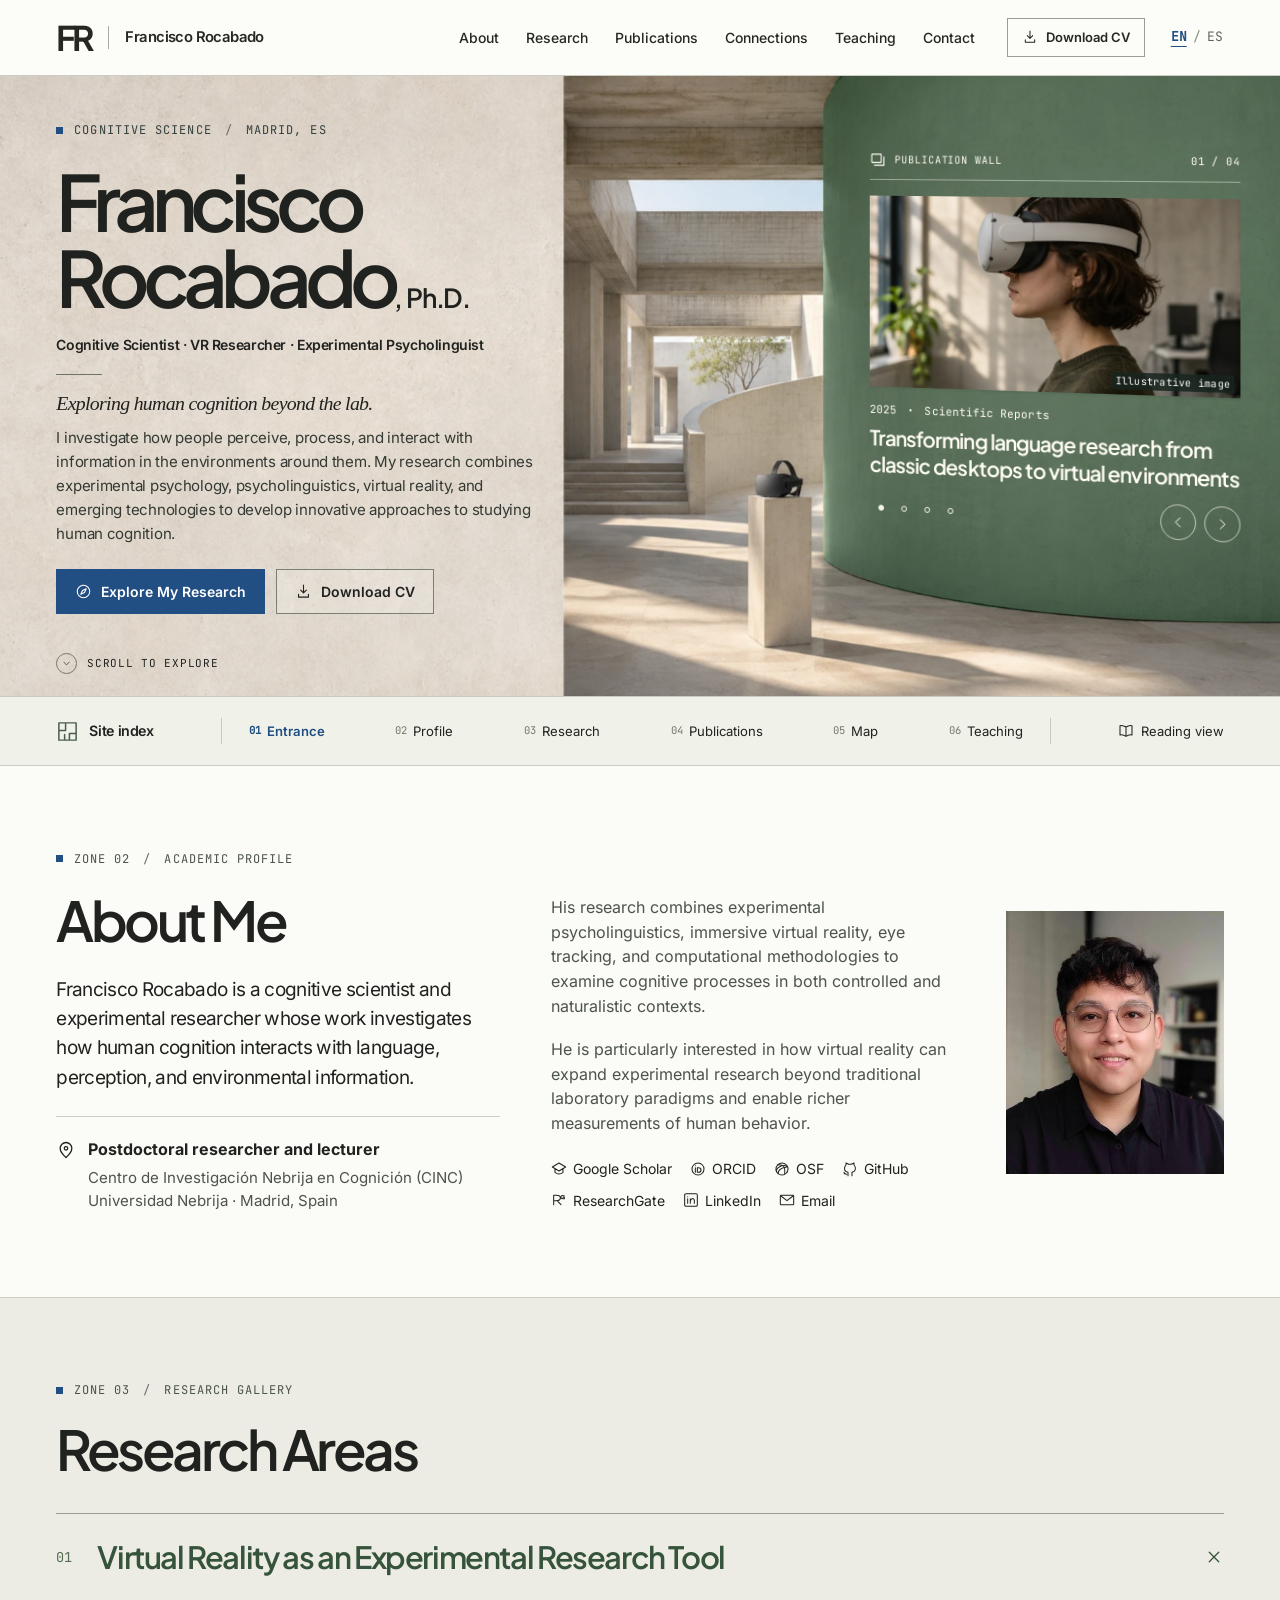
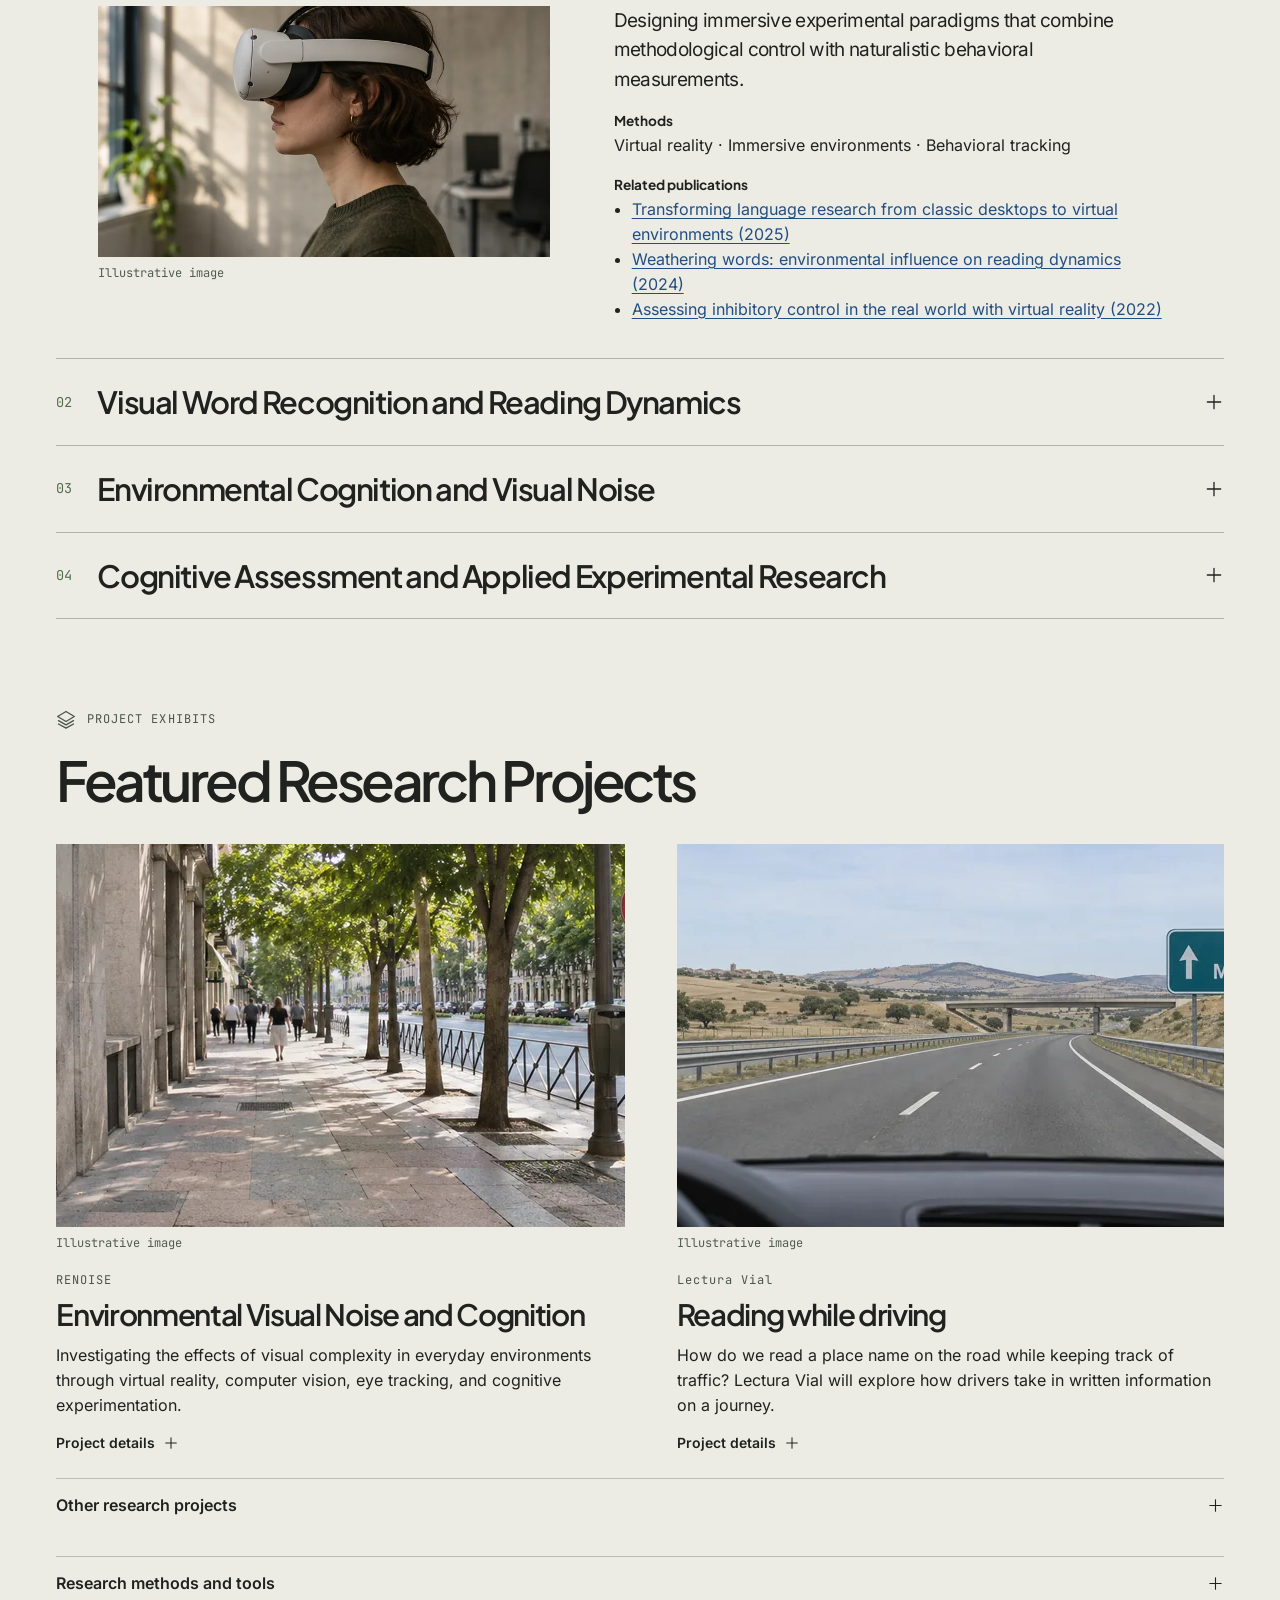
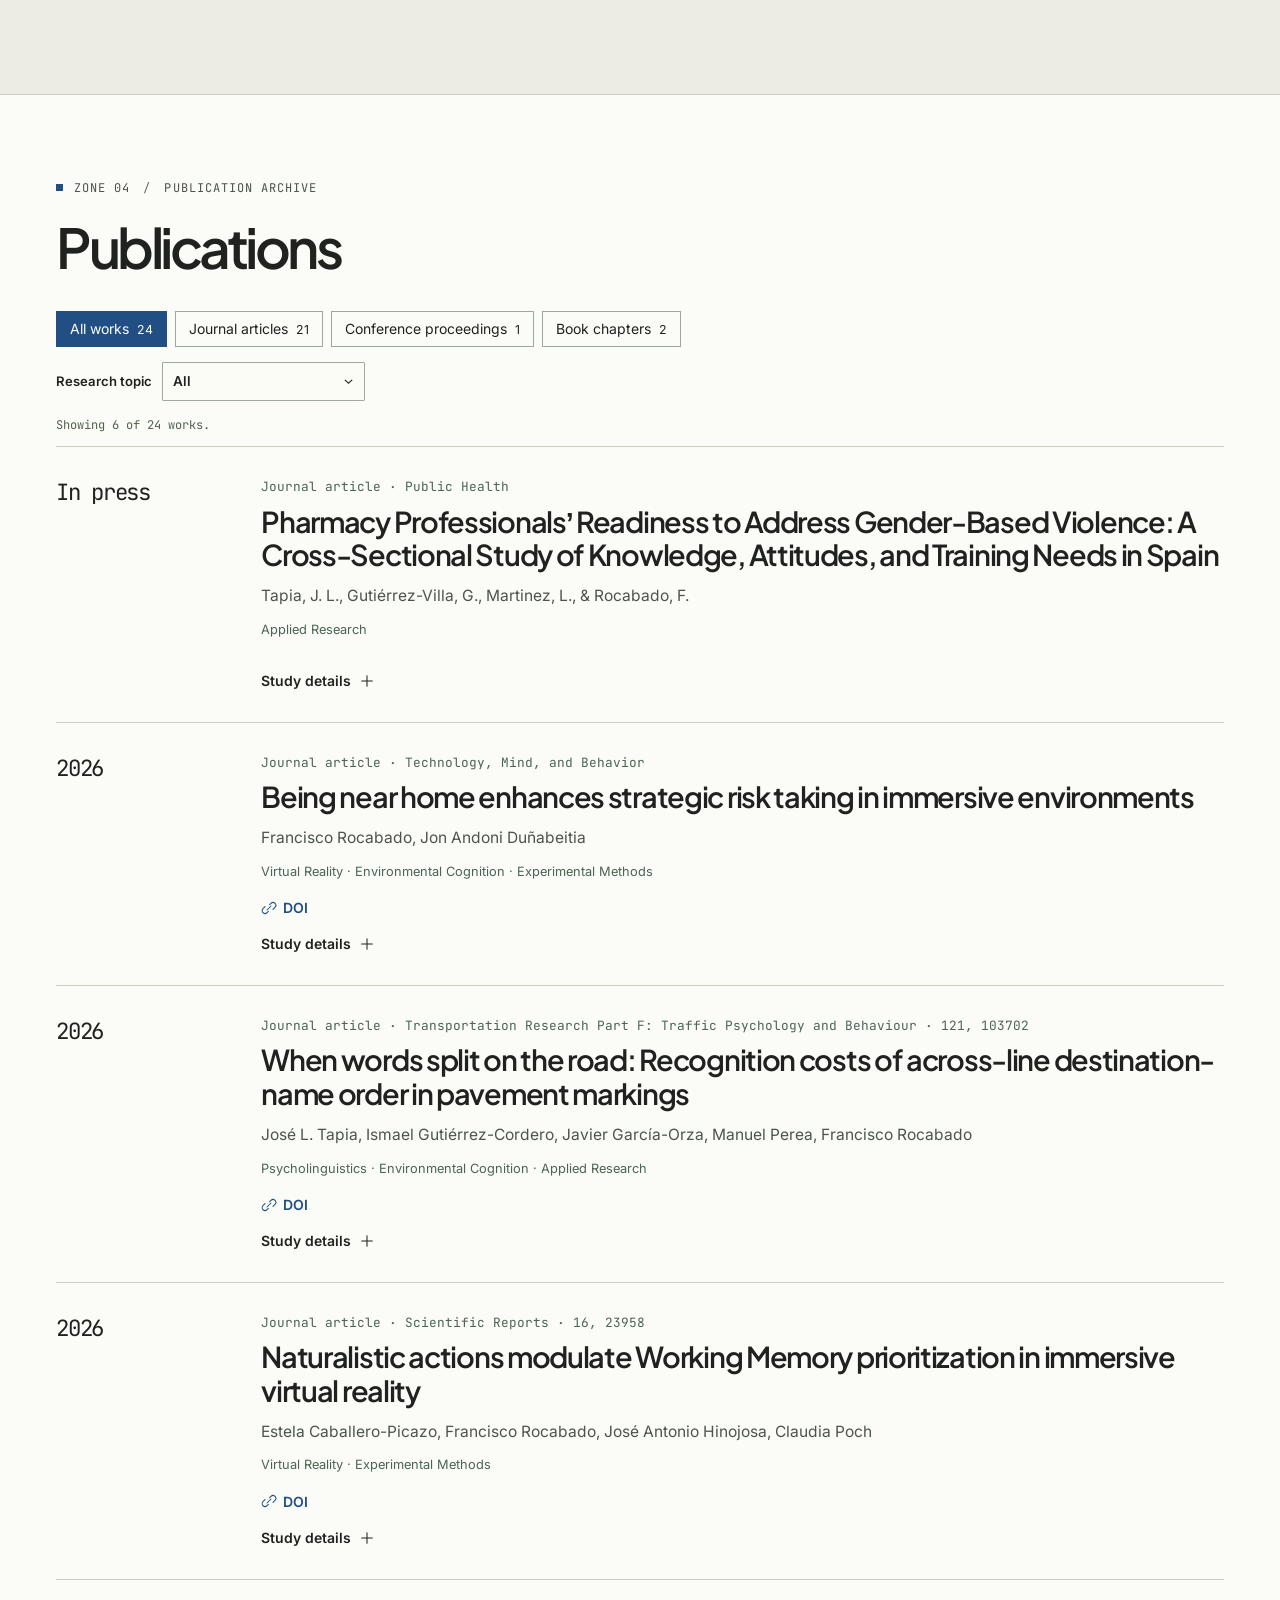
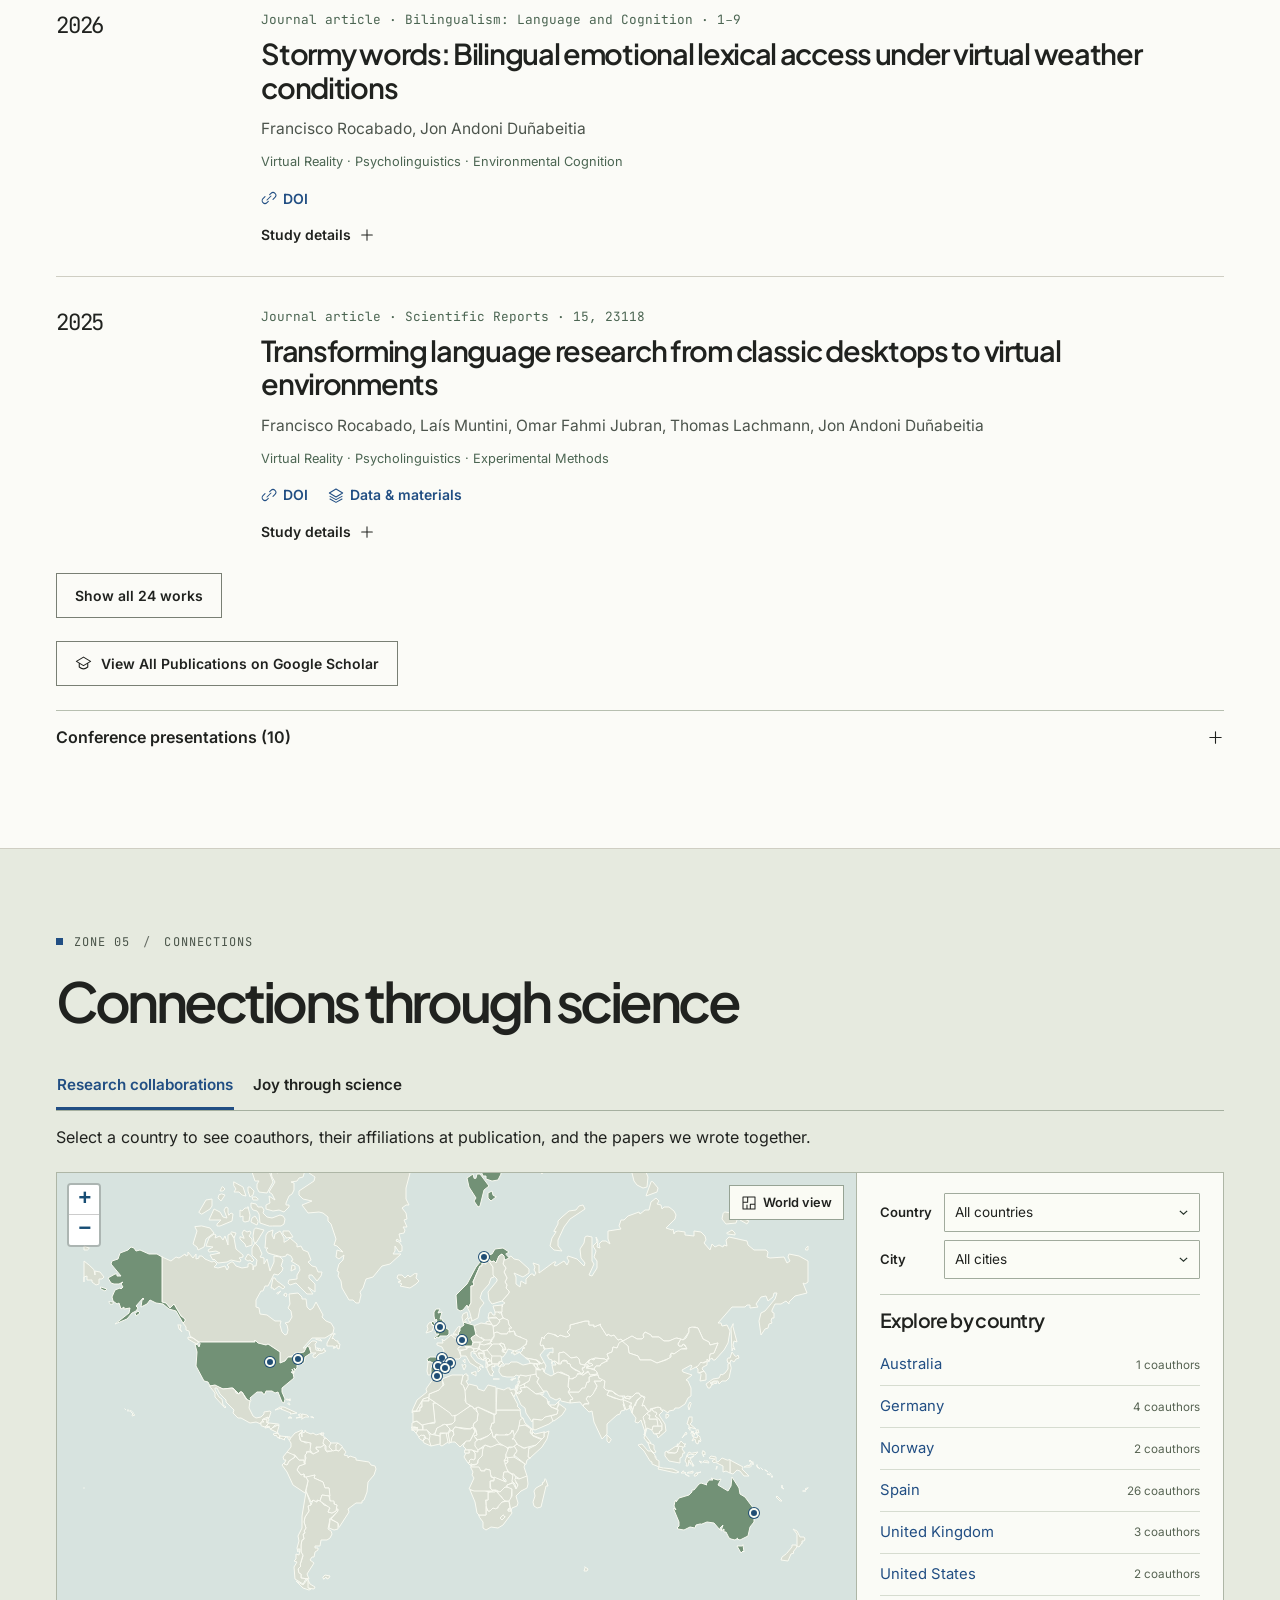
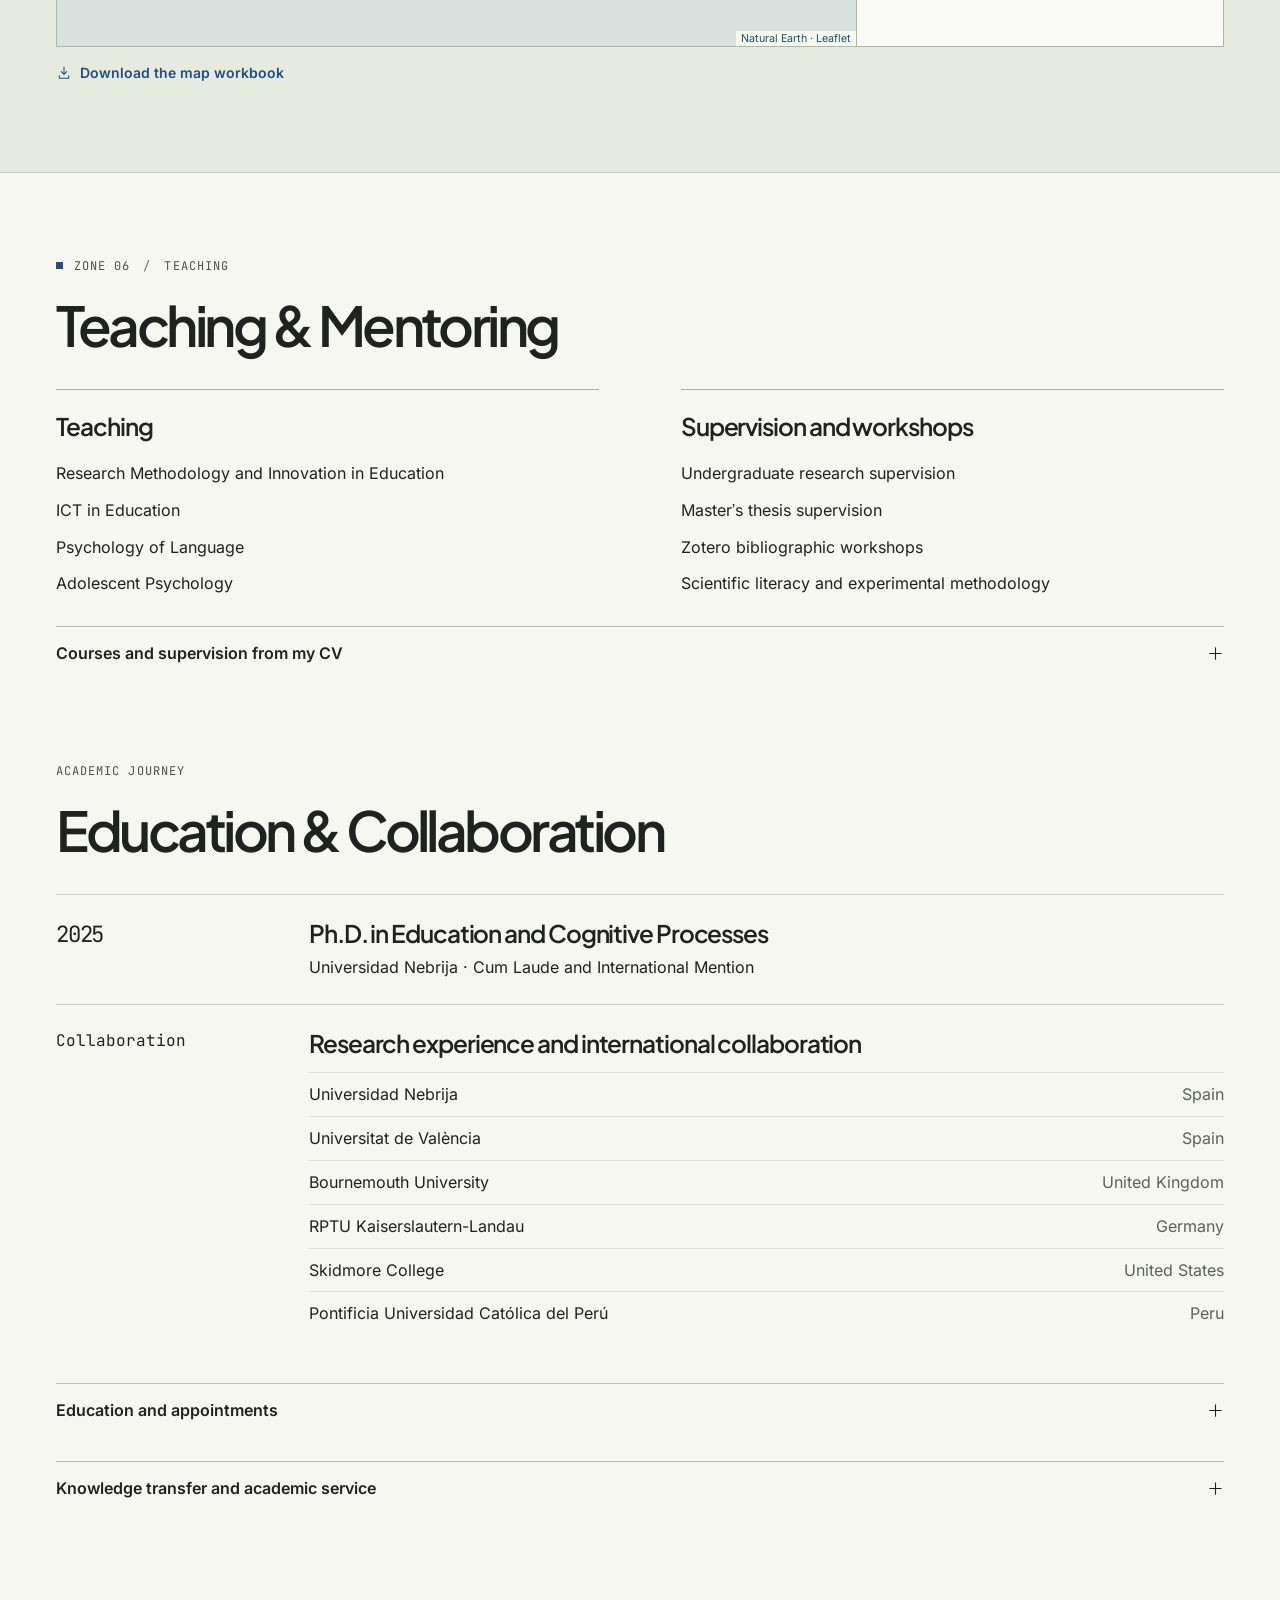
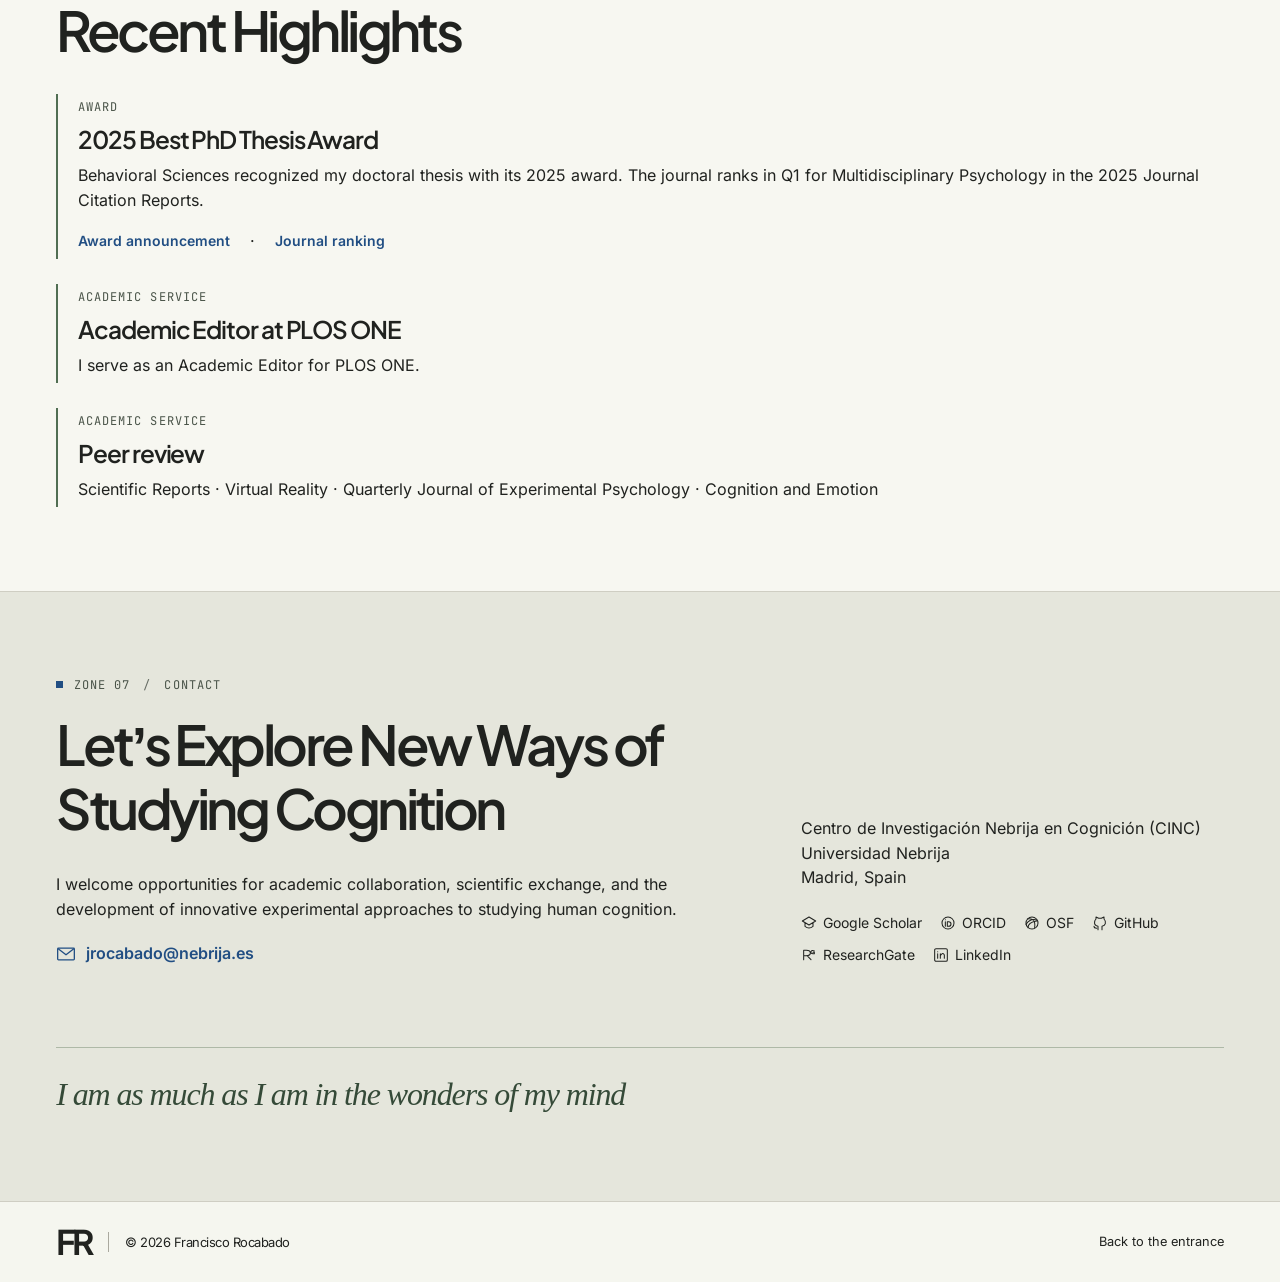
<file: index.html>
<!doctype html>
<html lang="en"><head><meta charset="utf-8"><meta name="viewport" content="width=device-width,initial-scale=1"><meta name="theme-color" content="#f7f6f1">
<title>Francisco Rocabado, Ph.D. — Academic Portfolio</title><meta name="description" content="Francisco Rocabado’s academic portfolio. Explore publications, teaching, and international collaborations in virtual reality, psycholinguistics, and environmental cognition.">
<link rel="canonical" href="https://francisco-rocabado-pavilion.frozenaster4.chatgpt.site/index.html">
<meta property="og:title" content="Francisco Rocabado · Academic Portfolio"><meta property="og:description" content="Francisco Rocabado’s academic portfolio. Explore publications, teaching, and international collaborations in virtual reality, psycholinguistics, and environmental cognition."><meta property="og:type" content="profile"><meta property="og:locale" content="en_GB"><meta property="og:image" content="https://francisco-rocabado-pavilion.frozenaster4.chatgpt.site/assets/pavilion.webp"><meta name="twitter:card" content="summary_large_image">
<link rel="alternate" hreflang="en" href="index.html"><link rel="alternate" hreflang="es" href="es.html"><link rel="icon" href="assets/favicon.svg" type="image/svg+xml"><link rel="preload" as="image" href="assets/pavilion.webp"><link rel="stylesheet" href="fonts.css"><link rel="stylesheet" href="assets/map/vendor/leaflet.css"><link rel="stylesheet" href="style.css"><link rel="stylesheet" href="connections.css">
<script type="application/ld+json">{"@context":"https://schema.org","@type":"Person","name":"Francisco Rocabado","jobTitle":"Postdoctoral researcher and lecturer","email":"jrocabado@nebrija.es","affiliation":{"@type":"CollegeOrUniversity","name":"Universidad Nebrija"},"sameAs":["https://scholar.google.es/citations?hl=es&user=ocK0iQYAAAAJ","https://orcid.org/0000-0002-4845-6950","https://osf.io/d3496/","https://github.com/f-rocabado","https://www.researchgate.net/profile/Francisco-Rocabado","https://es.linkedin.com/in/francisco-rocabado-94b303119"],"knowsAbout":["Cognitive science","Virtual reality","Experimental psycholinguistics","Environmental cognition"]}</script><script>(function(){try{var lng=localStorage.getItem('pavilion.language');if(lng&&lng!==document.documentElement.lang&&['en','es'].includes(lng)){location.replace((lng==='es'?'es.html':'index.html')+location.search+location.hash)}if(localStorage.getItem('pavilion.view')==='reading'){document.documentElement.classList.add('reading')}}catch(e){}document.documentElement.classList.add('js')})()</script></head>
<body><a class="skip" href="#main">Skip to main content</a>
<header class="site-header"><a class="brand" href="#entrance" aria-label="Francisco Rocabado, entrance"><strong>FR</strong><span>Francisco Rocabado</span></a>
<nav id="main-nav" class="main-nav" aria-label="Main navigation"><a href="#about">About</a><a href="#research">Research</a><a href="#publications">Publications</a><a href="#connections">Connections</a><a href="#teaching">Teaching</a><a href="#contact">Contact</a><a class="mobile-cv" href="assets/francisco-rocabado-cv-en.pdf" download><svg aria-hidden="true" focusable="false" class="icon " viewBox="0 0 24 24" fill="none" stroke="currentColor" stroke-width="1.55" stroke-linecap="round" stroke-linejoin="round"><path d="M12 3v11m-4-4 4 4 4-4M5 16v4h14v-4"/></svg>Download CV</a></nav>
<div class="nav-actions"><a class="header-cv" href="assets/francisco-rocabado-cv-en.pdf" download><svg aria-hidden="true" focusable="false" class="icon " viewBox="0 0 24 24" fill="none" stroke="currentColor" stroke-width="1.55" stroke-linecap="round" stroke-linejoin="round"><path d="M12 3v11m-4-4 4 4 4-4M5 16v4h14v-4"/></svg>Download CV</a><div class="lang" aria-label="Language"><a lang="en" hreflang="en" data-lang="en" href="index.html" aria-current="true">EN</a><span>/</span><a lang="es" hreflang="es" data-lang="es" href="es.html" >ES</a></div><button id="menu-button" aria-expanded="false" aria-controls="main-nav" aria-label="Navigation menu"><svg aria-hidden="true" focusable="false" class="icon " viewBox="0 0 24 24" fill="none" stroke="currentColor" stroke-width="1.55" stroke-linecap="round" stroke-linejoin="round"><path d="M3 7h18M3 12h18M3 17h18"/></svg><svg aria-hidden="true" focusable="false" class="icon " viewBox="0 0 24 24" fill="none" stroke="currentColor" stroke-width="1.55" stroke-linecap="round" stroke-linejoin="round"><path d="m5 5 14 14M19 5 5 19"/></svg></button></div></header>
<main id="main"><section id="entrance" class="hero" aria-label="Introduction">
<div class="space" aria-hidden="true"><div class="scene-plate"></div><div class="wall-tint"></div><div class="near-wall"></div><div class="pedestal"></div></div>
<div class="hero-copy"><div class="eyebrow hero-label"><i class="marker"></i>COGNITIVE SCIENCE<span class="slash">/</span> MADRID, ES</div>
<h1>Francisco<br><span class="surname">Rocabado<span class="degree">, Ph.D.</span></span></h1>
<p class="descriptor">Cognitive Scientist · VR Researcher · Experimental Psycholinguist</p><div class="intro-rule"></div><p class="hero-subtitle">Exploring human cognition beyond the lab.</p><p class="hero-summary">I investigate how people perceive, process, and interact with information in the environments around them. My research combines experimental psychology, psycholinguistics, virtual reality, and emerging technologies to develop innovative approaches to studying human cognition.</p>
<div class="hero-actions"><a class="button primary" href="#research"><svg aria-hidden="true" focusable="false" class="icon " viewBox="0 0 24 24" fill="none" stroke="currentColor" stroke-width="1.55" stroke-linecap="round" stroke-linejoin="round"><circle cx="12" cy="12" r="8.8"/><path d="m15.8 8.2-2.4 5.2-5.2 2.4 2.4-5.2z"/></svg>Explore My Research</a><a class="button secondary" href="assets/francisco-rocabado-cv-en.pdf" download><svg aria-hidden="true" focusable="false" class="icon " viewBox="0 0 24 24" fill="none" stroke="currentColor" stroke-width="1.55" stroke-linecap="round" stroke-linejoin="round"><path d="M12 3v11m-4-4 4 4 4-4M5 16v4h14v-4"/></svg>Download CV</a></div></div>
<div class="wall-position"><section class="wall-display" tabindex="0" aria-roledescription="carousel" aria-label="Publication projection wall">
<div class="wall-heading"><span><svg aria-hidden="true" focusable="false" class="icon " viewBox="0 0 24 24" fill="none" stroke="currentColor" stroke-width="1.55" stroke-linecap="round" stroke-linejoin="round"><rect x="3" y="4" width="14" height="12" rx=".7"/><path d="M7 20h14V8"/></svg>PUBLICATION WALL</span><span id="wall-count">01 / 04</span></div>
<div class="slide-viewport"><div class="slide-track"><article class="slide" id="wall-language-vr" aria-label="01 / 04"><a class="projection-link" href="#pub-language-vr" data-pub="language-vr"><div class="projection-image "><img src="assets/exhibit-vr.webp" alt="Illustration of a participant wearing a virtual reality headset in a research setting" width="766" height="510" fetchpriority="high"><span class="image-type">Illustrative image</span></div><div class="slide-meta">2025 <b>·</b> Scientific Reports</div><h2>Transforming language research from classic desktops to virtual environments</h2></a></article><article class="slide" id="wall-road-markings" aria-label="02 / 04"><a class="projection-link" href="#pub-road-markings" data-pub="road-markings"><div class="projection-image "><img src="assets/project-lectura-vial.webp" alt="Illustrative view of road signs through a windscreen" width="766" height="510" loading="lazy"><span class="image-type">Illustrative image</span></div><div class="slide-meta">2026 <b>·</b> Transportation Research Part F: Traffic Psychology and Behaviour</div><h2>When words split on the road</h2></a></article><article class="slide" id="wall-weathering-words" aria-label="03 / 04"><a class="projection-link" href="#pub-weathering-words" data-pub="weathering-words"><div class="projection-image original-figure"><img src="assets/weather-figure.webp" alt="Published participant views of the sunny and rainy reading environments. Figure 2, Rocabado et al. (2024), CC BY 4.0." width="766" height="510" loading="lazy"><span class="image-type">Published figure 2</span></div><div class="slide-meta">2024 <b>·</b> Frontiers in Psychology</div><h2>Weathering words: environmental influence on reading dynamics</h2></a></article><article class="slide" id="wall-emoji-processing" aria-label="04 / 04"><a class="projection-link" href="#pub-emoji-processing" data-pub="emoji-processing"><div class="projection-image "><img src="assets/exhibit-words.webp" alt="Illustrative reading stimulus with type and an emoji" width="766" height="510" loading="lazy"><span class="image-type">Illustrative image</span></div><div class="slide-meta">2023 <b>·</b> Computers in Human Behavior</div><h2>Exploring the (lack of) facilitative effect of emoji for word processing</h2></a></article></div></div>
<div class="slide-controls"><div class="dots"><a href="#wall-language-vr" role="button" aria-label="Show publication 1" aria-current="true" data-slide="0"><i></i></a><a href="#wall-road-markings" role="button" aria-label="Show publication 2"  data-slide="1"><i></i></a><a href="#wall-weathering-words" role="button" aria-label="Show publication 3"  data-slide="2"><i></i></a><a href="#wall-emoji-processing" role="button" aria-label="Show publication 4"  data-slide="3"><i></i></a></div><div class="arrows"><button data-move="-1" aria-label="Previous publication"><svg aria-hidden="true" focusable="false" class="icon prev" viewBox="0 0 24 24" fill="none" stroke="currentColor" stroke-width="1.55" stroke-linecap="round" stroke-linejoin="round"><path d="m9 5 7 7-7 7"/></svg></button><button data-move="1" aria-label="Next publication"><svg aria-hidden="true" focusable="false" class="icon " viewBox="0 0 24 24" fill="none" stroke="currentColor" stroke-width="1.55" stroke-linecap="round" stroke-linejoin="round"><path d="m9 5 7 7-7 7"/></svg></button></div></div>
<span class="sr" aria-live="polite" id="wall-status"></span></section></div>
<a href="#about" class="scroll-cue"><svg aria-hidden="true" focusable="false" class="icon " viewBox="0 0 24 24" fill="none" stroke="currentColor" stroke-width="1.55" stroke-linecap="round" stroke-linejoin="round"><path d="m6 9 6 6 6-6"/></svg><span>SCROLL TO EXPLORE</span></a>
</section>
<div class="directory" id="site-index"><div class="directory-title"><svg aria-hidden="true" focusable="false" class="icon " viewBox="0 0 24 24" fill="none" stroke="currentColor" stroke-width="1.55" stroke-linecap="round" stroke-linejoin="round"><path d="M3 3h18v18H3zm0 8h7V3m4 18v-7h7M9 15v6"/></svg><span>Site index</span></div>
<nav aria-label="Portfolio sections"><a href="#entrance" aria-current="location"><small>01</small>Entrance</a><a href="#about" ><small>02</small>Profile</a><a href="#research" ><small>03</small>Research</a><a href="#publications" ><small>04</small>Publications</a><a href="#connections" ><small>05</small>Map</a><a href="#teaching" ><small>06</small>Teaching</a></nav>
<button id="view-toggle" aria-pressed="false" data-reading="Reading view" data-spatial="Spatial view"><svg aria-hidden="true" focusable="false" class="icon " viewBox="0 0 24 24" fill="none" stroke="currentColor" stroke-width="1.55" stroke-linecap="round" stroke-linejoin="round"><path d="M3 4c3-1 6 0 9 2 3-2 6-3 9-2v14c-3-1-6 0-9 2-3-2-6-3-9-2zM12 6v14"/></svg><span>Reading view</span></button></div>
<section id="about" class="zone light-zone"><div class="inner"><div class="section-top"><div class="eyebrow"><i class="marker"></i>ZONE 02 <span class="slash">/</span> ACADEMIC PROFILE</div></div>
<div class="about-layout"><div class="about-intro"><h2>About Me</h2><p class="lead">Francisco Rocabado is a cognitive scientist and experimental researcher whose work investigates how human cognition interacts with language, perception, and environmental information.</p><div class="affiliation"><svg aria-hidden="true" focusable="false" class="icon " viewBox="0 0 24 24" fill="none" stroke="currentColor" stroke-width="1.55" stroke-linecap="round" stroke-linejoin="round"><path d="M19 10c0 5-7 11-7 11s-7-6-7-11a7 7 0 1 1 14 0Z"/><circle cx="12" cy="10" r="2.1"/></svg><div><strong>Postdoctoral researcher and lecturer</strong><span>Centro de Investigación Nebrija en Cognición (CINC)<br>Universidad Nebrija · Madrid, Spain</span></div></div></div>
<div class="about-copy"><p>His research combines experimental psycholinguistics, immersive virtual reality, eye tracking, and computational methodologies to examine cognitive processes in both controlled and naturalistic contexts.</p><p>He is particularly interested in how virtual reality can expand experimental research beyond traditional laboratory paradigms and enable richer measurements of human behavior.</p><div class="profiles"><a class="profile-link" href="https://scholar.google.es/citations?hl=es&amp;user=ocK0iQYAAAAJ" target="_blank" rel="noopener noreferrer"><svg aria-hidden="true" focusable="false" class="icon " viewBox="0 0 24 24" fill="none" stroke="currentColor" stroke-width="1.55" stroke-linecap="round" stroke-linejoin="round"><path d="m2 9 10-6 10 6-10 6zM6 12v5q6 5 12 0v-5"/></svg>Google Scholar</a><a class="profile-link" href="https://orcid.org/0000-0002-4845-6950" target="_blank" rel="noopener noreferrer"><svg aria-hidden="true" focusable="false" class="icon " viewBox="0 0 24 24" fill="none" stroke="currentColor" stroke-width="1.55" stroke-linecap="round" stroke-linejoin="round"><circle cx="12" cy="12" r="9"/><path d="M8 10v7m3-7h2a3.5 3.5 0 0 1 0 7h-2zM8 7h.1"/></svg>ORCID</a><a class="profile-link" href="https://osf.io/d3496/" target="_blank" rel="noopener noreferrer"><svg aria-hidden="true" focusable="false" class="icon " viewBox="0 0 24 24" fill="none" stroke="currentColor" stroke-width="1.55" stroke-linecap="round" stroke-linejoin="round"><circle cx="12" cy="12" r="9"/><path d="M5 6q13-2 11 13M3 14q7-10 17-6M6 19q0-8 13-10"/></svg>OSF</a><a class="profile-link" href="https://github.com/f-rocabado" target="_blank" rel="noopener noreferrer"><svg aria-hidden="true" focusable="false" class="icon " viewBox="0 0 24 24" fill="none" stroke="currentColor" stroke-width="1.55" stroke-linecap="round" stroke-linejoin="round"><path d="M7 20c-3 0-4-2-4-3m6 5v-5c-4-1-6-3-5-7 0-2 1-3 2-4V3l4 2h4l4-2v3c2 2 3 4 2 7-.6 2-2.5 3.5-5 4v5"/></svg>GitHub</a><a class="profile-link" href="https://www.researchgate.net/profile/Francisco-Rocabado" target="_blank" rel="noopener noreferrer"><svg aria-hidden="true" focusable="false" class="icon " viewBox="0 0 24 24" fill="none" stroke="currentColor" stroke-width="1.55" stroke-linecap="round" stroke-linejoin="round"><path d="M4 19V5h4q6 0 6 4t-6 4H4m5 0 6 6m5-13q-4-2-5 1t3 3h2v-2h-2"/></svg>ResearchGate</a><a class="profile-link" href="https://es.linkedin.com/in/francisco-rocabado-94b303119" target="_blank" rel="noopener noreferrer"><svg aria-hidden="true" focusable="false" class="icon " viewBox="0 0 24 24" fill="none" stroke="currentColor" stroke-width="1.55" stroke-linecap="round" stroke-linejoin="round"><rect x="2.5" y="2.5" width="19" height="19" rx="2"/><path d="M7 10v7m0-10h.1M11 17v-7m0 3q4-6 6-1v5"/></svg>LinkedIn</a><a class="profile-link" href="mailto:jrocabado@nebrija.es"><svg aria-hidden="true" focusable="false" class="icon " viewBox="0 0 24 24" fill="none" stroke="currentColor" stroke-width="1.55" stroke-linecap="round" stroke-linejoin="round"><rect x="2" y="5" width="20" height="14" rx="1"/><path d="m3 6 9 7 9-7"/></svg>Email</a></div></div>
<figure class="portrait"><img src="assets/profile_FR.jpeg" loading="lazy" alt="Francisco Rocabado"></figure></div></div></section>
<section id="research" class="zone research-zone"><div class="inner"><div class="eyebrow"><i class="marker"></i>ZONE 03 <span class="slash">/</span> RESEARCH GALLERY</div><h2>Research Areas</h2><div class="research-lines"><details class="research-item" id="area-vr" open><summary><span class="line-no mono">01</span><h3>Virtual Reality as an Experimental Research Tool</h3><svg aria-hidden="true" focusable="false" class="icon " viewBox="0 0 24 24" fill="none" stroke="currentColor" stroke-width="1.55" stroke-linecap="round" stroke-linejoin="round"><path d="M4 12h16M12 4v16"/></svg></summary><div class="area-content"><figure><a class="research-display" href="#pub-language-vr" data-pub="language-vr" aria-label="Transforming language research from classic desktops to virtual environments"><img loading="lazy" src="assets/exhibit-vr.webp" alt="Virtual Reality as an Experimental Research Tool"></a><figcaption>Illustrative image</figcaption></figure><div><p class="lead">Designing immersive experimental paradigms that combine methodological control with naturalistic behavioral measurements.</p><h4>Methods</h4><p>Virtual reality · Immersive environments · Behavioral tracking</p><h4>Related publications</h4><ul><li><a href="#pub-language-vr">Transforming language research from classic desktops to virtual environments (2025)</a></li><li><a href="#pub-weathering-words">Weathering words: environmental influence on reading dynamics (2024)</a></li><li><a href="#pub-inhibitory-control">Assessing inhibitory control in the real world with virtual reality (2022)</a></li></ul></div></div></details><details class="research-item" id="area-reading" ><summary><span class="line-no mono">02</span><h3>Visual Word Recognition and Reading Dynamics</h3><svg aria-hidden="true" focusable="false" class="icon " viewBox="0 0 24 24" fill="none" stroke="currentColor" stroke-width="1.55" stroke-linecap="round" stroke-linejoin="round"><path d="M4 12h16M12 4v16"/></svg></summary><div class="area-content"><figure><a class="research-display" href="#pub-weathering-words" data-pub="weathering-words" aria-label="Weathering words: environmental influence on reading dynamics"><img loading="lazy" src="assets/exhibit-words.webp" alt="Visual Word Recognition and Reading Dynamics"></a><figcaption>Illustrative image</figcaption></figure><div><p class="lead">Investigating visual word recognition, lexical processing, orthographic information, and the effects of environmental context on reading behavior.</p><h4>Methods</h4><p>Lexical decision · Reading tasks · Eye tracking</p><h4>Related publications</h4><ul><li><a href="#pub-weathering-words">Weathering words: environmental influence on reading dynamics (2024)</a></li><li><a href="#pub-emoji-processing">Exploring the (lack of) facilitative effect of emoji for word processing (2023)</a></li></ul></div></div></details><details class="research-item" id="area-noise" ><summary><span class="line-no mono">03</span><h3>Environmental Cognition and Visual Noise</h3><svg aria-hidden="true" focusable="false" class="icon " viewBox="0 0 24 24" fill="none" stroke="currentColor" stroke-width="1.55" stroke-linecap="round" stroke-linejoin="round"><path d="M4 12h16M12 4v16"/></svg></summary><div class="area-content"><figure><a class="research-display" href="#pub-weathering-words" data-pub="weathering-words" aria-label="Weathering words: environmental influence on reading dynamics"><img loading="lazy" src="assets/project-renoise.webp" alt="Environmental Cognition and Visual Noise"></a><figcaption>Illustrative image</figcaption></figure><div><p class="lead">Studying how environmental complexity and visual information influence attention, perception, memory, and cognitive performance.</p><h4>Methods</h4><p>360° environments · Mobile eye tracking · YOLO · SAM2 · OpenCV</p><h4>Related publications</h4><ul><li><a href="#pub-weathering-words">Weathering words: environmental influence on reading dynamics (2024)</a></li></ul><a class="text-link" href="#project-renoise">Related project · RENOISE</a></div></div></details><details class="research-item" id="area-assessment" ><summary><span class="line-no mono">04</span><h3>Cognitive Assessment and Applied Experimental Research</h3><svg aria-hidden="true" focusable="false" class="icon " viewBox="0 0 24 24" fill="none" stroke="currentColor" stroke-width="1.55" stroke-linecap="round" stroke-linejoin="round"><path d="M4 12h16M12 4v16"/></svg></summary><div class="area-content"><figure><a class="research-display" href="#pub-inhibitory-control" data-pub="inhibitory-control" aria-label="Assessing inhibitory control in the real world with virtual reality"><img loading="lazy" src="assets/exhibit-assessment.webp" alt="Cognitive Assessment and Applied Experimental Research"></a><figcaption>Illustrative image</figcaption></figure><div><p class="lead">Developing experimental methods to investigate cognition across contexts and populations, with an emphasis on ecological validity and meaningful behavioral measurement.</p><h4>Methods</h4><p>Behavioral assessment · Inhibitory control · Ecological validity</p><h4>Related publications</h4><ul><li><a href="#pub-inhibitory-control">Assessing inhibitory control in the real world with virtual reality (2022)</a></li></ul></div></div></details></div>
<div class="project-heading"><div class="eyebrow"><svg aria-hidden="true" focusable="false" class="icon " viewBox="0 0 24 24" fill="none" stroke="currentColor" stroke-width="1.55" stroke-linecap="round" stroke-linejoin="round"><path d="m12 3 10 6-10 6L2 9zm-9 11 9 5 9-5m-18 4 9 5 9-5"/></svg>PROJECT EXHIBITS</div><h2>Featured Research Projects</h2></div>
<div class="project-list"><article id="project-renoise" class="project"><figure><img src="assets/project-renoise.webp" loading="lazy" width="1152" height="383" alt="Illustrative streetscape with competing visual features"><figcaption>Illustrative image</figcaption></figure><div><span class="eyebrow">RENOISE</span><h3>Environmental Visual Noise and Cognition</h3><p>Investigating the effects of visual complexity in everyday environments through virtual reality, computer vision, eye tracking, and cognitive experimentation.</p><details><summary>Project details <svg aria-hidden="true" focusable="false" class="icon " viewBox="0 0 24 24" fill="none" stroke="currentColor" stroke-width="1.55" stroke-linecap="round" stroke-linejoin="round"><path d="M4 12h16M12 4v16"/></svg></summary><p>Everyday scenes bring together many competing sources of visual information. RENOISE uses 360-degree environments and mobile eye tracking to study what people look at. Computer vision tools including YOLO, SAM2, and OpenCV support the analysis of those environments.</p></details></div></article><article id="project-lectura-vial" class="project"><figure><img src="assets/project-lectura-vial.webp" loading="lazy" width="1152" height="383" alt="Illustrative view of road signage from a vehicle"><figcaption>Illustrative image</figcaption></figure><div><span class="eyebrow">Lectura Vial</span><h3>Reading while driving</h3><p>How do we read a place name on the road while keeping track of traffic? Lectura Vial will explore how drivers take in written information on a journey.</p><details><summary>Project details <svg aria-hidden="true" focusable="false" class="icon " viewBox="0 0 24 24" fill="none" stroke="currentColor" stroke-width="1.55" stroke-linecap="round" stroke-linejoin="round"><path d="M4 12h16M12 4v16"/></svg></summary><p>A driver may have only a moment to read a sign or a word painted on the pavement. The project will examine reading under those everyday demands. A related paper asks how the order of a destination name split across two lines affects recognition.</p><p><a class="text-link" href="#pub-road-markings">Related paper · When words split on the road: Recognition costs of across-line destination-name order in pavement markings</a></p></details></div></article></div>
<details class="cv-disclosure"><summary>Other research projects<svg aria-hidden="true" focusable="false" class="icon " viewBox="0 0 24 24" fill="none" stroke="currentColor" stroke-width="1.55" stroke-linecap="round" stroke-linejoin="round"><path d="M4 12h16M12 4v16"/></svg></summary><ol class="cv-list"><li><div class="cv-meta">2025–2029 · PID2024-161331NB-I00</div><h4>Reading with noise and reading as noise: Effects in deliberate and incidental reading</h4><p>Research team member, provisional award decision</p></li><li><div class="cv-meta">2021–2024 · </div><h4>Word reading in multilingual real-life contexts (WOREAD)</h4><p>Work team member</p></li><li><div class="cv-meta">2022–2023 · </div><h4>The impact of rare childhood diseases on families and their social environment (ISERI)</h4><p>Work team member</p></li><li><div class="cv-meta">2020–2022 · RED2018-102615-T</div><h4>Albert Costa network on foreign-language effects related to acculturation (ACELERA)</h4><p>Research team member</p></li><li><div class="cv-meta">2019–2021 · PGC2018-097145-B-I00</div><h4>Incidental Vocabulary Learning Across Contexts and Modalities in Bilinguals (INVOLE)</h4><p>Work team member</p></li></ol></details><details class="cv-disclosure"><summary>Research methods and tools<svg aria-hidden="true" focusable="false" class="icon " viewBox="0 0 24 24" fill="none" stroke="currentColor" stroke-width="1.55" stroke-linecap="round" stroke-linejoin="round"><path d="M4 12h16M12 4v16"/></svg></summary><dl class="tool-list"><div><dt>Virtual reality</dt><dd>WorldViz Vizard · SightLab VR · Immersive experiment development · Behavioral tracking</dd></div><div><dt>Programming and analysis</dt><dd>R · Python · Mixed effects models · Simulation-based power analysis · Data visualization · Reproducible analysis</dd></div><div><dt>Eye tracking and computer vision</dt><dd>Eye tracking analysis · Gaze behavior · OpenCV · YOLO · SAM2 · Environmental visual analysis</dd></div><div><dt>Experimental platforms</dt><dd>PsychoPy · Pavlovia · Behavioral experimental paradigms</dd></div></dl></details></div></section>
<section id="publications" class="zone paper-zone"><div class="inner"><div class="eyebrow"><i class="marker"></i>ZONE 04 <span class="slash">/</span> PUBLICATION ARCHIVE</div><h2>Publications</h2><div class="archive-controls"><div class="kind-buttons" role="group" aria-label="Publication type"><button data-kind-filter="all" aria-pressed="true">All works <span>24</span></button><button data-kind-filter="article" aria-pressed="false">Journal articles <span>21</span></button><button data-kind-filter="proceedings" aria-pressed="false">Conference proceedings <span>1</span></button><button data-kind-filter="chapter" aria-pressed="false">Book chapters <span>2</span></button></div><label class="topic-picker">Research topic <select id="topic-filter"><option value="all">All</option><option value="vr">Virtual Reality</option><option value="language">Psycholinguistics</option><option value="environment">Environmental Cognition</option><option value="methods">Experimental Methods</option><option value="applied">Applied Research</option></select></label></div><p id="results" aria-live="polite"></p><div class="records"><article id="pub-pharmacy-readiness" class="pub-record" data-kind="article" data-topics="applied"><div class="pub-year">In press</div><div class="pub-body"><div class="journal mono">Journal article · Public Health</div><h3 lang="en">Pharmacy Professionals’ Readiness to Address Gender-Based Violence: A Cross-Sectional Study of Knowledge, Attitudes, and Training Needs in Spain</h3><p class="authors">Tapia, J. L., Gutiérrez-Villa, G., Martinez, L., &amp; Rocabado, F.</p><p class="pub-topics">Applied Research</p><div class="resources"></div><details class="publication-details"><summary>Study details <svg aria-hidden="true" focusable="false" class="icon " viewBox="0 0 24 24" fill="none" stroke="currentColor" stroke-width="1.55" stroke-linecap="round" stroke-linejoin="round"><path d="M4 12h16M12 4v16"/></svg></summary><p>This cross-sectional study examines how prepared pharmacy professionals in Spain are to respond to gender-based violence. It considers their knowledge, attitudes and training needs.</p><p class="pub-topics">In press according to the author’s CV.</p></details></div></article><article id="pub-risk-near-home" class="pub-record" data-kind="article" data-topics="vr environment methods"><div class="pub-year">2026</div><div class="pub-body"><div class="journal mono">Journal article · Technology, Mind, and Behavior</div><h3 lang="en">Being near home enhances strategic risk taking in immersive environments</h3><p class="authors">Francisco Rocabado, Jon Andoni Duñabeitia</p><p class="pub-topics">Virtual Reality · Environmental Cognition · Experimental Methods</p><div class="resources"><a class="" href="https://doi.org/10.1037/tmb0000216" target="_blank" rel="noopener noreferrer"><svg aria-hidden="true" focusable="false" class="icon " viewBox="0 0 24 24" fill="none" stroke="currentColor" stroke-width="1.55" stroke-linecap="round" stroke-linejoin="round"><path d="M9 15l6-6m-2-2 2-2a4 4 0 0 1 6 6l-3 3m-7 3-2 2a4 4 0 0 1-6-6l3-3"/></svg> DOI</a></div><details class="publication-details"><summary>Study details <svg aria-hidden="true" focusable="false" class="icon " viewBox="0 0 24 24" fill="none" stroke="currentColor" stroke-width="1.55" stroke-linecap="round" stroke-linejoin="round"><path d="M4 12h16M12 4v16"/></svg></summary><p>Twenty-five participants inflated virtual balloons for points in two panoramic scenes, one showing the entrance to their own home and one showing an unfamiliar location. They earned more points in the familiar setting on trials in which balloons could withstand more pumps before bursting.</p><p class="study-source"><a class="" href="https://jonandoni.com/wp-content/uploads/2026/07/Being-near-home-ms-accepted.pdf" target="_blank" rel="noopener noreferrer">Study source</a></p></details></div></article><article id="pub-road-markings" class="pub-record" data-kind="article" data-topics="language environment applied"><div class="pub-year">2026</div><div class="pub-body"><div class="journal mono">Journal article · Transportation Research Part F: Traffic Psychology and Behaviour · 121, 103702</div><h3 lang="en">When words split on the road: Recognition costs of across-line destination-name order in pavement markings</h3><p class="authors">José L. Tapia, Ismael Gutiérrez-Cordero, Javier García-Orza, Manuel Perea, Francisco Rocabado</p><p class="pub-topics">Psycholinguistics · Environmental Cognition · Applied Research</p><div class="resources"><a class="" href="https://doi.org/10.1016/j.trf.2026.103702" target="_blank" rel="noopener noreferrer"><svg aria-hidden="true" focusable="false" class="icon " viewBox="0 0 24 24" fill="none" stroke="currentColor" stroke-width="1.55" stroke-linecap="round" stroke-linejoin="round"><path d="M9 15l6-6m-2-2 2-2a4 4 0 0 1 6 6l-3 3m-7 3-2 2a4 4 0 0 1-6-6l3-3"/></svg> DOI</a></div><details class="publication-details"><summary>Study details <svg aria-hidden="true" focusable="false" class="icon " viewBox="0 0 24 24" fill="none" stroke="currentColor" stroke-width="1.55" stroke-linecap="round" stroke-linejoin="round"><path d="M4 12h16M12 4v16"/></svg></summary><p>Two experiments presented Spanish city names split across two lines of road markings. Participants recognized names faster when the first fragment appeared above the second, both on a plain asphalt background and in a realistic road scene.</p></details></div></article><article id="pub-actions-working-memory" class="pub-record" data-kind="article" data-topics="vr methods"><div class="pub-year">2026</div><div class="pub-body"><div class="journal mono">Journal article · Scientific Reports · 16, 23958</div><h3 lang="en">Naturalistic actions modulate Working Memory prioritization in immersive virtual reality</h3><p class="authors">Estela Caballero-Picazo, Francisco Rocabado, José Antonio Hinojosa, Claudia Poch</p><p class="pub-topics">Virtual Reality · Experimental Methods</p><div class="resources"><a class="" href="https://doi.org/10.1038/s41598-026-54299-1" target="_blank" rel="noopener noreferrer"><svg aria-hidden="true" focusable="false" class="icon " viewBox="0 0 24 24" fill="none" stroke="currentColor" stroke-width="1.55" stroke-linecap="round" stroke-linejoin="round"><path d="M9 15l6-6m-2-2 2-2a4 4 0 0 1 6 6l-3 3m-7 3-2 2a4 4 0 0 1-6-6l3-3"/></svg> DOI</a></div><details class="publication-details"><summary>Study details <svg aria-hidden="true" focusable="false" class="icon " viewBox="0 0 24 24" fill="none" stroke="currentColor" stroke-width="1.55" stroke-linecap="round" stroke-linejoin="round"><path d="M4 12h16M12 4v16"/></svg></summary><p>In a virtual memory task, participants responded by moving an object or pressing a button. Moving the object yielded more accurate responses only when a spatial cue had correctly indicated which item would be tested.</p></details></div></article><article id="pub-stormy-words" class="pub-record" data-kind="article" data-topics="vr language environment"><div class="pub-year">2026</div><div class="pub-body"><div class="journal mono">Journal article · Bilingualism: Language and Cognition · 1–9</div><h3 lang="en">Stormy words: Bilingual emotional lexical access under virtual weather conditions</h3><p class="authors">Francisco Rocabado, Jon Andoni Duñabeitia</p><p class="pub-topics">Virtual Reality · Psycholinguistics · Environmental Cognition</p><div class="resources"><a class="" href="https://doi.org/10.1017/S1366728926101382" target="_blank" rel="noopener noreferrer"><svg aria-hidden="true" focusable="false" class="icon " viewBox="0 0 24 24" fill="none" stroke="currentColor" stroke-width="1.55" stroke-linecap="round" stroke-linejoin="round"><path d="M9 15l6-6m-2-2 2-2a4 4 0 0 1 6 6l-3 3m-7 3-2 2a4 4 0 0 1-6-6l3-3"/></svg> DOI</a></div><details class="publication-details"><summary>Study details <svg aria-hidden="true" focusable="false" class="icon " viewBox="0 0 24 24" fill="none" stroke="currentColor" stroke-width="1.55" stroke-linecap="round" stroke-linejoin="round"><path d="M4 12h16M12 4v16"/></svg></summary><p>Forty Spanish–English bilinguals identified the language of words in sunny and rainy virtual scenes. Responses were faster for negative, high-arousal words than for neutral, low-arousal words. Rain slowed responses across languages.</p></details></div></article><article id="pub-language-vr" class="pub-record" data-kind="article" data-topics="vr language methods"><div class="pub-year">2025</div><div class="pub-body"><div class="journal mono">Journal article · Scientific Reports · 15, 23118</div><h3 lang="en">Transforming language research from classic desktops to virtual environments</h3><p class="authors">Francisco Rocabado, Laís Muntini, Omar Fahmi Jubran, Thomas Lachmann, Jon Andoni Duñabeitia</p><p class="pub-topics">Virtual Reality · Psycholinguistics · Experimental Methods</p><div class="resources"><a class="" href="https://doi.org/10.1038/s41598-025-08319-1" target="_blank" rel="noopener noreferrer"><svg aria-hidden="true" focusable="false" class="icon " viewBox="0 0 24 24" fill="none" stroke="currentColor" stroke-width="1.55" stroke-linecap="round" stroke-linejoin="round"><path d="M9 15l6-6m-2-2 2-2a4 4 0 0 1 6 6l-3 3m-7 3-2 2a4 4 0 0 1-6-6l3-3"/></svg> DOI</a><a class="" href="https://osf.io/q3ec9/?view_only=c7924253f9fd419ba63d6cec635546ab" target="_blank" rel="noopener noreferrer"><svg aria-hidden="true" focusable="false" class="icon " viewBox="0 0 24 24" fill="none" stroke="currentColor" stroke-width="1.55" stroke-linecap="round" stroke-linejoin="round"><path d="m12 3 10 6-10 6L2 9zm-9 11 9 5 9-5m-18 4 9 5 9-5"/></svg>Data &amp; materials</a></div><details class="publication-details"><summary>Study details <svg aria-hidden="true" focusable="false" class="icon " viewBox="0 0 24 24" fill="none" stroke="currentColor" stroke-width="1.55" stroke-linecap="round" stroke-linejoin="round"><path d="M4 12h16M12 4v16"/></svg></summary><p>Participants decided whether letter strings were words, using the same controllers and matched viewing angles on a monitor and in VR. Both settings produced faster responses to words than to pseudowords. The study detected no reliable difference between displays in response times or error rates.</p><figure class="scientific-figure"><img src="assets/language-figure.png" alt="Structure of the lexical decision task in the virtual reality experiment." loading="lazy"><figcaption><a class="" href="https://www.nature.com/articles/s41598-025-08319-1/figures/2" target="_blank" rel="noopener noreferrer">Published figure 2</a> · Rocabado, Muntini, Jubran, Lachmann &amp; Duñabeitia (2025) · <a class="" href="https://creativecommons.org/licenses/by/4.0/" target="_blank" rel="noopener noreferrer">CC BY 4.0</a></figcaption></figure></details></div></article><article id="pub-umbrella-reading" class="pub-record" data-kind="article" data-topics="vr language environment"><div class="pub-year">2025</div><div class="pub-body"><div class="journal mono">Journal article · Behavioral Sciences · 15(8), 1051</div><h3 lang="en">You Can Stand Under My Umbrella: Cognitive Load in Second-Language Reading</h3><p class="authors">Francisco Rocabado, Gianna Schmitz, Jon Andoni Duñabeitia</p><p class="pub-topics">Virtual Reality · Psycholinguistics · Environmental Cognition</p><div class="resources"><a class="" href="https://doi.org/10.3390/bs15081051" target="_blank" rel="noopener noreferrer"><svg aria-hidden="true" focusable="false" class="icon " viewBox="0 0 24 24" fill="none" stroke="currentColor" stroke-width="1.55" stroke-linecap="round" stroke-linejoin="round"><path d="M9 15l6-6m-2-2 2-2a4 4 0 0 1 6 6l-3 3m-7 3-2 2a4 4 0 0 1-6-6l3-3"/></svg> DOI</a></div><details class="publication-details"><summary>Study details <svg aria-hidden="true" focusable="false" class="icon " viewBox="0 0 24 24" fill="none" stroke="currentColor" stroke-width="1.55" stroke-linecap="round" stroke-linejoin="round"><path d="M4 12h16M12 4v16"/></svg></summary><p>Spanish–English bilinguals identified the language of words shown in VR under different weather and visual masking conditions. Masking slowed responses particularly for Spanish words, while rain slowed responses in both languages.</p></details></div></article><article id="pub-reading-in-motion" class="pub-record" data-kind="article" data-topics="vr language environment"><div class="pub-year">2025</div><div class="pub-body"><div class="journal mono">Journal article · PLOS ONE · 20(7), e0326945</div><h3 lang="en">Word recognition during movement under simulated weather conditions</h3><p class="authors">Francisco Rocabado, Natasha Alonso-Bernal, Jon Andoni Duñabeitia</p><p class="pub-topics">Virtual Reality · Psycholinguistics · Environmental Cognition</p><div class="resources"><a class="" href="https://doi.org/10.1371/journal.pone.0326945" target="_blank" rel="noopener noreferrer"><svg aria-hidden="true" focusable="false" class="icon " viewBox="0 0 24 24" fill="none" stroke="currentColor" stroke-width="1.55" stroke-linecap="round" stroke-linejoin="round"><path d="M9 15l6-6m-2-2 2-2a4 4 0 0 1 6 6l-3 3m-7 3-2 2a4 4 0 0 1-6-6l3-3"/></svg> DOI</a></div><details class="publication-details"><summary>Study details <svg aria-hidden="true" focusable="false" class="icon " viewBox="0 0 24 24" fill="none" stroke="currentColor" stroke-width="1.55" stroke-linecap="round" stroke-linejoin="round"><path d="M4 12h16M12 4v16"/></svg></summary><p>Participants identified and read words aloud on road signs during a virtual journey. They responded more slowly in rain than in sunshine, but recognition accuracy did not differ reliably between weather conditions.</p></details></div></article><article id="pub-letter-position-coding" class="pub-record" data-kind="article" data-topics="language methods"><div class="pub-year">2025</div><div class="pub-body"><div class="journal mono">Journal article · Psychological Research · 89(3), 93</div><h3 lang="en">Is letter position coding a unique skill for developing and adult readers in early word processing? Evidence from masked priming</h3><p class="authors">Pablo Gómez, Ana Marcet, Francisco Rocabado, Manuel Perea</p><p class="pub-topics">Psycholinguistics · Experimental Methods</p><div class="resources"><a class="" href="https://doi.org/10.1007/s00426-025-02080-w" target="_blank" rel="noopener noreferrer"><svg aria-hidden="true" focusable="false" class="icon " viewBox="0 0 24 24" fill="none" stroke="currentColor" stroke-width="1.55" stroke-linecap="round" stroke-linejoin="round"><path d="M9 15l6-6m-2-2 2-2a4 4 0 0 1 6 6l-3 3m-7 3-2 2a4 4 0 0 1-6-6l3-3"/></svg> DOI</a></div><details class="publication-details"><summary>Study details <svg aria-hidden="true" focusable="false" class="icon " viewBox="0 0 24 24" fill="none" stroke="currentColor" stroke-width="1.55" stroke-linecap="round" stroke-linejoin="round"><path d="M4 12h16M12 4v16"/></svg></summary><p>Sixth-graders recognized words more readily after a masked cue that swapped two letters than after one that replaced them. Reading skill did not reliably predict the size of this advantage, and a reanalysis of adult data likewise found little association with spelling or vocabulary scores.</p></details></div></article><article id="pub-chatgpt-simulated-patient" class="pub-record" data-kind="article" data-topics="applied methods"><div class="pub-year">2025</div><div class="pub-body"><div class="journal mono">Journal article · Psicothema · 37(3), 23–32</div><h3 lang="en">ChatGPT Simulated Patient: Use in Clinical Training in Psychology</h3><p class="authors">Ana Sanz, José Luis Tapia, Eva García-Carpintero, J. Francisco Rocabado, Lorena M. Pedrajas</p><p class="pub-topics">Applied Research · Experimental Methods</p><div class="resources"><a class="" href="https://doi.org/10.70478/psicothema.2025.37.21" target="_blank" rel="noopener noreferrer"><svg aria-hidden="true" focusable="false" class="icon " viewBox="0 0 24 24" fill="none" stroke="currentColor" stroke-width="1.55" stroke-linecap="round" stroke-linejoin="round"><path d="M9 15l6-6m-2-2 2-2a4 4 0 0 1 6 6l-3 3m-7 3-2 2a4 4 0 0 1-6-6l3-3"/></svg> DOI</a><a class="" href="https://osf.io/se7dq/?view_only=891d4fb6d1304f6597496bfe69b29319" target="_blank" rel="noopener noreferrer"><svg aria-hidden="true" focusable="false" class="icon " viewBox="0 0 24 24" fill="none" stroke="currentColor" stroke-width="1.55" stroke-linecap="round" stroke-linejoin="round"><path d="m12 3 10 6-10 6L2 9zm-9 11 9 5 9-5m-18 4 9 5 9-5"/></svg>Data &amp; materials</a></div><details class="publication-details"><summary>Study details <svg aria-hidden="true" focusable="false" class="icon " viewBox="0 0 24 24" fill="none" stroke="currentColor" stroke-width="1.55" stroke-linecap="round" stroke-linejoin="round"><path d="M4 12h16M12 4v16"/></svg></summary><p>Thirty-one psychology students practised clinical interviews with ChatGPT acting as a patient. After the simulation they reported less negative affect and greater confidence in their knowledge and skills. Their attitudes toward communication showed no significant change.</p><p class="study-source"><a class="" href="https://www.psicothema.com/pii?pii=4887" target="_blank" rel="noopener noreferrer">Study source</a></p></details></div></article><article id="pub-clouded-judgments" class="pub-record" data-kind="article" data-topics="vr language environment"><div class="pub-year">2025</div><div class="pub-body"><div class="journal mono">Journal article · Cognition and Emotion · 39(7), 1446–1456</div><h3 lang="en">Clouded judgments? The role of virtual weather in word valence evaluations</h3><p class="authors">Francisco Rocabado, Jon Andoni Duñabeitia</p><p class="pub-topics">Virtual Reality · Psycholinguistics · Environmental Cognition</p><div class="resources"><a class="" href="https://doi.org/10.1080/02699931.2024.2354488" target="_blank" rel="noopener noreferrer"><svg aria-hidden="true" focusable="false" class="icon " viewBox="0 0 24 24" fill="none" stroke="currentColor" stroke-width="1.55" stroke-linecap="round" stroke-linejoin="round"><path d="M9 15l6-6m-2-2 2-2a4 4 0 0 1 6 6l-3 3m-7 3-2 2a4 4 0 0 1-6-6l3-3"/></svg> DOI</a><a class="" href="https://doi.org/10.17605/OSF.IO/3KJTU" target="_blank" rel="noopener noreferrer"><svg aria-hidden="true" focusable="false" class="icon " viewBox="0 0 24 24" fill="none" stroke="currentColor" stroke-width="1.55" stroke-linecap="round" stroke-linejoin="round"><path d="m12 3 10 6-10 6L2 9zm-9 11 9 5 9-5m-18 4 9 5 9-5"/></svg>Data &amp; materials</a></div><details class="publication-details"><summary>Study details <svg aria-hidden="true" focusable="false" class="icon " viewBox="0 0 24 24" fill="none" stroke="currentColor" stroke-width="1.55" stroke-linecap="round" stroke-linejoin="round"><path d="M4 12h16M12 4v16"/></svg></summary><p>Participants rated the emotional tone of words in sunny and rainy virtual environments. They took slightly longer to respond in the rain, while their ratings of how positive or negative the words felt remained similar across conditions.</p><p class="pub-topics">Published online in 2024.</p><p class="study-source"><a class="" href="https://pubmed.ncbi.nlm.nih.gov/38804712/" target="_blank" rel="noopener noreferrer">Study source</a></p></details></div></article><article id="pub-brain-signature-logotypes" class="pub-record" data-kind="article" data-topics="language methods"><div class="pub-year">2024</div><div class="pub-body"><div class="journal mono">Journal article · Scientific Reports · 14, 18538</div><h3 lang="en">Tracking the brain signature of (mis)spelled logotypes via letter transpositions and replacements</h3><p class="authors">Melanie Labusch, Manuel Perea, Francisco Rocabado, Ana Marcet, María Fernández-López, Teresa Civera, Marta Vergara-Martínez</p><p class="pub-topics">Psycholinguistics · Experimental Methods</p><div class="resources"><a class="" href="https://doi.org/10.1038/s41598-024-69525-x" target="_blank" rel="noopener noreferrer"><svg aria-hidden="true" focusable="false" class="icon " viewBox="0 0 24 24" fill="none" stroke="currentColor" stroke-width="1.55" stroke-linecap="round" stroke-linejoin="round"><path d="M9 15l6-6m-2-2 2-2a4 4 0 0 1 6 6l-3 3m-7 3-2 2a4 4 0 0 1-6-6l3-3"/></svg> DOI</a><a class="" href="https://osf.io/5w4xy/?view_only=8a6519e2fb8c4f419bbd3b74b4c13379" target="_blank" rel="noopener noreferrer"><svg aria-hidden="true" focusable="false" class="icon " viewBox="0 0 24 24" fill="none" stroke="currentColor" stroke-width="1.55" stroke-linecap="round" stroke-linejoin="round"><path d="m12 3 10 6-10 6L2 9zm-9 11 9 5 9-5m-18 4 9 5 9-5"/></svg>Data &amp; materials</a></div><details class="publication-details"><summary>Study details <svg aria-hidden="true" focusable="false" class="icon " viewBox="0 0 24 24" fill="none" stroke="currentColor" stroke-width="1.55" stroke-linecap="round" stroke-linejoin="round"><path d="M4 12h16M12 4v16"/></svg></summary><p>Participants categorized familiar logos while researchers recorded their electrical brain activity. Swapping two letters elicited an N400 response similar to that of an intact logo. Replacing the same letters produced a larger N400.</p><p class="study-source"><a class="" href="https://www.nature.com/articles/s41598-024-69525-x" target="_blank" rel="noopener noreferrer">Study source</a></p></details></div></article><article id="pub-weathering-words" class="pub-record" data-kind="article" data-topics="vr language environment"><div class="pub-year">2024</div><div class="pub-body"><div class="journal mono">Journal article · Frontiers in Psychology · 15, 1433781</div><h3 lang="en">Weathering words: a virtual reality study of environmental influence on reading dynamics</h3><p class="authors">Francisco Rocabado, Laís Muntini, Jorge González Alonso, Jon Andoni Duñabeitia</p><p class="pub-topics">Virtual Reality · Psycholinguistics · Environmental Cognition</p><div class="resources"><a class="" href="https://doi.org/10.3389/fpsyg.2024.1433781" target="_blank" rel="noopener noreferrer"><svg aria-hidden="true" focusable="false" class="icon " viewBox="0 0 24 24" fill="none" stroke="currentColor" stroke-width="1.55" stroke-linecap="round" stroke-linejoin="round"><path d="M9 15l6-6m-2-2 2-2a4 4 0 0 1 6 6l-3 3m-7 3-2 2a4 4 0 0 1-6-6l3-3"/></svg> DOI</a><a class="" href="https://osf.io/zcdnh/?view_only=d65e54d2ea774a8cbe7ccb30fda13794" target="_blank" rel="noopener noreferrer"><svg aria-hidden="true" focusable="false" class="icon " viewBox="0 0 24 24" fill="none" stroke="currentColor" stroke-width="1.55" stroke-linecap="round" stroke-linejoin="round"><path d="m12 3 10 6-10 6L2 9zm-9 11 9 5 9-5m-18 4 9 5 9-5"/></svg>Data &amp; materials</a></div><details class="publication-details"><summary>Study details <svg aria-hidden="true" focusable="false" class="icon " viewBox="0 0 24 24" fill="none" stroke="currentColor" stroke-width="1.55" stroke-linecap="round" stroke-linejoin="round"><path d="M4 12h16M12 4v16"/></svg></summary><p>Two virtual reality experiments varied text contrast and weather during word recognition and sentence reading. High-contrast words were recognized faster, especially in sunshine. Participants read sentences faster in the sunny scene and made more eye fixations in the rainy scene.</p><p class="study-source"><a class="" href="https://www.frontiersin.org/journals/psychology/articles/10.3389/fpsyg.2024.1433781/full" target="_blank" rel="noopener noreferrer">Study source</a></p><figure class="scientific-figure"><img src="assets/weather-figure.webp" alt="Participant views of the sunny and rainy experimental environments." loading="lazy"><figcaption><a class="" href="https://doi.org/10.3389/fpsyg.2024.1433781" target="_blank" rel="noopener noreferrer">Published figure 2</a> · Rocabado, Muntini, González Alonso &amp; Duñabeitia (2024) · <a class="" href="https://creativecommons.org/licenses/by/4.0/" target="_blank" rel="noopener noreferrer">CC BY 4.0</a></figcaption></figure></details></div></article><article id="pub-brand-name-similarity" class="pub-record" data-kind="article" data-topics="language methods"><div class="pub-year">2024</div><div class="pub-body"><div class="journal mono">Journal article · Journal of Cognition · 7(1), 67</div><h3 lang="en">Dissociating the Effects of Visual Similarity for Brand Names and Common Words</h3><p class="authors">Francisco Rocabado, Melanie Labusch, Manuel Perea, Jon Andoni Duñabeitia</p><p class="pub-topics">Psycholinguistics · Experimental Methods</p><div class="resources"><a class="" href="https://doi.org/10.5334/joc.397" target="_blank" rel="noopener noreferrer"><svg aria-hidden="true" focusable="false" class="icon " viewBox="0 0 24 24" fill="none" stroke="currentColor" stroke-width="1.55" stroke-linecap="round" stroke-linejoin="round"><path d="M9 15l6-6m-2-2 2-2a4 4 0 0 1 6 6l-3 3m-7 3-2 2a4 4 0 0 1-6-6l3-3"/></svg> DOI</a><a class="" href="https://osf.io/8gt2m/?view_only=d50c015004aa4388a8be72082318a7f0" target="_blank" rel="noopener noreferrer"><svg aria-hidden="true" focusable="false" class="icon " viewBox="0 0 24 24" fill="none" stroke="currentColor" stroke-width="1.55" stroke-linecap="round" stroke-linejoin="round"><path d="m12 3 10 6-10 6L2 9zm-9 11 9 5 9-5m-18 4 9 5 9-5"/></svg>Data &amp; materials</a></div><details class="publication-details"><summary>Study details <svg aria-hidden="true" focusable="false" class="icon " viewBox="0 0 24 24" fill="none" stroke="currentColor" stroke-width="1.55" stroke-linecap="round" stroke-linejoin="round"><path d="M4 12h16M12 4v16"/></svg></summary><p>A lexical decision task presented misspellings of both brand names and ordinary words. A visually similar replacement letter made misspelled brands harder to reject. The same manipulation had little effect on responses to misspellings of ordinary words.</p><p class="study-source"><a class="" href="https://pmc.ncbi.nlm.nih.gov/articles/PMC11363898/" target="_blank" rel="noopener noreferrer">Study source</a></p></details></div></article><article id="pub-emoji-processing" class="pub-record" data-kind="article" data-topics="language methods"><div class="pub-year">2023</div><div class="pub-body"><div class="journal mono">Journal article · Computers in Human Behavior · 139, 107563</div><h3 lang="en">Exploring the (lack of) facilitative effect of emoji for word processing</h3><p class="authors">Linda K. Kaye, José Francisco Rocabado, Sara Rodriguez-Cuadrado, Bethany R. Jones, Stephanie A. Malone, Helen J. Wall &amp; Jon Andoni Duñabeitia</p><p class="pub-topics">Psycholinguistics · Experimental Methods</p><div class="resources"><a class="" href="https://doi.org/10.1016/j.chb.2022.107563" target="_blank" rel="noopener noreferrer"><svg aria-hidden="true" focusable="false" class="icon " viewBox="0 0 24 24" fill="none" stroke="currentColor" stroke-width="1.55" stroke-linecap="round" stroke-linejoin="round"><path d="M9 15l6-6m-2-2 2-2a4 4 0 0 1 6 6l-3 3m-7 3-2 2a4 4 0 0 1-6-6l3-3"/></svg> DOI</a><a class="" href="https://osf.io/zrqm4/" target="_blank" rel="noopener noreferrer"><svg aria-hidden="true" focusable="false" class="icon " viewBox="0 0 24 24" fill="none" stroke="currentColor" stroke-width="1.55" stroke-linecap="round" stroke-linejoin="round"><path d="m12 3 10 6-10 6L2 9zm-9 11 9 5 9-5m-18 4 9 5 9-5"/></svg>Open data</a></div><details class="publication-details"><summary>Study details <svg aria-hidden="true" focusable="false" class="icon " viewBox="0 0 24 24" fill="none" stroke="currentColor" stroke-width="1.55" stroke-linecap="round" stroke-linejoin="round"><path d="M4 12h16M12 4v16"/></svg></summary><p>Does an emoji that fits the emotional tone of a word help readers process it? Across three experiments, matching emojis yielded no detectable advantage in identifying words, rating their emotional tone or recalling them.</p><p class="study-source"><a class="" href="https://www.sciencedirect.com/science/article/pii/S0747563222003831" target="_blank" rel="noopener noreferrer">Study source</a></p></details></div></article><article id="pub-misspelled-logotypes" class="pub-record" data-kind="article" data-topics="vr language applied"><div class="pub-year">2023</div><div class="pub-body"><div class="journal mono">Journal article · Scientific Reports · 13(1), 17817</div><h3 lang="en">Misspelled logotypes: the hidden threat to brand identity</h3><p class="authors">Francisco Rocabado, Manuel Perea &amp; Jon Andoni Duñabeitia</p><p class="pub-topics">Virtual Reality · Psycholinguistics · Applied Research</p><div class="resources"><a class="" href="https://doi.org/10.1038/s41598-023-45213-0" target="_blank" rel="noopener noreferrer"><svg aria-hidden="true" focusable="false" class="icon " viewBox="0 0 24 24" fill="none" stroke="currentColor" stroke-width="1.55" stroke-linecap="round" stroke-linejoin="round"><path d="M9 15l6-6m-2-2 2-2a4 4 0 0 1 6 6l-3 3m-7 3-2 2a4 4 0 0 1-6-6l3-3"/></svg> DOI</a></div><details class="publication-details"><summary>Study details <svg aria-hidden="true" focusable="false" class="icon " viewBox="0 0 24 24" fill="none" stroke="currentColor" stroke-width="1.55" stroke-linecap="round" stroke-linejoin="round"><path d="M4 12h16M12 4v16"/></svg></summary><p>Participants encountered familiar logos in a virtual environment. Swapping two letters made the names harder to recognize later, and participants sometimes remembered having seen the correct spelling even after seeing the altered logo.</p><p class="study-source"><a class="" href="https://www.nature.com/articles/s41598-023-45213-0" target="_blank" rel="noopener noreferrer">Study source</a></p></details></div></article><article id="pub-inhibitory-control" class="pub-record" data-kind="article" data-topics="vr methods applied"><div class="pub-year">2022</div><div class="pub-body"><div class="journal mono">Journal article · Behavioral Sciences · 12(11), 444</div><h3 lang="en">Assessing Inhibitory Control in the Real World Is Virtually Possible: A Virtual Reality Demonstration</h3><p class="authors">Francisco Rocabado &amp; Jon Andoni Duñabeitia</p><p class="pub-topics">Virtual Reality · Experimental Methods · Applied Research</p><div class="resources"><a class="" href="https://doi.org/10.3390/bs12110444" target="_blank" rel="noopener noreferrer"><svg aria-hidden="true" focusable="false" class="icon " viewBox="0 0 24 24" fill="none" stroke="currentColor" stroke-width="1.55" stroke-linecap="round" stroke-linejoin="round"><path d="M9 15l6-6m-2-2 2-2a4 4 0 0 1 6 6l-3 3m-7 3-2 2a4 4 0 0 1-6-6l3-3"/></svg> DOI</a><a class="" href="https://doi.org/10.6084/m9.figshare.19984631" target="_blank" rel="noopener noreferrer"><svg aria-hidden="true" focusable="false" class="icon " viewBox="0 0 24 24" fill="none" stroke="currentColor" stroke-width="1.55" stroke-linecap="round" stroke-linejoin="round"><path d="m12 3 10 6-10 6L2 9zm-9 11 9 5 9-5m-18 4 9 5 9-5"/></svg>Open data</a></div><details class="publication-details"><summary>Study details <svg aria-hidden="true" focusable="false" class="icon " viewBox="0 0 24 24" fill="none" stroke="currentColor" stroke-width="1.55" stroke-linecap="round" stroke-linejoin="round"><path d="M4 12h16M12 4v16"/></svg></summary><p>The researchers adapted the Simon and flanker tasks to a virtual classroom where participants responded to avatars. The Simon task captured interference from conflicting spatial cues in both the virtual classroom and the conventional two-dimensional setup.</p><p class="study-source"><a class="" href="https://www.mdpi.com/2076-328X/12/11/444" target="_blank" rel="noopener noreferrer">Study source</a></p></details></div></article><article id="pub-environment-word-learning" class="pub-record" data-kind="article" data-topics="vr language environment"><div class="pub-year">2022</div><div class="pub-body"><div class="journal mono">Journal article · Brain Sciences · 12(11), 1516</div><h3 lang="en">Environment Context Variability and Incidental Word Learning: A Virtual Reality Study</h3><p class="authors">Francisco Rocabado, Jorge González Alonso &amp; Jon Andoni Duñabeitia</p><p class="pub-topics">Virtual Reality · Psycholinguistics · Environmental Cognition</p><div class="resources"><a class="" href="https://doi.org/10.3390/brainsci12111516" target="_blank" rel="noopener noreferrer"><svg aria-hidden="true" focusable="false" class="icon " viewBox="0 0 24 24" fill="none" stroke="currentColor" stroke-width="1.55" stroke-linecap="round" stroke-linejoin="round"><path d="M9 15l6-6m-2-2 2-2a4 4 0 0 1 6 6l-3 3m-7 3-2 2a4 4 0 0 1-6-6l3-3"/></svg> DOI</a><a class="" href="https://doi.org/10.6084/m9.figshare.21485619" target="_blank" rel="noopener noreferrer"><svg aria-hidden="true" focusable="false" class="icon " viewBox="0 0 24 24" fill="none" stroke="currentColor" stroke-width="1.55" stroke-linecap="round" stroke-linejoin="round"><path d="M5 2h10l4 4v16H5zM14 2v5h5M8 12h8m-8 4h6"/></svg>Materials</a></div><details class="publication-details"><summary>Study details <svg aria-hidden="true" focusable="false" class="icon " viewBox="0 0 24 24" fill="none" stroke="currentColor" stroke-width="1.55" stroke-linecap="round" stroke-linejoin="round"><path d="M4 12h16M12 4v16"/></svg></summary><p>Readers encountered unfamiliar words in stories presented in one virtual classroom or across four differently furnished classrooms. Four assessments of vocabulary learning found no significant disadvantage from changing rooms.</p><p class="study-source"><a class="" href="https://www.mdpi.com/2076-3425/12/11/1516" target="_blank" rel="noopener noreferrer">Study source</a></p></details></div></article><article id="pub-lifespan-estimation" class="pub-record" data-kind="article" data-topics="applied methods"><div class="pub-year">2022</div><div class="pub-body"><div class="journal mono">Journal article · Journal of Integrative Neuroscience · 21(1), 10</div><h3 lang="en">Cognitive estimation of speed, movement and time across the lifespan</h3><p class="authors">Jose L. Tapia, Francisco Rocabado &amp; Jon Andoni Duñabeitia</p><p class="pub-topics">Applied Research · Experimental Methods</p><div class="resources"><a class="" href="https://doi.org/10.31083/j.jin2101010" target="_blank" rel="noopener noreferrer"><svg aria-hidden="true" focusable="false" class="icon " viewBox="0 0 24 24" fill="none" stroke="currentColor" stroke-width="1.55" stroke-linecap="round" stroke-linejoin="round"><path d="M9 15l6-6m-2-2 2-2a4 4 0 0 1 6 6l-3 3m-7 3-2 2a4 4 0 0 1-6-6l3-3"/></svg> DOI</a></div><details class="publication-details"><summary>Study details <svg aria-hidden="true" focusable="false" class="icon " viewBox="0 0 24 24" fill="none" stroke="currentColor" stroke-width="1.55" stroke-linecap="round" stroke-linejoin="round"><path d="M4 12h16M12 4v16"/></svg></summary><p>In two online tasks, 18,886 adults aged 18 to 65 made estimates from visual and auditory stimuli. Older participants were generally less accurate, with stronger age differences for judgments of sound duration than for estimates of movement and speed.</p><p class="study-source"><a class="" href="https://www.imrpress.com/journal/jin/21/1/10.31083/j.jin2101010" target="_blank" rel="noopener noreferrer">Study source</a></p></details></div></article><article id="pub-narrator-variability" class="pub-record" data-kind="article" data-topics="language applied"><div class="pub-year">2022</div><div class="pub-body"><div class="journal mono">Journal article · Memory &amp; Cognition · 50(2), 278–295</div><h3 lang="en">Does narrator variability facilitate incidental word learning in the classroom?</h3><p class="authors">José Luis Tapia, Eva Rosa, Francisco Rocabado, Marta Vergara-Martínez &amp; Manuel Perea</p><p class="pub-topics">Psycholinguistics · Applied Research</p><div class="resources"><a class="" href="https://doi.org/10.3758/s13421-021-01228-4" target="_blank" rel="noopener noreferrer"><svg aria-hidden="true" focusable="false" class="icon " viewBox="0 0 24 24" fill="none" stroke="currentColor" stroke-width="1.55" stroke-linecap="round" stroke-linejoin="round"><path d="M9 15l6-6m-2-2 2-2a4 4 0 0 1 6 6l-3 3m-7 3-2 2a4 4 0 0 1-6-6l3-3"/></svg> DOI</a><a class="" href="https://osf.io/2uxjw/?view_only=aa23cf9fdca54e7aa958ceab33b75215" target="_blank" rel="noopener noreferrer"><svg aria-hidden="true" focusable="false" class="icon " viewBox="0 0 24 24" fill="none" stroke="currentColor" stroke-width="1.55" stroke-linecap="round" stroke-linejoin="round"><path d="m12 3 10 6-10 6L2 9zm-9 11 9 5 9-5m-18 4 9 5 9-5"/></svg>Open data</a></div><details class="publication-details"><summary>Study details <svg aria-hidden="true" focusable="false" class="icon " viewBox="0 0 24 24" fill="none" stroke="currentColor" stroke-width="1.55" stroke-linecap="round" stroke-linejoin="round"><path d="M4 12h16M12 4v16"/></svg></summary><p>Third-grade pupils listened to fables that introduced unfamiliar words in a single voice or in several voices. The children learned the new words better when different narrators read them.</p><p class="study-source"><a class="" href="https://link.springer.com/article/10.3758/s13421-021-01228-4" target="_blank" rel="noopener noreferrer">Study source</a></p></details></div></article><article id="pub-counterfeit-logos" class="pub-record" data-kind="article" data-topics="language applied"><div class="pub-year">2021</div><div class="pub-body"><div class="journal mono">Journal article · Psychonomic Bulletin &amp; Review · 28(3), 969–977</div><h3 lang="en">Does the cowl make the monk? Detecting counterfeits in brand names versus logos</h3><p class="authors">Manuel Perea, Ana Baciero, Francisco Rocabado &amp; Ana Marcet</p><p class="pub-topics">Psycholinguistics · Applied Research</p><div class="resources"><a class="" href="https://doi.org/10.3758/s13423-020-01863-z" target="_blank" rel="noopener noreferrer"><svg aria-hidden="true" focusable="false" class="icon " viewBox="0 0 24 24" fill="none" stroke="currentColor" stroke-width="1.55" stroke-linecap="round" stroke-linejoin="round"><path d="M9 15l6-6m-2-2 2-2a4 4 0 0 1 6 6l-3 3m-7 3-2 2a4 4 0 0 1-6-6l3-3"/></svg> DOI</a><a class="" href="https://osf.io/m34zf/" target="_blank" rel="noopener noreferrer"><svg aria-hidden="true" focusable="false" class="icon " viewBox="0 0 24 24" fill="none" stroke="currentColor" stroke-width="1.55" stroke-linecap="round" stroke-linejoin="round"><path d="m12 3 10 6-10 6L2 9zm-9 11 9 5 9-5m-18 4 9 5 9-5"/></svg>Open data</a></div><details class="publication-details"><summary>Study details <svg aria-hidden="true" focusable="false" class="icon " viewBox="0 0 24 24" fill="none" stroke="currentColor" stroke-width="1.55" stroke-linecap="round" stroke-linejoin="round"><path d="M4 12h16M12 4v16"/></svg></summary><p>Three experiments asked readers to judge the spelling of brand names while varying how much of the original logo they could see. Swapped letters were easiest to overlook when the full logo was present.</p><p class="study-source"><a class="" href="https://link.springer.com/article/10.3758/s13423-020-01863-z" target="_blank" rel="noopener noreferrer">Study source</a></p></details></div></article><article id="pub-classical-tasks-vr" class="pub-record" data-kind="proceedings" data-topics="vr methods language"><div class="pub-year">2022</div><div class="pub-body"><div class="journal mono">Proceedings paper · Proceedings of the 33rd European Conference on Cognitive Ergonomics · 1–5</div><h3 lang="en">Reproducing Classical Priming, Flanker, and Lexical Decision Tasks in VR: Between ecological validity and experimental control</h3><p class="authors">Omar Fahmi Jubran, Francisco Rocabado, Laís Muntini, Jon Andoni Duñabeitia &amp; Thomas Lachmann</p><p class="pub-topics">Virtual Reality · Experimental Methods · Psycholinguistics</p><div class="resources"><a class="" href="https://doi.org/10.1145/3552327.3552362" target="_blank" rel="noopener noreferrer"><svg aria-hidden="true" focusable="false" class="icon " viewBox="0 0 24 24" fill="none" stroke="currentColor" stroke-width="1.55" stroke-linecap="round" stroke-linejoin="round"><path d="M9 15l6-6m-2-2 2-2a4 4 0 0 1 6 6l-3 3m-7 3-2 2a4 4 0 0 1-6-6l3-3"/></svg> DOI</a></div><details class="publication-details"><summary>Study details <svg aria-hidden="true" focusable="false" class="icon " viewBox="0 0 24 24" fill="none" stroke="currentColor" stroke-width="1.55" stroke-linecap="round" stroke-linejoin="round"><path d="M4 12h16M12 4v16"/></svg></summary><p>Can a headset reproduce the conditions of standard computer-based experiments? The researchers compared desktop and virtual presentations of three tasks, matching the visual angles of the stimuli and the devices used to respond.</p><p class="study-source"><a class="" href="https://dl.acm.org/doi/10.1145/3552327.3552362" target="_blank" rel="noopener noreferrer">Study source</a></p></details></div></article><article id="pub-ai-clinical-education" class="pub-record" data-kind="chapter" data-topics="applied"><div class="pub-year">2024</div><div class="pub-body"><div class="journal mono">Book chapter · Aprendizaje 4.0: inteligencia artificial, redes sociales y rol docente en la era digital · Dykinson, 701–719</div><h3 lang="es">La inteligencia artificial en la enseñanza clínica: un puente hacia experiencias educativas avanzadas</h3><p class="translation">Artificial intelligence in clinical teaching: a bridge to advanced learning experiences</p><p class="authors">Ana Sanz, M. Lorena Pedrajas, Eva García-Carpintero, Sara Uceda, José Luis Tapia, Francisco Rocabado</p><p class="pub-topics">Applied Research</p><div class="resources"><a class="" href="https://portalinvestigacion.nebrija.com/documentos/673ce0686d90382d6248691d" target="_blank" rel="noopener noreferrer"><svg aria-hidden="true" focusable="false" class="icon " viewBox="0 0 24 24" fill="none" stroke="currentColor" stroke-width="1.55" stroke-linecap="round" stroke-linejoin="round"><path d="M5 2h10l4 4v16H5zM14 2v5h5M8 12h8m-8 4h6"/></svg>Publication record</a></div><details class="publication-details"><summary>Chapter details <svg aria-hidden="true" focusable="false" class="icon " viewBox="0 0 24 24" fill="none" stroke="currentColor" stroke-width="1.55" stroke-linecap="round" stroke-linejoin="round"><path d="M4 12h16M12 4v16"/></svg></summary><p>The chapter considers how a language model can play a patient in clinical education. It describes an opportunity for students to practise patient conversations before encountering a similar situation in person.</p><p class="study-source"><a class="" href="https://portalinvestigacion.nebrija.com/documentos/673ce0686d90382d6248691d" target="_blank" rel="noopener noreferrer">Study source</a></p></details></div></article><article id="pub-adult-second-language-learning" class="pub-record" data-kind="chapter" data-topics="language applied"><div class="pub-year">2024</div><div class="pub-body"><div class="journal mono">Book chapter · Educación 360: emociones, tecnología, evaluación e inclusión en la era digital · Dykinson, 1123–1138</div><h3 lang="es">Funciones cognitivas y adquisición de segundas lenguas en adultos: un análisis integral de los desafíos y estrategias educativas</h3><p class="translation">Cognitive functions and second-language acquisition in adults: an analysis of challenges and educational strategies</p><p class="authors">José Luis Tapia, Francisco Rocabado</p><p class="pub-topics">Psycholinguistics · Applied Research</p><div class="resources"><a class="" href="https://portalinvestigacion.nebrija.com/documentos/674f58d98a59007f85207bf1" target="_blank" rel="noopener noreferrer"><svg aria-hidden="true" focusable="false" class="icon " viewBox="0 0 24 24" fill="none" stroke="currentColor" stroke-width="1.55" stroke-linecap="round" stroke-linejoin="round"><path d="M5 2h10l4 4v16H5zM14 2v5h5M8 12h8m-8 4h6"/></svg>Publication record</a></div><details class="publication-details"><summary>Chapter details <svg aria-hidden="true" focusable="false" class="icon " viewBox="0 0 24 24" fill="none" stroke="currentColor" stroke-width="1.55" stroke-linecap="round" stroke-linejoin="round"><path d="M4 12h16M12 4v16"/></svg></summary><p>This chapter reviews how working memory and cognitive flexibility contribute to learning a second language as an adult. It discusses how language teachers might take these cognitive demands into account when designing learning activities.</p><p class="study-source"><a class="" href="https://portalinvestigacion.nebrija.com/documentos/674f58d98a59007f85207bf1" target="_blank" rel="noopener noreferrer">Study source</a></p></details></div></article></div><button type="button" id="show-works" class="button secondary" hidden>Show all matching works</button><div class="archive-footer"><a class="button secondary scholar-link" href="https://scholar.google.es/citations?hl=es&amp;user=ocK0iQYAAAAJ" target="_blank" rel="noopener noreferrer"><svg aria-hidden="true" focusable="false" class="icon " viewBox="0 0 24 24" fill="none" stroke="currentColor" stroke-width="1.55" stroke-linecap="round" stroke-linejoin="round"><path d="m2 9 10-6 10 6-10 6zM6 12v5q6 5 12 0v-5"/></svg>View All Publications on Google Scholar</a></div><details class="cv-disclosure"><summary>Conference presentations (10)<svg aria-hidden="true" focusable="false" class="icon " viewBox="0 0 24 24" fill="none" stroke="currentColor" stroke-width="1.55" stroke-linecap="round" stroke-linejoin="round"><path d="M4 12h16M12 4v16"/></svg></summary><ol class="cv-list"><li><div class="cv-meta">2024 · Invited talk</div><h4 lang="en">Words in Motion: The Impact of Real-World Linguistic Stimuli on Bilingual Word Processing</h4><p>Rocabado, F.</p><p>2024 Doctoral Symposium on Cognitive Science: Beyond Averages – Individual Differences in Cognition · Kaiserslautern, Germany</p></li><li><div class="cv-meta">2024 · Oral presentation</div><h4 lang="en">The Invisible Threat: Incidental Processing and the Confusability of Logos</h4><p>Rocabado, F., Perea, M., &amp; Duñabeitia, J. A.</p><p>Sixth Annual Meeting of the Society for the Cognitive Science of Culture · Valencia, Spain</p></li><li><div class="cv-meta">2024 · Poster</div><h4 lang="en">Exploring the Effect of Visual Noise and Simulated Environments through a Language Decision Task</h4><p>Rocabado, F., Schmitz, G., &amp; Duñabeitia, J. A.</p><p>65th Annual Meeting of the Psychonomic Society · New York, United States</p></li><li><div class="cv-meta">2024 · Poster</div><h4 lang="en">Exploring the Impact of Dynamic Visual Environments in Virtual Reality</h4><p>Alonso-Bernal, N., Rocabado, F., &amp; Duñabeitia, J. A.</p><p>65th Annual Meeting of the Psychonomic Society · New York, United States</p></li><li><div class="cv-meta">2024 · Oral presentation</div><h4 lang="en">The Subtle Power of Everyday Words — Incidental Reading in Bilingual Environments</h4><p>Rocabado, F., Schmitz, G., &amp; Duñabeitia, J. A.</p><p>XIV Conference of the Spanish Society for Experimental Psychology (SEPEX) · Almería, Spain</p></li><li><div class="cv-meta">2023 · Oral presentation</div><h4 lang="es">Entre la validez ecológica y el control experimental: la Realidad Virtual como pieza clave</h4><p>Rocabado, F.</p><p>III Jornada de Lenguaje, Educación y Neurociencia · Valencia, Spain</p></li><li><div class="cv-meta">2023 · Poster</div><h4 lang="en">Word processing in 2D and 3D settings: What’s the difference?</h4><p>Rocabado, F., Muntini, L., Lachmann, T., &amp; Duñabeitia, J. A.</p><p>International Convention of Psychological Science (ICPS) · Brussels, Belgium</p></li><li><div class="cv-meta">2023 · Poster</div><h4 lang="en">How can you sell a Mercedes-Benz in the metaverse?</h4><p>Rocabado, F., &amp; Duñabeitia, J. A.</p><p>International Convention of Psychological Science (ICPS) · Brussels, Belgium</p></li><li><div class="cv-meta">2023 · Poster</div><h4 lang="en">Brand Names at Risk: Examining the Vulnerability of Popular Logos to Counterfeiting</h4><p>Rocabado, F., &amp; Duñabeitia, J. A.</p><p>XVI International Symposium of Psycholinguistics · Vitoria-Gasteiz, Spain</p></li><li><div class="cv-meta">2022 · Oral presentation</div><h4 lang="en">Reproducing Classical Priming, Flanker, and Lexical Decision Tasks in VR</h4><p>Jubran, O. F., Rocabado, F., Muntini, L., Duñabeitia, J. A., &amp; Lachmann, T.</p><p>ECCE 2022: 33rd European Conference on Cognitive Ergonomics · Kaiserslautern, Germany</p></li></ol></details></div></section>
<section id="connections" class="zone atlas-section"><div class="inner"><div class="eyebrow"><i class="marker"></i>ZONE 05 <span class="slash">/</span> CONNECTIONS</div>
  <h2>Connections through science</h2>
  <div class="atlas-interactive">
  <div class="atlas-tabs" role="tablist" aria-label="Map views"><button id="collab-tab" role="tab" aria-selected="true" aria-controls="map-panel" data-map-mode="collaborations">Research collaborations</button><button id="joy-tab" role="tab" aria-selected="false" aria-controls="map-panel" data-map-mode="joy" tabindex="-1">Joy through science</button></div>
  <div id="map-panel" role="tabpanel" aria-labelledby="collab-tab"><p id="map-intro">Select a country to see coauthors, their affiliations at publication, and the papers we wrote together.</p>
  <div class="atlas-layout"><div class="atlas-frame"><div id="world-map" aria-label="Interactive world map"></div><button class="world-reset" type="button"><svg aria-hidden="true" focusable="false" class="icon " viewBox="0 0 24 24" fill="none" stroke="currentColor" stroke-width="1.55" stroke-linecap="round" stroke-linejoin="round"><path d="M3 3h18v18H3zm0 8h7V3m4 18v-7h7M9 15v6"/></svg>World view</button></div>
  <aside class="atlas-aside"><div class="map-selectors"><label for="atlas-country">Country</label><select id="atlas-country"></select><label for="atlas-city">City</label><select id="atlas-city"></select></div><div id="map-results"></div><span id="map-status" class="sr" aria-live="polite"></span></aside></div></div></div>
  <noscript><p>Coauthors by country of affiliation at publication</p><details><summary>Australia</summary><ul><li><b>Stephanie A. Malone</b> · Griffith University · Brisbane<br><a href="https://doi.org/10.1016/j.chb.2022.107563">Exploring the (lack of) facilitative effect of emoji for word processing</a></li></ul></details><details><summary>Germany</summary><ul><li><b>Laís Muntini</b> · RPTU Kaiserslautern-Landau · Kaiserslautern<br><a href="https://doi.org/10.1038/s41598-025-08319-1">Transforming language research from classic desktops to virtual environments</a></li><li><b>Omar Fahmi Jubran</b> · RPTU Kaiserslautern-Landau · Kaiserslautern<br><a href="https://doi.org/10.1038/s41598-025-08319-1">Transforming language research from classic desktops to virtual environments</a></li><li><b>Thomas Lachmann</b> · RPTU Kaiserslautern-Landau · Kaiserslautern<br><a href="https://doi.org/10.1038/s41598-025-08319-1">Transforming language research from classic desktops to virtual environments</a></li><li><b>Laís Muntini</b> · RPTU Kaiserslautern-Landau · Kaiserslautern<br><a href="https://doi.org/10.3389/fpsyg.2024.1433781">Weathering words: a virtual reality study of environmental influence on reading dynamics</a></li><li><b>Omar Fahmi Jubran</b> · University of Kaiserslautern · Kaiserslautern<br><a href="https://doi.org/10.1145/3552327.3552362">Reproducing Classical Priming, Flanker, and Lexical Decision Tasks in VR: Between ecological validity and experimental control</a></li><li><b>Laís Muntini</b> · University of Kaiserslautern · Kaiserslautern<br><a href="https://doi.org/10.1145/3552327.3552362">Reproducing Classical Priming, Flanker, and Lexical Decision Tasks in VR: Between ecological validity and experimental control</a></li><li><b>Jon Andoni Duñabeitia</b> · University of Kaiserslautern · Kaiserslautern<br><a href="https://doi.org/10.1145/3552327.3552362">Reproducing Classical Priming, Flanker, and Lexical Decision Tasks in VR: Between ecological validity and experimental control</a></li><li><b>Thomas Lachmann</b> · University of Kaiserslautern · Kaiserslautern<br><a href="https://doi.org/10.1145/3552327.3552362">Reproducing Classical Priming, Flanker, and Lexical Decision Tasks in VR: Between ecological validity and experimental control</a></li></ul></details><details><summary>Norway</summary><ul><li><b>Jon Andoni Duñabeitia</b> · UiT The Arctic University of Norway · Tromsø<br><a href="https://doi.org/10.1371/journal.pone.0326945">Word recognition during movement under simulated weather conditions</a></li><li><b>Jorge González Alonso</b> · UiT The Arctic University of Norway · Tromsø<br><a href="https://doi.org/10.3389/fpsyg.2024.1433781">Weathering words: a virtual reality study of environmental influence on reading dynamics</a></li><li><b>Jon Andoni Duñabeitia</b> · UiT The Arctic University of Norway · Tromsø<br><a href="https://doi.org/10.3389/fpsyg.2024.1433781">Weathering words: a virtual reality study of environmental influence on reading dynamics</a></li><li><b>Jon Andoni Duñabeitia</b> · UiT The Arctic University of Norway · Tromsø<br><a href="https://doi.org/10.1016/j.chb.2022.107563">Exploring the (lack of) facilitative effect of emoji for word processing</a></li><li><b>Jon Andoni Duñabeitia</b> · UiT The Arctic University of Norway · Tromsø<br><a href="https://doi.org/10.1038/s41598-023-45213-0">Misspelled logotypes: the hidden threat to brand identity</a></li><li><b>Jon Andoni Duñabeitia</b> · UiT The Arctic University of Norway · Tromsø<br><a href="https://doi.org/10.3390/bs12110444">Assessing Inhibitory Control in the Real World Is Virtually Possible: A Virtual Reality Demonstration</a></li><li><b>Jorge González Alonso</b> · UiT The Arctic University of Norway · Tromsø<br><a href="https://doi.org/10.3390/brainsci12111516">Environment Context Variability and Incidental Word Learning: A Virtual Reality Study</a></li><li><b>Jon Andoni Duñabeitia</b> · UiT The Arctic University of Norway · Tromsø<br><a href="https://doi.org/10.3390/brainsci12111516">Environment Context Variability and Incidental Word Learning: A Virtual Reality Study</a></li><li><b>Jon Andoni Duñabeitia</b> · UiT The Arctic University of Norway · Tromsø<br><a href="https://doi.org/10.31083/j.jin2101010">Cognitive estimation of speed, movement and time across the lifespan</a></li></ul></details><details><summary>Spain</summary><ul><li><b>Jon Andoni Duñabeitia</b> · Universidad Nebrija · Madrid<br><a href="https://doi.org/10.1037/tmb0000216">Being near home enhances strategic risk taking in immersive environments</a></li><li><b>José L. Tapia</b> · Universitat de València · Valencia<br><a href="https://doi.org/10.1016/j.trf.2026.103702">When words split on the road: Recognition costs of across-line destination-name order in pavement markings</a></li><li><b>Ismael Gutiérrez-Cordero</b> · Universidad de Málaga · Málaga<br><a href="https://doi.org/10.1016/j.trf.2026.103702">When words split on the road: Recognition costs of across-line destination-name order in pavement markings</a></li><li><b>Javier García-Orza</b> · Universidad de Málaga · Málaga<br><a href="https://doi.org/10.1016/j.trf.2026.103702">When words split on the road: Recognition costs of across-line destination-name order in pavement markings</a></li><li><b>Manuel Perea</b> · Universitat de València · Valencia<br><a href="https://doi.org/10.1016/j.trf.2026.103702">When words split on the road: Recognition costs of across-line destination-name order in pavement markings</a></li><li><b>Manuel Perea</b> · Universidad Nebrija · Madrid<br><a href="https://doi.org/10.1016/j.trf.2026.103702">When words split on the road: Recognition costs of across-line destination-name order in pavement markings</a></li><li><b>Estela Caballero-Picazo</b> · Universidad Complutense de Madrid · Madrid<br><a href="https://doi.org/10.1038/s41598-026-54299-1">Naturalistic actions modulate Working Memory prioritization in immersive virtual reality</a></li><li><b>José Antonio Hinojosa</b> · Universidad Complutense de Madrid · Madrid<br><a href="https://doi.org/10.1038/s41598-026-54299-1">Naturalistic actions modulate Working Memory prioritization in immersive virtual reality</a></li><li><b>Claudia Poch</b> · Universidad Nebrija · Madrid<br><a href="https://doi.org/10.1038/s41598-026-54299-1">Naturalistic actions modulate Working Memory prioritization in immersive virtual reality</a></li><li><b>Jon Andoni Duñabeitia</b> · Universidad Nebrija · Madrid<br><a href="https://doi.org/10.1017/S1366728926101382">Stormy words: Bilingual emotional lexical access under virtual weather conditions</a></li><li><b>Laís Muntini</b> · Universidad Nebrija · Madrid<br><a href="https://doi.org/10.1038/s41598-025-08319-1">Transforming language research from classic desktops to virtual environments</a></li><li><b>Thomas Lachmann</b> · Universidad Nebrija · Madrid<br><a href="https://doi.org/10.1038/s41598-025-08319-1">Transforming language research from classic desktops to virtual environments</a></li><li><b>Jon Andoni Duñabeitia</b> · Universidad Nebrija · Madrid<br><a href="https://doi.org/10.1038/s41598-025-08319-1">Transforming language research from classic desktops to virtual environments</a></li><li><b>Gianna Schmitz</b> · Universitat de Barcelona · Barcelona<br><a href="https://doi.org/10.3390/bs15081051">You Can Stand Under My Umbrella: Cognitive Load in Second-Language Reading</a></li><li><b>Jon Andoni Duñabeitia</b> · Universidad Nebrija · Madrid<br><a href="https://doi.org/10.3390/bs15081051">You Can Stand Under My Umbrella: Cognitive Load in Second-Language Reading</a></li><li><b>Natasha Alonso-Bernal</b> · Universidad Nebrija · Madrid<br><a href="https://doi.org/10.1371/journal.pone.0326945">Word recognition during movement under simulated weather conditions</a></li><li><b>Jon Andoni Duñabeitia</b> · Universidad Nebrija · Madrid<br><a href="https://doi.org/10.1371/journal.pone.0326945">Word recognition during movement under simulated weather conditions</a></li><li><b>Ana Marcet</b> · Universitat de València · Valencia<br><a href="https://doi.org/10.1007/s00426-025-02080-w">Is letter position coding a unique skill for developing and adult readers in early word processing? Evidence from masked priming</a></li><li><b>Manuel Perea</b> · Universitat de València · Valencia<br><a href="https://doi.org/10.1007/s00426-025-02080-w">Is letter position coding a unique skill for developing and adult readers in early word processing? Evidence from masked priming</a></li><li><b>Manuel Perea</b> · Universidad Nebrija · Madrid<br><a href="https://doi.org/10.1007/s00426-025-02080-w">Is letter position coding a unique skill for developing and adult readers in early word processing? Evidence from masked priming</a></li><li><b>Melanie Labusch</b> · Universitat de València · Valencia<br><a href="https://doi.org/10.1038/s41598-024-69525-x">Tracking the brain signature of (mis)spelled logotypes via letter transpositions and replacements</a></li><li><b>Melanie Labusch</b> · Universidad Nebrija · Madrid<br><a href="https://doi.org/10.1038/s41598-024-69525-x">Tracking the brain signature of (mis)spelled logotypes via letter transpositions and replacements</a></li><li><b>Manuel Perea</b> · Universitat de València · Valencia<br><a href="https://doi.org/10.1038/s41598-024-69525-x">Tracking the brain signature of (mis)spelled logotypes via letter transpositions and replacements</a></li><li><b>Manuel Perea</b> · Universidad Nebrija · Madrid<br><a href="https://doi.org/10.1038/s41598-024-69525-x">Tracking the brain signature of (mis)spelled logotypes via letter transpositions and replacements</a></li><li><b>Ana Marcet</b> · Universitat de València · Valencia<br><a href="https://doi.org/10.1038/s41598-024-69525-x">Tracking the brain signature of (mis)spelled logotypes via letter transpositions and replacements</a></li><li><b>María Fernández-López</b> · Universitat de València · Valencia<br><a href="https://doi.org/10.1038/s41598-024-69525-x">Tracking the brain signature of (mis)spelled logotypes via letter transpositions and replacements</a></li><li><b>Teresa Civera</b> · Universitat de València · Valencia<br><a href="https://doi.org/10.1038/s41598-024-69525-x">Tracking the brain signature of (mis)spelled logotypes via letter transpositions and replacements</a></li><li><b>Marta Vergara-Martínez</b> · Universitat de València · Valencia<br><a href="https://doi.org/10.1038/s41598-024-69525-x">Tracking the brain signature of (mis)spelled logotypes via letter transpositions and replacements</a></li><li><b>Jorge González Alonso</b> · Universidad Nebrija · Madrid<br><a href="https://doi.org/10.3389/fpsyg.2024.1433781">Weathering words: a virtual reality study of environmental influence on reading dynamics</a></li><li><b>Jon Andoni Duñabeitia</b> · Universidad Nebrija · Madrid<br><a href="https://doi.org/10.3389/fpsyg.2024.1433781">Weathering words: a virtual reality study of environmental influence on reading dynamics</a></li><li><b>Melanie Labusch</b> · Universidad Nebrija · Madrid<br><a href="https://doi.org/10.5334/joc.397">Dissociating the Effects of Visual Similarity for Brand Names and Common Words</a></li><li><b>Melanie Labusch</b> · Universitat de València · Valencia<br><a href="https://doi.org/10.5334/joc.397">Dissociating the Effects of Visual Similarity for Brand Names and Common Words</a></li><li><b>Manuel Perea</b> · Universidad Nebrija · Madrid<br><a href="https://doi.org/10.5334/joc.397">Dissociating the Effects of Visual Similarity for Brand Names and Common Words</a></li><li><b>Manuel Perea</b> · Universitat de València · Valencia<br><a href="https://doi.org/10.5334/joc.397">Dissociating the Effects of Visual Similarity for Brand Names and Common Words</a></li><li><b>Jon Andoni Duñabeitia</b> · Universidad Nebrija · Madrid<br><a href="https://doi.org/10.5334/joc.397">Dissociating the Effects of Visual Similarity for Brand Names and Common Words</a></li><li><b>Ana Sanz</b> · UNIE Universidad · Madrid<br><a href="https://doi.org/10.70478/psicothema.2025.37.21">ChatGPT Simulated Patient: Use in Clinical Training in Psychology</a></li><li><b>José Luis Tapia</b> · Universidad Nebrija · Madrid<br><a href="https://doi.org/10.70478/psicothema.2025.37.21">ChatGPT Simulated Patient: Use in Clinical Training in Psychology</a></li><li><b>José Luis Tapia</b> · Universitat de València · Valencia<br><a href="https://doi.org/10.70478/psicothema.2025.37.21">ChatGPT Simulated Patient: Use in Clinical Training in Psychology</a></li><li><b>Eva García-Carpintero</b> · UNIE Universidad · Madrid<br><a href="https://doi.org/10.70478/psicothema.2025.37.21">ChatGPT Simulated Patient: Use in Clinical Training in Psychology</a></li><li><b>Mercedes Lorena Pedrajas López</b> · Universidad Alfonso X el Sabio · Villanueva de la Cañada<br><a href="https://doi.org/10.70478/psicothema.2025.37.21">ChatGPT Simulated Patient: Use in Clinical Training in Psychology</a></li><li><b>Ana Sanz</b> · Universidad Nebrija · Madrid<br><a href="https://portalinvestigacion.nebrija.com/documentos/673ce0686d90382d6248691d">La inteligencia artificial en la enseñanza clínica: un puente hacia experiencias educativas avanzadas</a></li><li><b>Mercedes Lorena Pedrajas López</b> · Universidad Nebrija · Madrid<br><a href="https://portalinvestigacion.nebrija.com/documentos/673ce0686d90382d6248691d">La inteligencia artificial en la enseñanza clínica: un puente hacia experiencias educativas avanzadas</a></li><li><b>Eva García-Carpintero</b> · Universidad Nebrija · Madrid<br><a href="https://portalinvestigacion.nebrija.com/documentos/673ce0686d90382d6248691d">La inteligencia artificial en la enseñanza clínica: un puente hacia experiencias educativas avanzadas</a></li><li><b>Sara Uceda</b> · Universidad Nebrija · Madrid<br><a href="https://portalinvestigacion.nebrija.com/documentos/673ce0686d90382d6248691d">La inteligencia artificial en la enseñanza clínica: un puente hacia experiencias educativas avanzadas</a></li><li><b>José Luis Tapia</b> · Universidad Nebrija · Madrid<br><a href="https://portalinvestigacion.nebrija.com/documentos/673ce0686d90382d6248691d">La inteligencia artificial en la enseñanza clínica: un puente hacia experiencias educativas avanzadas</a></li><li><b>José Luis Tapia</b> · Universidad Nebrija · Madrid<br><a href="https://portalinvestigacion.nebrija.com/documentos/674f58d98a59007f85207bf1">Funciones cognitivas y adquisición de segundas lenguas en adultos: un análisis integral de los desafíos y estrategias educativas</a></li><li><b>Jon Andoni Duñabeitia</b> · Universidad Nebrija · Madrid<br><a href="https://doi.org/10.1080/02699931.2024.2354488">Clouded judgments? The role of virtual weather in word valence evaluations</a></li><li><b>Sara Rodriguez-Cuadrado</b> · Universidad Autónoma de Madrid · Madrid<br><a href="https://doi.org/10.1016/j.chb.2022.107563">Exploring the (lack of) facilitative effect of emoji for word processing</a></li><li><b>Jon Andoni Duñabeitia</b> · Universidad Nebrija · Madrid<br><a href="https://doi.org/10.1016/j.chb.2022.107563">Exploring the (lack of) facilitative effect of emoji for word processing</a></li><li><b>Manuel Perea</b> · Universidad Nebrija · Madrid<br><a href="https://doi.org/10.1038/s41598-023-45213-0">Misspelled logotypes: the hidden threat to brand identity</a></li><li><b>Manuel Perea</b> · Universitat de València · Valencia<br><a href="https://doi.org/10.1038/s41598-023-45213-0">Misspelled logotypes: the hidden threat to brand identity</a></li><li><b>Jon Andoni Duñabeitia</b> · Universidad Nebrija · Madrid<br><a href="https://doi.org/10.1038/s41598-023-45213-0">Misspelled logotypes: the hidden threat to brand identity</a></li><li><b>Jon Andoni Duñabeitia</b> · Universidad Nebrija · Madrid<br><a href="https://doi.org/10.3390/bs12110444">Assessing Inhibitory Control in the Real World Is Virtually Possible: A Virtual Reality Demonstration</a></li><li><b>Laís Muntini</b> · Universidad Nebrija · Madrid<br><a href="https://doi.org/10.1145/3552327.3552362">Reproducing Classical Priming, Flanker, and Lexical Decision Tasks in VR: Between ecological validity and experimental control</a></li><li><b>Jon Andoni Duñabeitia</b> · Universidad Nebrija · Madrid<br><a href="https://doi.org/10.1145/3552327.3552362">Reproducing Classical Priming, Flanker, and Lexical Decision Tasks in VR: Between ecological validity and experimental control</a></li><li><b>Thomas Lachmann</b> · Universidad Nebrija · Madrid<br><a href="https://doi.org/10.1145/3552327.3552362">Reproducing Classical Priming, Flanker, and Lexical Decision Tasks in VR: Between ecological validity and experimental control</a></li><li><b>Jorge González Alonso</b> · Universidad Nebrija · Madrid<br><a href="https://doi.org/10.3390/brainsci12111516">Environment Context Variability and Incidental Word Learning: A Virtual Reality Study</a></li><li><b>Jon Andoni Duñabeitia</b> · Universidad Nebrija · Madrid<br><a href="https://doi.org/10.3390/brainsci12111516">Environment Context Variability and Incidental Word Learning: A Virtual Reality Study</a></li><li><b>José Luis Tapia</b> · Universidad Nebrija · Madrid<br><a href="https://doi.org/10.31083/j.jin2101010">Cognitive estimation of speed, movement and time across the lifespan</a></li><li><b>Jon Andoni Duñabeitia</b> · Universidad Nebrija · Madrid<br><a href="https://doi.org/10.31083/j.jin2101010">Cognitive estimation of speed, movement and time across the lifespan</a></li><li><b>Manuel Perea</b> · Universitat de València · Valencia<br><a href="https://doi.org/10.3758/s13423-020-01863-z">Does the cowl make the monk? Detecting counterfeits in brand names versus logos</a></li><li><b>Manuel Perea</b> · Universidad Nebrija · Madrid<br><a href="https://doi.org/10.3758/s13423-020-01863-z">Does the cowl make the monk? Detecting counterfeits in brand names versus logos</a></li><li><b>Ana Baciero</b> · Universidad Nebrija · Madrid<br><a href="https://doi.org/10.3758/s13423-020-01863-z">Does the cowl make the monk? Detecting counterfeits in brand names versus logos</a></li><li><b>Ana Marcet</b> · Universitat de València · Valencia<br><a href="https://doi.org/10.3758/s13423-020-01863-z">Does the cowl make the monk? Detecting counterfeits in brand names versus logos</a></li><li><b>José Luis Tapia</b> · Universidad Nebrija · Madrid<br><a href="https://doi.org/10.3758/s13421-021-01228-4">Does narrator variability facilitate incidental word learning in the classroom?</a></li><li><b>Eva Rosa</b> · Universitat de València · Valencia<br><a href="https://doi.org/10.3758/s13421-021-01228-4">Does narrator variability facilitate incidental word learning in the classroom?</a></li><li><b>Marta Vergara-Martínez</b> · Universitat de València · Valencia<br><a href="https://doi.org/10.3758/s13421-021-01228-4">Does narrator variability facilitate incidental word learning in the classroom?</a></li><li><b>Manuel Perea</b> · Universidad Nebrija · Madrid<br><a href="https://doi.org/10.3758/s13421-021-01228-4">Does narrator variability facilitate incidental word learning in the classroom?</a></li><li><b>Manuel Perea</b> · Universitat de València · Valencia<br><a href="https://doi.org/10.3758/s13421-021-01228-4">Does narrator variability facilitate incidental word learning in the classroom?</a></li><li><b>Manuel Perea</b> · Basque Center on Cognition, Brain and Language · Donostia-San Sebastián<br><a href="https://doi.org/10.3758/s13421-021-01228-4">Does narrator variability facilitate incidental word learning in the classroom?</a></li></ul></details><details><summary>United Kingdom</summary><ul><li><b>Linda K. Kaye</b> · Edge Hill University · Ormskirk<br><a href="https://doi.org/10.1016/j.chb.2022.107563">Exploring the (lack of) facilitative effect of emoji for word processing</a></li><li><b>Bethany R. Jones</b> · Edge Hill University · Ormskirk<br><a href="https://doi.org/10.1016/j.chb.2022.107563">Exploring the (lack of) facilitative effect of emoji for word processing</a></li><li><b>Helen J. Wall</b> · Edge Hill University · Ormskirk<br><a href="https://doi.org/10.1016/j.chb.2022.107563">Exploring the (lack of) facilitative effect of emoji for word processing</a></li></ul></details><details><summary>United States</summary><ul><li><b>Pablo Gómez</b> · Skidmore College · Saratoga Springs<br><a href="https://doi.org/10.1007/s00426-025-02080-w">Is letter position coding a unique skill for developing and adult readers in early word processing? Evidence from masked priming</a></li><li><b>Ana Baciero</b> · DePaul University · Chicago<br><a href="https://doi.org/10.3758/s13423-020-01863-z">Does the cowl make the monk? Detecting counterfeits in brand names versus logos</a></li></ul></details><h3>Joy through science</h3><p>Personal entries will appear here as I add them.</p></noscript>
  <a class="map-download" href="assets/science-connections.xlsx" download><svg aria-hidden="true" focusable="false" class="icon " viewBox="0 0 24 24" fill="none" stroke="currentColor" stroke-width="1.55" stroke-linecap="round" stroke-linejoin="round"><path d="M12 3v11m-4-4 4 4 4-4M5 16v4h14v-4"/></svg>Download the map workbook</a>
  <script type="application/json" id="map-snapshot">{"collaborations":[{"name":"Jon Andoni Duñabeitia","country":"ES","city":"Madrid","lat":40.4165,"lon":-3.70256,"institution":"Universidad Nebrija","paper":"Being near home enhances strategic risk taking in immersive environments","url":"https://doi.org/10.1037/tmb0000216","source":"https://jonandoni.com/wp-content/uploads/2026/07/Being-near-home-ms-accepted.pdf"},{"name":"José L. Tapia","country":"ES","city":"Valencia","lat":39.47391,"lon":-0.37966,"institution":"Universitat de València","paper":"When words split on the road: Recognition costs of across-line destination-name order in pavement markings","url":"https://doi.org/10.1016/j.trf.2026.103702","source":"https://doi.org/10.1016/j.trf.2026.103702"},{"name":"Ismael Gutiérrez-Cordero","country":"ES","city":"Málaga","lat":36.72016,"lon":-4.42034,"institution":"Universidad de Málaga","paper":"When words split on the road: Recognition costs of across-line destination-name order in pavement markings","url":"https://doi.org/10.1016/j.trf.2026.103702","source":"https://doi.org/10.1016/j.trf.2026.103702"},{"name":"Javier García-Orza","country":"ES","city":"Málaga","lat":36.72016,"lon":-4.42034,"institution":"Universidad de Málaga","paper":"When words split on the road: Recognition costs of across-line destination-name order in pavement markings","url":"https://doi.org/10.1016/j.trf.2026.103702","source":"https://doi.org/10.1016/j.trf.2026.103702"},{"name":"Manuel Perea","country":"ES","city":"Valencia","lat":39.47391,"lon":-0.37966,"institution":"Universitat de València","paper":"When words split on the road: Recognition costs of across-line destination-name order in pavement markings","url":"https://doi.org/10.1016/j.trf.2026.103702","source":"https://doi.org/10.1016/j.trf.2026.103702"},{"name":"Manuel Perea","country":"ES","city":"Madrid","lat":40.4165,"lon":-3.70256,"institution":"Universidad Nebrija","paper":"When words split on the road: Recognition costs of across-line destination-name order in pavement markings","url":"https://doi.org/10.1016/j.trf.2026.103702","source":"https://doi.org/10.1016/j.trf.2026.103702"},{"name":"Estela Caballero-Picazo","country":"ES","city":"Madrid","lat":40.4165,"lon":-3.70256,"institution":"Universidad Complutense de Madrid","paper":"Naturalistic actions modulate Working Memory prioritization in immersive virtual reality","url":"https://doi.org/10.1038/s41598-026-54299-1","source":"https://doi.org/10.1038/s41598-026-54299-1"},{"name":"José Antonio Hinojosa","country":"ES","city":"Madrid","lat":40.4165,"lon":-3.70256,"institution":"Universidad Complutense de Madrid","paper":"Naturalistic actions modulate Working Memory prioritization in immersive virtual reality","url":"https://doi.org/10.1038/s41598-026-54299-1","source":"https://doi.org/10.1038/s41598-026-54299-1"},{"name":"Claudia Poch","country":"ES","city":"Madrid","lat":40.4165,"lon":-3.70256,"institution":"Universidad Nebrija","paper":"Naturalistic actions modulate Working Memory prioritization in immersive virtual reality","url":"https://doi.org/10.1038/s41598-026-54299-1","source":"https://doi.org/10.1038/s41598-026-54299-1"},{"name":"Jon Andoni Duñabeitia","country":"ES","city":"Madrid","lat":40.4165,"lon":-3.70256,"institution":"Universidad Nebrija","paper":"Stormy words: Bilingual emotional lexical access under virtual weather conditions","url":"https://doi.org/10.1017/S1366728926101382","source":"https://doi.org/10.1017/S1366728926101382"},{"name":"Laís Muntini","country":"ES","city":"Madrid","lat":40.4165,"lon":-3.70256,"institution":"Universidad Nebrija","paper":"Transforming language research from classic desktops to virtual environments","url":"https://doi.org/10.1038/s41598-025-08319-1","source":"https://doi.org/10.1038/s41598-025-08319-1"},{"name":"Laís Muntini","country":"DE","city":"Kaiserslautern","lat":49.443,"lon":7.77161,"institution":"RPTU Kaiserslautern-Landau","paper":"Transforming language research from classic desktops to virtual environments","url":"https://doi.org/10.1038/s41598-025-08319-1","source":"https://doi.org/10.1038/s41598-025-08319-1"},{"name":"Omar Fahmi Jubran","country":"DE","city":"Kaiserslautern","lat":49.443,"lon":7.77161,"institution":"RPTU Kaiserslautern-Landau","paper":"Transforming language research from classic desktops to virtual environments","url":"https://doi.org/10.1038/s41598-025-08319-1","source":"https://doi.org/10.1038/s41598-025-08319-1"},{"name":"Thomas Lachmann","country":"ES","city":"Madrid","lat":40.4165,"lon":-3.70256,"institution":"Universidad Nebrija","paper":"Transforming language research from classic desktops to virtual environments","url":"https://doi.org/10.1038/s41598-025-08319-1","source":"https://doi.org/10.1038/s41598-025-08319-1"},{"name":"Thomas Lachmann","country":"DE","city":"Kaiserslautern","lat":49.443,"lon":7.77161,"institution":"RPTU Kaiserslautern-Landau","paper":"Transforming language research from classic desktops to virtual environments","url":"https://doi.org/10.1038/s41598-025-08319-1","source":"https://doi.org/10.1038/s41598-025-08319-1"},{"name":"Jon Andoni Duñabeitia","country":"ES","city":"Madrid","lat":40.4165,"lon":-3.70256,"institution":"Universidad Nebrija","paper":"Transforming language research from classic desktops to virtual environments","url":"https://doi.org/10.1038/s41598-025-08319-1","source":"https://doi.org/10.1038/s41598-025-08319-1"},{"name":"Gianna Schmitz","country":"ES","city":"Barcelona","lat":41.38879,"lon":2.15899,"institution":"Universitat de Barcelona","paper":"You Can Stand Under My Umbrella: Cognitive Load in Second-Language Reading","url":"https://doi.org/10.3390/bs15081051","source":"https://doi.org/10.3390/bs15081051"},{"name":"Jon Andoni Duñabeitia","country":"ES","city":"Madrid","lat":40.4165,"lon":-3.70256,"institution":"Universidad Nebrija","paper":"You Can Stand Under My Umbrella: Cognitive Load in Second-Language Reading","url":"https://doi.org/10.3390/bs15081051","source":"https://doi.org/10.3390/bs15081051"},{"name":"Natasha Alonso-Bernal","country":"ES","city":"Madrid","lat":40.4165,"lon":-3.70256,"institution":"Universidad Nebrija","paper":"Word recognition during movement under simulated weather conditions","url":"https://doi.org/10.1371/journal.pone.0326945","source":"https://doi.org/10.1371/journal.pone.0326945"},{"name":"Jon Andoni Duñabeitia","country":"ES","city":"Madrid","lat":40.4165,"lon":-3.70256,"institution":"Universidad Nebrija","paper":"Word recognition during movement under simulated weather conditions","url":"https://doi.org/10.1371/journal.pone.0326945","source":"https://doi.org/10.1371/journal.pone.0326945"},{"name":"Jon Andoni Duñabeitia","country":"NO","city":"Tromsø","lat":69.6489,"lon":18.95508,"institution":"UiT The Arctic University of Norway","paper":"Word recognition during movement under simulated weather conditions","url":"https://doi.org/10.1371/journal.pone.0326945","source":"https://doi.org/10.1371/journal.pone.0326945"},{"name":"Pablo Gómez","country":"US","city":"Saratoga Springs","lat":43.08313,"lon":-73.78457,"institution":"Skidmore College","paper":"Is letter position coding a unique skill for developing and adult readers in early word processing? Evidence from masked priming","url":"https://doi.org/10.1007/s00426-025-02080-w","source":"https://doi.org/10.1007/s00426-025-02080-w"},{"name":"Ana Marcet","country":"ES","city":"Valencia","lat":39.47391,"lon":-0.37966,"institution":"Universitat de València","paper":"Is letter position coding a unique skill for developing and adult readers in early word processing? Evidence from masked priming","url":"https://doi.org/10.1007/s00426-025-02080-w","source":"https://doi.org/10.1007/s00426-025-02080-w"},{"name":"Manuel Perea","country":"ES","city":"Valencia","lat":39.47391,"lon":-0.37966,"institution":"Universitat de València","paper":"Is letter position coding a unique skill for developing and adult readers in early word processing? Evidence from masked priming","url":"https://doi.org/10.1007/s00426-025-02080-w","source":"https://doi.org/10.1007/s00426-025-02080-w"},{"name":"Manuel Perea","country":"ES","city":"Madrid","lat":40.4165,"lon":-3.70256,"institution":"Universidad Nebrija","paper":"Is letter position coding a unique skill for developing and adult readers in early word processing? Evidence from masked priming","url":"https://doi.org/10.1007/s00426-025-02080-w","source":"https://doi.org/10.1007/s00426-025-02080-w"},{"name":"Melanie Labusch","country":"ES","city":"Valencia","lat":39.4699,"lon":-0.3763,"institution":"Universitat de València","paper":"Tracking the brain signature of (mis)spelled logotypes via letter transpositions and replacements","url":"https://doi.org/10.1038/s41598-024-69525-x","source":"https://www.nature.com/articles/s41598-024-69525-x"},{"name":"Melanie Labusch","country":"ES","city":"Madrid","lat":40.4168,"lon":-3.7038,"institution":"Universidad Nebrija","paper":"Tracking the brain signature of (mis)spelled logotypes via letter transpositions and replacements","url":"https://doi.org/10.1038/s41598-024-69525-x","source":"https://www.nature.com/articles/s41598-024-69525-x"},{"name":"Manuel Perea","country":"ES","city":"Valencia","lat":39.4699,"lon":-0.3763,"institution":"Universitat de València","paper":"Tracking the brain signature of (mis)spelled logotypes via letter transpositions and replacements","url":"https://doi.org/10.1038/s41598-024-69525-x","source":"https://www.nature.com/articles/s41598-024-69525-x"},{"name":"Manuel Perea","country":"ES","city":"Madrid","lat":40.4168,"lon":-3.7038,"institution":"Universidad Nebrija","paper":"Tracking the brain signature of (mis)spelled logotypes via letter transpositions and replacements","url":"https://doi.org/10.1038/s41598-024-69525-x","source":"https://www.nature.com/articles/s41598-024-69525-x"},{"name":"Ana Marcet","country":"ES","city":"Valencia","lat":39.4699,"lon":-0.3763,"institution":"Universitat de València","paper":"Tracking the brain signature of (mis)spelled logotypes via letter transpositions and replacements","url":"https://doi.org/10.1038/s41598-024-69525-x","source":"https://www.nature.com/articles/s41598-024-69525-x"},{"name":"María Fernández-López","country":"ES","city":"Valencia","lat":39.4699,"lon":-0.3763,"institution":"Universitat de València","paper":"Tracking the brain signature of (mis)spelled logotypes via letter transpositions and replacements","url":"https://doi.org/10.1038/s41598-024-69525-x","source":"https://www.nature.com/articles/s41598-024-69525-x"},{"name":"Teresa Civera","country":"ES","city":"Valencia","lat":39.4699,"lon":-0.3763,"institution":"Universitat de València","paper":"Tracking the brain signature of (mis)spelled logotypes via letter transpositions and replacements","url":"https://doi.org/10.1038/s41598-024-69525-x","source":"https://www.nature.com/articles/s41598-024-69525-x"},{"name":"Marta Vergara-Martínez","country":"ES","city":"Valencia","lat":39.4699,"lon":-0.3763,"institution":"Universitat de València","paper":"Tracking the brain signature of (mis)spelled logotypes via letter transpositions and replacements","url":"https://doi.org/10.1038/s41598-024-69525-x","source":"https://www.nature.com/articles/s41598-024-69525-x"},{"name":"Laís Muntini","country":"DE","city":"Kaiserslautern","lat":49.4401,"lon":7.7491,"institution":"RPTU Kaiserslautern-Landau","paper":"Weathering words: a virtual reality study of environmental influence on reading dynamics","url":"https://doi.org/10.3389/fpsyg.2024.1433781","source":"https://www.frontiersin.org/journals/psychology/articles/10.3389/fpsyg.2024.1433781/full"},{"name":"Jorge González Alonso","country":"ES","city":"Madrid","lat":40.4168,"lon":-3.7038,"institution":"Universidad Nebrija","paper":"Weathering words: a virtual reality study of environmental influence on reading dynamics","url":"https://doi.org/10.3389/fpsyg.2024.1433781","source":"https://www.frontiersin.org/journals/psychology/articles/10.3389/fpsyg.2024.1433781/full"},{"name":"Jorge González Alonso","country":"NO","city":"Tromsø","lat":69.6492,"lon":18.9553,"institution":"UiT The Arctic University of Norway","paper":"Weathering words: a virtual reality study of environmental influence on reading dynamics","url":"https://doi.org/10.3389/fpsyg.2024.1433781","source":"https://www.frontiersin.org/journals/psychology/articles/10.3389/fpsyg.2024.1433781/full"},{"name":"Jon Andoni Duñabeitia","country":"ES","city":"Madrid","lat":40.4168,"lon":-3.7038,"institution":"Universidad Nebrija","paper":"Weathering words: a virtual reality study of environmental influence on reading dynamics","url":"https://doi.org/10.3389/fpsyg.2024.1433781","source":"https://www.frontiersin.org/journals/psychology/articles/10.3389/fpsyg.2024.1433781/full"},{"name":"Jon Andoni Duñabeitia","country":"NO","city":"Tromsø","lat":69.6492,"lon":18.9553,"institution":"UiT The Arctic University of Norway","paper":"Weathering words: a virtual reality study of environmental influence on reading dynamics","url":"https://doi.org/10.3389/fpsyg.2024.1433781","source":"https://www.frontiersin.org/journals/psychology/articles/10.3389/fpsyg.2024.1433781/full"},{"name":"Melanie Labusch","country":"ES","city":"Madrid","lat":40.4168,"lon":-3.7038,"institution":"Universidad Nebrija","paper":"Dissociating the Effects of Visual Similarity for Brand Names and Common Words","url":"https://doi.org/10.5334/joc.397","source":"https://pmc.ncbi.nlm.nih.gov/articles/PMC11363898/"},{"name":"Melanie Labusch","country":"ES","city":"Valencia","lat":39.4699,"lon":-0.3763,"institution":"Universitat de València","paper":"Dissociating the Effects of Visual Similarity for Brand Names and Common Words","url":"https://doi.org/10.5334/joc.397","source":"https://pmc.ncbi.nlm.nih.gov/articles/PMC11363898/"},{"name":"Manuel Perea","country":"ES","city":"Madrid","lat":40.4168,"lon":-3.7038,"institution":"Universidad Nebrija","paper":"Dissociating the Effects of Visual Similarity for Brand Names and Common Words","url":"https://doi.org/10.5334/joc.397","source":"https://pmc.ncbi.nlm.nih.gov/articles/PMC11363898/"},{"name":"Manuel Perea","country":"ES","city":"Valencia","lat":39.4699,"lon":-0.3763,"institution":"Universitat de València","paper":"Dissociating the Effects of Visual Similarity for Brand Names and Common Words","url":"https://doi.org/10.5334/joc.397","source":"https://pmc.ncbi.nlm.nih.gov/articles/PMC11363898/"},{"name":"Jon Andoni Duñabeitia","country":"ES","city":"Madrid","lat":40.4168,"lon":-3.7038,"institution":"Universidad Nebrija","paper":"Dissociating the Effects of Visual Similarity for Brand Names and Common Words","url":"https://doi.org/10.5334/joc.397","source":"https://pmc.ncbi.nlm.nih.gov/articles/PMC11363898/"},{"name":"Ana Sanz","country":"ES","city":"Madrid","lat":40.4168,"lon":-3.7038,"institution":"UNIE Universidad","paper":"ChatGPT Simulated Patient: Use in Clinical Training in Psychology","url":"https://doi.org/10.70478/psicothema.2025.37.21","source":"https://www.psicothema.com/pii?pii=4887"},{"name":"José Luis Tapia","country":"ES","city":"Madrid","lat":40.4168,"lon":-3.7038,"institution":"Universidad Nebrija","paper":"ChatGPT Simulated Patient: Use in Clinical Training in Psychology","url":"https://doi.org/10.70478/psicothema.2025.37.21","source":"https://www.psicothema.com/pii?pii=4887"},{"name":"José Luis Tapia","country":"ES","city":"Valencia","lat":39.4699,"lon":-0.3763,"institution":"Universitat de València","paper":"ChatGPT Simulated Patient: Use in Clinical Training in Psychology","url":"https://doi.org/10.70478/psicothema.2025.37.21","source":"https://www.psicothema.com/pii?pii=4887"},{"name":"Eva García-Carpintero","country":"ES","city":"Madrid","lat":40.4168,"lon":-3.7038,"institution":"UNIE Universidad","paper":"ChatGPT Simulated Patient: Use in Clinical Training in Psychology","url":"https://doi.org/10.70478/psicothema.2025.37.21","source":"https://www.psicothema.com/pii?pii=4887"},{"name":"Mercedes Lorena Pedrajas López","country":"ES","city":"Villanueva de la Cañada","lat":40.4469,"lon":-4.0043,"institution":"Universidad Alfonso X el Sabio","paper":"ChatGPT Simulated Patient: Use in Clinical Training in Psychology","url":"https://doi.org/10.70478/psicothema.2025.37.21","source":"https://www.psicothema.com/pii?pii=4887"},{"name":"Ana Sanz","country":"ES","city":"Madrid","lat":40.4168,"lon":-3.7038,"institution":"Universidad Nebrija","paper":"La inteligencia artificial en la enseñanza clínica: un puente hacia experiencias educativas avanzadas","url":"https://portalinvestigacion.nebrija.com/documentos/673ce0686d90382d6248691d","source":"https://portalinvestigacion.nebrija.com/documentos/673ce0686d90382d6248691d"},{"name":"Mercedes Lorena Pedrajas López","country":"ES","city":"Madrid","lat":40.4168,"lon":-3.7038,"institution":"Universidad Nebrija","paper":"La inteligencia artificial en la enseñanza clínica: un puente hacia experiencias educativas avanzadas","url":"https://portalinvestigacion.nebrija.com/documentos/673ce0686d90382d6248691d","source":"https://portalinvestigacion.nebrija.com/documentos/673ce0686d90382d6248691d"},{"name":"Eva García-Carpintero","country":"ES","city":"Madrid","lat":40.4168,"lon":-3.7038,"institution":"Universidad Nebrija","paper":"La inteligencia artificial en la enseñanza clínica: un puente hacia experiencias educativas avanzadas","url":"https://portalinvestigacion.nebrija.com/documentos/673ce0686d90382d6248691d","source":"https://portalinvestigacion.nebrija.com/documentos/673ce0686d90382d6248691d"},{"name":"Sara Uceda","country":"ES","city":"Madrid","lat":40.4168,"lon":-3.7038,"institution":"Universidad Nebrija","paper":"La inteligencia artificial en la enseñanza clínica: un puente hacia experiencias educativas avanzadas","url":"https://portalinvestigacion.nebrija.com/documentos/673ce0686d90382d6248691d","source":"https://portalinvestigacion.nebrija.com/documentos/673ce0686d90382d6248691d"},{"name":"José Luis Tapia","country":"ES","city":"Madrid","lat":40.4168,"lon":-3.7038,"institution":"Universidad Nebrija","paper":"La inteligencia artificial en la enseñanza clínica: un puente hacia experiencias educativas avanzadas","url":"https://portalinvestigacion.nebrija.com/documentos/673ce0686d90382d6248691d","source":"https://portalinvestigacion.nebrija.com/documentos/673ce0686d90382d6248691d"},{"name":"José Luis Tapia","country":"ES","city":"Madrid","lat":40.4168,"lon":-3.7038,"institution":"Universidad Nebrija","paper":"Funciones cognitivas y adquisición de segundas lenguas en adultos: un análisis integral de los desafíos y estrategias educativas","url":"https://portalinvestigacion.nebrija.com/documentos/674f58d98a59007f85207bf1","source":"https://portalinvestigacion.nebrija.com/documentos/674f58d98a59007f85207bf1"},{"name":"Jon Andoni Duñabeitia","country":"ES","city":"Madrid","lat":40.4168,"lon":-3.7038,"institution":"Universidad Nebrija","paper":"Clouded judgments? The role of virtual weather in word valence evaluations","url":"https://doi.org/10.1080/02699931.2024.2354488","source":"https://pubmed.ncbi.nlm.nih.gov/38804712/"},{"name":"Linda K. Kaye","country":"GB","city":"Ormskirk","lat":53.567,"lon":-2.885,"institution":"Edge Hill University","paper":"Exploring the (lack of) facilitative effect of emoji for word processing","url":"https://doi.org/10.1016/j.chb.2022.107563","source":"https://repositorio.uam.es/bitstream/handle/10486/714826/9121752.pdf?isAllowed=y&sequence=1"},{"name":"Sara Rodriguez-Cuadrado","country":"ES","city":"Madrid","lat":40.417,"lon":-3.704,"institution":"Universidad Autónoma de Madrid","paper":"Exploring the (lack of) facilitative effect of emoji for word processing","url":"https://doi.org/10.1016/j.chb.2022.107563","source":"https://repositorio.uam.es/bitstream/handle/10486/714826/9121752.pdf?isAllowed=y&sequence=1"},{"name":"Bethany R. Jones","country":"GB","city":"Ormskirk","lat":53.567,"lon":-2.885,"institution":"Edge Hill University","paper":"Exploring the (lack of) facilitative effect of emoji for word processing","url":"https://doi.org/10.1016/j.chb.2022.107563","source":"https://repositorio.uam.es/bitstream/handle/10486/714826/9121752.pdf?isAllowed=y&sequence=1"},{"name":"Stephanie A. Malone","country":"AU","city":"Brisbane","lat":-27.47,"lon":153.026,"institution":"Griffith University","paper":"Exploring the (lack of) facilitative effect of emoji for word processing","url":"https://doi.org/10.1016/j.chb.2022.107563","source":"https://repositorio.uam.es/bitstream/handle/10486/714826/9121752.pdf?isAllowed=y&sequence=1"},{"name":"Helen J. Wall","country":"GB","city":"Ormskirk","lat":53.567,"lon":-2.885,"institution":"Edge Hill University","paper":"Exploring the (lack of) facilitative effect of emoji for word processing","url":"https://doi.org/10.1016/j.chb.2022.107563","source":"https://repositorio.uam.es/bitstream/handle/10486/714826/9121752.pdf?isAllowed=y&sequence=1"},{"name":"Jon Andoni Duñabeitia","country":"ES","city":"Madrid","lat":40.417,"lon":-3.704,"institution":"Universidad Nebrija","paper":"Exploring the (lack of) facilitative effect of emoji for word processing","url":"https://doi.org/10.1016/j.chb.2022.107563","source":"https://repositorio.uam.es/bitstream/handle/10486/714826/9121752.pdf?isAllowed=y&sequence=1"},{"name":"Jon Andoni Duñabeitia","country":"NO","city":"Tromsø","lat":69.65,"lon":18.96,"institution":"UiT The Arctic University of Norway","paper":"Exploring the (lack of) facilitative effect of emoji for word processing","url":"https://doi.org/10.1016/j.chb.2022.107563","source":"https://repositorio.uam.es/bitstream/handle/10486/714826/9121752.pdf?isAllowed=y&sequence=1"},{"name":"Manuel Perea","country":"ES","city":"Madrid","lat":40.417,"lon":-3.704,"institution":"Universidad Nebrija","paper":"Misspelled logotypes: the hidden threat to brand identity","url":"https://doi.org/10.1038/s41598-023-45213-0","source":"https://www.nature.com/articles/s41598-023-45213-0"},{"name":"Manuel Perea","country":"ES","city":"Valencia","lat":39.47,"lon":-0.376,"institution":"Universitat de València","paper":"Misspelled logotypes: the hidden threat to brand identity","url":"https://doi.org/10.1038/s41598-023-45213-0","source":"https://www.nature.com/articles/s41598-023-45213-0"},{"name":"Jon Andoni Duñabeitia","country":"ES","city":"Madrid","lat":40.417,"lon":-3.704,"institution":"Universidad Nebrija","paper":"Misspelled logotypes: the hidden threat to brand identity","url":"https://doi.org/10.1038/s41598-023-45213-0","source":"https://www.nature.com/articles/s41598-023-45213-0"},{"name":"Jon Andoni Duñabeitia","country":"NO","city":"Tromsø","lat":69.65,"lon":18.96,"institution":"UiT The Arctic University of Norway","paper":"Misspelled logotypes: the hidden threat to brand identity","url":"https://doi.org/10.1038/s41598-023-45213-0","source":"https://www.nature.com/articles/s41598-023-45213-0"},{"name":"Jon Andoni Duñabeitia","country":"ES","city":"Madrid","lat":40.417,"lon":-3.704,"institution":"Universidad Nebrija","paper":"Assessing Inhibitory Control in the Real World Is Virtually Possible: A Virtual Reality Demonstration","url":"https://doi.org/10.3390/bs12110444","source":"https://www.mdpi.com/2076-328X/12/11/444"},{"name":"Jon Andoni Duñabeitia","country":"NO","city":"Tromsø","lat":69.65,"lon":18.96,"institution":"UiT The Arctic University of Norway","paper":"Assessing Inhibitory Control in the Real World Is Virtually Possible: A Virtual Reality Demonstration","url":"https://doi.org/10.3390/bs12110444","source":"https://www.mdpi.com/2076-328X/12/11/444"},{"name":"Omar Fahmi Jubran","country":"DE","city":"Kaiserslautern","lat":49.444,"lon":7.768,"institution":"University of Kaiserslautern","paper":"Reproducing Classical Priming, Flanker, and Lexical Decision Tasks in VR: Between ecological validity and experimental control","url":"https://doi.org/10.1145/3552327.3552362","source":"https://api.crossref.org/works/10.1145/3552327.3552362"},{"name":"Laís Muntini","country":"ES","city":"Madrid","lat":40.417,"lon":-3.704,"institution":"Universidad Nebrija","paper":"Reproducing Classical Priming, Flanker, and Lexical Decision Tasks in VR: Between ecological validity and experimental control","url":"https://doi.org/10.1145/3552327.3552362","source":"https://api.crossref.org/works/10.1145/3552327.3552362"},{"name":"Laís Muntini","country":"DE","city":"Kaiserslautern","lat":49.444,"lon":7.768,"institution":"University of Kaiserslautern","paper":"Reproducing Classical Priming, Flanker, and Lexical Decision Tasks in VR: Between ecological validity and experimental control","url":"https://doi.org/10.1145/3552327.3552362","source":"https://api.crossref.org/works/10.1145/3552327.3552362"},{"name":"Jon Andoni Duñabeitia","country":"ES","city":"Madrid","lat":40.417,"lon":-3.704,"institution":"Universidad Nebrija","paper":"Reproducing Classical Priming, Flanker, and Lexical Decision Tasks in VR: Between ecological validity and experimental control","url":"https://doi.org/10.1145/3552327.3552362","source":"https://api.crossref.org/works/10.1145/3552327.3552362"},{"name":"Jon Andoni Duñabeitia","country":"DE","city":"Kaiserslautern","lat":49.444,"lon":7.768,"institution":"University of Kaiserslautern","paper":"Reproducing Classical Priming, Flanker, and Lexical Decision Tasks in VR: Between ecological validity and experimental control","url":"https://doi.org/10.1145/3552327.3552362","source":"https://api.crossref.org/works/10.1145/3552327.3552362"},{"name":"Thomas Lachmann","country":"ES","city":"Madrid","lat":40.417,"lon":-3.704,"institution":"Universidad Nebrija","paper":"Reproducing Classical Priming, Flanker, and Lexical Decision Tasks in VR: Between ecological validity and experimental control","url":"https://doi.org/10.1145/3552327.3552362","source":"https://api.crossref.org/works/10.1145/3552327.3552362"},{"name":"Thomas Lachmann","country":"DE","city":"Kaiserslautern","lat":49.444,"lon":7.768,"institution":"University of Kaiserslautern","paper":"Reproducing Classical Priming, Flanker, and Lexical Decision Tasks in VR: Between ecological validity and experimental control","url":"https://doi.org/10.1145/3552327.3552362","source":"https://api.crossref.org/works/10.1145/3552327.3552362"},{"name":"Jorge González Alonso","country":"ES","city":"Madrid","lat":40.417,"lon":-3.704,"institution":"Universidad Nebrija","paper":"Environment Context Variability and Incidental Word Learning: A Virtual Reality Study","url":"https://doi.org/10.3390/brainsci12111516","source":"https://www.mdpi.com/2076-3425/12/11/1516"},{"name":"Jorge González Alonso","country":"NO","city":"Tromsø","lat":69.65,"lon":18.96,"institution":"UiT The Arctic University of Norway","paper":"Environment Context Variability and Incidental Word Learning: A Virtual Reality Study","url":"https://doi.org/10.3390/brainsci12111516","source":"https://www.mdpi.com/2076-3425/12/11/1516"},{"name":"Jon Andoni Duñabeitia","country":"ES","city":"Madrid","lat":40.417,"lon":-3.704,"institution":"Universidad Nebrija","paper":"Environment Context Variability and Incidental Word Learning: A Virtual Reality Study","url":"https://doi.org/10.3390/brainsci12111516","source":"https://www.mdpi.com/2076-3425/12/11/1516"},{"name":"Jon Andoni Duñabeitia","country":"NO","city":"Tromsø","lat":69.65,"lon":18.96,"institution":"UiT The Arctic University of Norway","paper":"Environment Context Variability and Incidental Word Learning: A Virtual Reality Study","url":"https://doi.org/10.3390/brainsci12111516","source":"https://www.mdpi.com/2076-3425/12/11/1516"},{"name":"José Luis Tapia","country":"ES","city":"Madrid","lat":40.417,"lon":-3.704,"institution":"Universidad Nebrija","paper":"Cognitive estimation of speed, movement and time across the lifespan","url":"https://doi.org/10.31083/j.jin2101010","source":"https://www.imrpress.com/journal/jin/21/1/10.31083/j.jin2101010"},{"name":"Jon Andoni Duñabeitia","country":"ES","city":"Madrid","lat":40.417,"lon":-3.704,"institution":"Universidad Nebrija","paper":"Cognitive estimation of speed, movement and time across the lifespan","url":"https://doi.org/10.31083/j.jin2101010","source":"https://www.imrpress.com/journal/jin/21/1/10.31083/j.jin2101010"},{"name":"Jon Andoni Duñabeitia","country":"NO","city":"Tromsø","lat":69.65,"lon":18.96,"institution":"UiT The Arctic University of Norway","paper":"Cognitive estimation of speed, movement and time across the lifespan","url":"https://doi.org/10.31083/j.jin2101010","source":"https://www.imrpress.com/journal/jin/21/1/10.31083/j.jin2101010"},{"name":"Manuel Perea","country":"ES","city":"Valencia","lat":39.47,"lon":-0.376,"institution":"Universitat de València","paper":"Does the cowl make the monk? Detecting counterfeits in brand names versus logos","url":"https://doi.org/10.3758/s13423-020-01863-z","source":"https://link.springer.com/article/10.3758/s13423-020-01863-z"},{"name":"Manuel Perea","country":"ES","city":"Madrid","lat":40.417,"lon":-3.704,"institution":"Universidad Nebrija","paper":"Does the cowl make the monk? Detecting counterfeits in brand names versus logos","url":"https://doi.org/10.3758/s13423-020-01863-z","source":"https://link.springer.com/article/10.3758/s13423-020-01863-z"},{"name":"Ana Baciero","country":"ES","city":"Madrid","lat":40.417,"lon":-3.704,"institution":"Universidad Nebrija","paper":"Does the cowl make the monk? Detecting counterfeits in brand names versus logos","url":"https://doi.org/10.3758/s13423-020-01863-z","source":"https://link.springer.com/article/10.3758/s13423-020-01863-z"},{"name":"Ana Baciero","country":"US","city":"Chicago","lat":41.878,"lon":-87.63,"institution":"DePaul University","paper":"Does the cowl make the monk? Detecting counterfeits in brand names versus logos","url":"https://doi.org/10.3758/s13423-020-01863-z","source":"https://link.springer.com/article/10.3758/s13423-020-01863-z"},{"name":"Ana Marcet","country":"ES","city":"Valencia","lat":39.47,"lon":-0.376,"institution":"Universitat de València","paper":"Does the cowl make the monk? Detecting counterfeits in brand names versus logos","url":"https://doi.org/10.3758/s13423-020-01863-z","source":"https://link.springer.com/article/10.3758/s13423-020-01863-z"},{"name":"José Luis Tapia","country":"ES","city":"Madrid","lat":40.417,"lon":-3.704,"institution":"Universidad Nebrija","paper":"Does narrator variability facilitate incidental word learning in the classroom?","url":"https://doi.org/10.3758/s13421-021-01228-4","source":"https://link.springer.com/article/10.3758/s13421-021-01228-4"},{"name":"Eva Rosa","country":"ES","city":"Valencia","lat":39.47,"lon":-0.376,"institution":"Universitat de València","paper":"Does narrator variability facilitate incidental word learning in the classroom?","url":"https://doi.org/10.3758/s13421-021-01228-4","source":"https://link.springer.com/article/10.3758/s13421-021-01228-4"},{"name":"Marta Vergara-Martínez","country":"ES","city":"Valencia","lat":39.47,"lon":-0.376,"institution":"Universitat de València","paper":"Does narrator variability facilitate incidental word learning in the classroom?","url":"https://doi.org/10.3758/s13421-021-01228-4","source":"https://link.springer.com/article/10.3758/s13421-021-01228-4"},{"name":"Manuel Perea","country":"ES","city":"Madrid","lat":40.417,"lon":-3.704,"institution":"Universidad Nebrija","paper":"Does narrator variability facilitate incidental word learning in the classroom?","url":"https://doi.org/10.3758/s13421-021-01228-4","source":"https://link.springer.com/article/10.3758/s13421-021-01228-4"},{"name":"Manuel Perea","country":"ES","city":"Valencia","lat":39.47,"lon":-0.376,"institution":"Universitat de València","paper":"Does narrator variability facilitate incidental word learning in the classroom?","url":"https://doi.org/10.3758/s13421-021-01228-4","source":"https://link.springer.com/article/10.3758/s13421-021-01228-4"},{"name":"Manuel Perea","country":"ES","city":"Donostia-San Sebastián","lat":43.318,"lon":-1.982,"institution":"Basque Center on Cognition, Brain and Language","paper":"Does narrator variability facilitate incidental word learning in the classroom?","url":"https://doi.org/10.3758/s13421-021-01228-4","source":"https://link.springer.com/article/10.3758/s13421-021-01228-4"}],"joy":[]}</script></div></section>
<section id="teaching" class="zone"><div class="inner"><div class="eyebrow"><i class="marker"></i>ZONE 06 <span class="slash">/</span> TEACHING</div><h2>Teaching &amp; Mentoring</h2><div class="teaching-cols"><div><h3>Teaching</h3><ul><li>Research Methodology and Innovation in Education</li><li>ICT in Education</li><li>Psychology of Language</li><li>Adolescent Psychology</li></ul></div><div><h3>Supervision and workshops</h3><ul><li>Undergraduate research supervision</li><li>Master’s thesis supervision</li><li>Zotero bibliographic workshops</li><li>Scientific literacy and experimental methodology</li></ul></div></div>
<details class="cv-disclosure"><summary>Courses and supervision from my CV<svg aria-hidden="true" focusable="false" class="icon " viewBox="0 0 24 24" fill="none" stroke="currentColor" stroke-width="1.55" stroke-linecap="round" stroke-linejoin="round"><path d="M4 12h16M12 4v16"/></svg></summary><ol class="cv-list"><li><div class="cv-meta">2026–present</div><h4>Information and Communication Technologies in Education</h4><p>A 6-ECTS course taught in English in the Primary Education and Early Childhood Education degrees and the dual degree in Primary Education and Psychology.</p></li><li><div class="cv-meta">2023–present</div><h4>Methodology, Innovation and Educational Research</h4><p>A 6-ECTS course taught in English in the Primary Education and Early Childhood Education degrees and the dual degree in Primary Education and Psychology.</p></li><li><div class="cv-meta">2024–present</div><h4>Scientific Research in Health Psychology</h4><p>A 1-ECTS course in the master’s degree in General Health Psychology.</p></li><li><div class="cv-meta">2024–present</div><h4>Adolescent Psychology and Education</h4><p>A 4-ECTS online course in the teacher training master’s programme for secondary, vocational and language education.</p></li><li><div class="cv-meta">2020–2023</div><h4>Behaviour Modification in the Classroom</h4><p>A 6-ECTS course in the dual degree in Primary Education and Psychology.</p></li><li><div class="cv-meta">2021–present</div><h4>Undergraduate thesis supervision</h4><p>Research design and methodological guidance for undergraduate projects.</p></li><li><div class="cv-meta">2022–present</div><h4>Master’s thesis supervision</h4><p>Supervision of research design, data analysis and reporting.</p></li><li><div class="cv-meta">2025–present</div><h4>Laboratory internships</h4><p>Training in experimental protocols, immersive technologies and experiment programming.</p></li><li><div class="cv-meta">2021–present</div><h4>Undergraduate examination boards</h4><p>Evaluation of final undergraduate research projects and their oral defence.</p></li><li><div class="cv-meta">2022–present</div><h4>Master’s examination boards</h4><p>Evaluation of master’s dissertations and their public defence.</p></li><li><div class="cv-meta">2022–2025</div><h4>Zotero workshops</h4><p>English-language workshops on reference management for undergraduate and master’s students.</p></li></ol></details><div class="journey"><div class="eyebrow">ACADEMIC JOURNEY</div><h2>Education &amp; Collaboration</h2><div class="journey-row"><div class="pub-year">2025</div><div><h3>Ph.D. in Education and Cognitive Processes</h3><p>Universidad Nebrija · Cum Laude and International Mention</p></div></div>
<div class="journey-row"><div class="mono">Collaboration</div><div><h3>Research experience and international collaboration</h3><ul class="institution-list"><li>Universidad Nebrija<span>Spain</span></li><li>Universitat de València<span>Spain</span></li><li>Bournemouth University<span>United Kingdom</span></li><li>RPTU Kaiserslautern-Landau<span>Germany</span></li><li>Skidmore College<span>United States</span></li><li>Pontificia Universidad Católica del Perú<span>Peru</span></li></ul></div></div></div>
<details class="cv-disclosure"><summary>Education and appointments<svg aria-hidden="true" focusable="false" class="icon " viewBox="0 0 24 24" fill="none" stroke="currentColor" stroke-width="1.55" stroke-linecap="round" stroke-linejoin="round"><path d="M4 12h16M12 4v16"/></svg></summary><ol class="cv-list"><li><div class="cv-meta">06/2025–present</div><h4>Postdoctoral researcher (tenure track)</h4><p>Centro de Investigación Nebrija en Cognición (CINC), Universidad Nebrija</p></li><li><div class="cv-meta">01/2020–01/2025</div><h4>Predoctoral researcher, Banco Santander training contract</h4><p>Universidad Nebrija</p></li><li><div class="cv-meta">01/2019–07/2019</div><h4>Research assistant</h4><p>Universitat de València</p></li><li><div class="cv-meta">2025</div><h4>Ph.D. in Education and Cognitive Processes, Cum Laude with International Mention</h4><p>Universidad Nebrija</p></li><li><div class="cv-meta">2019</div><h4>Master’s degree in General Health Psychology</h4><p>Universidad Católica de Valencia</p></li><li><div class="cv-meta">2017</div><h4>Diploma in Cognitive Stimulation in Dementia</h4><p>Universitat de València</p></li><li><div class="cv-meta">2016</div><h4>Bachelor’s degree in Psychology</h4><p>Universidad Católica de Valencia</p></li></ol></details><details class="cv-disclosure"><summary>Knowledge transfer and academic service<svg aria-hidden="true" focusable="false" class="icon " viewBox="0 0 24 24" fill="none" stroke="currentColor" stroke-width="1.55" stroke-linecap="round" stroke-linejoin="round"><path d="M4 12h16M12 4v16"/></svg></summary><ol class="cv-list"><li>With the Dravet Syndrome European Federation, he worked on the design and multilingual validation of QoLADS, a quality-of-life measure for children with Dravet syndrome and their caregivers.</li><li>During Healthy Aging and Longevity Week in Madrid in November 2025, he spoke to adults over 50 about cognitive reserve and brain health.</li><li>He contributed to Lab to Classroom workshops with Colegio Padre Manyanet and Universidad Nebrija, presented educational research tools at Madrid es Ciencia in 2022 and demonstrated virtual reality research at Madrid Science Week.</li><li>He helped organize the International Symposium of Psycholinguistics in Madrid and the sixth annual meeting of the Society for the Cognitive Science of Culture in Valencia in 2024.</li><li>He contributed to the development of AI-based patient simulations for psychology students to practise clinical skills. The work was published in a book chapter and in Psicothema.</li></ol></details><div class="highlights"><h2>Recent Highlights</h2><div class="service"><div class="eyebrow">AWARD</div><h3>2025 Best PhD Thesis Award</h3><p>Behavioral Sciences recognized my doctoral thesis with its 2025 award. The journal ranks in Q1 for Multidisciplinary Psychology in the 2025 Journal Citation Reports.</p><p class="resources"><a class="" href="https://www.mdpi.com/journal/behavsci/awards/4330" target="_blank" rel="noopener noreferrer">Award announcement</a> · <a class="" href="https://www.mdpi.com/news/17289" target="_blank" rel="noopener noreferrer">Journal ranking</a></p></div><div class="service"><div class="eyebrow">ACADEMIC SERVICE</div><h3>Academic Editor at PLOS ONE</h3><p>I serve as an Academic Editor for PLOS ONE.</p></div><div class="service"><div class="eyebrow">ACADEMIC SERVICE</div><h3>Peer review</h3><p>Scientific Reports · Virtual Reality · Quarterly Journal of Experimental Psychology · Cognition and Emotion</p></div></div></div></section>
<section id="contact" class="zone contact"><div class="inner"><div class="eyebrow"><i class="marker"></i>ZONE 07 <span class="slash">/</span> CONTACT</div><div class="contact-layout"><div><h2>Let’s Explore New Ways of Studying Cognition</h2><p>I welcome opportunities for academic collaboration, scientific exchange, and the development of innovative experimental approaches to studying human cognition.</p><a class="email-link" href="mailto:jrocabado@nebrija.es"><svg aria-hidden="true" focusable="false" class="icon " viewBox="0 0 24 24" fill="none" stroke="currentColor" stroke-width="1.55" stroke-linecap="round" stroke-linejoin="round"><rect x="2" y="5" width="20" height="14" rx="1"/><path d="m3 6 9 7 9-7"/></svg>jrocabado@nebrija.es</a></div><div class="contact-aside"><p>Centro de Investigación Nebrija en Cognición (CINC)<br>Universidad Nebrija<br>Madrid, Spain</p><div class="profiles"><a class="profile-link" href="https://scholar.google.es/citations?hl=es&amp;user=ocK0iQYAAAAJ" target="_blank" rel="noopener noreferrer"><svg aria-hidden="true" focusable="false" class="icon " viewBox="0 0 24 24" fill="none" stroke="currentColor" stroke-width="1.55" stroke-linecap="round" stroke-linejoin="round"><path d="m2 9 10-6 10 6-10 6zM6 12v5q6 5 12 0v-5"/></svg>Google Scholar</a><a class="profile-link" href="https://orcid.org/0000-0002-4845-6950" target="_blank" rel="noopener noreferrer"><svg aria-hidden="true" focusable="false" class="icon " viewBox="0 0 24 24" fill="none" stroke="currentColor" stroke-width="1.55" stroke-linecap="round" stroke-linejoin="round"><circle cx="12" cy="12" r="9"/><path d="M8 10v7m3-7h2a3.5 3.5 0 0 1 0 7h-2zM8 7h.1"/></svg>ORCID</a><a class="profile-link" href="https://osf.io/d3496/" target="_blank" rel="noopener noreferrer"><svg aria-hidden="true" focusable="false" class="icon " viewBox="0 0 24 24" fill="none" stroke="currentColor" stroke-width="1.55" stroke-linecap="round" stroke-linejoin="round"><circle cx="12" cy="12" r="9"/><path d="M5 6q13-2 11 13M3 14q7-10 17-6M6 19q0-8 13-10"/></svg>OSF</a><a class="profile-link" href="https://github.com/f-rocabado" target="_blank" rel="noopener noreferrer"><svg aria-hidden="true" focusable="false" class="icon " viewBox="0 0 24 24" fill="none" stroke="currentColor" stroke-width="1.55" stroke-linecap="round" stroke-linejoin="round"><path d="M7 20c-3 0-4-2-4-3m6 5v-5c-4-1-6-3-5-7 0-2 1-3 2-4V3l4 2h4l4-2v3c2 2 3 4 2 7-.6 2-2.5 3.5-5 4v5"/></svg>GitHub</a><a class="profile-link" href="https://www.researchgate.net/profile/Francisco-Rocabado" target="_blank" rel="noopener noreferrer"><svg aria-hidden="true" focusable="false" class="icon " viewBox="0 0 24 24" fill="none" stroke="currentColor" stroke-width="1.55" stroke-linecap="round" stroke-linejoin="round"><path d="M4 19V5h4q6 0 6 4t-6 4H4m5 0 6 6m5-13q-4-2-5 1t3 3h2v-2h-2"/></svg>ResearchGate</a><a class="profile-link" href="https://es.linkedin.com/in/francisco-rocabado-94b303119" target="_blank" rel="noopener noreferrer"><svg aria-hidden="true" focusable="false" class="icon " viewBox="0 0 24 24" fill="none" stroke="currentColor" stroke-width="1.55" stroke-linecap="round" stroke-linejoin="round"><rect x="2.5" y="2.5" width="19" height="19" rx="2"/><path d="M7 10v7m0-10h.1M11 17v-7m0 3q4-6 6-1v5"/></svg>LinkedIn</a></div></div></div><blockquote class="closing-quote" lang="en"><p><em>I am as much as I am in the wonders of my mind</em></p></blockquote></div></section></main>
<footer><a class="brand" href="#entrance"><strong>FR</strong><span>© 2026 Francisco Rocabado</span></a><a href="#entrance">Back to the entrance</a></footer>
<dialog id="publication-dialog" aria-labelledby="dialog-title"><button class="dialog-close" type="button" aria-label="Close publication"><svg aria-hidden="true" focusable="false" class="icon " viewBox="0 0 24 24" fill="none" stroke="currentColor" stroke-width="1.55" stroke-linecap="round" stroke-linejoin="round"><path d="m5 5 14 14M19 5 5 19"/></svg></button><div class="dialog-body"></div></dialog>
<div id="controller" aria-hidden="true"><svg viewBox="0 0 32 38" fill="none" stroke="currentColor" stroke-width="1.7"><g class="controller-shape"><circle cx="12" cy="12" r="7.3"/><path d="m16 18 6.5 10q1.5 3-1 4.5t-3.5-1.5l-7-12"/><circle cx="12" cy="12" r="1.4" fill="currentColor"/><path d="m16.2 21 3-1"/></g></svg></div>
<script src="app.js" defer></script><script src="connections.js" defer></script></body></html>
</file>
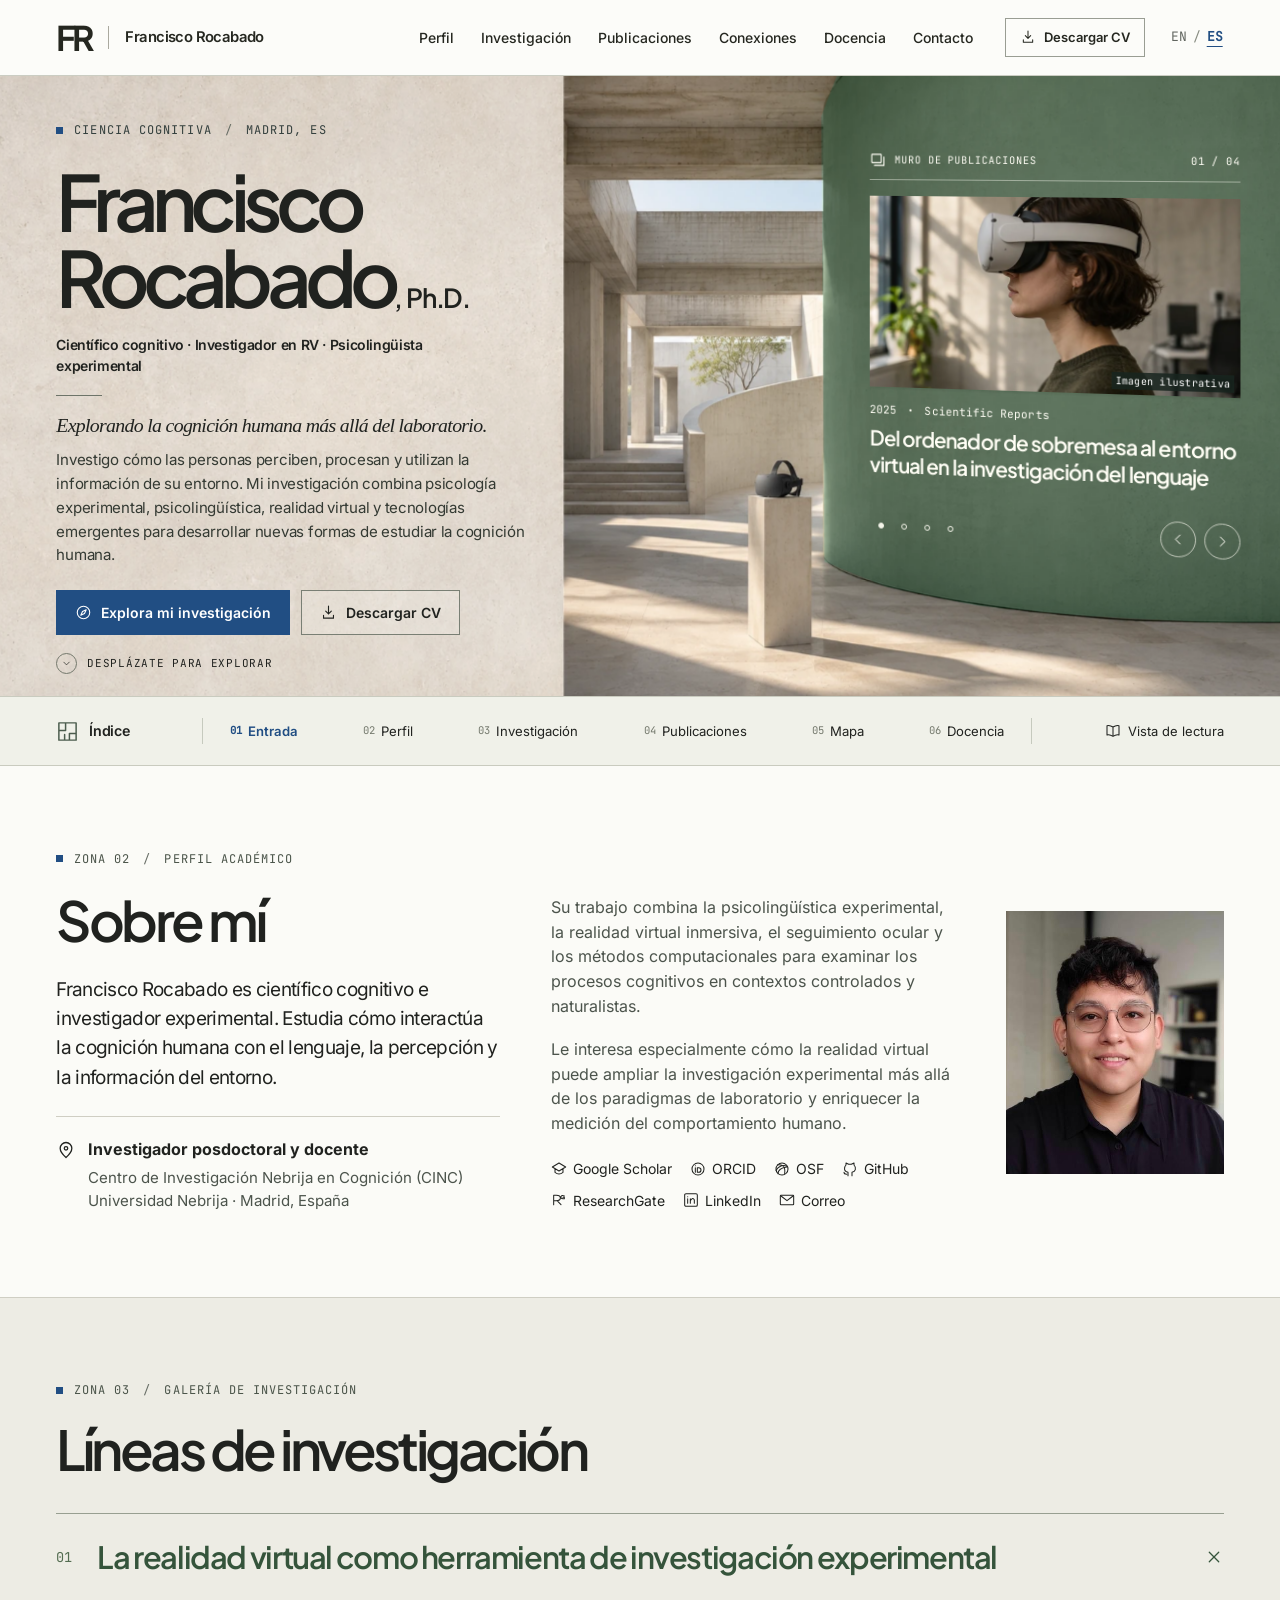
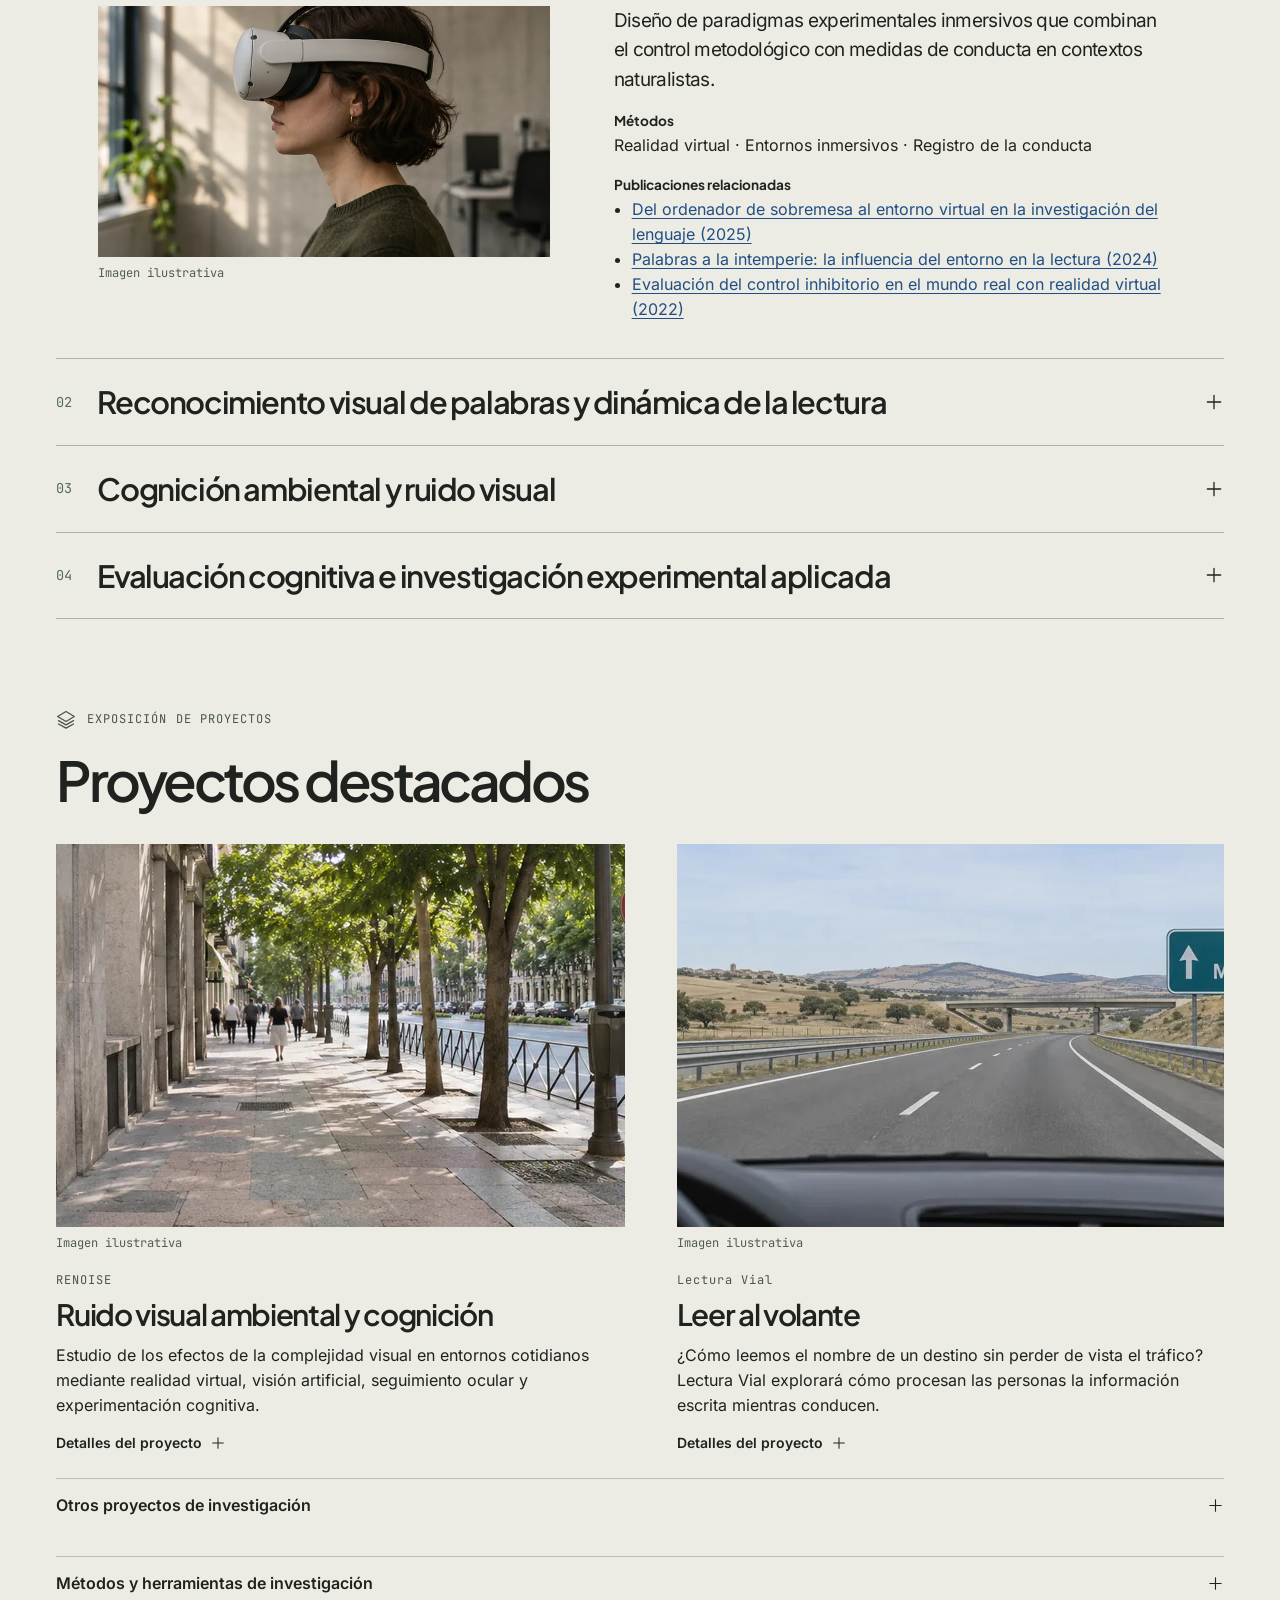
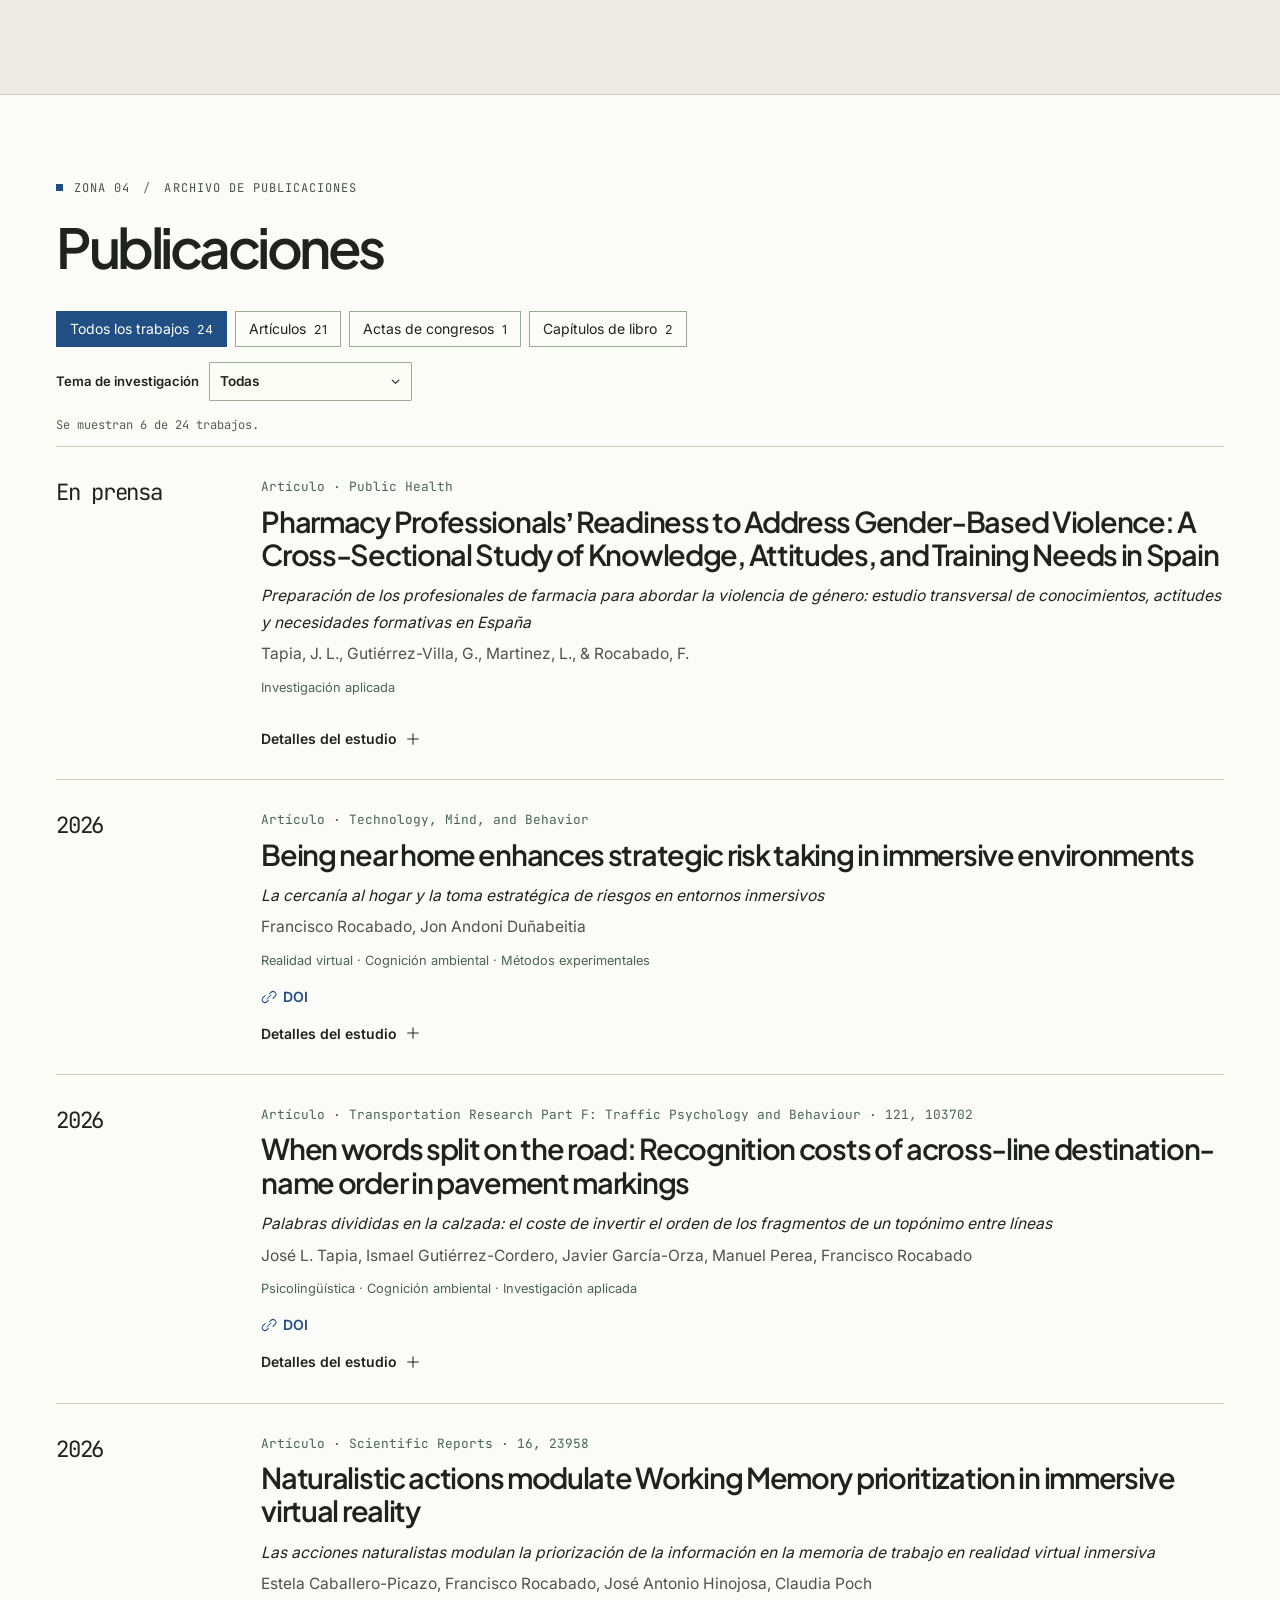
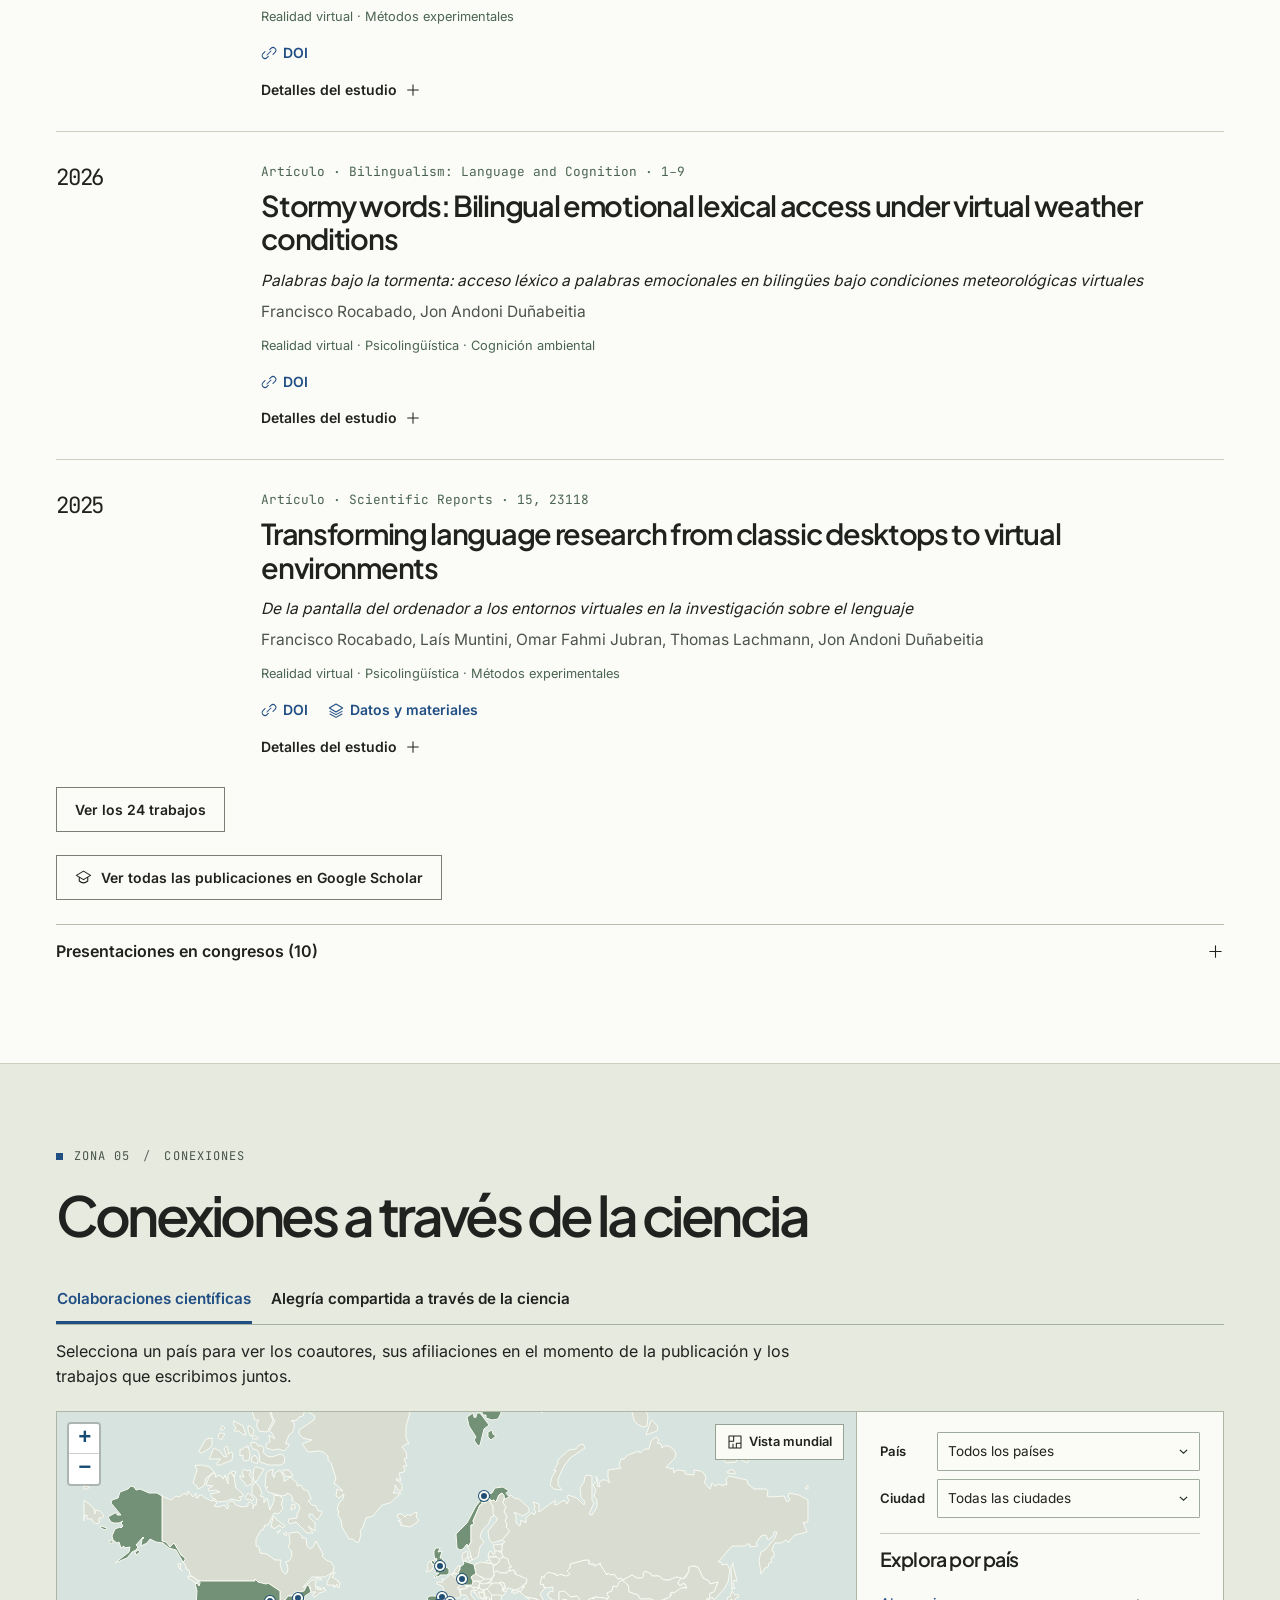
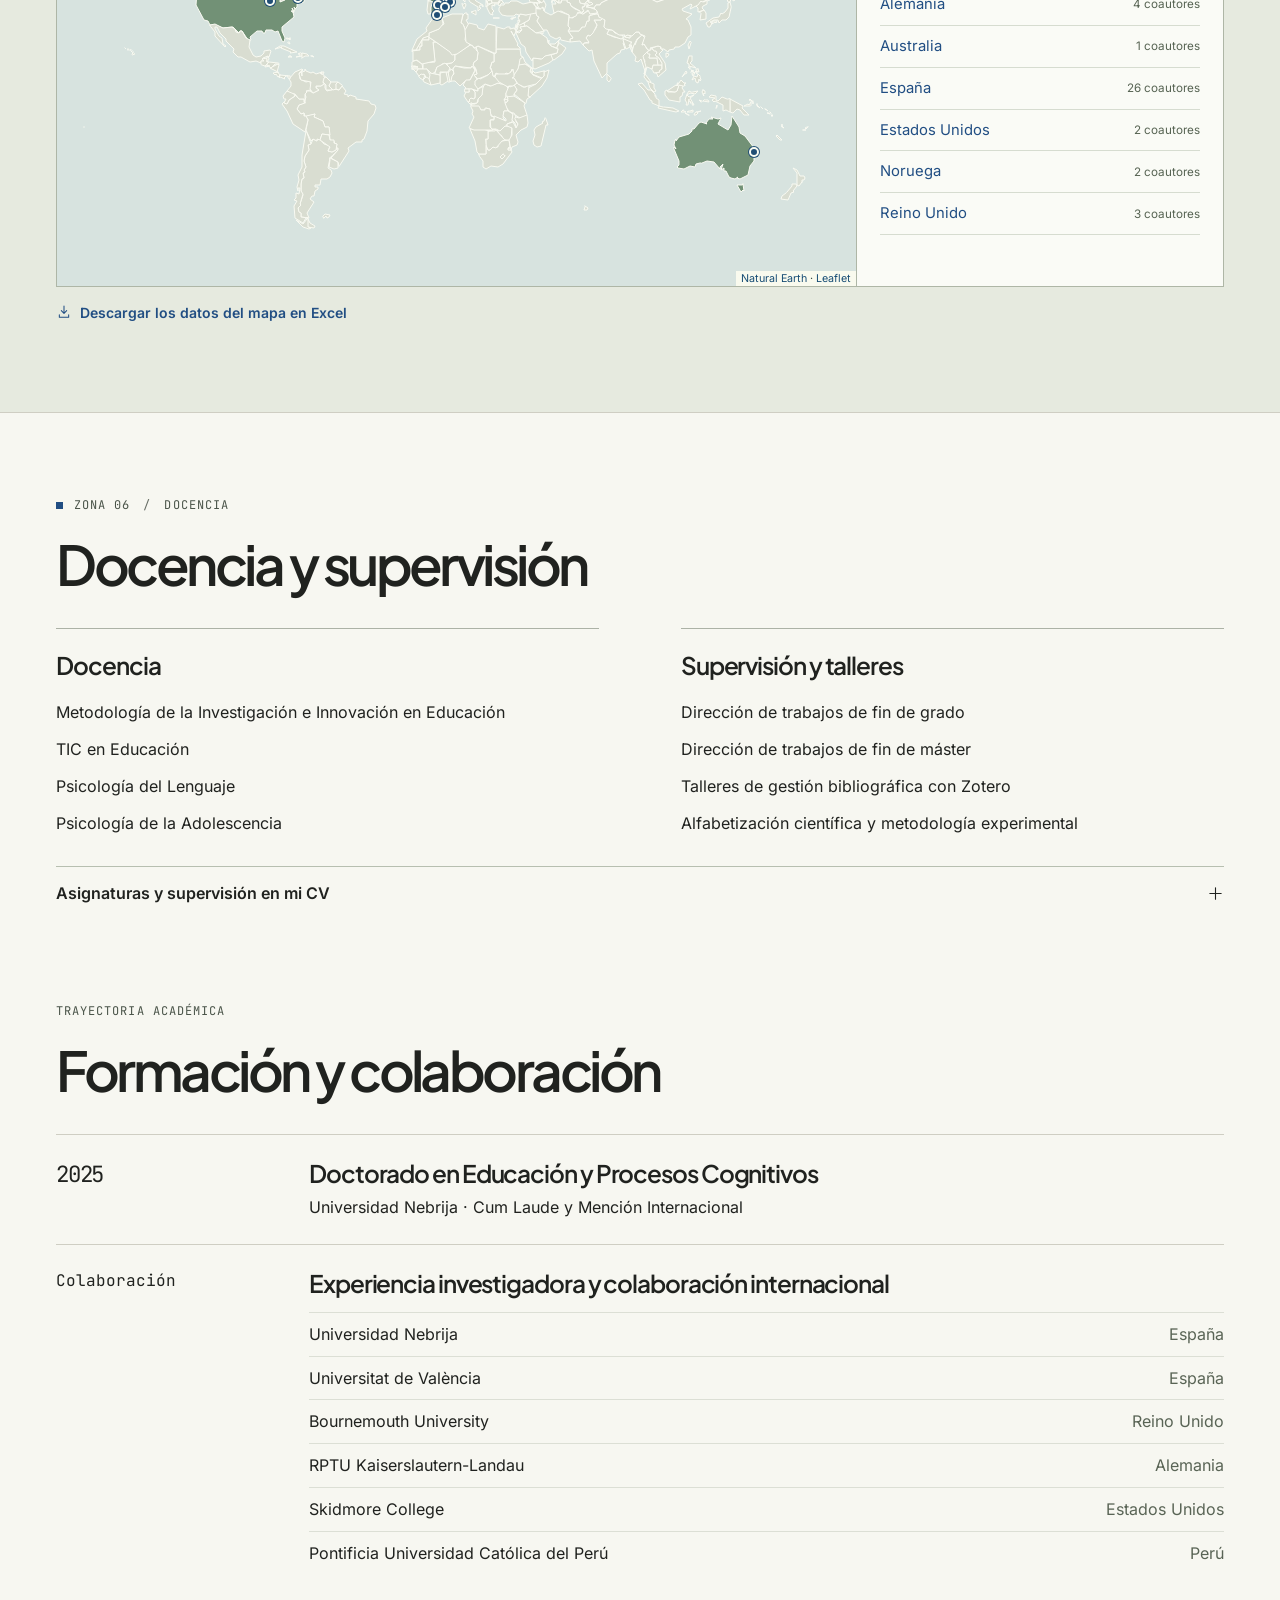
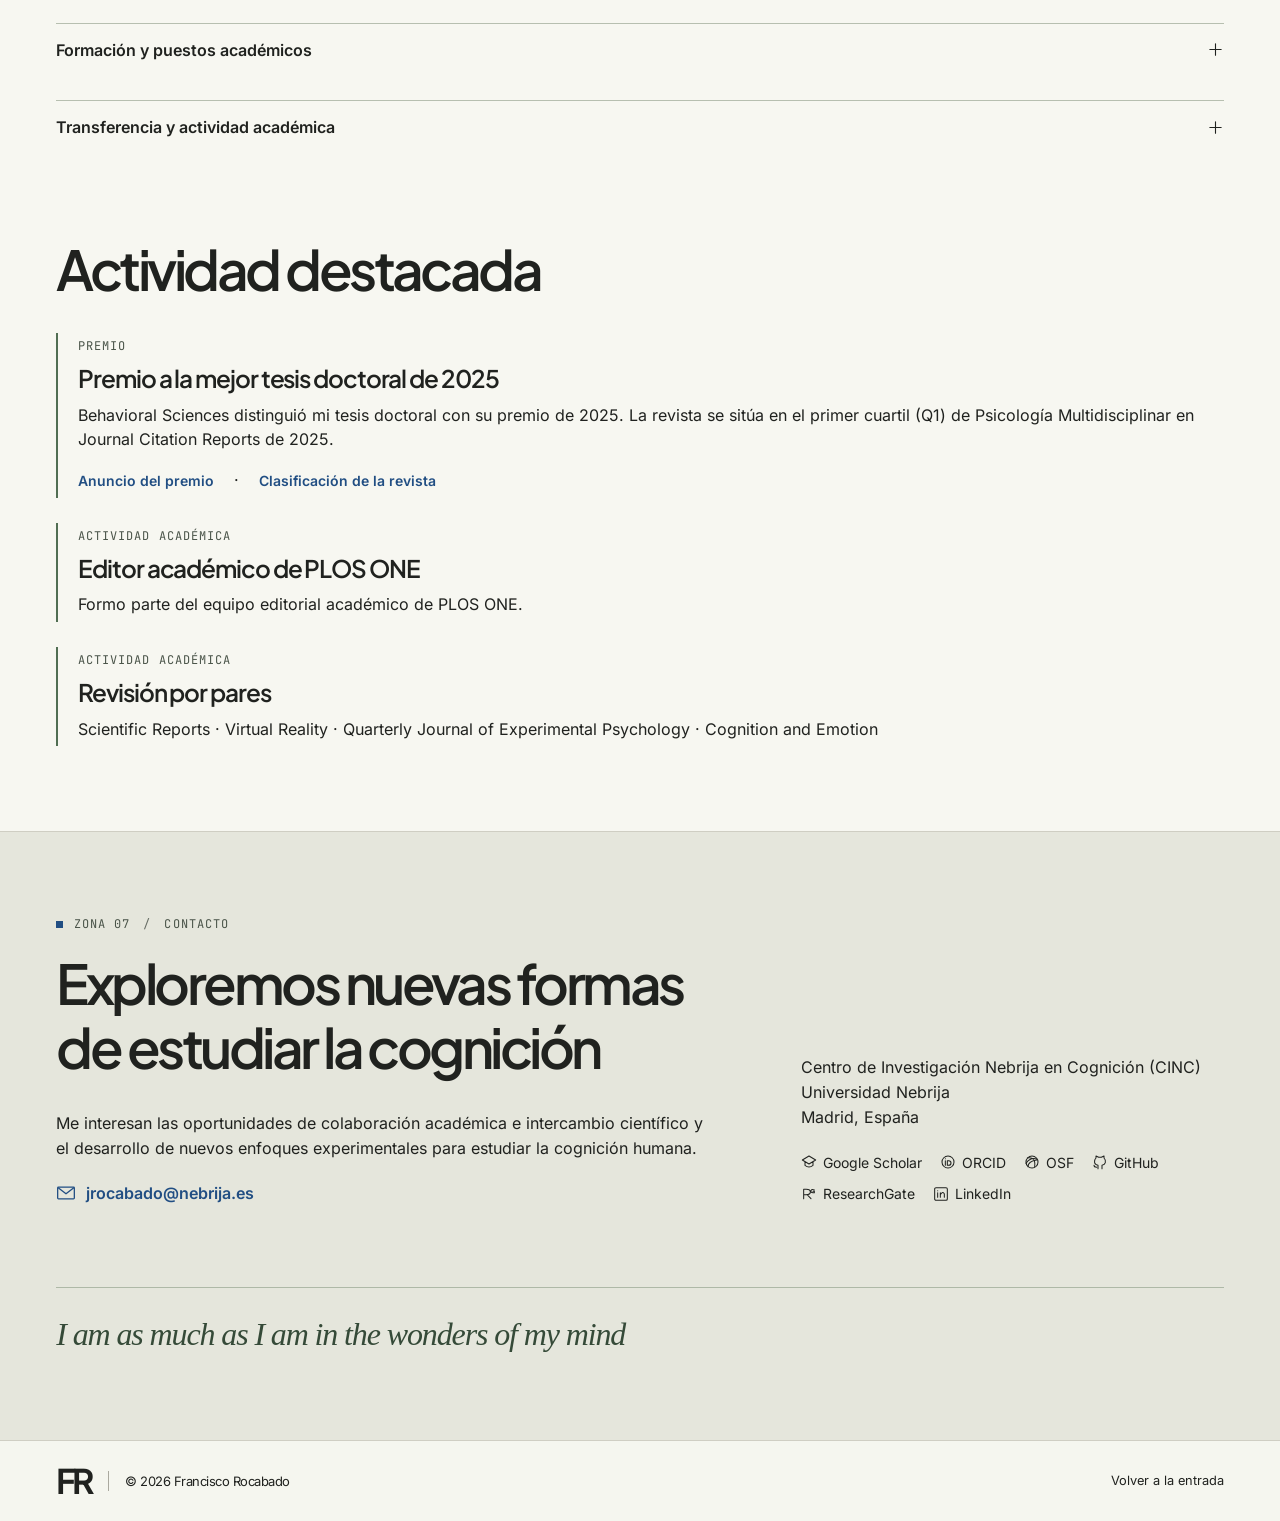
<file: es.html>
<!doctype html>
<html lang="es"><head><meta charset="utf-8"><meta name="viewport" content="width=device-width,initial-scale=1"><meta name="theme-color" content="#f7f6f1">
<title>Francisco Rocabado, Ph.D. — Portafolio académico</title><meta name="description" content="Portafolio académico de Francisco Rocabado. Publicaciones, docencia y colaboraciones internacionales en realidad virtual, psicolingüística y cognición ambiental.">
<link rel="canonical" href="https://francisco-rocabado-pavilion.frozenaster4.chatgpt.site/es.html">
<meta property="og:title" content="Francisco Rocabado · Portafolio académico"><meta property="og:description" content="Portafolio académico de Francisco Rocabado. Publicaciones, docencia y colaboraciones internacionales en realidad virtual, psicolingüística y cognición ambiental."><meta property="og:type" content="profile"><meta property="og:locale" content="es_ES"><meta property="og:image" content="https://francisco-rocabado-pavilion.frozenaster4.chatgpt.site/assets/pavilion.webp"><meta name="twitter:card" content="summary_large_image">
<link rel="alternate" hreflang="en" href="index.html"><link rel="alternate" hreflang="es" href="es.html"><link rel="icon" href="assets/favicon.svg" type="image/svg+xml"><link rel="preload" as="image" href="assets/pavilion.webp"><link rel="stylesheet" href="fonts.css"><link rel="stylesheet" href="assets/map/vendor/leaflet.css"><link rel="stylesheet" href="style.css"><link rel="stylesheet" href="connections.css">
<script type="application/ld+json">{"@context":"https://schema.org","@type":"Person","name":"Francisco Rocabado","jobTitle":"Investigador posdoctoral y docente","email":"jrocabado@nebrija.es","affiliation":{"@type":"CollegeOrUniversity","name":"Universidad Nebrija"},"sameAs":["https://scholar.google.es/citations?hl=es&user=ocK0iQYAAAAJ","https://orcid.org/0000-0002-4845-6950","https://osf.io/d3496/","https://github.com/f-rocabado","https://www.researchgate.net/profile/Francisco-Rocabado","https://es.linkedin.com/in/francisco-rocabado-94b303119"],"knowsAbout":["Cognitive science","Virtual reality","Experimental psycholinguistics","Environmental cognition"]}</script><script>(function(){try{var lng=localStorage.getItem('pavilion.language');if(lng&&lng!==document.documentElement.lang&&['en','es'].includes(lng)){location.replace((lng==='es'?'es.html':'index.html')+location.search+location.hash)}if(localStorage.getItem('pavilion.view')==='reading'){document.documentElement.classList.add('reading')}}catch(e){}document.documentElement.classList.add('js')})()</script></head>
<body><a class="skip" href="#main">Ir al contenido principal</a>
<header class="site-header"><a class="brand" href="#entrance" aria-label="Francisco Rocabado, entrada"><strong>FR</strong><span>Francisco Rocabado</span></a>
<nav id="main-nav" class="main-nav" aria-label="Navegación principal"><a href="#about">Perfil</a><a href="#research">Investigación</a><a href="#publications">Publicaciones</a><a href="#connections">Conexiones</a><a href="#teaching">Docencia</a><a href="#contact">Contacto</a><a class="mobile-cv" href="assets/francisco-rocabado-cv-es.pdf" download><svg aria-hidden="true" focusable="false" class="icon " viewBox="0 0 24 24" fill="none" stroke="currentColor" stroke-width="1.55" stroke-linecap="round" stroke-linejoin="round"><path d="M12 3v11m-4-4 4 4 4-4M5 16v4h14v-4"/></svg>Descargar CV</a></nav>
<div class="nav-actions"><a class="header-cv" href="assets/francisco-rocabado-cv-es.pdf" download><svg aria-hidden="true" focusable="false" class="icon " viewBox="0 0 24 24" fill="none" stroke="currentColor" stroke-width="1.55" stroke-linecap="round" stroke-linejoin="round"><path d="M12 3v11m-4-4 4 4 4-4M5 16v4h14v-4"/></svg>Descargar CV</a><div class="lang" aria-label="Idioma"><a lang="en" hreflang="en" data-lang="en" href="index.html" >EN</a><span>/</span><a lang="es" hreflang="es" data-lang="es" href="es.html" aria-current="true">ES</a></div><button id="menu-button" aria-expanded="false" aria-controls="main-nav" aria-label="Menú de navegación"><svg aria-hidden="true" focusable="false" class="icon " viewBox="0 0 24 24" fill="none" stroke="currentColor" stroke-width="1.55" stroke-linecap="round" stroke-linejoin="round"><path d="M3 7h18M3 12h18M3 17h18"/></svg><svg aria-hidden="true" focusable="false" class="icon " viewBox="0 0 24 24" fill="none" stroke="currentColor" stroke-width="1.55" stroke-linecap="round" stroke-linejoin="round"><path d="m5 5 14 14M19 5 5 19"/></svg></button></div></header>
<main id="main"><section id="entrance" class="hero" aria-label="Presentación">
<div class="space" aria-hidden="true"><div class="scene-plate"></div><div class="wall-tint"></div><div class="near-wall"></div><div class="pedestal"></div></div>
<div class="hero-copy"><div class="eyebrow hero-label"><i class="marker"></i>CIENCIA COGNITIVA<span class="slash">/</span> MADRID, ES</div>
<h1>Francisco<br><span class="surname">Rocabado<span class="degree">, Ph.D.</span></span></h1>
<p class="descriptor">Científico cognitivo · Investigador en RV · Psicolingüista experimental</p><div class="intro-rule"></div><p class="hero-subtitle">Explorando la cognición humana más allá del laboratorio.</p><p class="hero-summary">Investigo cómo las personas perciben, procesan y utilizan la información de su entorno. Mi investigación combina psicología experimental, psicolingüística, realidad virtual y tecnologías emergentes para desarrollar nuevas formas de estudiar la cognición humana.</p>
<div class="hero-actions"><a class="button primary" href="#research"><svg aria-hidden="true" focusable="false" class="icon " viewBox="0 0 24 24" fill="none" stroke="currentColor" stroke-width="1.55" stroke-linecap="round" stroke-linejoin="round"><circle cx="12" cy="12" r="8.8"/><path d="m15.8 8.2-2.4 5.2-5.2 2.4 2.4-5.2z"/></svg>Explora mi investigación</a><a class="button secondary" href="assets/francisco-rocabado-cv-es.pdf" download><svg aria-hidden="true" focusable="false" class="icon " viewBox="0 0 24 24" fill="none" stroke="currentColor" stroke-width="1.55" stroke-linecap="round" stroke-linejoin="round"><path d="M12 3v11m-4-4 4 4 4-4M5 16v4h14v-4"/></svg>Descargar CV</a></div></div>
<div class="wall-position"><section class="wall-display" tabindex="0" aria-roledescription="carrusel" aria-label="Muro de publicaciones">
<div class="wall-heading"><span><svg aria-hidden="true" focusable="false" class="icon " viewBox="0 0 24 24" fill="none" stroke="currentColor" stroke-width="1.55" stroke-linecap="round" stroke-linejoin="round"><rect x="3" y="4" width="14" height="12" rx=".7"/><path d="M7 20h14V8"/></svg>MURO DE PUBLICACIONES</span><span id="wall-count">01 / 04</span></div>
<div class="slide-viewport"><div class="slide-track"><article class="slide" id="wall-language-vr" aria-label="01 / 04"><a class="projection-link" href="#pub-language-vr" data-pub="language-vr"><div class="projection-image "><img src="assets/exhibit-vr.webp" alt="Imagen ilustrativa de una participante con un visor de realidad virtual en un entorno de investigación" width="766" height="510" fetchpriority="high"><span class="image-type">Imagen ilustrativa</span></div><div class="slide-meta">2025 <b>·</b> Scientific Reports</div><h2>Del ordenador de sobremesa al entorno virtual en la investigación del lenguaje</h2></a></article><article class="slide" id="wall-road-markings" aria-label="02 / 04"><a class="projection-link" href="#pub-road-markings" data-pub="road-markings"><div class="projection-image "><img src="assets/project-lectura-vial.webp" alt="Vista ilustrativa de la señalización vial a través del parabrisas" width="766" height="510" loading="lazy"><span class="image-type">Imagen ilustrativa</span></div><div class="slide-meta">2026 <b>·</b> Transportation Research Part F: Traffic Psychology and Behaviour</div><h2>Cuando las palabras se dividen sobre la calzada</h2></a></article><article class="slide" id="wall-weathering-words" aria-label="03 / 04"><a class="projection-link" href="#pub-weathering-words" data-pub="weathering-words"><div class="projection-image original-figure"><img src="assets/weather-figure.webp" alt="Vistas publicadas de los entornos de lectura soleado y lluvioso. Figura 2, Rocabado y colaboradores (2024), CC BY 4.0." width="766" height="510" loading="lazy"><span class="image-type">Figura 2 publicada</span></div><div class="slide-meta">2024 <b>·</b> Frontiers in Psychology</div><h2>Palabras a la intemperie: la influencia del entorno en la lectura</h2></a></article><article class="slide" id="wall-emoji-processing" aria-label="04 / 04"><a class="projection-link" href="#pub-emoji-processing" data-pub="emoji-processing"><div class="projection-image "><img src="assets/exhibit-words.webp" alt="Estímulo de lectura ilustrativo con palabras y un emoji" width="766" height="510" loading="lazy"><span class="image-type">Imagen ilustrativa</span></div><div class="slide-meta">2023 <b>·</b> Computers in Human Behavior</div><h2>Emojis y procesamiento de palabras: ¿existe un efecto facilitador?</h2></a></article></div></div>
<div class="slide-controls"><div class="dots"><a href="#wall-language-vr" role="button" aria-label="Mostrar publicación 1" aria-current="true" data-slide="0"><i></i></a><a href="#wall-road-markings" role="button" aria-label="Mostrar publicación 2"  data-slide="1"><i></i></a><a href="#wall-weathering-words" role="button" aria-label="Mostrar publicación 3"  data-slide="2"><i></i></a><a href="#wall-emoji-processing" role="button" aria-label="Mostrar publicación 4"  data-slide="3"><i></i></a></div><div class="arrows"><button data-move="-1" aria-label="Publicación anterior"><svg aria-hidden="true" focusable="false" class="icon prev" viewBox="0 0 24 24" fill="none" stroke="currentColor" stroke-width="1.55" stroke-linecap="round" stroke-linejoin="round"><path d="m9 5 7 7-7 7"/></svg></button><button data-move="1" aria-label="Publicación siguiente"><svg aria-hidden="true" focusable="false" class="icon " viewBox="0 0 24 24" fill="none" stroke="currentColor" stroke-width="1.55" stroke-linecap="round" stroke-linejoin="round"><path d="m9 5 7 7-7 7"/></svg></button></div></div>
<span class="sr" aria-live="polite" id="wall-status"></span></section></div>
<a href="#about" class="scroll-cue"><svg aria-hidden="true" focusable="false" class="icon " viewBox="0 0 24 24" fill="none" stroke="currentColor" stroke-width="1.55" stroke-linecap="round" stroke-linejoin="round"><path d="m6 9 6 6 6-6"/></svg><span>DESPLÁZATE PARA EXPLORAR</span></a>
</section>
<div class="directory" id="site-index"><div class="directory-title"><svg aria-hidden="true" focusable="false" class="icon " viewBox="0 0 24 24" fill="none" stroke="currentColor" stroke-width="1.55" stroke-linecap="round" stroke-linejoin="round"><path d="M3 3h18v18H3zm0 8h7V3m4 18v-7h7M9 15v6"/></svg><span>Índice</span></div>
<nav aria-label="Secciones del portafolio"><a href="#entrance" aria-current="location"><small>01</small>Entrada</a><a href="#about" ><small>02</small>Perfil</a><a href="#research" ><small>03</small>Investigación</a><a href="#publications" ><small>04</small>Publicaciones</a><a href="#connections" ><small>05</small>Mapa</a><a href="#teaching" ><small>06</small>Docencia</a></nav>
<button id="view-toggle" aria-pressed="false" data-reading="Vista de lectura" data-spatial="Vista espacial"><svg aria-hidden="true" focusable="false" class="icon " viewBox="0 0 24 24" fill="none" stroke="currentColor" stroke-width="1.55" stroke-linecap="round" stroke-linejoin="round"><path d="M3 4c3-1 6 0 9 2 3-2 6-3 9-2v14c-3-1-6 0-9 2-3-2-6-3-9-2zM12 6v14"/></svg><span>Vista de lectura</span></button></div>
<section id="about" class="zone light-zone"><div class="inner"><div class="section-top"><div class="eyebrow"><i class="marker"></i>ZONA 02 <span class="slash">/</span> PERFIL ACADÉMICO</div></div>
<div class="about-layout"><div class="about-intro"><h2>Sobre mí</h2><p class="lead">Francisco Rocabado es científico cognitivo e investigador experimental. Estudia cómo interactúa la cognición humana con el lenguaje, la percepción y la información del entorno.</p><div class="affiliation"><svg aria-hidden="true" focusable="false" class="icon " viewBox="0 0 24 24" fill="none" stroke="currentColor" stroke-width="1.55" stroke-linecap="round" stroke-linejoin="round"><path d="M19 10c0 5-7 11-7 11s-7-6-7-11a7 7 0 1 1 14 0Z"/><circle cx="12" cy="10" r="2.1"/></svg><div><strong>Investigador posdoctoral y docente</strong><span>Centro de Investigación Nebrija en Cognición (CINC)<br>Universidad Nebrija · Madrid, España</span></div></div></div>
<div class="about-copy"><p>Su trabajo combina la psicolingüística experimental, la realidad virtual inmersiva, el seguimiento ocular y los métodos computacionales para examinar los procesos cognitivos en contextos controlados y naturalistas.</p><p>Le interesa especialmente cómo la realidad virtual puede ampliar la investigación experimental más allá de los paradigmas de laboratorio y enriquecer la medición del comportamiento humano.</p><div class="profiles"><a class="profile-link" href="https://scholar.google.es/citations?hl=es&amp;user=ocK0iQYAAAAJ" target="_blank" rel="noopener noreferrer"><svg aria-hidden="true" focusable="false" class="icon " viewBox="0 0 24 24" fill="none" stroke="currentColor" stroke-width="1.55" stroke-linecap="round" stroke-linejoin="round"><path d="m2 9 10-6 10 6-10 6zM6 12v5q6 5 12 0v-5"/></svg>Google Scholar</a><a class="profile-link" href="https://orcid.org/0000-0002-4845-6950" target="_blank" rel="noopener noreferrer"><svg aria-hidden="true" focusable="false" class="icon " viewBox="0 0 24 24" fill="none" stroke="currentColor" stroke-width="1.55" stroke-linecap="round" stroke-linejoin="round"><circle cx="12" cy="12" r="9"/><path d="M8 10v7m3-7h2a3.5 3.5 0 0 1 0 7h-2zM8 7h.1"/></svg>ORCID</a><a class="profile-link" href="https://osf.io/d3496/" target="_blank" rel="noopener noreferrer"><svg aria-hidden="true" focusable="false" class="icon " viewBox="0 0 24 24" fill="none" stroke="currentColor" stroke-width="1.55" stroke-linecap="round" stroke-linejoin="round"><circle cx="12" cy="12" r="9"/><path d="M5 6q13-2 11 13M3 14q7-10 17-6M6 19q0-8 13-10"/></svg>OSF</a><a class="profile-link" href="https://github.com/f-rocabado" target="_blank" rel="noopener noreferrer"><svg aria-hidden="true" focusable="false" class="icon " viewBox="0 0 24 24" fill="none" stroke="currentColor" stroke-width="1.55" stroke-linecap="round" stroke-linejoin="round"><path d="M7 20c-3 0-4-2-4-3m6 5v-5c-4-1-6-3-5-7 0-2 1-3 2-4V3l4 2h4l4-2v3c2 2 3 4 2 7-.6 2-2.5 3.5-5 4v5"/></svg>GitHub</a><a class="profile-link" href="https://www.researchgate.net/profile/Francisco-Rocabado" target="_blank" rel="noopener noreferrer"><svg aria-hidden="true" focusable="false" class="icon " viewBox="0 0 24 24" fill="none" stroke="currentColor" stroke-width="1.55" stroke-linecap="round" stroke-linejoin="round"><path d="M4 19V5h4q6 0 6 4t-6 4H4m5 0 6 6m5-13q-4-2-5 1t3 3h2v-2h-2"/></svg>ResearchGate</a><a class="profile-link" href="https://es.linkedin.com/in/francisco-rocabado-94b303119" target="_blank" rel="noopener noreferrer"><svg aria-hidden="true" focusable="false" class="icon " viewBox="0 0 24 24" fill="none" stroke="currentColor" stroke-width="1.55" stroke-linecap="round" stroke-linejoin="round"><rect x="2.5" y="2.5" width="19" height="19" rx="2"/><path d="M7 10v7m0-10h.1M11 17v-7m0 3q4-6 6-1v5"/></svg>LinkedIn</a><a class="profile-link" href="mailto:jrocabado@nebrija.es"><svg aria-hidden="true" focusable="false" class="icon " viewBox="0 0 24 24" fill="none" stroke="currentColor" stroke-width="1.55" stroke-linecap="round" stroke-linejoin="round"><rect x="2" y="5" width="20" height="14" rx="1"/><path d="m3 6 9 7 9-7"/></svg>Correo</a></div></div>
<figure class="portrait"><img src="assets/profile_FR.jpeg" loading="lazy" alt="Francisco Rocabado"></figure></div></div></section>
<section id="research" class="zone research-zone"><div class="inner"><div class="eyebrow"><i class="marker"></i>ZONA 03 <span class="slash">/</span> GALERÍA DE INVESTIGACIÓN</div><h2>Líneas de investigación</h2><div class="research-lines"><details class="research-item" id="area-vr" open><summary><span class="line-no mono">01</span><h3>La realidad virtual como herramienta de investigación experimental</h3><svg aria-hidden="true" focusable="false" class="icon " viewBox="0 0 24 24" fill="none" stroke="currentColor" stroke-width="1.55" stroke-linecap="round" stroke-linejoin="round"><path d="M4 12h16M12 4v16"/></svg></summary><div class="area-content"><figure><a class="research-display" href="#pub-language-vr" data-pub="language-vr" aria-label="Del ordenador de sobremesa al entorno virtual en la investigación del lenguaje"><img loading="lazy" src="assets/exhibit-vr.webp" alt="La realidad virtual como herramienta de investigación experimental"></a><figcaption>Imagen ilustrativa</figcaption></figure><div><p class="lead">Diseño de paradigmas experimentales inmersivos que combinan el control metodológico con medidas de conducta en contextos naturalistas.</p><h4>Métodos</h4><p>Realidad virtual · Entornos inmersivos · Registro de la conducta</p><h4>Publicaciones relacionadas</h4><ul><li><a href="#pub-language-vr">Del ordenador de sobremesa al entorno virtual en la investigación del lenguaje (2025)</a></li><li><a href="#pub-weathering-words">Palabras a la intemperie: la influencia del entorno en la lectura (2024)</a></li><li><a href="#pub-inhibitory-control">Evaluación del control inhibitorio en el mundo real con realidad virtual (2022)</a></li></ul></div></div></details><details class="research-item" id="area-reading" ><summary><span class="line-no mono">02</span><h3>Reconocimiento visual de palabras y dinámica de la lectura</h3><svg aria-hidden="true" focusable="false" class="icon " viewBox="0 0 24 24" fill="none" stroke="currentColor" stroke-width="1.55" stroke-linecap="round" stroke-linejoin="round"><path d="M4 12h16M12 4v16"/></svg></summary><div class="area-content"><figure><a class="research-display" href="#pub-weathering-words" data-pub="weathering-words" aria-label="Palabras a la intemperie: la influencia del entorno en la lectura"><img loading="lazy" src="assets/exhibit-words.webp" alt="Reconocimiento visual de palabras y dinámica de la lectura"></a><figcaption>Imagen ilustrativa</figcaption></figure><div><p class="lead">Estudio del reconocimiento visual de palabras, el procesamiento léxico, la información ortográfica y los efectos del contexto ambiental en la conducta lectora.</p><h4>Métodos</h4><p>Decisión léxica · Tareas de lectura · Seguimiento ocular</p><h4>Publicaciones relacionadas</h4><ul><li><a href="#pub-weathering-words">Palabras a la intemperie: la influencia del entorno en la lectura (2024)</a></li><li><a href="#pub-emoji-processing">Emojis y procesamiento de palabras: ¿existe un efecto facilitador? (2023)</a></li></ul></div></div></details><details class="research-item" id="area-noise" ><summary><span class="line-no mono">03</span><h3>Cognición ambiental y ruido visual</h3><svg aria-hidden="true" focusable="false" class="icon " viewBox="0 0 24 24" fill="none" stroke="currentColor" stroke-width="1.55" stroke-linecap="round" stroke-linejoin="round"><path d="M4 12h16M12 4v16"/></svg></summary><div class="area-content"><figure><a class="research-display" href="#pub-weathering-words" data-pub="weathering-words" aria-label="Palabras a la intemperie: la influencia del entorno en la lectura"><img loading="lazy" src="assets/project-renoise.webp" alt="Cognición ambiental y ruido visual"></a><figcaption>Imagen ilustrativa</figcaption></figure><div><p class="lead">Estudio de cómo la complejidad del entorno y la información visual influyen en la atención, la percepción, la memoria y el rendimiento cognitivo.</p><h4>Métodos</h4><p>Entornos de 360° · Seguimiento ocular móvil · YOLO · SAM2 · OpenCV</p><h4>Publicaciones relacionadas</h4><ul><li><a href="#pub-weathering-words">Palabras a la intemperie: la influencia del entorno en la lectura (2024)</a></li></ul><a class="text-link" href="#project-renoise">Proyecto relacionado · RENOISE</a></div></div></details><details class="research-item" id="area-assessment" ><summary><span class="line-no mono">04</span><h3>Evaluación cognitiva e investigación experimental aplicada</h3><svg aria-hidden="true" focusable="false" class="icon " viewBox="0 0 24 24" fill="none" stroke="currentColor" stroke-width="1.55" stroke-linecap="round" stroke-linejoin="round"><path d="M4 12h16M12 4v16"/></svg></summary><div class="area-content"><figure><a class="research-display" href="#pub-inhibitory-control" data-pub="inhibitory-control" aria-label="Evaluación del control inhibitorio en el mundo real con realidad virtual"><img loading="lazy" src="assets/exhibit-assessment.webp" alt="Evaluación cognitiva e investigación experimental aplicada"></a><figcaption>Imagen ilustrativa</figcaption></figure><div><p class="lead">Desarrollo de métodos experimentales para investigar la cognición en distintos contextos y poblaciones, con especial atención a la validez ecológica y la medición de conductas significativas.</p><h4>Métodos</h4><p>Evaluación conductual · Control inhibitorio · Validez ecológica</p><h4>Publicaciones relacionadas</h4><ul><li><a href="#pub-inhibitory-control">Evaluación del control inhibitorio en el mundo real con realidad virtual (2022)</a></li></ul></div></div></details></div>
<div class="project-heading"><div class="eyebrow"><svg aria-hidden="true" focusable="false" class="icon " viewBox="0 0 24 24" fill="none" stroke="currentColor" stroke-width="1.55" stroke-linecap="round" stroke-linejoin="round"><path d="m12 3 10 6-10 6L2 9zm-9 11 9 5 9-5m-18 4 9 5 9-5"/></svg>EXPOSICIÓN DE PROYECTOS</div><h2>Proyectos destacados</h2></div>
<div class="project-list"><article id="project-renoise" class="project"><figure><img src="assets/project-renoise.webp" loading="lazy" width="1152" height="383" alt="Escena urbana ilustrativa con diversos elementos visuales"><figcaption>Imagen ilustrativa</figcaption></figure><div><span class="eyebrow">RENOISE</span><h3>Ruido visual ambiental y cognición</h3><p>Estudio de los efectos de la complejidad visual en entornos cotidianos mediante realidad virtual, visión artificial, seguimiento ocular y experimentación cognitiva.</p><details><summary>Detalles del proyecto <svg aria-hidden="true" focusable="false" class="icon " viewBox="0 0 24 24" fill="none" stroke="currentColor" stroke-width="1.55" stroke-linecap="round" stroke-linejoin="round"><path d="M4 12h16M12 4v16"/></svg></summary><p>En las escenas cotidianas conviven numerosos estímulos visuales. RENOISE emplea entornos de 360 grados y seguimiento ocular móvil para estudiar hacia dónde se dirige la mirada. Herramientas de visión artificial como YOLO, SAM2 y OpenCV permiten analizar estos entornos.</p></details></div></article><article id="project-lectura-vial" class="project"><figure><img src="assets/project-lectura-vial.webp" loading="lazy" width="1152" height="383" alt="Vista ilustrativa de señales viales desde un vehículo"><figcaption>Imagen ilustrativa</figcaption></figure><div><span class="eyebrow">Lectura Vial</span><h3>Leer al volante</h3><p>¿Cómo leemos el nombre de un destino sin perder de vista el tráfico? Lectura Vial explorará cómo procesan las personas la información escrita mientras conducen.</p><details><summary>Detalles del proyecto <svg aria-hidden="true" focusable="false" class="icon " viewBox="0 0 24 24" fill="none" stroke="currentColor" stroke-width="1.55" stroke-linecap="round" stroke-linejoin="round"><path d="M4 12h16M12 4v16"/></svg></summary><p>Quien conduce puede disponer de apenas un instante para leer una señal o una palabra pintada en la calzada. El proyecto estudiará la lectura bajo estas exigencias cotidianas. Un trabajo relacionado analiza cómo influye en el reconocimiento el orden de un topónimo dividido en dos líneas.</p><p><a class="text-link" href="#pub-road-markings">Publicación relacionada · When words split on the road: Recognition costs of across-line destination-name order in pavement markings</a></p></details></div></article></div>
<details class="cv-disclosure"><summary>Otros proyectos de investigación<svg aria-hidden="true" focusable="false" class="icon " viewBox="0 0 24 24" fill="none" stroke="currentColor" stroke-width="1.55" stroke-linecap="round" stroke-linejoin="round"><path d="M4 12h16M12 4v16"/></svg></summary><ol class="cv-list"><li><div class="cv-meta">2025–2029 · PID2024-161331NB-I00</div><h4>Lectura con ruido y lectura como ruido: efectos en la lectura deliberada e incidental</h4><p>Miembro del equipo de investigación, resolución provisional</p></li><li><div class="cv-meta">2021–2024 · </div><h4>Lectura de palabras en contextos multilingües reales (WOREAD)</h4><p>Miembro del equipo de trabajo</p></li><li><div class="cv-meta">2022–2023 · </div><h4>Impacto sociofamiliar de las enfermedades raras infantiles (ISERI)</h4><p>Miembro del equipo de trabajo</p></li><li><div class="cv-meta">2020–2022 · RED2018-102615-T</div><h4>Red Albert Costa sobre efectos de lengua extranjera relacionados con la aculturación (ACELERA)</h4><p>Miembro del equipo de investigación</p></li><li><div class="cv-meta">2019–2021 · PGC2018-097145-B-I00</div><h4>Aprendizaje incidental de vocabulario en distintos contextos y modalidades en personas bilingües (INVOLE)</h4><p>Miembro del equipo de trabajo</p></li></ol></details><details class="cv-disclosure"><summary>Métodos y herramientas de investigación<svg aria-hidden="true" focusable="false" class="icon " viewBox="0 0 24 24" fill="none" stroke="currentColor" stroke-width="1.55" stroke-linecap="round" stroke-linejoin="round"><path d="M4 12h16M12 4v16"/></svg></summary><dl class="tool-list"><div><dt>Realidad virtual</dt><dd>WorldViz Vizard · SightLab VR · Desarrollo de experimentos inmersivos · Registro de la conducta</dd></div><div><dt>Programación y análisis</dt><dd>R · Python · Modelos de efectos mixtos · Análisis de potencia mediante simulación · Visualización de datos · Análisis reproducible</dd></div><div><dt>Seguimiento ocular y visión artificial</dt><dd>Análisis de datos oculométricos · Conducta visual · OpenCV · YOLO · SAM2 · Análisis visual del entorno</dd></div><div><dt>Plataformas experimentales</dt><dd>PsychoPy · Pavlovia · Paradigmas de experimentación conductual</dd></div></dl></details></div></section>
<section id="publications" class="zone paper-zone"><div class="inner"><div class="eyebrow"><i class="marker"></i>ZONA 04 <span class="slash">/</span> ARCHIVO DE PUBLICACIONES</div><h2>Publicaciones</h2><div class="archive-controls"><div class="kind-buttons" role="group" aria-label="Tipo de publicación"><button data-kind-filter="all" aria-pressed="true">Todos los trabajos <span>24</span></button><button data-kind-filter="article" aria-pressed="false">Artículos <span>21</span></button><button data-kind-filter="proceedings" aria-pressed="false">Actas de congresos <span>1</span></button><button data-kind-filter="chapter" aria-pressed="false">Capítulos de libro <span>2</span></button></div><label class="topic-picker">Tema de investigación <select id="topic-filter"><option value="all">Todas</option><option value="vr">Realidad virtual</option><option value="language">Psicolingüística</option><option value="environment">Cognición ambiental</option><option value="methods">Métodos experimentales</option><option value="applied">Investigación aplicada</option></select></label></div><p id="results" aria-live="polite"></p><div class="records"><article id="pub-pharmacy-readiness" class="pub-record" data-kind="article" data-topics="applied"><div class="pub-year">En prensa</div><div class="pub-body"><div class="journal mono">Artículo · Public Health</div><h3 lang="en">Pharmacy Professionals’ Readiness to Address Gender-Based Violence: A Cross-Sectional Study of Knowledge, Attitudes, and Training Needs in Spain</h3><p class="translation">Preparación de los profesionales de farmacia para abordar la violencia de género: estudio transversal de conocimientos, actitudes y necesidades formativas en España</p><p class="authors">Tapia, J. L., Gutiérrez-Villa, G., Martinez, L., &amp; Rocabado, F.</p><p class="pub-topics">Investigación aplicada</p><div class="resources"></div><details class="publication-details"><summary>Detalles del estudio <svg aria-hidden="true" focusable="false" class="icon " viewBox="0 0 24 24" fill="none" stroke="currentColor" stroke-width="1.55" stroke-linecap="round" stroke-linejoin="round"><path d="M4 12h16M12 4v16"/></svg></summary><p>Este estudio transversal examina la preparación de los profesionales de farmacia en España para responder ante la violencia de género. Analiza sus conocimientos, actitudes y necesidades de formación.</p><p class="pub-topics">En prensa según el CV del autor.</p></details></div></article><article id="pub-risk-near-home" class="pub-record" data-kind="article" data-topics="vr environment methods"><div class="pub-year">2026</div><div class="pub-body"><div class="journal mono">Artículo · Technology, Mind, and Behavior</div><h3 lang="en">Being near home enhances strategic risk taking in immersive environments</h3><p class="translation">La cercanía al hogar y la toma estratégica de riesgos en entornos inmersivos</p><p class="authors">Francisco Rocabado, Jon Andoni Duñabeitia</p><p class="pub-topics">Realidad virtual · Cognición ambiental · Métodos experimentales</p><div class="resources"><a class="" href="https://doi.org/10.1037/tmb0000216" target="_blank" rel="noopener noreferrer"><svg aria-hidden="true" focusable="false" class="icon " viewBox="0 0 24 24" fill="none" stroke="currentColor" stroke-width="1.55" stroke-linecap="round" stroke-linejoin="round"><path d="M9 15l6-6m-2-2 2-2a4 4 0 0 1 6 6l-3 3m-7 3-2 2a4 4 0 0 1-6-6l3-3"/></svg> DOI</a></div><details class="publication-details"><summary>Detalles del estudio <svg aria-hidden="true" focusable="false" class="icon " viewBox="0 0 24 24" fill="none" stroke="currentColor" stroke-width="1.55" stroke-linecap="round" stroke-linejoin="round"><path d="M4 12h16M12 4v16"/></svg></summary><p>Veinticinco participantes inflaron globos virtuales para obtener puntos en dos escenas panorámicas, una de la entrada de su casa y otra de un lugar desconocido. En el entorno familiar obtuvieron más puntos en los ensayos en los que los globos podían admitir más inflados antes de estallar.</p><p class="study-source"><a class="" href="https://jonandoni.com/wp-content/uploads/2026/07/Being-near-home-ms-accepted.pdf" target="_blank" rel="noopener noreferrer">Fuente del estudio</a></p></details></div></article><article id="pub-road-markings" class="pub-record" data-kind="article" data-topics="language environment applied"><div class="pub-year">2026</div><div class="pub-body"><div class="journal mono">Artículo · Transportation Research Part F: Traffic Psychology and Behaviour · 121, 103702</div><h3 lang="en">When words split on the road: Recognition costs of across-line destination-name order in pavement markings</h3><p class="translation">Palabras divididas en la calzada: el coste de invertir el orden de los fragmentos de un topónimo entre líneas</p><p class="authors">José L. Tapia, Ismael Gutiérrez-Cordero, Javier García-Orza, Manuel Perea, Francisco Rocabado</p><p class="pub-topics">Psicolingüística · Cognición ambiental · Investigación aplicada</p><div class="resources"><a class="" href="https://doi.org/10.1016/j.trf.2026.103702" target="_blank" rel="noopener noreferrer"><svg aria-hidden="true" focusable="false" class="icon " viewBox="0 0 24 24" fill="none" stroke="currentColor" stroke-width="1.55" stroke-linecap="round" stroke-linejoin="round"><path d="M9 15l6-6m-2-2 2-2a4 4 0 0 1 6 6l-3 3m-7 3-2 2a4 4 0 0 1-6-6l3-3"/></svg> DOI</a></div><details class="publication-details"><summary>Detalles del estudio <svg aria-hidden="true" focusable="false" class="icon " viewBox="0 0 24 24" fill="none" stroke="currentColor" stroke-width="1.55" stroke-linecap="round" stroke-linejoin="round"><path d="M4 12h16M12 4v16"/></svg></summary><p>En dos experimentos se presentaron nombres de ciudades españolas divididos en dos líneas sobre la calzada. Los participantes los reconocieron más deprisa cuando el primer fragmento aparecía arriba, tanto sobre un fondo de asfalto como en una escena de carretera realista.</p></details></div></article><article id="pub-actions-working-memory" class="pub-record" data-kind="article" data-topics="vr methods"><div class="pub-year">2026</div><div class="pub-body"><div class="journal mono">Artículo · Scientific Reports · 16, 23958</div><h3 lang="en">Naturalistic actions modulate Working Memory prioritization in immersive virtual reality</h3><p class="translation">Las acciones naturalistas modulan la priorización de la información en la memoria de trabajo en realidad virtual inmersiva</p><p class="authors">Estela Caballero-Picazo, Francisco Rocabado, José Antonio Hinojosa, Claudia Poch</p><p class="pub-topics">Realidad virtual · Métodos experimentales</p><div class="resources"><a class="" href="https://doi.org/10.1038/s41598-026-54299-1" target="_blank" rel="noopener noreferrer"><svg aria-hidden="true" focusable="false" class="icon " viewBox="0 0 24 24" fill="none" stroke="currentColor" stroke-width="1.55" stroke-linecap="round" stroke-linejoin="round"><path d="M9 15l6-6m-2-2 2-2a4 4 0 0 1 6 6l-3 3m-7 3-2 2a4 4 0 0 1-6-6l3-3"/></svg> DOI</a></div><details class="publication-details"><summary>Detalles del estudio <svg aria-hidden="true" focusable="false" class="icon " viewBox="0 0 24 24" fill="none" stroke="currentColor" stroke-width="1.55" stroke-linecap="round" stroke-linejoin="round"><path d="M4 12h16M12 4v16"/></svg></summary><p>En una tarea de memoria en realidad virtual, los participantes respondían moviendo un objeto o pulsando un botón. Al mover el objeto lograron mayor precisión únicamente cuando una clave espacial había indicado correctamente qué elemento se evaluaría.</p></details></div></article><article id="pub-stormy-words" class="pub-record" data-kind="article" data-topics="vr language environment"><div class="pub-year">2026</div><div class="pub-body"><div class="journal mono">Artículo · Bilingualism: Language and Cognition · 1–9</div><h3 lang="en">Stormy words: Bilingual emotional lexical access under virtual weather conditions</h3><p class="translation">Palabras bajo la tormenta: acceso léxico a palabras emocionales en bilingües bajo condiciones meteorológicas virtuales</p><p class="authors">Francisco Rocabado, Jon Andoni Duñabeitia</p><p class="pub-topics">Realidad virtual · Psicolingüística · Cognición ambiental</p><div class="resources"><a class="" href="https://doi.org/10.1017/S1366728926101382" target="_blank" rel="noopener noreferrer"><svg aria-hidden="true" focusable="false" class="icon " viewBox="0 0 24 24" fill="none" stroke="currentColor" stroke-width="1.55" stroke-linecap="round" stroke-linejoin="round"><path d="M9 15l6-6m-2-2 2-2a4 4 0 0 1 6 6l-3 3m-7 3-2 2a4 4 0 0 1-6-6l3-3"/></svg> DOI</a></div><details class="publication-details"><summary>Detalles del estudio <svg aria-hidden="true" focusable="false" class="icon " viewBox="0 0 24 24" fill="none" stroke="currentColor" stroke-width="1.55" stroke-linecap="round" stroke-linejoin="round"><path d="M4 12h16M12 4v16"/></svg></summary><p>Cuarenta bilingües de español e inglés identificaron el idioma de palabras en escenas virtuales de sol y lluvia. Respondieron más deprisa a palabras negativas de alta activación emocional que a palabras neutras de baja activación. La lluvia ralentizó las respuestas en ambos idiomas.</p></details></div></article><article id="pub-language-vr" class="pub-record" data-kind="article" data-topics="vr language methods"><div class="pub-year">2025</div><div class="pub-body"><div class="journal mono">Artículo · Scientific Reports · 15, 23118</div><h3 lang="en">Transforming language research from classic desktops to virtual environments</h3><p class="translation">De la pantalla del ordenador a los entornos virtuales en la investigación sobre el lenguaje</p><p class="authors">Francisco Rocabado, Laís Muntini, Omar Fahmi Jubran, Thomas Lachmann, Jon Andoni Duñabeitia</p><p class="pub-topics">Realidad virtual · Psicolingüística · Métodos experimentales</p><div class="resources"><a class="" href="https://doi.org/10.1038/s41598-025-08319-1" target="_blank" rel="noopener noreferrer"><svg aria-hidden="true" focusable="false" class="icon " viewBox="0 0 24 24" fill="none" stroke="currentColor" stroke-width="1.55" stroke-linecap="round" stroke-linejoin="round"><path d="M9 15l6-6m-2-2 2-2a4 4 0 0 1 6 6l-3 3m-7 3-2 2a4 4 0 0 1-6-6l3-3"/></svg> DOI</a><a class="" href="https://osf.io/q3ec9/?view_only=c7924253f9fd419ba63d6cec635546ab" target="_blank" rel="noopener noreferrer"><svg aria-hidden="true" focusable="false" class="icon " viewBox="0 0 24 24" fill="none" stroke="currentColor" stroke-width="1.55" stroke-linecap="round" stroke-linejoin="round"><path d="m12 3 10 6-10 6L2 9zm-9 11 9 5 9-5m-18 4 9 5 9-5"/></svg>Datos y materiales</a></div><details class="publication-details"><summary>Detalles del estudio <svg aria-hidden="true" focusable="false" class="icon " viewBox="0 0 24 24" fill="none" stroke="currentColor" stroke-width="1.55" stroke-linecap="round" stroke-linejoin="round"><path d="M4 12h16M12 4v16"/></svg></summary><p>Los participantes decidieron si una secuencia de letras era una palabra, con los mismos mandos e igual ángulo visual en un monitor y en realidad virtual. En ambos entornos respondieron más deprisa a las palabras que a las pseudopalabras. No se detectaron diferencias fiables entre entornos en los tiempos de respuesta ni en las tasas de error.</p><figure class="scientific-figure"><img src="assets/language-figure.png" alt="Estructura de la tarea de decisión léxica en el experimento de realidad virtual." loading="lazy"><figcaption><a class="" href="https://www.nature.com/articles/s41598-025-08319-1/figures/2" target="_blank" rel="noopener noreferrer">Figura 2 publicada</a> · Rocabado, Muntini, Jubran, Lachmann &amp; Duñabeitia (2025) · <a class="" href="https://creativecommons.org/licenses/by/4.0/" target="_blank" rel="noopener noreferrer">CC BY 4.0</a></figcaption></figure></details></div></article><article id="pub-umbrella-reading" class="pub-record" data-kind="article" data-topics="vr language environment"><div class="pub-year">2025</div><div class="pub-body"><div class="journal mono">Artículo · Behavioral Sciences · 15(8), 1051</div><h3 lang="en">You Can Stand Under My Umbrella: Cognitive Load in Second-Language Reading</h3><p class="translation">Bajo el paraguas: la carga cognitiva al leer en una segunda lengua</p><p class="authors">Francisco Rocabado, Gianna Schmitz, Jon Andoni Duñabeitia</p><p class="pub-topics">Realidad virtual · Psicolingüística · Cognición ambiental</p><div class="resources"><a class="" href="https://doi.org/10.3390/bs15081051" target="_blank" rel="noopener noreferrer"><svg aria-hidden="true" focusable="false" class="icon " viewBox="0 0 24 24" fill="none" stroke="currentColor" stroke-width="1.55" stroke-linecap="round" stroke-linejoin="round"><path d="M9 15l6-6m-2-2 2-2a4 4 0 0 1 6 6l-3 3m-7 3-2 2a4 4 0 0 1-6-6l3-3"/></svg> DOI</a></div><details class="publication-details"><summary>Detalles del estudio <svg aria-hidden="true" focusable="false" class="icon " viewBox="0 0 24 24" fill="none" stroke="currentColor" stroke-width="1.55" stroke-linecap="round" stroke-linejoin="round"><path d="M4 12h16M12 4v16"/></svg></summary><p>Un grupo de bilingües de español e inglés identificó el idioma de palabras presentadas en realidad virtual bajo distintas condiciones meteorológicas y de enmascaramiento visual. El enmascaramiento ralentizó las respuestas especialmente a las palabras en español, mientras que la lluvia las ralentizó en ambos idiomas.</p></details></div></article><article id="pub-reading-in-motion" class="pub-record" data-kind="article" data-topics="vr language environment"><div class="pub-year">2025</div><div class="pub-body"><div class="journal mono">Artículo · PLOS ONE · 20(7), e0326945</div><h3 lang="en">Word recognition during movement under simulated weather conditions</h3><p class="translation">Reconocimiento de palabras en movimiento bajo condiciones meteorológicas simuladas</p><p class="authors">Francisco Rocabado, Natasha Alonso-Bernal, Jon Andoni Duñabeitia</p><p class="pub-topics">Realidad virtual · Psicolingüística · Cognición ambiental</p><div class="resources"><a class="" href="https://doi.org/10.1371/journal.pone.0326945" target="_blank" rel="noopener noreferrer"><svg aria-hidden="true" focusable="false" class="icon " viewBox="0 0 24 24" fill="none" stroke="currentColor" stroke-width="1.55" stroke-linecap="round" stroke-linejoin="round"><path d="M9 15l6-6m-2-2 2-2a4 4 0 0 1 6 6l-3 3m-7 3-2 2a4 4 0 0 1-6-6l3-3"/></svg> DOI</a></div><details class="publication-details"><summary>Detalles del estudio <svg aria-hidden="true" focusable="false" class="icon " viewBox="0 0 24 24" fill="none" stroke="currentColor" stroke-width="1.55" stroke-linecap="round" stroke-linejoin="round"><path d="M4 12h16M12 4v16"/></svg></summary><p>Los participantes identificaron y leyeron en voz alta palabras de señales viales durante un recorrido virtual. Respondieron más despacio bajo la lluvia que con sol, aunque la precisión del reconocimiento no mostró diferencias fiables entre ambas condiciones.</p></details></div></article><article id="pub-letter-position-coding" class="pub-record" data-kind="article" data-topics="language methods"><div class="pub-year">2025</div><div class="pub-body"><div class="journal mono">Artículo · Psychological Research · 89(3), 93</div><h3 lang="en">Is letter position coding a unique skill for developing and adult readers in early word processing? Evidence from masked priming</h3><p class="translation">¿Es la codificación de la posición de las letras una habilidad específica de los lectores en formación y adultos? Evidencia de la facilitación enmascarada</p><p class="authors">Pablo Gómez, Ana Marcet, Francisco Rocabado, Manuel Perea</p><p class="pub-topics">Psicolingüística · Métodos experimentales</p><div class="resources"><a class="" href="https://doi.org/10.1007/s00426-025-02080-w" target="_blank" rel="noopener noreferrer"><svg aria-hidden="true" focusable="false" class="icon " viewBox="0 0 24 24" fill="none" stroke="currentColor" stroke-width="1.55" stroke-linecap="round" stroke-linejoin="round"><path d="M9 15l6-6m-2-2 2-2a4 4 0 0 1 6 6l-3 3m-7 3-2 2a4 4 0 0 1-6-6l3-3"/></svg> DOI</a></div><details class="publication-details"><summary>Detalles del estudio <svg aria-hidden="true" focusable="false" class="icon " viewBox="0 0 24 24" fill="none" stroke="currentColor" stroke-width="1.55" stroke-linecap="round" stroke-linejoin="round"><path d="M4 12h16M12 4v16"/></svg></summary><p>El alumnado de sexto de primaria reconoció mejor las palabras tras una clave enmascarada que intercambiaba dos letras que tras otra que las sustituía. La habilidad lectora no predijo de forma fiable la magnitud de esa ventaja. Un nuevo análisis de datos de adultos también halló escasa relación con la ortografía o el vocabulario.</p></details></div></article><article id="pub-chatgpt-simulated-patient" class="pub-record" data-kind="article" data-topics="applied methods"><div class="pub-year">2025</div><div class="pub-body"><div class="journal mono">Artículo · Psicothema · 37(3), 23–32</div><h3 lang="en">ChatGPT Simulated Patient: Use in Clinical Training in Psychology</h3><p class="translation">Paciente simulado con ChatGPT: utilización en la formación clínica en Psicología</p><p class="authors">Ana Sanz, José Luis Tapia, Eva García-Carpintero, J. Francisco Rocabado, Lorena M. Pedrajas</p><p class="pub-topics">Investigación aplicada · Métodos experimentales</p><div class="resources"><a class="" href="https://doi.org/10.70478/psicothema.2025.37.21" target="_blank" rel="noopener noreferrer"><svg aria-hidden="true" focusable="false" class="icon " viewBox="0 0 24 24" fill="none" stroke="currentColor" stroke-width="1.55" stroke-linecap="round" stroke-linejoin="round"><path d="M9 15l6-6m-2-2 2-2a4 4 0 0 1 6 6l-3 3m-7 3-2 2a4 4 0 0 1-6-6l3-3"/></svg> DOI</a><a class="" href="https://osf.io/se7dq/?view_only=891d4fb6d1304f6597496bfe69b29319" target="_blank" rel="noopener noreferrer"><svg aria-hidden="true" focusable="false" class="icon " viewBox="0 0 24 24" fill="none" stroke="currentColor" stroke-width="1.55" stroke-linecap="round" stroke-linejoin="round"><path d="m12 3 10 6-10 6L2 9zm-9 11 9 5 9-5m-18 4 9 5 9-5"/></svg>Datos y materiales</a></div><details class="publication-details"><summary>Detalles del estudio <svg aria-hidden="true" focusable="false" class="icon " viewBox="0 0 24 24" fill="none" stroke="currentColor" stroke-width="1.55" stroke-linecap="round" stroke-linejoin="round"><path d="M4 12h16M12 4v16"/></svg></summary><p>Treinta y un estudiantes de Psicología practicaron entrevistas clínicas con ChatGPT en el papel de paciente. Después de la simulación informaron de menor afecto negativo y de una mejor percepción de sus conocimientos y habilidades. Sus actitudes hacia la comunicación no cambiaron de manera significativa.</p><p class="study-source"><a class="" href="https://www.psicothema.com/pii?pii=4887" target="_blank" rel="noopener noreferrer">Fuente del estudio</a></p></details></div></article><article id="pub-clouded-judgments" class="pub-record" data-kind="article" data-topics="vr language environment"><div class="pub-year">2025</div><div class="pub-body"><div class="journal mono">Artículo · Cognition and Emotion · 39(7), 1446–1456</div><h3 lang="en">Clouded judgments? The role of virtual weather in word valence evaluations</h3><p class="translation">¿Juicios nublados? El papel del tiempo atmosférico virtual en la evaluación de la valencia emocional de las palabras</p><p class="authors">Francisco Rocabado, Jon Andoni Duñabeitia</p><p class="pub-topics">Realidad virtual · Psicolingüística · Cognición ambiental</p><div class="resources"><a class="" href="https://doi.org/10.1080/02699931.2024.2354488" target="_blank" rel="noopener noreferrer"><svg aria-hidden="true" focusable="false" class="icon " viewBox="0 0 24 24" fill="none" stroke="currentColor" stroke-width="1.55" stroke-linecap="round" stroke-linejoin="round"><path d="M9 15l6-6m-2-2 2-2a4 4 0 0 1 6 6l-3 3m-7 3-2 2a4 4 0 0 1-6-6l3-3"/></svg> DOI</a><a class="" href="https://doi.org/10.17605/OSF.IO/3KJTU" target="_blank" rel="noopener noreferrer"><svg aria-hidden="true" focusable="false" class="icon " viewBox="0 0 24 24" fill="none" stroke="currentColor" stroke-width="1.55" stroke-linecap="round" stroke-linejoin="round"><path d="m12 3 10 6-10 6L2 9zm-9 11 9 5 9-5m-18 4 9 5 9-5"/></svg>Datos y materiales</a></div><details class="publication-details"><summary>Detalles del estudio <svg aria-hidden="true" focusable="false" class="icon " viewBox="0 0 24 24" fill="none" stroke="currentColor" stroke-width="1.55" stroke-linecap="round" stroke-linejoin="round"><path d="M4 12h16M12 4v16"/></svg></summary><p>Los participantes valoraron el tono emocional de las palabras en entornos virtuales con sol y con lluvia. Con lluvia tardaron algo más en responder y las valoraciones de cuán positivas o negativas resultaban las palabras fueron semejantes en ambas condiciones.</p><p class="pub-topics">Publicado en línea en 2024.</p><p class="study-source"><a class="" href="https://pubmed.ncbi.nlm.nih.gov/38804712/" target="_blank" rel="noopener noreferrer">Fuente del estudio</a></p></details></div></article><article id="pub-brain-signature-logotypes" class="pub-record" data-kind="article" data-topics="language methods"><div class="pub-year">2024</div><div class="pub-body"><div class="journal mono">Artículo · Scientific Reports · 14, 18538</div><h3 lang="en">Tracking the brain signature of (mis)spelled logotypes via letter transpositions and replacements</h3><p class="translation">La respuesta cerebral a logotipos con y sin errores ortográficos: transposición y sustitución de letras</p><p class="authors">Melanie Labusch, Manuel Perea, Francisco Rocabado, Ana Marcet, María Fernández-López, Teresa Civera, Marta Vergara-Martínez</p><p class="pub-topics">Psicolingüística · Métodos experimentales</p><div class="resources"><a class="" href="https://doi.org/10.1038/s41598-024-69525-x" target="_blank" rel="noopener noreferrer"><svg aria-hidden="true" focusable="false" class="icon " viewBox="0 0 24 24" fill="none" stroke="currentColor" stroke-width="1.55" stroke-linecap="round" stroke-linejoin="round"><path d="M9 15l6-6m-2-2 2-2a4 4 0 0 1 6 6l-3 3m-7 3-2 2a4 4 0 0 1-6-6l3-3"/></svg> DOI</a><a class="" href="https://osf.io/5w4xy/?view_only=8a6519e2fb8c4f419bbd3b74b4c13379" target="_blank" rel="noopener noreferrer"><svg aria-hidden="true" focusable="false" class="icon " viewBox="0 0 24 24" fill="none" stroke="currentColor" stroke-width="1.55" stroke-linecap="round" stroke-linejoin="round"><path d="m12 3 10 6-10 6L2 9zm-9 11 9 5 9-5m-18 4 9 5 9-5"/></svg>Datos y materiales</a></div><details class="publication-details"><summary>Detalles del estudio <svg aria-hidden="true" focusable="false" class="icon " viewBox="0 0 24 24" fill="none" stroke="currentColor" stroke-width="1.55" stroke-linecap="round" stroke-linejoin="round"><path d="M4 12h16M12 4v16"/></svg></summary><p>Los participantes clasificaron logotipos conocidos mientras se registraba su actividad eléctrica cerebral. Al intercambiar dos letras, la respuesta N400 fue similar a la del logotipo original. Al sustituirlas por otras, aumentó la amplitud de la N400.</p><p class="study-source"><a class="" href="https://www.nature.com/articles/s41598-024-69525-x" target="_blank" rel="noopener noreferrer">Fuente del estudio</a></p></details></div></article><article id="pub-weathering-words" class="pub-record" data-kind="article" data-topics="vr language environment"><div class="pub-year">2024</div><div class="pub-body"><div class="journal mono">Artículo · Frontiers in Psychology · 15, 1433781</div><h3 lang="en">Weathering words: a virtual reality study of environmental influence on reading dynamics</h3><p class="translation">Palabras a la intemperie: un estudio de realidad virtual sobre la influencia del entorno en la lectura</p><p class="authors">Francisco Rocabado, Laís Muntini, Jorge González Alonso, Jon Andoni Duñabeitia</p><p class="pub-topics">Realidad virtual · Psicolingüística · Cognición ambiental</p><div class="resources"><a class="" href="https://doi.org/10.3389/fpsyg.2024.1433781" target="_blank" rel="noopener noreferrer"><svg aria-hidden="true" focusable="false" class="icon " viewBox="0 0 24 24" fill="none" stroke="currentColor" stroke-width="1.55" stroke-linecap="round" stroke-linejoin="round"><path d="M9 15l6-6m-2-2 2-2a4 4 0 0 1 6 6l-3 3m-7 3-2 2a4 4 0 0 1-6-6l3-3"/></svg> DOI</a><a class="" href="https://osf.io/zcdnh/?view_only=d65e54d2ea774a8cbe7ccb30fda13794" target="_blank" rel="noopener noreferrer"><svg aria-hidden="true" focusable="false" class="icon " viewBox="0 0 24 24" fill="none" stroke="currentColor" stroke-width="1.55" stroke-linecap="round" stroke-linejoin="round"><path d="m12 3 10 6-10 6L2 9zm-9 11 9 5 9-5m-18 4 9 5 9-5"/></svg>Datos y materiales</a></div><details class="publication-details"><summary>Detalles del estudio <svg aria-hidden="true" focusable="false" class="icon " viewBox="0 0 24 24" fill="none" stroke="currentColor" stroke-width="1.55" stroke-linecap="round" stroke-linejoin="round"><path d="M4 12h16M12 4v16"/></svg></summary><p>Dos experimentos de realidad virtual manipularon el contraste del texto y el tiempo meteorológico durante el reconocimiento de palabras y la lectura de oraciones. Un contraste alto agilizó el reconocimiento, especialmente con sol. Los participantes leyeron las oraciones más deprisa con sol y realizaron más fijaciones oculares con lluvia.</p><p class="study-source"><a class="" href="https://www.frontiersin.org/journals/psychology/articles/10.3389/fpsyg.2024.1433781/full" target="_blank" rel="noopener noreferrer">Fuente del estudio</a></p><figure class="scientific-figure"><img src="assets/weather-figure.webp" alt="Vistas de los entornos experimentales soleado y lluvioso desde la perspectiva del participante." loading="lazy"><figcaption><a class="" href="https://doi.org/10.3389/fpsyg.2024.1433781" target="_blank" rel="noopener noreferrer">Figura 2 publicada</a> · Rocabado, Muntini, González Alonso &amp; Duñabeitia (2024) · <a class="" href="https://creativecommons.org/licenses/by/4.0/" target="_blank" rel="noopener noreferrer">CC BY 4.0</a></figcaption></figure></details></div></article><article id="pub-brand-name-similarity" class="pub-record" data-kind="article" data-topics="language methods"><div class="pub-year">2024</div><div class="pub-body"><div class="journal mono">Artículo · Journal of Cognition · 7(1), 67</div><h3 lang="en">Dissociating the Effects of Visual Similarity for Brand Names and Common Words</h3><p class="translation">Cómo influye la semejanza visual en el reconocimiento de nombres de marca y palabras comunes</p><p class="authors">Francisco Rocabado, Melanie Labusch, Manuel Perea, Jon Andoni Duñabeitia</p><p class="pub-topics">Psicolingüística · Métodos experimentales</p><div class="resources"><a class="" href="https://doi.org/10.5334/joc.397" target="_blank" rel="noopener noreferrer"><svg aria-hidden="true" focusable="false" class="icon " viewBox="0 0 24 24" fill="none" stroke="currentColor" stroke-width="1.55" stroke-linecap="round" stroke-linejoin="round"><path d="M9 15l6-6m-2-2 2-2a4 4 0 0 1 6 6l-3 3m-7 3-2 2a4 4 0 0 1-6-6l3-3"/></svg> DOI</a><a class="" href="https://osf.io/8gt2m/?view_only=d50c015004aa4388a8be72082318a7f0" target="_blank" rel="noopener noreferrer"><svg aria-hidden="true" focusable="false" class="icon " viewBox="0 0 24 24" fill="none" stroke="currentColor" stroke-width="1.55" stroke-linecap="round" stroke-linejoin="round"><path d="m12 3 10 6-10 6L2 9zm-9 11 9 5 9-5m-18 4 9 5 9-5"/></svg>Datos y materiales</a></div><details class="publication-details"><summary>Detalles del estudio <svg aria-hidden="true" focusable="false" class="icon " viewBox="0 0 24 24" fill="none" stroke="currentColor" stroke-width="1.55" stroke-linecap="round" stroke-linejoin="round"><path d="M4 12h16M12 4v16"/></svg></summary><p>Una tarea de decisión léxica presentó nombres de marca y palabras comunes con errores ortográficos. Los participantes tuvieron más dificultades para rechazar una marca mal escrita cuando la letra sustituta se parecía a la original. El efecto de esa semejanza fue mínimo en las palabras comunes.</p><p class="study-source"><a class="" href="https://pmc.ncbi.nlm.nih.gov/articles/PMC11363898/" target="_blank" rel="noopener noreferrer">Fuente del estudio</a></p></details></div></article><article id="pub-emoji-processing" class="pub-record" data-kind="article" data-topics="language methods"><div class="pub-year">2023</div><div class="pub-body"><div class="journal mono">Artículo · Computers in Human Behavior · 139, 107563</div><h3 lang="en">Exploring the (lack of) facilitative effect of emoji for word processing</h3><p class="translation">¿Facilitan los emojis el procesamiento de las palabras?</p><p class="authors">Linda K. Kaye, José Francisco Rocabado, Sara Rodriguez-Cuadrado, Bethany R. Jones, Stephanie A. Malone, Helen J. Wall &amp; Jon Andoni Duñabeitia</p><p class="pub-topics">Psicolingüística · Métodos experimentales</p><div class="resources"><a class="" href="https://doi.org/10.1016/j.chb.2022.107563" target="_blank" rel="noopener noreferrer"><svg aria-hidden="true" focusable="false" class="icon " viewBox="0 0 24 24" fill="none" stroke="currentColor" stroke-width="1.55" stroke-linecap="round" stroke-linejoin="round"><path d="M9 15l6-6m-2-2 2-2a4 4 0 0 1 6 6l-3 3m-7 3-2 2a4 4 0 0 1-6-6l3-3"/></svg> DOI</a><a class="" href="https://osf.io/zrqm4/" target="_blank" rel="noopener noreferrer"><svg aria-hidden="true" focusable="false" class="icon " viewBox="0 0 24 24" fill="none" stroke="currentColor" stroke-width="1.55" stroke-linecap="round" stroke-linejoin="round"><path d="m12 3 10 6-10 6L2 9zm-9 11 9 5 9-5m-18 4 9 5 9-5"/></svg>Datos abiertos</a></div><details class="publication-details"><summary>Detalles del estudio <svg aria-hidden="true" focusable="false" class="icon " viewBox="0 0 24 24" fill="none" stroke="currentColor" stroke-width="1.55" stroke-linecap="round" stroke-linejoin="round"><path d="M4 12h16M12 4v16"/></svg></summary><p>¿Ayuda un emoji a procesar una palabra cuando ambos expresan una emoción similar? En tres experimentos, la coincidencia emocional no produjo una ventaja detectable al identificar las palabras, valorar su tono emocional o recordarlas.</p><p class="study-source"><a class="" href="https://www.sciencedirect.com/science/article/pii/S0747563222003831" target="_blank" rel="noopener noreferrer">Fuente del estudio</a></p></details></div></article><article id="pub-misspelled-logotypes" class="pub-record" data-kind="article" data-topics="vr language applied"><div class="pub-year">2023</div><div class="pub-body"><div class="journal mono">Artículo · Scientific Reports · 13(1), 17817</div><h3 lang="en">Misspelled logotypes: the hidden threat to brand identity</h3><p class="translation">Logotipos con errores ortográficos: una amenaza oculta para la identidad de marca</p><p class="authors">Francisco Rocabado, Manuel Perea &amp; Jon Andoni Duñabeitia</p><p class="pub-topics">Realidad virtual · Psicolingüística · Investigación aplicada</p><div class="resources"><a class="" href="https://doi.org/10.1038/s41598-023-45213-0" target="_blank" rel="noopener noreferrer"><svg aria-hidden="true" focusable="false" class="icon " viewBox="0 0 24 24" fill="none" stroke="currentColor" stroke-width="1.55" stroke-linecap="round" stroke-linejoin="round"><path d="M9 15l6-6m-2-2 2-2a4 4 0 0 1 6 6l-3 3m-7 3-2 2a4 4 0 0 1-6-6l3-3"/></svg> DOI</a></div><details class="publication-details"><summary>Detalles del estudio <svg aria-hidden="true" focusable="false" class="icon " viewBox="0 0 24 24" fill="none" stroke="currentColor" stroke-width="1.55" stroke-linecap="round" stroke-linejoin="round"><path d="M4 12h16M12 4v16"/></svg></summary><p>Los participantes se encontraron con logotipos conocidos en un entorno virtual. Cuando dos letras aparecían intercambiadas, después les costaba más reconocer los nombres y en ocasiones recordaban haber visto la grafía correcta.</p><p class="study-source"><a class="" href="https://www.nature.com/articles/s41598-023-45213-0" target="_blank" rel="noopener noreferrer">Fuente del estudio</a></p></details></div></article><article id="pub-inhibitory-control" class="pub-record" data-kind="article" data-topics="vr methods applied"><div class="pub-year">2022</div><div class="pub-body"><div class="journal mono">Artículo · Behavioral Sciences · 12(11), 444</div><h3 lang="en">Assessing Inhibitory Control in the Real World Is Virtually Possible: A Virtual Reality Demonstration</h3><p class="translation">Evaluar el control inhibitorio en el mundo real mediante la realidad virtual</p><p class="authors">Francisco Rocabado &amp; Jon Andoni Duñabeitia</p><p class="pub-topics">Realidad virtual · Métodos experimentales · Investigación aplicada</p><div class="resources"><a class="" href="https://doi.org/10.3390/bs12110444" target="_blank" rel="noopener noreferrer"><svg aria-hidden="true" focusable="false" class="icon " viewBox="0 0 24 24" fill="none" stroke="currentColor" stroke-width="1.55" stroke-linecap="round" stroke-linejoin="round"><path d="M9 15l6-6m-2-2 2-2a4 4 0 0 1 6 6l-3 3m-7 3-2 2a4 4 0 0 1-6-6l3-3"/></svg> DOI</a><a class="" href="https://doi.org/10.6084/m9.figshare.19984631" target="_blank" rel="noopener noreferrer"><svg aria-hidden="true" focusable="false" class="icon " viewBox="0 0 24 24" fill="none" stroke="currentColor" stroke-width="1.55" stroke-linecap="round" stroke-linejoin="round"><path d="m12 3 10 6-10 6L2 9zm-9 11 9 5 9-5m-18 4 9 5 9-5"/></svg>Datos abiertos</a></div><details class="publication-details"><summary>Detalles del estudio <svg aria-hidden="true" focusable="false" class="icon " viewBox="0 0 24 24" fill="none" stroke="currentColor" stroke-width="1.55" stroke-linecap="round" stroke-linejoin="round"><path d="M4 12h16M12 4v16"/></svg></summary><p>Se adaptaron las tareas de Simon y de flancos a un aula virtual donde los participantes respondían a las acciones de avatares. La tarea de Simon detectó interferencia entre señales espaciales incompatibles tanto en el aula virtual como en la versión bidimensional.</p><p class="study-source"><a class="" href="https://www.mdpi.com/2076-328X/12/11/444" target="_blank" rel="noopener noreferrer">Fuente del estudio</a></p></details></div></article><article id="pub-environment-word-learning" class="pub-record" data-kind="article" data-topics="vr language environment"><div class="pub-year">2022</div><div class="pub-body"><div class="journal mono">Artículo · Brain Sciences · 12(11), 1516</div><h3 lang="en">Environment Context Variability and Incidental Word Learning: A Virtual Reality Study</h3><p class="translation">Variabilidad del entorno y aprendizaje incidental de palabras: un estudio de realidad virtual</p><p class="authors">Francisco Rocabado, Jorge González Alonso &amp; Jon Andoni Duñabeitia</p><p class="pub-topics">Realidad virtual · Psicolingüística · Cognición ambiental</p><div class="resources"><a class="" href="https://doi.org/10.3390/brainsci12111516" target="_blank" rel="noopener noreferrer"><svg aria-hidden="true" focusable="false" class="icon " viewBox="0 0 24 24" fill="none" stroke="currentColor" stroke-width="1.55" stroke-linecap="round" stroke-linejoin="round"><path d="M9 15l6-6m-2-2 2-2a4 4 0 0 1 6 6l-3 3m-7 3-2 2a4 4 0 0 1-6-6l3-3"/></svg> DOI</a><a class="" href="https://doi.org/10.6084/m9.figshare.21485619" target="_blank" rel="noopener noreferrer"><svg aria-hidden="true" focusable="false" class="icon " viewBox="0 0 24 24" fill="none" stroke="currentColor" stroke-width="1.55" stroke-linecap="round" stroke-linejoin="round"><path d="M5 2h10l4 4v16H5zM14 2v5h5M8 12h8m-8 4h6"/></svg>Materiales</a></div><details class="publication-details"><summary>Detalles del estudio <svg aria-hidden="true" focusable="false" class="icon " viewBox="0 0 24 24" fill="none" stroke="currentColor" stroke-width="1.55" stroke-linecap="round" stroke-linejoin="round"><path d="M4 12h16M12 4v16"/></svg></summary><p>Los participantes leyeron relatos con palabras desconocidas en una misma aula virtual o en cuatro aulas de aspecto diferente. En las cuatro pruebas de vocabulario, cambiar de aula no supuso una desventaja significativa para el aprendizaje.</p><p class="study-source"><a class="" href="https://www.mdpi.com/2076-3425/12/11/1516" target="_blank" rel="noopener noreferrer">Fuente del estudio</a></p></details></div></article><article id="pub-lifespan-estimation" class="pub-record" data-kind="article" data-topics="applied methods"><div class="pub-year">2022</div><div class="pub-body"><div class="journal mono">Artículo · Journal of Integrative Neuroscience · 21(1), 10</div><h3 lang="en">Cognitive estimation of speed, movement and time across the lifespan</h3><p class="translation">Estimación cognitiva de la velocidad, el movimiento y el tiempo a lo largo de la vida</p><p class="authors">Jose L. Tapia, Francisco Rocabado &amp; Jon Andoni Duñabeitia</p><p class="pub-topics">Investigación aplicada · Métodos experimentales</p><div class="resources"><a class="" href="https://doi.org/10.31083/j.jin2101010" target="_blank" rel="noopener noreferrer"><svg aria-hidden="true" focusable="false" class="icon " viewBox="0 0 24 24" fill="none" stroke="currentColor" stroke-width="1.55" stroke-linecap="round" stroke-linejoin="round"><path d="M9 15l6-6m-2-2 2-2a4 4 0 0 1 6 6l-3 3m-7 3-2 2a4 4 0 0 1-6-6l3-3"/></svg> DOI</a></div><details class="publication-details"><summary>Detalles del estudio <svg aria-hidden="true" focusable="false" class="icon " viewBox="0 0 24 24" fill="none" stroke="currentColor" stroke-width="1.55" stroke-linecap="round" stroke-linejoin="round"><path d="M4 12h16M12 4v16"/></svg></summary><p>En dos tareas en línea, 18.886 adultos de entre 18 y 65 años realizaron estimaciones a partir de estímulos visuales y auditivos. Las estimaciones fueron, en general, menos precisas a mayor edad, sobre todo al juzgar la duración de sonidos.</p><p class="study-source"><a class="" href="https://www.imrpress.com/journal/jin/21/1/10.31083/j.jin2101010" target="_blank" rel="noopener noreferrer">Fuente del estudio</a></p></details></div></article><article id="pub-narrator-variability" class="pub-record" data-kind="article" data-topics="language applied"><div class="pub-year">2022</div><div class="pub-body"><div class="journal mono">Artículo · Memory &amp; Cognition · 50(2), 278–295</div><h3 lang="en">Does narrator variability facilitate incidental word learning in the classroom?</h3><p class="translation">¿Facilita la variedad de voces narradoras el aprendizaje incidental de palabras en el aula?</p><p class="authors">José Luis Tapia, Eva Rosa, Francisco Rocabado, Marta Vergara-Martínez &amp; Manuel Perea</p><p class="pub-topics">Psicolingüística · Investigación aplicada</p><div class="resources"><a class="" href="https://doi.org/10.3758/s13421-021-01228-4" target="_blank" rel="noopener noreferrer"><svg aria-hidden="true" focusable="false" class="icon " viewBox="0 0 24 24" fill="none" stroke="currentColor" stroke-width="1.55" stroke-linecap="round" stroke-linejoin="round"><path d="M9 15l6-6m-2-2 2-2a4 4 0 0 1 6 6l-3 3m-7 3-2 2a4 4 0 0 1-6-6l3-3"/></svg> DOI</a><a class="" href="https://osf.io/2uxjw/?view_only=aa23cf9fdca54e7aa958ceab33b75215" target="_blank" rel="noopener noreferrer"><svg aria-hidden="true" focusable="false" class="icon " viewBox="0 0 24 24" fill="none" stroke="currentColor" stroke-width="1.55" stroke-linecap="round" stroke-linejoin="round"><path d="m12 3 10 6-10 6L2 9zm-9 11 9 5 9-5m-18 4 9 5 9-5"/></svg>Datos abiertos</a></div><details class="publication-details"><summary>Detalles del estudio <svg aria-hidden="true" focusable="false" class="icon " viewBox="0 0 24 24" fill="none" stroke="currentColor" stroke-width="1.55" stroke-linecap="round" stroke-linejoin="round"><path d="M4 12h16M12 4v16"/></svg></summary><p>El alumnado de tercero de primaria escuchó fábulas en las que una misma voz o varias voces introducían palabras desconocidas. Las niñas y los niños aprendieron mejor las palabras que habían oído pronunciar a distintos narradores.</p><p class="study-source"><a class="" href="https://link.springer.com/article/10.3758/s13421-021-01228-4" target="_blank" rel="noopener noreferrer">Fuente del estudio</a></p></details></div></article><article id="pub-counterfeit-logos" class="pub-record" data-kind="article" data-topics="language applied"><div class="pub-year">2021</div><div class="pub-body"><div class="journal mono">Artículo · Psychonomic Bulletin &amp; Review · 28(3), 969–977</div><h3 lang="en">Does the cowl make the monk? Detecting counterfeits in brand names versus logos</h3><p class="translation">¿El hábito hace al monje? Detección de falsificaciones en nombres de marca y logotipos</p><p class="authors">Manuel Perea, Ana Baciero, Francisco Rocabado &amp; Ana Marcet</p><p class="pub-topics">Psicolingüística · Investigación aplicada</p><div class="resources"><a class="" href="https://doi.org/10.3758/s13423-020-01863-z" target="_blank" rel="noopener noreferrer"><svg aria-hidden="true" focusable="false" class="icon " viewBox="0 0 24 24" fill="none" stroke="currentColor" stroke-width="1.55" stroke-linecap="round" stroke-linejoin="round"><path d="M9 15l6-6m-2-2 2-2a4 4 0 0 1 6 6l-3 3m-7 3-2 2a4 4 0 0 1-6-6l3-3"/></svg> DOI</a><a class="" href="https://osf.io/m34zf/" target="_blank" rel="noopener noreferrer"><svg aria-hidden="true" focusable="false" class="icon " viewBox="0 0 24 24" fill="none" stroke="currentColor" stroke-width="1.55" stroke-linecap="round" stroke-linejoin="round"><path d="m12 3 10 6-10 6L2 9zm-9 11 9 5 9-5m-18 4 9 5 9-5"/></svg>Datos abiertos</a></div><details class="publication-details"><summary>Detalles del estudio <svg aria-hidden="true" focusable="false" class="icon " viewBox="0 0 24 24" fill="none" stroke="currentColor" stroke-width="1.55" stroke-linecap="round" stroke-linejoin="round"><path d="M4 12h16M12 4v16"/></svg></summary><p>En tres experimentos, los participantes juzgaron la ortografía de nombres de marca presentados con distintos elementos gráficos del logotipo original. La transposición de dos letras pasaba más fácilmente inadvertida cuando se veía el logotipo completo.</p><p class="study-source"><a class="" href="https://link.springer.com/article/10.3758/s13423-020-01863-z" target="_blank" rel="noopener noreferrer">Fuente del estudio</a></p></details></div></article><article id="pub-classical-tasks-vr" class="pub-record" data-kind="proceedings" data-topics="vr methods language"><div class="pub-year">2022</div><div class="pub-body"><div class="journal mono">Trabajo en actas · Proceedings of the 33rd European Conference on Cognitive Ergonomics · 1–5</div><h3 lang="en">Reproducing Classical Priming, Flanker, and Lexical Decision Tasks in VR: Between ecological validity and experimental control</h3><p class="translation">Reproducción de tareas clásicas de priming, flancos y decisión léxica en realidad virtual: entre la validez ecológica y el control experimental</p><p class="authors">Omar Fahmi Jubran, Francisco Rocabado, Laís Muntini, Jon Andoni Duñabeitia &amp; Thomas Lachmann</p><p class="pub-topics">Realidad virtual · Métodos experimentales · Psicolingüística</p><div class="resources"><a class="" href="https://doi.org/10.1145/3552327.3552362" target="_blank" rel="noopener noreferrer"><svg aria-hidden="true" focusable="false" class="icon " viewBox="0 0 24 24" fill="none" stroke="currentColor" stroke-width="1.55" stroke-linecap="round" stroke-linejoin="round"><path d="M9 15l6-6m-2-2 2-2a4 4 0 0 1 6 6l-3 3m-7 3-2 2a4 4 0 0 1-6-6l3-3"/></svg> DOI</a></div><details class="publication-details"><summary>Detalles del estudio <svg aria-hidden="true" focusable="false" class="icon " viewBox="0 0 24 24" fill="none" stroke="currentColor" stroke-width="1.55" stroke-linecap="round" stroke-linejoin="round"><path d="M4 12h16M12 4v16"/></svg></summary><p>¿Puede un visor reproducir las condiciones de los experimentos que suelen hacerse en un ordenador? El equipo comparó tres tareas en pantalla y en realidad virtual, manteniendo constantes el ángulo visual de los estímulos y los dispositivos de respuesta.</p><p class="study-source"><a class="" href="https://dl.acm.org/doi/10.1145/3552327.3552362" target="_blank" rel="noopener noreferrer">Fuente del estudio</a></p></details></div></article><article id="pub-ai-clinical-education" class="pub-record" data-kind="chapter" data-topics="applied"><div class="pub-year">2024</div><div class="pub-body"><div class="journal mono">Capítulo de libro · Aprendizaje 4.0: inteligencia artificial, redes sociales y rol docente en la era digital · Dykinson, 701–719</div><h3 lang="es">La inteligencia artificial en la enseñanza clínica: un puente hacia experiencias educativas avanzadas</h3><p class="authors">Ana Sanz, M. Lorena Pedrajas, Eva García-Carpintero, Sara Uceda, José Luis Tapia, Francisco Rocabado</p><p class="pub-topics">Investigación aplicada</p><div class="resources"><a class="" href="https://portalinvestigacion.nebrija.com/documentos/673ce0686d90382d6248691d" target="_blank" rel="noopener noreferrer"><svg aria-hidden="true" focusable="false" class="icon " viewBox="0 0 24 24" fill="none" stroke="currentColor" stroke-width="1.55" stroke-linecap="round" stroke-linejoin="round"><path d="M5 2h10l4 4v16H5zM14 2v5h5M8 12h8m-8 4h6"/></svg>Ficha de la publicación</a></div><details class="publication-details"><summary>Detalles del capítulo <svg aria-hidden="true" focusable="false" class="icon " viewBox="0 0 24 24" fill="none" stroke="currentColor" stroke-width="1.55" stroke-linecap="round" stroke-linejoin="round"><path d="M4 12h16M12 4v16"/></svg></summary><p>El capítulo explora el uso de un modelo de lenguaje para representar a un paciente en la enseñanza clínica. Describe cómo los estudiantes pueden ensayar conversaciones con ese paciente antes de afrontar una situación semejante en la práctica presencial.</p><p class="study-source"><a class="" href="https://portalinvestigacion.nebrija.com/documentos/673ce0686d90382d6248691d" target="_blank" rel="noopener noreferrer">Fuente del estudio</a></p></details></div></article><article id="pub-adult-second-language-learning" class="pub-record" data-kind="chapter" data-topics="language applied"><div class="pub-year">2024</div><div class="pub-body"><div class="journal mono">Capítulo de libro · Educación 360: emociones, tecnología, evaluación e inclusión en la era digital · Dykinson, 1123–1138</div><h3 lang="es">Funciones cognitivas y adquisición de segundas lenguas en adultos: un análisis integral de los desafíos y estrategias educativas</h3><p class="authors">José Luis Tapia, Francisco Rocabado</p><p class="pub-topics">Psicolingüística · Investigación aplicada</p><div class="resources"><a class="" href="https://portalinvestigacion.nebrija.com/documentos/674f58d98a59007f85207bf1" target="_blank" rel="noopener noreferrer"><svg aria-hidden="true" focusable="false" class="icon " viewBox="0 0 24 24" fill="none" stroke="currentColor" stroke-width="1.55" stroke-linecap="round" stroke-linejoin="round"><path d="M5 2h10l4 4v16H5zM14 2v5h5M8 12h8m-8 4h6"/></svg>Ficha de la publicación</a></div><details class="publication-details"><summary>Detalles del capítulo <svg aria-hidden="true" focusable="false" class="icon " viewBox="0 0 24 24" fill="none" stroke="currentColor" stroke-width="1.55" stroke-linecap="round" stroke-linejoin="round"><path d="M4 12h16M12 4v16"/></svg></summary><p>El capítulo revisa el papel de la memoria de trabajo y la flexibilidad cognitiva en el aprendizaje de una segunda lengua en la edad adulta. Examina cómo el profesorado puede tener en cuenta estas exigencias cognitivas al diseñar actividades de aprendizaje.</p><p class="study-source"><a class="" href="https://portalinvestigacion.nebrija.com/documentos/674f58d98a59007f85207bf1" target="_blank" rel="noopener noreferrer">Fuente del estudio</a></p></details></div></article></div><button type="button" id="show-works" class="button secondary" hidden>Ver todos los trabajos que coinciden</button><div class="archive-footer"><a class="button secondary scholar-link" href="https://scholar.google.es/citations?hl=es&amp;user=ocK0iQYAAAAJ" target="_blank" rel="noopener noreferrer"><svg aria-hidden="true" focusable="false" class="icon " viewBox="0 0 24 24" fill="none" stroke="currentColor" stroke-width="1.55" stroke-linecap="round" stroke-linejoin="round"><path d="m2 9 10-6 10 6-10 6zM6 12v5q6 5 12 0v-5"/></svg>Ver todas las publicaciones en Google Scholar</a></div><details class="cv-disclosure"><summary>Presentaciones en congresos (10)<svg aria-hidden="true" focusable="false" class="icon " viewBox="0 0 24 24" fill="none" stroke="currentColor" stroke-width="1.55" stroke-linecap="round" stroke-linejoin="round"><path d="M4 12h16M12 4v16"/></svg></summary><ol class="cv-list"><li><div class="cv-meta">2024 · Conferencia invitada</div><h4 lang="en">Words in Motion: The Impact of Real-World Linguistic Stimuli on Bilingual Word Processing</h4><p>Rocabado, F.</p><p>2024 Doctoral Symposium on Cognitive Science: Beyond Averages – Individual Differences in Cognition · Kaiserslautern, Alemania</p></li><li><div class="cv-meta">2024 · Comunicación oral</div><h4 lang="en">The Invisible Threat: Incidental Processing and the Confusability of Logos</h4><p>Rocabado, F., Perea, M., &amp; Duñabeitia, J. A.</p><p>Sixth Annual Meeting of the Society for the Cognitive Science of Culture · Valencia, España</p></li><li><div class="cv-meta">2024 · Póster</div><h4 lang="en">Exploring the Effect of Visual Noise and Simulated Environments through a Language Decision Task</h4><p>Rocabado, F., Schmitz, G., &amp; Duñabeitia, J. A.</p><p>65th Annual Meeting of the Psychonomic Society · Nueva York, Estados Unidos</p></li><li><div class="cv-meta">2024 · Póster</div><h4 lang="en">Exploring the Impact of Dynamic Visual Environments in Virtual Reality</h4><p>Alonso-Bernal, N., Rocabado, F., &amp; Duñabeitia, J. A.</p><p>65th Annual Meeting of the Psychonomic Society · Nueva York, Estados Unidos</p></li><li><div class="cv-meta">2024 · Comunicación oral</div><h4 lang="en">The Subtle Power of Everyday Words — Incidental Reading in Bilingual Environments</h4><p>Rocabado, F., Schmitz, G., &amp; Duñabeitia, J. A.</p><p>XIV Conference of the Spanish Society for Experimental Psychology (SEPEX) · Almería, España</p></li><li><div class="cv-meta">2023 · Comunicación oral</div><h4 lang="es">Entre la validez ecológica y el control experimental: la Realidad Virtual como pieza clave</h4><p>Rocabado, F.</p><p>III Jornada de Lenguaje, Educación y Neurociencia · Valencia, España</p></li><li><div class="cv-meta">2023 · Póster</div><h4 lang="en">Word processing in 2D and 3D settings: What’s the difference?</h4><p>Rocabado, F., Muntini, L., Lachmann, T., &amp; Duñabeitia, J. A.</p><p>International Convention of Psychological Science (ICPS) · Bruselas, Bélgica</p></li><li><div class="cv-meta">2023 · Póster</div><h4 lang="en">How can you sell a Mercedes-Benz in the metaverse?</h4><p>Rocabado, F., &amp; Duñabeitia, J. A.</p><p>International Convention of Psychological Science (ICPS) · Bruselas, Bélgica</p></li><li><div class="cv-meta">2023 · Póster</div><h4 lang="en">Brand Names at Risk: Examining the Vulnerability of Popular Logos to Counterfeiting</h4><p>Rocabado, F., &amp; Duñabeitia, J. A.</p><p>XVI International Symposium of Psycholinguistics · Vitoria-Gasteiz, España</p></li><li><div class="cv-meta">2022 · Comunicación oral</div><h4 lang="en">Reproducing Classical Priming, Flanker, and Lexical Decision Tasks in VR</h4><p>Jubran, O. F., Rocabado, F., Muntini, L., Duñabeitia, J. A., &amp; Lachmann, T.</p><p>ECCE 2022: 33rd European Conference on Cognitive Ergonomics · Kaiserslautern, Alemania</p></li></ol></details></div></section>
<section id="connections" class="zone atlas-section"><div class="inner"><div class="eyebrow"><i class="marker"></i>ZONA 05 <span class="slash">/</span> CONEXIONES</div>
  <h2>Conexiones a través de la ciencia</h2>
  <div class="atlas-interactive">
  <div class="atlas-tabs" role="tablist" aria-label="Vistas del mapa"><button id="collab-tab" role="tab" aria-selected="true" aria-controls="map-panel" data-map-mode="collaborations">Colaboraciones científicas</button><button id="joy-tab" role="tab" aria-selected="false" aria-controls="map-panel" data-map-mode="joy" tabindex="-1">Alegría compartida a través de la ciencia</button></div>
  <div id="map-panel" role="tabpanel" aria-labelledby="collab-tab"><p id="map-intro">Selecciona un país para ver los coautores, sus afiliaciones en el momento de la publicación y los trabajos que escribimos juntos.</p>
  <div class="atlas-layout"><div class="atlas-frame"><div id="world-map" aria-label="Mapa mundial interactivo"></div><button class="world-reset" type="button"><svg aria-hidden="true" focusable="false" class="icon " viewBox="0 0 24 24" fill="none" stroke="currentColor" stroke-width="1.55" stroke-linecap="round" stroke-linejoin="round"><path d="M3 3h18v18H3zm0 8h7V3m4 18v-7h7M9 15v6"/></svg>Vista mundial</button></div>
  <aside class="atlas-aside"><div class="map-selectors"><label for="atlas-country">País</label><select id="atlas-country"></select><label for="atlas-city">Ciudad</label><select id="atlas-city"></select></div><div id="map-results"></div><span id="map-status" class="sr" aria-live="polite"></span></aside></div></div></div>
  <noscript><p>Coautores por país de afiliación en el momento de la publicación</p><details><summary>Alemania</summary><ul><li><b>Laís Muntini</b> · RPTU Kaiserslautern-Landau · Kaiserslautern<br><a href="https://doi.org/10.1038/s41598-025-08319-1">Transforming language research from classic desktops to virtual environments</a></li><li><b>Omar Fahmi Jubran</b> · RPTU Kaiserslautern-Landau · Kaiserslautern<br><a href="https://doi.org/10.1038/s41598-025-08319-1">Transforming language research from classic desktops to virtual environments</a></li><li><b>Thomas Lachmann</b> · RPTU Kaiserslautern-Landau · Kaiserslautern<br><a href="https://doi.org/10.1038/s41598-025-08319-1">Transforming language research from classic desktops to virtual environments</a></li><li><b>Laís Muntini</b> · RPTU Kaiserslautern-Landau · Kaiserslautern<br><a href="https://doi.org/10.3389/fpsyg.2024.1433781">Weathering words: a virtual reality study of environmental influence on reading dynamics</a></li><li><b>Omar Fahmi Jubran</b> · University of Kaiserslautern · Kaiserslautern<br><a href="https://doi.org/10.1145/3552327.3552362">Reproducing Classical Priming, Flanker, and Lexical Decision Tasks in VR: Between ecological validity and experimental control</a></li><li><b>Laís Muntini</b> · University of Kaiserslautern · Kaiserslautern<br><a href="https://doi.org/10.1145/3552327.3552362">Reproducing Classical Priming, Flanker, and Lexical Decision Tasks in VR: Between ecological validity and experimental control</a></li><li><b>Jon Andoni Duñabeitia</b> · University of Kaiserslautern · Kaiserslautern<br><a href="https://doi.org/10.1145/3552327.3552362">Reproducing Classical Priming, Flanker, and Lexical Decision Tasks in VR: Between ecological validity and experimental control</a></li><li><b>Thomas Lachmann</b> · University of Kaiserslautern · Kaiserslautern<br><a href="https://doi.org/10.1145/3552327.3552362">Reproducing Classical Priming, Flanker, and Lexical Decision Tasks in VR: Between ecological validity and experimental control</a></li></ul></details><details><summary>Australia</summary><ul><li><b>Stephanie A. Malone</b> · Griffith University · Brisbane<br><a href="https://doi.org/10.1016/j.chb.2022.107563">Exploring the (lack of) facilitative effect of emoji for word processing</a></li></ul></details><details><summary>España</summary><ul><li><b>Jon Andoni Duñabeitia</b> · Universidad Nebrija · Madrid<br><a href="https://doi.org/10.1037/tmb0000216">Being near home enhances strategic risk taking in immersive environments</a></li><li><b>José L. Tapia</b> · Universitat de València · Valencia<br><a href="https://doi.org/10.1016/j.trf.2026.103702">When words split on the road: Recognition costs of across-line destination-name order in pavement markings</a></li><li><b>Ismael Gutiérrez-Cordero</b> · Universidad de Málaga · Málaga<br><a href="https://doi.org/10.1016/j.trf.2026.103702">When words split on the road: Recognition costs of across-line destination-name order in pavement markings</a></li><li><b>Javier García-Orza</b> · Universidad de Málaga · Málaga<br><a href="https://doi.org/10.1016/j.trf.2026.103702">When words split on the road: Recognition costs of across-line destination-name order in pavement markings</a></li><li><b>Manuel Perea</b> · Universitat de València · Valencia<br><a href="https://doi.org/10.1016/j.trf.2026.103702">When words split on the road: Recognition costs of across-line destination-name order in pavement markings</a></li><li><b>Manuel Perea</b> · Universidad Nebrija · Madrid<br><a href="https://doi.org/10.1016/j.trf.2026.103702">When words split on the road: Recognition costs of across-line destination-name order in pavement markings</a></li><li><b>Estela Caballero-Picazo</b> · Universidad Complutense de Madrid · Madrid<br><a href="https://doi.org/10.1038/s41598-026-54299-1">Naturalistic actions modulate Working Memory prioritization in immersive virtual reality</a></li><li><b>José Antonio Hinojosa</b> · Universidad Complutense de Madrid · Madrid<br><a href="https://doi.org/10.1038/s41598-026-54299-1">Naturalistic actions modulate Working Memory prioritization in immersive virtual reality</a></li><li><b>Claudia Poch</b> · Universidad Nebrija · Madrid<br><a href="https://doi.org/10.1038/s41598-026-54299-1">Naturalistic actions modulate Working Memory prioritization in immersive virtual reality</a></li><li><b>Jon Andoni Duñabeitia</b> · Universidad Nebrija · Madrid<br><a href="https://doi.org/10.1017/S1366728926101382">Stormy words: Bilingual emotional lexical access under virtual weather conditions</a></li><li><b>Laís Muntini</b> · Universidad Nebrija · Madrid<br><a href="https://doi.org/10.1038/s41598-025-08319-1">Transforming language research from classic desktops to virtual environments</a></li><li><b>Thomas Lachmann</b> · Universidad Nebrija · Madrid<br><a href="https://doi.org/10.1038/s41598-025-08319-1">Transforming language research from classic desktops to virtual environments</a></li><li><b>Jon Andoni Duñabeitia</b> · Universidad Nebrija · Madrid<br><a href="https://doi.org/10.1038/s41598-025-08319-1">Transforming language research from classic desktops to virtual environments</a></li><li><b>Gianna Schmitz</b> · Universitat de Barcelona · Barcelona<br><a href="https://doi.org/10.3390/bs15081051">You Can Stand Under My Umbrella: Cognitive Load in Second-Language Reading</a></li><li><b>Jon Andoni Duñabeitia</b> · Universidad Nebrija · Madrid<br><a href="https://doi.org/10.3390/bs15081051">You Can Stand Under My Umbrella: Cognitive Load in Second-Language Reading</a></li><li><b>Natasha Alonso-Bernal</b> · Universidad Nebrija · Madrid<br><a href="https://doi.org/10.1371/journal.pone.0326945">Word recognition during movement under simulated weather conditions</a></li><li><b>Jon Andoni Duñabeitia</b> · Universidad Nebrija · Madrid<br><a href="https://doi.org/10.1371/journal.pone.0326945">Word recognition during movement under simulated weather conditions</a></li><li><b>Ana Marcet</b> · Universitat de València · Valencia<br><a href="https://doi.org/10.1007/s00426-025-02080-w">Is letter position coding a unique skill for developing and adult readers in early word processing? Evidence from masked priming</a></li><li><b>Manuel Perea</b> · Universitat de València · Valencia<br><a href="https://doi.org/10.1007/s00426-025-02080-w">Is letter position coding a unique skill for developing and adult readers in early word processing? Evidence from masked priming</a></li><li><b>Manuel Perea</b> · Universidad Nebrija · Madrid<br><a href="https://doi.org/10.1007/s00426-025-02080-w">Is letter position coding a unique skill for developing and adult readers in early word processing? Evidence from masked priming</a></li><li><b>Melanie Labusch</b> · Universitat de València · Valencia<br><a href="https://doi.org/10.1038/s41598-024-69525-x">Tracking the brain signature of (mis)spelled logotypes via letter transpositions and replacements</a></li><li><b>Melanie Labusch</b> · Universidad Nebrija · Madrid<br><a href="https://doi.org/10.1038/s41598-024-69525-x">Tracking the brain signature of (mis)spelled logotypes via letter transpositions and replacements</a></li><li><b>Manuel Perea</b> · Universitat de València · Valencia<br><a href="https://doi.org/10.1038/s41598-024-69525-x">Tracking the brain signature of (mis)spelled logotypes via letter transpositions and replacements</a></li><li><b>Manuel Perea</b> · Universidad Nebrija · Madrid<br><a href="https://doi.org/10.1038/s41598-024-69525-x">Tracking the brain signature of (mis)spelled logotypes via letter transpositions and replacements</a></li><li><b>Ana Marcet</b> · Universitat de València · Valencia<br><a href="https://doi.org/10.1038/s41598-024-69525-x">Tracking the brain signature of (mis)spelled logotypes via letter transpositions and replacements</a></li><li><b>María Fernández-López</b> · Universitat de València · Valencia<br><a href="https://doi.org/10.1038/s41598-024-69525-x">Tracking the brain signature of (mis)spelled logotypes via letter transpositions and replacements</a></li><li><b>Teresa Civera</b> · Universitat de València · Valencia<br><a href="https://doi.org/10.1038/s41598-024-69525-x">Tracking the brain signature of (mis)spelled logotypes via letter transpositions and replacements</a></li><li><b>Marta Vergara-Martínez</b> · Universitat de València · Valencia<br><a href="https://doi.org/10.1038/s41598-024-69525-x">Tracking the brain signature of (mis)spelled logotypes via letter transpositions and replacements</a></li><li><b>Jorge González Alonso</b> · Universidad Nebrija · Madrid<br><a href="https://doi.org/10.3389/fpsyg.2024.1433781">Weathering words: a virtual reality study of environmental influence on reading dynamics</a></li><li><b>Jon Andoni Duñabeitia</b> · Universidad Nebrija · Madrid<br><a href="https://doi.org/10.3389/fpsyg.2024.1433781">Weathering words: a virtual reality study of environmental influence on reading dynamics</a></li><li><b>Melanie Labusch</b> · Universidad Nebrija · Madrid<br><a href="https://doi.org/10.5334/joc.397">Dissociating the Effects of Visual Similarity for Brand Names and Common Words</a></li><li><b>Melanie Labusch</b> · Universitat de València · Valencia<br><a href="https://doi.org/10.5334/joc.397">Dissociating the Effects of Visual Similarity for Brand Names and Common Words</a></li><li><b>Manuel Perea</b> · Universidad Nebrija · Madrid<br><a href="https://doi.org/10.5334/joc.397">Dissociating the Effects of Visual Similarity for Brand Names and Common Words</a></li><li><b>Manuel Perea</b> · Universitat de València · Valencia<br><a href="https://doi.org/10.5334/joc.397">Dissociating the Effects of Visual Similarity for Brand Names and Common Words</a></li><li><b>Jon Andoni Duñabeitia</b> · Universidad Nebrija · Madrid<br><a href="https://doi.org/10.5334/joc.397">Dissociating the Effects of Visual Similarity for Brand Names and Common Words</a></li><li><b>Ana Sanz</b> · UNIE Universidad · Madrid<br><a href="https://doi.org/10.70478/psicothema.2025.37.21">ChatGPT Simulated Patient: Use in Clinical Training in Psychology</a></li><li><b>José Luis Tapia</b> · Universidad Nebrija · Madrid<br><a href="https://doi.org/10.70478/psicothema.2025.37.21">ChatGPT Simulated Patient: Use in Clinical Training in Psychology</a></li><li><b>José Luis Tapia</b> · Universitat de València · Valencia<br><a href="https://doi.org/10.70478/psicothema.2025.37.21">ChatGPT Simulated Patient: Use in Clinical Training in Psychology</a></li><li><b>Eva García-Carpintero</b> · UNIE Universidad · Madrid<br><a href="https://doi.org/10.70478/psicothema.2025.37.21">ChatGPT Simulated Patient: Use in Clinical Training in Psychology</a></li><li><b>Mercedes Lorena Pedrajas López</b> · Universidad Alfonso X el Sabio · Villanueva de la Cañada<br><a href="https://doi.org/10.70478/psicothema.2025.37.21">ChatGPT Simulated Patient: Use in Clinical Training in Psychology</a></li><li><b>Ana Sanz</b> · Universidad Nebrija · Madrid<br><a href="https://portalinvestigacion.nebrija.com/documentos/673ce0686d90382d6248691d">La inteligencia artificial en la enseñanza clínica: un puente hacia experiencias educativas avanzadas</a></li><li><b>Mercedes Lorena Pedrajas López</b> · Universidad Nebrija · Madrid<br><a href="https://portalinvestigacion.nebrija.com/documentos/673ce0686d90382d6248691d">La inteligencia artificial en la enseñanza clínica: un puente hacia experiencias educativas avanzadas</a></li><li><b>Eva García-Carpintero</b> · Universidad Nebrija · Madrid<br><a href="https://portalinvestigacion.nebrija.com/documentos/673ce0686d90382d6248691d">La inteligencia artificial en la enseñanza clínica: un puente hacia experiencias educativas avanzadas</a></li><li><b>Sara Uceda</b> · Universidad Nebrija · Madrid<br><a href="https://portalinvestigacion.nebrija.com/documentos/673ce0686d90382d6248691d">La inteligencia artificial en la enseñanza clínica: un puente hacia experiencias educativas avanzadas</a></li><li><b>José Luis Tapia</b> · Universidad Nebrija · Madrid<br><a href="https://portalinvestigacion.nebrija.com/documentos/673ce0686d90382d6248691d">La inteligencia artificial en la enseñanza clínica: un puente hacia experiencias educativas avanzadas</a></li><li><b>José Luis Tapia</b> · Universidad Nebrija · Madrid<br><a href="https://portalinvestigacion.nebrija.com/documentos/674f58d98a59007f85207bf1">Funciones cognitivas y adquisición de segundas lenguas en adultos: un análisis integral de los desafíos y estrategias educativas</a></li><li><b>Jon Andoni Duñabeitia</b> · Universidad Nebrija · Madrid<br><a href="https://doi.org/10.1080/02699931.2024.2354488">Clouded judgments? The role of virtual weather in word valence evaluations</a></li><li><b>Sara Rodriguez-Cuadrado</b> · Universidad Autónoma de Madrid · Madrid<br><a href="https://doi.org/10.1016/j.chb.2022.107563">Exploring the (lack of) facilitative effect of emoji for word processing</a></li><li><b>Jon Andoni Duñabeitia</b> · Universidad Nebrija · Madrid<br><a href="https://doi.org/10.1016/j.chb.2022.107563">Exploring the (lack of) facilitative effect of emoji for word processing</a></li><li><b>Manuel Perea</b> · Universidad Nebrija · Madrid<br><a href="https://doi.org/10.1038/s41598-023-45213-0">Misspelled logotypes: the hidden threat to brand identity</a></li><li><b>Manuel Perea</b> · Universitat de València · Valencia<br><a href="https://doi.org/10.1038/s41598-023-45213-0">Misspelled logotypes: the hidden threat to brand identity</a></li><li><b>Jon Andoni Duñabeitia</b> · Universidad Nebrija · Madrid<br><a href="https://doi.org/10.1038/s41598-023-45213-0">Misspelled logotypes: the hidden threat to brand identity</a></li><li><b>Jon Andoni Duñabeitia</b> · Universidad Nebrija · Madrid<br><a href="https://doi.org/10.3390/bs12110444">Assessing Inhibitory Control in the Real World Is Virtually Possible: A Virtual Reality Demonstration</a></li><li><b>Laís Muntini</b> · Universidad Nebrija · Madrid<br><a href="https://doi.org/10.1145/3552327.3552362">Reproducing Classical Priming, Flanker, and Lexical Decision Tasks in VR: Between ecological validity and experimental control</a></li><li><b>Jon Andoni Duñabeitia</b> · Universidad Nebrija · Madrid<br><a href="https://doi.org/10.1145/3552327.3552362">Reproducing Classical Priming, Flanker, and Lexical Decision Tasks in VR: Between ecological validity and experimental control</a></li><li><b>Thomas Lachmann</b> · Universidad Nebrija · Madrid<br><a href="https://doi.org/10.1145/3552327.3552362">Reproducing Classical Priming, Flanker, and Lexical Decision Tasks in VR: Between ecological validity and experimental control</a></li><li><b>Jorge González Alonso</b> · Universidad Nebrija · Madrid<br><a href="https://doi.org/10.3390/brainsci12111516">Environment Context Variability and Incidental Word Learning: A Virtual Reality Study</a></li><li><b>Jon Andoni Duñabeitia</b> · Universidad Nebrija · Madrid<br><a href="https://doi.org/10.3390/brainsci12111516">Environment Context Variability and Incidental Word Learning: A Virtual Reality Study</a></li><li><b>José Luis Tapia</b> · Universidad Nebrija · Madrid<br><a href="https://doi.org/10.31083/j.jin2101010">Cognitive estimation of speed, movement and time across the lifespan</a></li><li><b>Jon Andoni Duñabeitia</b> · Universidad Nebrija · Madrid<br><a href="https://doi.org/10.31083/j.jin2101010">Cognitive estimation of speed, movement and time across the lifespan</a></li><li><b>Manuel Perea</b> · Universitat de València · Valencia<br><a href="https://doi.org/10.3758/s13423-020-01863-z">Does the cowl make the monk? Detecting counterfeits in brand names versus logos</a></li><li><b>Manuel Perea</b> · Universidad Nebrija · Madrid<br><a href="https://doi.org/10.3758/s13423-020-01863-z">Does the cowl make the monk? Detecting counterfeits in brand names versus logos</a></li><li><b>Ana Baciero</b> · Universidad Nebrija · Madrid<br><a href="https://doi.org/10.3758/s13423-020-01863-z">Does the cowl make the monk? Detecting counterfeits in brand names versus logos</a></li><li><b>Ana Marcet</b> · Universitat de València · Valencia<br><a href="https://doi.org/10.3758/s13423-020-01863-z">Does the cowl make the monk? Detecting counterfeits in brand names versus logos</a></li><li><b>José Luis Tapia</b> · Universidad Nebrija · Madrid<br><a href="https://doi.org/10.3758/s13421-021-01228-4">Does narrator variability facilitate incidental word learning in the classroom?</a></li><li><b>Eva Rosa</b> · Universitat de València · Valencia<br><a href="https://doi.org/10.3758/s13421-021-01228-4">Does narrator variability facilitate incidental word learning in the classroom?</a></li><li><b>Marta Vergara-Martínez</b> · Universitat de València · Valencia<br><a href="https://doi.org/10.3758/s13421-021-01228-4">Does narrator variability facilitate incidental word learning in the classroom?</a></li><li><b>Manuel Perea</b> · Universidad Nebrija · Madrid<br><a href="https://doi.org/10.3758/s13421-021-01228-4">Does narrator variability facilitate incidental word learning in the classroom?</a></li><li><b>Manuel Perea</b> · Universitat de València · Valencia<br><a href="https://doi.org/10.3758/s13421-021-01228-4">Does narrator variability facilitate incidental word learning in the classroom?</a></li><li><b>Manuel Perea</b> · Basque Center on Cognition, Brain and Language · Donostia-San Sebastián<br><a href="https://doi.org/10.3758/s13421-021-01228-4">Does narrator variability facilitate incidental word learning in the classroom?</a></li></ul></details><details><summary>Estados Unidos</summary><ul><li><b>Pablo Gómez</b> · Skidmore College · Saratoga Springs<br><a href="https://doi.org/10.1007/s00426-025-02080-w">Is letter position coding a unique skill for developing and adult readers in early word processing? Evidence from masked priming</a></li><li><b>Ana Baciero</b> · DePaul University · Chicago<br><a href="https://doi.org/10.3758/s13423-020-01863-z">Does the cowl make the monk? Detecting counterfeits in brand names versus logos</a></li></ul></details><details><summary>Noruega</summary><ul><li><b>Jon Andoni Duñabeitia</b> · UiT The Arctic University of Norway · Tromsø<br><a href="https://doi.org/10.1371/journal.pone.0326945">Word recognition during movement under simulated weather conditions</a></li><li><b>Jorge González Alonso</b> · UiT The Arctic University of Norway · Tromsø<br><a href="https://doi.org/10.3389/fpsyg.2024.1433781">Weathering words: a virtual reality study of environmental influence on reading dynamics</a></li><li><b>Jon Andoni Duñabeitia</b> · UiT The Arctic University of Norway · Tromsø<br><a href="https://doi.org/10.3389/fpsyg.2024.1433781">Weathering words: a virtual reality study of environmental influence on reading dynamics</a></li><li><b>Jon Andoni Duñabeitia</b> · UiT The Arctic University of Norway · Tromsø<br><a href="https://doi.org/10.1016/j.chb.2022.107563">Exploring the (lack of) facilitative effect of emoji for word processing</a></li><li><b>Jon Andoni Duñabeitia</b> · UiT The Arctic University of Norway · Tromsø<br><a href="https://doi.org/10.1038/s41598-023-45213-0">Misspelled logotypes: the hidden threat to brand identity</a></li><li><b>Jon Andoni Duñabeitia</b> · UiT The Arctic University of Norway · Tromsø<br><a href="https://doi.org/10.3390/bs12110444">Assessing Inhibitory Control in the Real World Is Virtually Possible: A Virtual Reality Demonstration</a></li><li><b>Jorge González Alonso</b> · UiT The Arctic University of Norway · Tromsø<br><a href="https://doi.org/10.3390/brainsci12111516">Environment Context Variability and Incidental Word Learning: A Virtual Reality Study</a></li><li><b>Jon Andoni Duñabeitia</b> · UiT The Arctic University of Norway · Tromsø<br><a href="https://doi.org/10.3390/brainsci12111516">Environment Context Variability and Incidental Word Learning: A Virtual Reality Study</a></li><li><b>Jon Andoni Duñabeitia</b> · UiT The Arctic University of Norway · Tromsø<br><a href="https://doi.org/10.31083/j.jin2101010">Cognitive estimation of speed, movement and time across the lifespan</a></li></ul></details><details><summary>Reino Unido</summary><ul><li><b>Linda K. Kaye</b> · Edge Hill University · Ormskirk<br><a href="https://doi.org/10.1016/j.chb.2022.107563">Exploring the (lack of) facilitative effect of emoji for word processing</a></li><li><b>Bethany R. Jones</b> · Edge Hill University · Ormskirk<br><a href="https://doi.org/10.1016/j.chb.2022.107563">Exploring the (lack of) facilitative effect of emoji for word processing</a></li><li><b>Helen J. Wall</b> · Edge Hill University · Ormskirk<br><a href="https://doi.org/10.1016/j.chb.2022.107563">Exploring the (lack of) facilitative effect of emoji for word processing</a></li></ul></details><h3>Alegría compartida a través de la ciencia</h3><p>Aquí aparecerán los lugares y las personas que vaya añadiendo.</p></noscript>
  <a class="map-download" href="assets/science-connections.xlsx" download><svg aria-hidden="true" focusable="false" class="icon " viewBox="0 0 24 24" fill="none" stroke="currentColor" stroke-width="1.55" stroke-linecap="round" stroke-linejoin="round"><path d="M12 3v11m-4-4 4 4 4-4M5 16v4h14v-4"/></svg>Descargar los datos del mapa en Excel</a>
  <script type="application/json" id="map-snapshot">{"collaborations":[{"name":"Jon Andoni Duñabeitia","country":"ES","city":"Madrid","lat":40.4165,"lon":-3.70256,"institution":"Universidad Nebrija","paper":"Being near home enhances strategic risk taking in immersive environments","url":"https://doi.org/10.1037/tmb0000216","source":"https://jonandoni.com/wp-content/uploads/2026/07/Being-near-home-ms-accepted.pdf"},{"name":"José L. Tapia","country":"ES","city":"Valencia","lat":39.47391,"lon":-0.37966,"institution":"Universitat de València","paper":"When words split on the road: Recognition costs of across-line destination-name order in pavement markings","url":"https://doi.org/10.1016/j.trf.2026.103702","source":"https://doi.org/10.1016/j.trf.2026.103702"},{"name":"Ismael Gutiérrez-Cordero","country":"ES","city":"Málaga","lat":36.72016,"lon":-4.42034,"institution":"Universidad de Málaga","paper":"When words split on the road: Recognition costs of across-line destination-name order in pavement markings","url":"https://doi.org/10.1016/j.trf.2026.103702","source":"https://doi.org/10.1016/j.trf.2026.103702"},{"name":"Javier García-Orza","country":"ES","city":"Málaga","lat":36.72016,"lon":-4.42034,"institution":"Universidad de Málaga","paper":"When words split on the road: Recognition costs of across-line destination-name order in pavement markings","url":"https://doi.org/10.1016/j.trf.2026.103702","source":"https://doi.org/10.1016/j.trf.2026.103702"},{"name":"Manuel Perea","country":"ES","city":"Valencia","lat":39.47391,"lon":-0.37966,"institution":"Universitat de València","paper":"When words split on the road: Recognition costs of across-line destination-name order in pavement markings","url":"https://doi.org/10.1016/j.trf.2026.103702","source":"https://doi.org/10.1016/j.trf.2026.103702"},{"name":"Manuel Perea","country":"ES","city":"Madrid","lat":40.4165,"lon":-3.70256,"institution":"Universidad Nebrija","paper":"When words split on the road: Recognition costs of across-line destination-name order in pavement markings","url":"https://doi.org/10.1016/j.trf.2026.103702","source":"https://doi.org/10.1016/j.trf.2026.103702"},{"name":"Estela Caballero-Picazo","country":"ES","city":"Madrid","lat":40.4165,"lon":-3.70256,"institution":"Universidad Complutense de Madrid","paper":"Naturalistic actions modulate Working Memory prioritization in immersive virtual reality","url":"https://doi.org/10.1038/s41598-026-54299-1","source":"https://doi.org/10.1038/s41598-026-54299-1"},{"name":"José Antonio Hinojosa","country":"ES","city":"Madrid","lat":40.4165,"lon":-3.70256,"institution":"Universidad Complutense de Madrid","paper":"Naturalistic actions modulate Working Memory prioritization in immersive virtual reality","url":"https://doi.org/10.1038/s41598-026-54299-1","source":"https://doi.org/10.1038/s41598-026-54299-1"},{"name":"Claudia Poch","country":"ES","city":"Madrid","lat":40.4165,"lon":-3.70256,"institution":"Universidad Nebrija","paper":"Naturalistic actions modulate Working Memory prioritization in immersive virtual reality","url":"https://doi.org/10.1038/s41598-026-54299-1","source":"https://doi.org/10.1038/s41598-026-54299-1"},{"name":"Jon Andoni Duñabeitia","country":"ES","city":"Madrid","lat":40.4165,"lon":-3.70256,"institution":"Universidad Nebrija","paper":"Stormy words: Bilingual emotional lexical access under virtual weather conditions","url":"https://doi.org/10.1017/S1366728926101382","source":"https://doi.org/10.1017/S1366728926101382"},{"name":"Laís Muntini","country":"ES","city":"Madrid","lat":40.4165,"lon":-3.70256,"institution":"Universidad Nebrija","paper":"Transforming language research from classic desktops to virtual environments","url":"https://doi.org/10.1038/s41598-025-08319-1","source":"https://doi.org/10.1038/s41598-025-08319-1"},{"name":"Laís Muntini","country":"DE","city":"Kaiserslautern","lat":49.443,"lon":7.77161,"institution":"RPTU Kaiserslautern-Landau","paper":"Transforming language research from classic desktops to virtual environments","url":"https://doi.org/10.1038/s41598-025-08319-1","source":"https://doi.org/10.1038/s41598-025-08319-1"},{"name":"Omar Fahmi Jubran","country":"DE","city":"Kaiserslautern","lat":49.443,"lon":7.77161,"institution":"RPTU Kaiserslautern-Landau","paper":"Transforming language research from classic desktops to virtual environments","url":"https://doi.org/10.1038/s41598-025-08319-1","source":"https://doi.org/10.1038/s41598-025-08319-1"},{"name":"Thomas Lachmann","country":"ES","city":"Madrid","lat":40.4165,"lon":-3.70256,"institution":"Universidad Nebrija","paper":"Transforming language research from classic desktops to virtual environments","url":"https://doi.org/10.1038/s41598-025-08319-1","source":"https://doi.org/10.1038/s41598-025-08319-1"},{"name":"Thomas Lachmann","country":"DE","city":"Kaiserslautern","lat":49.443,"lon":7.77161,"institution":"RPTU Kaiserslautern-Landau","paper":"Transforming language research from classic desktops to virtual environments","url":"https://doi.org/10.1038/s41598-025-08319-1","source":"https://doi.org/10.1038/s41598-025-08319-1"},{"name":"Jon Andoni Duñabeitia","country":"ES","city":"Madrid","lat":40.4165,"lon":-3.70256,"institution":"Universidad Nebrija","paper":"Transforming language research from classic desktops to virtual environments","url":"https://doi.org/10.1038/s41598-025-08319-1","source":"https://doi.org/10.1038/s41598-025-08319-1"},{"name":"Gianna Schmitz","country":"ES","city":"Barcelona","lat":41.38879,"lon":2.15899,"institution":"Universitat de Barcelona","paper":"You Can Stand Under My Umbrella: Cognitive Load in Second-Language Reading","url":"https://doi.org/10.3390/bs15081051","source":"https://doi.org/10.3390/bs15081051"},{"name":"Jon Andoni Duñabeitia","country":"ES","city":"Madrid","lat":40.4165,"lon":-3.70256,"institution":"Universidad Nebrija","paper":"You Can Stand Under My Umbrella: Cognitive Load in Second-Language Reading","url":"https://doi.org/10.3390/bs15081051","source":"https://doi.org/10.3390/bs15081051"},{"name":"Natasha Alonso-Bernal","country":"ES","city":"Madrid","lat":40.4165,"lon":-3.70256,"institution":"Universidad Nebrija","paper":"Word recognition during movement under simulated weather conditions","url":"https://doi.org/10.1371/journal.pone.0326945","source":"https://doi.org/10.1371/journal.pone.0326945"},{"name":"Jon Andoni Duñabeitia","country":"ES","city":"Madrid","lat":40.4165,"lon":-3.70256,"institution":"Universidad Nebrija","paper":"Word recognition during movement under simulated weather conditions","url":"https://doi.org/10.1371/journal.pone.0326945","source":"https://doi.org/10.1371/journal.pone.0326945"},{"name":"Jon Andoni Duñabeitia","country":"NO","city":"Tromsø","lat":69.6489,"lon":18.95508,"institution":"UiT The Arctic University of Norway","paper":"Word recognition during movement under simulated weather conditions","url":"https://doi.org/10.1371/journal.pone.0326945","source":"https://doi.org/10.1371/journal.pone.0326945"},{"name":"Pablo Gómez","country":"US","city":"Saratoga Springs","lat":43.08313,"lon":-73.78457,"institution":"Skidmore College","paper":"Is letter position coding a unique skill for developing and adult readers in early word processing? Evidence from masked priming","url":"https://doi.org/10.1007/s00426-025-02080-w","source":"https://doi.org/10.1007/s00426-025-02080-w"},{"name":"Ana Marcet","country":"ES","city":"Valencia","lat":39.47391,"lon":-0.37966,"institution":"Universitat de València","paper":"Is letter position coding a unique skill for developing and adult readers in early word processing? Evidence from masked priming","url":"https://doi.org/10.1007/s00426-025-02080-w","source":"https://doi.org/10.1007/s00426-025-02080-w"},{"name":"Manuel Perea","country":"ES","city":"Valencia","lat":39.47391,"lon":-0.37966,"institution":"Universitat de València","paper":"Is letter position coding a unique skill for developing and adult readers in early word processing? Evidence from masked priming","url":"https://doi.org/10.1007/s00426-025-02080-w","source":"https://doi.org/10.1007/s00426-025-02080-w"},{"name":"Manuel Perea","country":"ES","city":"Madrid","lat":40.4165,"lon":-3.70256,"institution":"Universidad Nebrija","paper":"Is letter position coding a unique skill for developing and adult readers in early word processing? Evidence from masked priming","url":"https://doi.org/10.1007/s00426-025-02080-w","source":"https://doi.org/10.1007/s00426-025-02080-w"},{"name":"Melanie Labusch","country":"ES","city":"Valencia","lat":39.4699,"lon":-0.3763,"institution":"Universitat de València","paper":"Tracking the brain signature of (mis)spelled logotypes via letter transpositions and replacements","url":"https://doi.org/10.1038/s41598-024-69525-x","source":"https://www.nature.com/articles/s41598-024-69525-x"},{"name":"Melanie Labusch","country":"ES","city":"Madrid","lat":40.4168,"lon":-3.7038,"institution":"Universidad Nebrija","paper":"Tracking the brain signature of (mis)spelled logotypes via letter transpositions and replacements","url":"https://doi.org/10.1038/s41598-024-69525-x","source":"https://www.nature.com/articles/s41598-024-69525-x"},{"name":"Manuel Perea","country":"ES","city":"Valencia","lat":39.4699,"lon":-0.3763,"institution":"Universitat de València","paper":"Tracking the brain signature of (mis)spelled logotypes via letter transpositions and replacements","url":"https://doi.org/10.1038/s41598-024-69525-x","source":"https://www.nature.com/articles/s41598-024-69525-x"},{"name":"Manuel Perea","country":"ES","city":"Madrid","lat":40.4168,"lon":-3.7038,"institution":"Universidad Nebrija","paper":"Tracking the brain signature of (mis)spelled logotypes via letter transpositions and replacements","url":"https://doi.org/10.1038/s41598-024-69525-x","source":"https://www.nature.com/articles/s41598-024-69525-x"},{"name":"Ana Marcet","country":"ES","city":"Valencia","lat":39.4699,"lon":-0.3763,"institution":"Universitat de València","paper":"Tracking the brain signature of (mis)spelled logotypes via letter transpositions and replacements","url":"https://doi.org/10.1038/s41598-024-69525-x","source":"https://www.nature.com/articles/s41598-024-69525-x"},{"name":"María Fernández-López","country":"ES","city":"Valencia","lat":39.4699,"lon":-0.3763,"institution":"Universitat de València","paper":"Tracking the brain signature of (mis)spelled logotypes via letter transpositions and replacements","url":"https://doi.org/10.1038/s41598-024-69525-x","source":"https://www.nature.com/articles/s41598-024-69525-x"},{"name":"Teresa Civera","country":"ES","city":"Valencia","lat":39.4699,"lon":-0.3763,"institution":"Universitat de València","paper":"Tracking the brain signature of (mis)spelled logotypes via letter transpositions and replacements","url":"https://doi.org/10.1038/s41598-024-69525-x","source":"https://www.nature.com/articles/s41598-024-69525-x"},{"name":"Marta Vergara-Martínez","country":"ES","city":"Valencia","lat":39.4699,"lon":-0.3763,"institution":"Universitat de València","paper":"Tracking the brain signature of (mis)spelled logotypes via letter transpositions and replacements","url":"https://doi.org/10.1038/s41598-024-69525-x","source":"https://www.nature.com/articles/s41598-024-69525-x"},{"name":"Laís Muntini","country":"DE","city":"Kaiserslautern","lat":49.4401,"lon":7.7491,"institution":"RPTU Kaiserslautern-Landau","paper":"Weathering words: a virtual reality study of environmental influence on reading dynamics","url":"https://doi.org/10.3389/fpsyg.2024.1433781","source":"https://www.frontiersin.org/journals/psychology/articles/10.3389/fpsyg.2024.1433781/full"},{"name":"Jorge González Alonso","country":"ES","city":"Madrid","lat":40.4168,"lon":-3.7038,"institution":"Universidad Nebrija","paper":"Weathering words: a virtual reality study of environmental influence on reading dynamics","url":"https://doi.org/10.3389/fpsyg.2024.1433781","source":"https://www.frontiersin.org/journals/psychology/articles/10.3389/fpsyg.2024.1433781/full"},{"name":"Jorge González Alonso","country":"NO","city":"Tromsø","lat":69.6492,"lon":18.9553,"institution":"UiT The Arctic University of Norway","paper":"Weathering words: a virtual reality study of environmental influence on reading dynamics","url":"https://doi.org/10.3389/fpsyg.2024.1433781","source":"https://www.frontiersin.org/journals/psychology/articles/10.3389/fpsyg.2024.1433781/full"},{"name":"Jon Andoni Duñabeitia","country":"ES","city":"Madrid","lat":40.4168,"lon":-3.7038,"institution":"Universidad Nebrija","paper":"Weathering words: a virtual reality study of environmental influence on reading dynamics","url":"https://doi.org/10.3389/fpsyg.2024.1433781","source":"https://www.frontiersin.org/journals/psychology/articles/10.3389/fpsyg.2024.1433781/full"},{"name":"Jon Andoni Duñabeitia","country":"NO","city":"Tromsø","lat":69.6492,"lon":18.9553,"institution":"UiT The Arctic University of Norway","paper":"Weathering words: a virtual reality study of environmental influence on reading dynamics","url":"https://doi.org/10.3389/fpsyg.2024.1433781","source":"https://www.frontiersin.org/journals/psychology/articles/10.3389/fpsyg.2024.1433781/full"},{"name":"Melanie Labusch","country":"ES","city":"Madrid","lat":40.4168,"lon":-3.7038,"institution":"Universidad Nebrija","paper":"Dissociating the Effects of Visual Similarity for Brand Names and Common Words","url":"https://doi.org/10.5334/joc.397","source":"https://pmc.ncbi.nlm.nih.gov/articles/PMC11363898/"},{"name":"Melanie Labusch","country":"ES","city":"Valencia","lat":39.4699,"lon":-0.3763,"institution":"Universitat de València","paper":"Dissociating the Effects of Visual Similarity for Brand Names and Common Words","url":"https://doi.org/10.5334/joc.397","source":"https://pmc.ncbi.nlm.nih.gov/articles/PMC11363898/"},{"name":"Manuel Perea","country":"ES","city":"Madrid","lat":40.4168,"lon":-3.7038,"institution":"Universidad Nebrija","paper":"Dissociating the Effects of Visual Similarity for Brand Names and Common Words","url":"https://doi.org/10.5334/joc.397","source":"https://pmc.ncbi.nlm.nih.gov/articles/PMC11363898/"},{"name":"Manuel Perea","country":"ES","city":"Valencia","lat":39.4699,"lon":-0.3763,"institution":"Universitat de València","paper":"Dissociating the Effects of Visual Similarity for Brand Names and Common Words","url":"https://doi.org/10.5334/joc.397","source":"https://pmc.ncbi.nlm.nih.gov/articles/PMC11363898/"},{"name":"Jon Andoni Duñabeitia","country":"ES","city":"Madrid","lat":40.4168,"lon":-3.7038,"institution":"Universidad Nebrija","paper":"Dissociating the Effects of Visual Similarity for Brand Names and Common Words","url":"https://doi.org/10.5334/joc.397","source":"https://pmc.ncbi.nlm.nih.gov/articles/PMC11363898/"},{"name":"Ana Sanz","country":"ES","city":"Madrid","lat":40.4168,"lon":-3.7038,"institution":"UNIE Universidad","paper":"ChatGPT Simulated Patient: Use in Clinical Training in Psychology","url":"https://doi.org/10.70478/psicothema.2025.37.21","source":"https://www.psicothema.com/pii?pii=4887"},{"name":"José Luis Tapia","country":"ES","city":"Madrid","lat":40.4168,"lon":-3.7038,"institution":"Universidad Nebrija","paper":"ChatGPT Simulated Patient: Use in Clinical Training in Psychology","url":"https://doi.org/10.70478/psicothema.2025.37.21","source":"https://www.psicothema.com/pii?pii=4887"},{"name":"José Luis Tapia","country":"ES","city":"Valencia","lat":39.4699,"lon":-0.3763,"institution":"Universitat de València","paper":"ChatGPT Simulated Patient: Use in Clinical Training in Psychology","url":"https://doi.org/10.70478/psicothema.2025.37.21","source":"https://www.psicothema.com/pii?pii=4887"},{"name":"Eva García-Carpintero","country":"ES","city":"Madrid","lat":40.4168,"lon":-3.7038,"institution":"UNIE Universidad","paper":"ChatGPT Simulated Patient: Use in Clinical Training in Psychology","url":"https://doi.org/10.70478/psicothema.2025.37.21","source":"https://www.psicothema.com/pii?pii=4887"},{"name":"Mercedes Lorena Pedrajas López","country":"ES","city":"Villanueva de la Cañada","lat":40.4469,"lon":-4.0043,"institution":"Universidad Alfonso X el Sabio","paper":"ChatGPT Simulated Patient: Use in Clinical Training in Psychology","url":"https://doi.org/10.70478/psicothema.2025.37.21","source":"https://www.psicothema.com/pii?pii=4887"},{"name":"Ana Sanz","country":"ES","city":"Madrid","lat":40.4168,"lon":-3.7038,"institution":"Universidad Nebrija","paper":"La inteligencia artificial en la enseñanza clínica: un puente hacia experiencias educativas avanzadas","url":"https://portalinvestigacion.nebrija.com/documentos/673ce0686d90382d6248691d","source":"https://portalinvestigacion.nebrija.com/documentos/673ce0686d90382d6248691d"},{"name":"Mercedes Lorena Pedrajas López","country":"ES","city":"Madrid","lat":40.4168,"lon":-3.7038,"institution":"Universidad Nebrija","paper":"La inteligencia artificial en la enseñanza clínica: un puente hacia experiencias educativas avanzadas","url":"https://portalinvestigacion.nebrija.com/documentos/673ce0686d90382d6248691d","source":"https://portalinvestigacion.nebrija.com/documentos/673ce0686d90382d6248691d"},{"name":"Eva García-Carpintero","country":"ES","city":"Madrid","lat":40.4168,"lon":-3.7038,"institution":"Universidad Nebrija","paper":"La inteligencia artificial en la enseñanza clínica: un puente hacia experiencias educativas avanzadas","url":"https://portalinvestigacion.nebrija.com/documentos/673ce0686d90382d6248691d","source":"https://portalinvestigacion.nebrija.com/documentos/673ce0686d90382d6248691d"},{"name":"Sara Uceda","country":"ES","city":"Madrid","lat":40.4168,"lon":-3.7038,"institution":"Universidad Nebrija","paper":"La inteligencia artificial en la enseñanza clínica: un puente hacia experiencias educativas avanzadas","url":"https://portalinvestigacion.nebrija.com/documentos/673ce0686d90382d6248691d","source":"https://portalinvestigacion.nebrija.com/documentos/673ce0686d90382d6248691d"},{"name":"José Luis Tapia","country":"ES","city":"Madrid","lat":40.4168,"lon":-3.7038,"institution":"Universidad Nebrija","paper":"La inteligencia artificial en la enseñanza clínica: un puente hacia experiencias educativas avanzadas","url":"https://portalinvestigacion.nebrija.com/documentos/673ce0686d90382d6248691d","source":"https://portalinvestigacion.nebrija.com/documentos/673ce0686d90382d6248691d"},{"name":"José Luis Tapia","country":"ES","city":"Madrid","lat":40.4168,"lon":-3.7038,"institution":"Universidad Nebrija","paper":"Funciones cognitivas y adquisición de segundas lenguas en adultos: un análisis integral de los desafíos y estrategias educativas","url":"https://portalinvestigacion.nebrija.com/documentos/674f58d98a59007f85207bf1","source":"https://portalinvestigacion.nebrija.com/documentos/674f58d98a59007f85207bf1"},{"name":"Jon Andoni Duñabeitia","country":"ES","city":"Madrid","lat":40.4168,"lon":-3.7038,"institution":"Universidad Nebrija","paper":"Clouded judgments? The role of virtual weather in word valence evaluations","url":"https://doi.org/10.1080/02699931.2024.2354488","source":"https://pubmed.ncbi.nlm.nih.gov/38804712/"},{"name":"Linda K. Kaye","country":"GB","city":"Ormskirk","lat":53.567,"lon":-2.885,"institution":"Edge Hill University","paper":"Exploring the (lack of) facilitative effect of emoji for word processing","url":"https://doi.org/10.1016/j.chb.2022.107563","source":"https://repositorio.uam.es/bitstream/handle/10486/714826/9121752.pdf?isAllowed=y&sequence=1"},{"name":"Sara Rodriguez-Cuadrado","country":"ES","city":"Madrid","lat":40.417,"lon":-3.704,"institution":"Universidad Autónoma de Madrid","paper":"Exploring the (lack of) facilitative effect of emoji for word processing","url":"https://doi.org/10.1016/j.chb.2022.107563","source":"https://repositorio.uam.es/bitstream/handle/10486/714826/9121752.pdf?isAllowed=y&sequence=1"},{"name":"Bethany R. Jones","country":"GB","city":"Ormskirk","lat":53.567,"lon":-2.885,"institution":"Edge Hill University","paper":"Exploring the (lack of) facilitative effect of emoji for word processing","url":"https://doi.org/10.1016/j.chb.2022.107563","source":"https://repositorio.uam.es/bitstream/handle/10486/714826/9121752.pdf?isAllowed=y&sequence=1"},{"name":"Stephanie A. Malone","country":"AU","city":"Brisbane","lat":-27.47,"lon":153.026,"institution":"Griffith University","paper":"Exploring the (lack of) facilitative effect of emoji for word processing","url":"https://doi.org/10.1016/j.chb.2022.107563","source":"https://repositorio.uam.es/bitstream/handle/10486/714826/9121752.pdf?isAllowed=y&sequence=1"},{"name":"Helen J. Wall","country":"GB","city":"Ormskirk","lat":53.567,"lon":-2.885,"institution":"Edge Hill University","paper":"Exploring the (lack of) facilitative effect of emoji for word processing","url":"https://doi.org/10.1016/j.chb.2022.107563","source":"https://repositorio.uam.es/bitstream/handle/10486/714826/9121752.pdf?isAllowed=y&sequence=1"},{"name":"Jon Andoni Duñabeitia","country":"ES","city":"Madrid","lat":40.417,"lon":-3.704,"institution":"Universidad Nebrija","paper":"Exploring the (lack of) facilitative effect of emoji for word processing","url":"https://doi.org/10.1016/j.chb.2022.107563","source":"https://repositorio.uam.es/bitstream/handle/10486/714826/9121752.pdf?isAllowed=y&sequence=1"},{"name":"Jon Andoni Duñabeitia","country":"NO","city":"Tromsø","lat":69.65,"lon":18.96,"institution":"UiT The Arctic University of Norway","paper":"Exploring the (lack of) facilitative effect of emoji for word processing","url":"https://doi.org/10.1016/j.chb.2022.107563","source":"https://repositorio.uam.es/bitstream/handle/10486/714826/9121752.pdf?isAllowed=y&sequence=1"},{"name":"Manuel Perea","country":"ES","city":"Madrid","lat":40.417,"lon":-3.704,"institution":"Universidad Nebrija","paper":"Misspelled logotypes: the hidden threat to brand identity","url":"https://doi.org/10.1038/s41598-023-45213-0","source":"https://www.nature.com/articles/s41598-023-45213-0"},{"name":"Manuel Perea","country":"ES","city":"Valencia","lat":39.47,"lon":-0.376,"institution":"Universitat de València","paper":"Misspelled logotypes: the hidden threat to brand identity","url":"https://doi.org/10.1038/s41598-023-45213-0","source":"https://www.nature.com/articles/s41598-023-45213-0"},{"name":"Jon Andoni Duñabeitia","country":"ES","city":"Madrid","lat":40.417,"lon":-3.704,"institution":"Universidad Nebrija","paper":"Misspelled logotypes: the hidden threat to brand identity","url":"https://doi.org/10.1038/s41598-023-45213-0","source":"https://www.nature.com/articles/s41598-023-45213-0"},{"name":"Jon Andoni Duñabeitia","country":"NO","city":"Tromsø","lat":69.65,"lon":18.96,"institution":"UiT The Arctic University of Norway","paper":"Misspelled logotypes: the hidden threat to brand identity","url":"https://doi.org/10.1038/s41598-023-45213-0","source":"https://www.nature.com/articles/s41598-023-45213-0"},{"name":"Jon Andoni Duñabeitia","country":"ES","city":"Madrid","lat":40.417,"lon":-3.704,"institution":"Universidad Nebrija","paper":"Assessing Inhibitory Control in the Real World Is Virtually Possible: A Virtual Reality Demonstration","url":"https://doi.org/10.3390/bs12110444","source":"https://www.mdpi.com/2076-328X/12/11/444"},{"name":"Jon Andoni Duñabeitia","country":"NO","city":"Tromsø","lat":69.65,"lon":18.96,"institution":"UiT The Arctic University of Norway","paper":"Assessing Inhibitory Control in the Real World Is Virtually Possible: A Virtual Reality Demonstration","url":"https://doi.org/10.3390/bs12110444","source":"https://www.mdpi.com/2076-328X/12/11/444"},{"name":"Omar Fahmi Jubran","country":"DE","city":"Kaiserslautern","lat":49.444,"lon":7.768,"institution":"University of Kaiserslautern","paper":"Reproducing Classical Priming, Flanker, and Lexical Decision Tasks in VR: Between ecological validity and experimental control","url":"https://doi.org/10.1145/3552327.3552362","source":"https://api.crossref.org/works/10.1145/3552327.3552362"},{"name":"Laís Muntini","country":"ES","city":"Madrid","lat":40.417,"lon":-3.704,"institution":"Universidad Nebrija","paper":"Reproducing Classical Priming, Flanker, and Lexical Decision Tasks in VR: Between ecological validity and experimental control","url":"https://doi.org/10.1145/3552327.3552362","source":"https://api.crossref.org/works/10.1145/3552327.3552362"},{"name":"Laís Muntini","country":"DE","city":"Kaiserslautern","lat":49.444,"lon":7.768,"institution":"University of Kaiserslautern","paper":"Reproducing Classical Priming, Flanker, and Lexical Decision Tasks in VR: Between ecological validity and experimental control","url":"https://doi.org/10.1145/3552327.3552362","source":"https://api.crossref.org/works/10.1145/3552327.3552362"},{"name":"Jon Andoni Duñabeitia","country":"ES","city":"Madrid","lat":40.417,"lon":-3.704,"institution":"Universidad Nebrija","paper":"Reproducing Classical Priming, Flanker, and Lexical Decision Tasks in VR: Between ecological validity and experimental control","url":"https://doi.org/10.1145/3552327.3552362","source":"https://api.crossref.org/works/10.1145/3552327.3552362"},{"name":"Jon Andoni Duñabeitia","country":"DE","city":"Kaiserslautern","lat":49.444,"lon":7.768,"institution":"University of Kaiserslautern","paper":"Reproducing Classical Priming, Flanker, and Lexical Decision Tasks in VR: Between ecological validity and experimental control","url":"https://doi.org/10.1145/3552327.3552362","source":"https://api.crossref.org/works/10.1145/3552327.3552362"},{"name":"Thomas Lachmann","country":"ES","city":"Madrid","lat":40.417,"lon":-3.704,"institution":"Universidad Nebrija","paper":"Reproducing Classical Priming, Flanker, and Lexical Decision Tasks in VR: Between ecological validity and experimental control","url":"https://doi.org/10.1145/3552327.3552362","source":"https://api.crossref.org/works/10.1145/3552327.3552362"},{"name":"Thomas Lachmann","country":"DE","city":"Kaiserslautern","lat":49.444,"lon":7.768,"institution":"University of Kaiserslautern","paper":"Reproducing Classical Priming, Flanker, and Lexical Decision Tasks in VR: Between ecological validity and experimental control","url":"https://doi.org/10.1145/3552327.3552362","source":"https://api.crossref.org/works/10.1145/3552327.3552362"},{"name":"Jorge González Alonso","country":"ES","city":"Madrid","lat":40.417,"lon":-3.704,"institution":"Universidad Nebrija","paper":"Environment Context Variability and Incidental Word Learning: A Virtual Reality Study","url":"https://doi.org/10.3390/brainsci12111516","source":"https://www.mdpi.com/2076-3425/12/11/1516"},{"name":"Jorge González Alonso","country":"NO","city":"Tromsø","lat":69.65,"lon":18.96,"institution":"UiT The Arctic University of Norway","paper":"Environment Context Variability and Incidental Word Learning: A Virtual Reality Study","url":"https://doi.org/10.3390/brainsci12111516","source":"https://www.mdpi.com/2076-3425/12/11/1516"},{"name":"Jon Andoni Duñabeitia","country":"ES","city":"Madrid","lat":40.417,"lon":-3.704,"institution":"Universidad Nebrija","paper":"Environment Context Variability and Incidental Word Learning: A Virtual Reality Study","url":"https://doi.org/10.3390/brainsci12111516","source":"https://www.mdpi.com/2076-3425/12/11/1516"},{"name":"Jon Andoni Duñabeitia","country":"NO","city":"Tromsø","lat":69.65,"lon":18.96,"institution":"UiT The Arctic University of Norway","paper":"Environment Context Variability and Incidental Word Learning: A Virtual Reality Study","url":"https://doi.org/10.3390/brainsci12111516","source":"https://www.mdpi.com/2076-3425/12/11/1516"},{"name":"José Luis Tapia","country":"ES","city":"Madrid","lat":40.417,"lon":-3.704,"institution":"Universidad Nebrija","paper":"Cognitive estimation of speed, movement and time across the lifespan","url":"https://doi.org/10.31083/j.jin2101010","source":"https://www.imrpress.com/journal/jin/21/1/10.31083/j.jin2101010"},{"name":"Jon Andoni Duñabeitia","country":"ES","city":"Madrid","lat":40.417,"lon":-3.704,"institution":"Universidad Nebrija","paper":"Cognitive estimation of speed, movement and time across the lifespan","url":"https://doi.org/10.31083/j.jin2101010","source":"https://www.imrpress.com/journal/jin/21/1/10.31083/j.jin2101010"},{"name":"Jon Andoni Duñabeitia","country":"NO","city":"Tromsø","lat":69.65,"lon":18.96,"institution":"UiT The Arctic University of Norway","paper":"Cognitive estimation of speed, movement and time across the lifespan","url":"https://doi.org/10.31083/j.jin2101010","source":"https://www.imrpress.com/journal/jin/21/1/10.31083/j.jin2101010"},{"name":"Manuel Perea","country":"ES","city":"Valencia","lat":39.47,"lon":-0.376,"institution":"Universitat de València","paper":"Does the cowl make the monk? Detecting counterfeits in brand names versus logos","url":"https://doi.org/10.3758/s13423-020-01863-z","source":"https://link.springer.com/article/10.3758/s13423-020-01863-z"},{"name":"Manuel Perea","country":"ES","city":"Madrid","lat":40.417,"lon":-3.704,"institution":"Universidad Nebrija","paper":"Does the cowl make the monk? Detecting counterfeits in brand names versus logos","url":"https://doi.org/10.3758/s13423-020-01863-z","source":"https://link.springer.com/article/10.3758/s13423-020-01863-z"},{"name":"Ana Baciero","country":"ES","city":"Madrid","lat":40.417,"lon":-3.704,"institution":"Universidad Nebrija","paper":"Does the cowl make the monk? Detecting counterfeits in brand names versus logos","url":"https://doi.org/10.3758/s13423-020-01863-z","source":"https://link.springer.com/article/10.3758/s13423-020-01863-z"},{"name":"Ana Baciero","country":"US","city":"Chicago","lat":41.878,"lon":-87.63,"institution":"DePaul University","paper":"Does the cowl make the monk? Detecting counterfeits in brand names versus logos","url":"https://doi.org/10.3758/s13423-020-01863-z","source":"https://link.springer.com/article/10.3758/s13423-020-01863-z"},{"name":"Ana Marcet","country":"ES","city":"Valencia","lat":39.47,"lon":-0.376,"institution":"Universitat de València","paper":"Does the cowl make the monk? Detecting counterfeits in brand names versus logos","url":"https://doi.org/10.3758/s13423-020-01863-z","source":"https://link.springer.com/article/10.3758/s13423-020-01863-z"},{"name":"José Luis Tapia","country":"ES","city":"Madrid","lat":40.417,"lon":-3.704,"institution":"Universidad Nebrija","paper":"Does narrator variability facilitate incidental word learning in the classroom?","url":"https://doi.org/10.3758/s13421-021-01228-4","source":"https://link.springer.com/article/10.3758/s13421-021-01228-4"},{"name":"Eva Rosa","country":"ES","city":"Valencia","lat":39.47,"lon":-0.376,"institution":"Universitat de València","paper":"Does narrator variability facilitate incidental word learning in the classroom?","url":"https://doi.org/10.3758/s13421-021-01228-4","source":"https://link.springer.com/article/10.3758/s13421-021-01228-4"},{"name":"Marta Vergara-Martínez","country":"ES","city":"Valencia","lat":39.47,"lon":-0.376,"institution":"Universitat de València","paper":"Does narrator variability facilitate incidental word learning in the classroom?","url":"https://doi.org/10.3758/s13421-021-01228-4","source":"https://link.springer.com/article/10.3758/s13421-021-01228-4"},{"name":"Manuel Perea","country":"ES","city":"Madrid","lat":40.417,"lon":-3.704,"institution":"Universidad Nebrija","paper":"Does narrator variability facilitate incidental word learning in the classroom?","url":"https://doi.org/10.3758/s13421-021-01228-4","source":"https://link.springer.com/article/10.3758/s13421-021-01228-4"},{"name":"Manuel Perea","country":"ES","city":"Valencia","lat":39.47,"lon":-0.376,"institution":"Universitat de València","paper":"Does narrator variability facilitate incidental word learning in the classroom?","url":"https://doi.org/10.3758/s13421-021-01228-4","source":"https://link.springer.com/article/10.3758/s13421-021-01228-4"},{"name":"Manuel Perea","country":"ES","city":"Donostia-San Sebastián","lat":43.318,"lon":-1.982,"institution":"Basque Center on Cognition, Brain and Language","paper":"Does narrator variability facilitate incidental word learning in the classroom?","url":"https://doi.org/10.3758/s13421-021-01228-4","source":"https://link.springer.com/article/10.3758/s13421-021-01228-4"}],"joy":[]}</script></div></section>
<section id="teaching" class="zone"><div class="inner"><div class="eyebrow"><i class="marker"></i>ZONA 06 <span class="slash">/</span> DOCENCIA</div><h2>Docencia y supervisión</h2><div class="teaching-cols"><div><h3>Docencia</h3><ul><li>Metodología de la Investigación e Innovación en Educación</li><li>TIC en Educación</li><li>Psicología del Lenguaje</li><li>Psicología de la Adolescencia</li></ul></div><div><h3>Supervisión y talleres</h3><ul><li>Dirección de trabajos de fin de grado</li><li>Dirección de trabajos de fin de máster</li><li>Talleres de gestión bibliográfica con Zotero</li><li>Alfabetización científica y metodología experimental</li></ul></div></div>
<details class="cv-disclosure"><summary>Asignaturas y supervisión en mi CV<svg aria-hidden="true" focusable="false" class="icon " viewBox="0 0 24 24" fill="none" stroke="currentColor" stroke-width="1.55" stroke-linecap="round" stroke-linejoin="round"><path d="M4 12h16M12 4v16"/></svg></summary><ol class="cv-list"><li><div class="cv-meta">2026–actualidad</div><h4>Tecnologías de la Información y la Comunicación en Educación</h4><p>Asignatura de 6 ECTS impartida en inglés en los grados de Educación Primaria y Educación Infantil y en el doble grado de Educación Primaria y Psicología.</p></li><li><div class="cv-meta">2023–actualidad</div><h4>Metodología, Innovación e Investigación Educativa</h4><p>Asignatura de 6 ECTS impartida en inglés en los grados de Educación Primaria y Educación Infantil y en el doble grado de Educación Primaria y Psicología.</p></li><li><div class="cv-meta">2024–actualidad</div><h4>Investigación Científica en Psicología Sanitaria</h4><p>Asignatura de 1 ECTS del máster en Psicología General Sanitaria.</p></li><li><div class="cv-meta">2024–actualidad</div><h4>Psicología y Educación del Adolescente</h4><p>Asignatura en línea de 4 ECTS del máster de Formación del Profesorado de ESO, Bachillerato, FP e Idiomas.</p></li><li><div class="cv-meta">2020–2023</div><h4>Modificación de Conducta en el Aula</h4><p>Asignatura de 6 ECTS del doble grado de Educación Primaria y Psicología.</p></li><li><div class="cv-meta">2021–actualidad</div><h4>Dirección de trabajos de fin de grado</h4><p>Orientación sobre diseño y metodología de investigación para trabajos de fin de grado.</p></li><li><div class="cv-meta">2022–actualidad</div><h4>Dirección de trabajos de fin de máster</h4><p>Dirección del diseño de investigación, el análisis de datos y la redacción de los resultados.</p></li><li><div class="cv-meta">2025–actualidad</div><h4>Prácticas de laboratorio</h4><p>Formación en protocolos experimentales, tecnologías inmersivas y programación de experimentos.</p></li><li><div class="cv-meta">2021–actualidad</div><h4>Tribunales de trabajos de fin de grado</h4><p>Evaluación de los trabajos de fin de grado y de su defensa oral.</p></li><li><div class="cv-meta">2022–actualidad</div><h4>Tribunales de trabajos de fin de máster</h4><p>Evaluación de los trabajos de fin de máster y de su defensa pública.</p></li><li><div class="cv-meta">2022–2025</div><h4>Talleres de Zotero</h4><p>Talleres en inglés sobre gestión de referencias bibliográficas para alumnado de grado y máster.</p></li></ol></details><div class="journey"><div class="eyebrow">TRAYECTORIA ACADÉMICA</div><h2>Formación y colaboración</h2><div class="journey-row"><div class="pub-year">2025</div><div><h3>Doctorado en Educación y Procesos Cognitivos</h3><p>Universidad Nebrija · Cum Laude y Mención Internacional</p></div></div>
<div class="journey-row"><div class="mono">Colaboración</div><div><h3>Experiencia investigadora y colaboración internacional</h3><ul class="institution-list"><li>Universidad Nebrija<span>España</span></li><li>Universitat de València<span>España</span></li><li>Bournemouth University<span>Reino Unido</span></li><li>RPTU Kaiserslautern-Landau<span>Alemania</span></li><li>Skidmore College<span>Estados Unidos</span></li><li>Pontificia Universidad Católica del Perú<span>Perú</span></li></ul></div></div></div>
<details class="cv-disclosure"><summary>Formación y puestos académicos<svg aria-hidden="true" focusable="false" class="icon " viewBox="0 0 24 24" fill="none" stroke="currentColor" stroke-width="1.55" stroke-linecap="round" stroke-linejoin="round"><path d="M4 12h16M12 4v16"/></svg></summary><ol class="cv-list"><li><div class="cv-meta">06/2025–actualidad</div><h4>Investigador posdoctoral en itinerario de estabilización</h4><p>Centro de Investigación Nebrija en Cognición (CINC), Universidad Nebrija</p></li><li><div class="cv-meta">01/2020–01/2025</div><h4>Investigador predoctoral con contrato de formación Banco Santander</h4><p>Universidad Nebrija</p></li><li><div class="cv-meta">01/2019–07/2019</div><h4>Ayudante de investigación</h4><p>Universitat de València</p></li><li><div class="cv-meta">2025</div><h4>Doctorado en Educación y Procesos Cognitivos, cum laude con mención internacional</h4><p>Universidad Nebrija</p></li><li><div class="cv-meta">2019</div><h4>Máster en Psicología General Sanitaria</h4><p>Universidad Católica de Valencia</p></li><li><div class="cv-meta">2017</div><h4>Diploma de actualización en estimulación cognitiva en demencias</h4><p>Universitat de València</p></li><li><div class="cv-meta">2016</div><h4>Grado en Psicología</h4><p>Universidad Católica de Valencia</p></li></ol></details><details class="cv-disclosure"><summary>Transferencia y actividad académica<svg aria-hidden="true" focusable="false" class="icon " viewBox="0 0 24 24" fill="none" stroke="currentColor" stroke-width="1.55" stroke-linecap="round" stroke-linejoin="round"><path d="M4 12h16M12 4v16"/></svg></summary><ol class="cv-list"><li>Colaboró con la Federación Europea del Síndrome de Dravet en el diseño y la validación multilingüe de QoLADS, un instrumento para evaluar la calidad de vida de menores con síndrome de Dravet y de las personas que los cuidan.</li><li>En noviembre de 2025 participó en la Semana del Envejecimiento Saludable y la Longevidad de Madrid con una charla sobre reserva cognitiva y salud cerebral dirigida a mayores de 50 años.</li><li>Participó en los talleres Del laboratorio al aula con el Colegio Padre Manyanet y la Universidad Nebrija, presentó herramientas de investigación educativa en Madrid es Ciencia en 2022 y mostró aplicaciones de la realidad virtual en la Semana de la Ciencia de Madrid.</li><li>Colaboró en la organización del Simposio Internacional de Psicolingüística en Madrid y de la sexta reunión anual de la Society for the Cognitive Science of Culture, celebrada en Valencia en 2024.</li><li>Participó en el desarrollo de simulaciones con pacientes basados en inteligencia artificial para que el alumnado de Psicología pudiera practicar habilidades clínicas. El trabajo dio lugar a un capítulo de libro y a un artículo en Psicothema.</li></ol></details><div class="highlights"><h2>Actividad destacada</h2><div class="service"><div class="eyebrow">PREMIO</div><h3>Premio a la mejor tesis doctoral de 2025</h3><p>Behavioral Sciences distinguió mi tesis doctoral con su premio de 2025. La revista se sitúa en el primer cuartil (Q1) de Psicología Multidisciplinar en Journal Citation Reports de 2025.</p><p class="resources"><a class="" href="https://www.mdpi.com/journal/behavsci/awards/4330" target="_blank" rel="noopener noreferrer">Anuncio del premio</a> · <a class="" href="https://www.mdpi.com/news/17289" target="_blank" rel="noopener noreferrer">Clasificación de la revista</a></p></div><div class="service"><div class="eyebrow">ACTIVIDAD ACADÉMICA</div><h3>Editor académico de PLOS ONE</h3><p>Formo parte del equipo editorial académico de PLOS ONE.</p></div><div class="service"><div class="eyebrow">ACTIVIDAD ACADÉMICA</div><h3>Revisión por pares</h3><p>Scientific Reports · Virtual Reality · Quarterly Journal of Experimental Psychology · Cognition and Emotion</p></div></div></div></section>
<section id="contact" class="zone contact"><div class="inner"><div class="eyebrow"><i class="marker"></i>ZONA 07 <span class="slash">/</span> CONTACTO</div><div class="contact-layout"><div><h2>Exploremos nuevas formas de estudiar la cognición</h2><p>Me interesan las oportunidades de colaboración académica e intercambio científico y el desarrollo de nuevos enfoques experimentales para estudiar la cognición humana.</p><a class="email-link" href="mailto:jrocabado@nebrija.es"><svg aria-hidden="true" focusable="false" class="icon " viewBox="0 0 24 24" fill="none" stroke="currentColor" stroke-width="1.55" stroke-linecap="round" stroke-linejoin="round"><rect x="2" y="5" width="20" height="14" rx="1"/><path d="m3 6 9 7 9-7"/></svg>jrocabado@nebrija.es</a></div><div class="contact-aside"><p>Centro de Investigación Nebrija en Cognición (CINC)<br>Universidad Nebrija<br>Madrid, España</p><div class="profiles"><a class="profile-link" href="https://scholar.google.es/citations?hl=es&amp;user=ocK0iQYAAAAJ" target="_blank" rel="noopener noreferrer"><svg aria-hidden="true" focusable="false" class="icon " viewBox="0 0 24 24" fill="none" stroke="currentColor" stroke-width="1.55" stroke-linecap="round" stroke-linejoin="round"><path d="m2 9 10-6 10 6-10 6zM6 12v5q6 5 12 0v-5"/></svg>Google Scholar</a><a class="profile-link" href="https://orcid.org/0000-0002-4845-6950" target="_blank" rel="noopener noreferrer"><svg aria-hidden="true" focusable="false" class="icon " viewBox="0 0 24 24" fill="none" stroke="currentColor" stroke-width="1.55" stroke-linecap="round" stroke-linejoin="round"><circle cx="12" cy="12" r="9"/><path d="M8 10v7m3-7h2a3.5 3.5 0 0 1 0 7h-2zM8 7h.1"/></svg>ORCID</a><a class="profile-link" href="https://osf.io/d3496/" target="_blank" rel="noopener noreferrer"><svg aria-hidden="true" focusable="false" class="icon " viewBox="0 0 24 24" fill="none" stroke="currentColor" stroke-width="1.55" stroke-linecap="round" stroke-linejoin="round"><circle cx="12" cy="12" r="9"/><path d="M5 6q13-2 11 13M3 14q7-10 17-6M6 19q0-8 13-10"/></svg>OSF</a><a class="profile-link" href="https://github.com/f-rocabado" target="_blank" rel="noopener noreferrer"><svg aria-hidden="true" focusable="false" class="icon " viewBox="0 0 24 24" fill="none" stroke="currentColor" stroke-width="1.55" stroke-linecap="round" stroke-linejoin="round"><path d="M7 20c-3 0-4-2-4-3m6 5v-5c-4-1-6-3-5-7 0-2 1-3 2-4V3l4 2h4l4-2v3c2 2 3 4 2 7-.6 2-2.5 3.5-5 4v5"/></svg>GitHub</a><a class="profile-link" href="https://www.researchgate.net/profile/Francisco-Rocabado" target="_blank" rel="noopener noreferrer"><svg aria-hidden="true" focusable="false" class="icon " viewBox="0 0 24 24" fill="none" stroke="currentColor" stroke-width="1.55" stroke-linecap="round" stroke-linejoin="round"><path d="M4 19V5h4q6 0 6 4t-6 4H4m5 0 6 6m5-13q-4-2-5 1t3 3h2v-2h-2"/></svg>ResearchGate</a><a class="profile-link" href="https://es.linkedin.com/in/francisco-rocabado-94b303119" target="_blank" rel="noopener noreferrer"><svg aria-hidden="true" focusable="false" class="icon " viewBox="0 0 24 24" fill="none" stroke="currentColor" stroke-width="1.55" stroke-linecap="round" stroke-linejoin="round"><rect x="2.5" y="2.5" width="19" height="19" rx="2"/><path d="M7 10v7m0-10h.1M11 17v-7m0 3q4-6 6-1v5"/></svg>LinkedIn</a></div></div></div><blockquote class="closing-quote" lang="en"><p><em>I am as much as I am in the wonders of my mind</em></p></blockquote></div></section></main>
<footer><a class="brand" href="#entrance"><strong>FR</strong><span>© 2026 Francisco Rocabado</span></a><a href="#entrance">Volver a la entrada</a></footer>
<dialog id="publication-dialog" aria-labelledby="dialog-title"><button class="dialog-close" type="button" aria-label="Cerrar publicación"><svg aria-hidden="true" focusable="false" class="icon " viewBox="0 0 24 24" fill="none" stroke="currentColor" stroke-width="1.55" stroke-linecap="round" stroke-linejoin="round"><path d="m5 5 14 14M19 5 5 19"/></svg></button><div class="dialog-body"></div></dialog>
<div id="controller" aria-hidden="true"><svg viewBox="0 0 32 38" fill="none" stroke="currentColor" stroke-width="1.7"><g class="controller-shape"><circle cx="12" cy="12" r="7.3"/><path d="m16 18 6.5 10q1.5 3-1 4.5t-3.5-1.5l-7-12"/><circle cx="12" cy="12" r="1.4" fill="currentColor"/><path d="m16.2 21 3-1"/></g></svg></div>
<script src="app.js" defer></script><script src="connections.js" defer></script></body></html>
</file>
<file: fonts.css>
@font-face {
  font-family: "Inter";
  font-style: normal;
  font-weight: 400;
  font-display: swap;
  src: url("assets/fonts/inter-400.woff") format("woff");
}
@font-face {
  font-family: "Inter";
  font-style: normal;
  font-weight: 500;
  font-display: swap;
  src: url("assets/fonts/inter-500.woff") format("woff");
}
@font-face {
  font-family: "Inter";
  font-style: normal;
  font-weight: 600;
  font-display: swap;
  src: url("assets/fonts/inter-600.woff") format("woff");
}
@font-face {
  font-family: "Inter";
  font-style: normal;
  font-weight: 700;
  font-display: swap;
  src: url("assets/fonts/inter-700.woff") format("woff");
}
@font-face {
  font-family: "JetBrains Mono";
  font-style: normal;
  font-weight: 400;
  font-display: swap;
  src: url("assets/fonts/jetbrains-mono-400.woff") format("woff");
}
@font-face {
  font-family: "Plus Jakarta Sans";
  font-style: normal;
  font-weight: 600;
  font-display: swap;
  src: url("assets/fonts/plus-jakarta-sans-600.woff") format("woff");
}
@font-face {
  font-family: "Plus Jakarta Sans";
  font-style: normal;
  font-weight: 700;
  font-display: swap;
  src: url("assets/fonts/plus-jakarta-sans-700.woff") format("woff");
}
</file>
<file: assets/map/vendor/leaflet.css>
/* required styles */

.leaflet-pane,
.leaflet-tile,
.leaflet-marker-icon,
.leaflet-marker-shadow,
.leaflet-tile-container,
.leaflet-pane > svg,
.leaflet-pane > canvas,
.leaflet-zoom-box,
.leaflet-image-layer,
.leaflet-layer {
	position: absolute;
	left: 0;
	top: 0;
	}
.leaflet-container {
	overflow: hidden;
	}
.leaflet-tile,
.leaflet-marker-icon,
.leaflet-marker-shadow {
	-webkit-user-select: none;
	   -moz-user-select: none;
	        user-select: none;
	  -webkit-user-drag: none;
	}
/* Prevents IE11 from highlighting tiles in blue */
.leaflet-tile::selection {
	background: transparent;
}
/* Safari renders non-retina tile on retina better with this, but Chrome is worse */
.leaflet-safari .leaflet-tile {
	image-rendering: -webkit-optimize-contrast;
	}
/* hack that prevents hw layers "stretching" when loading new tiles */
.leaflet-safari .leaflet-tile-container {
	width: 1600px;
	height: 1600px;
	-webkit-transform-origin: 0 0;
	}
.leaflet-marker-icon,
.leaflet-marker-shadow {
	display: block;
	}
/* .leaflet-container svg: reset svg max-width decleration shipped in Joomla! (joomla.org) 3.x */
/* .leaflet-container img: map is broken in FF if you have max-width: 100% on tiles */
.leaflet-container .leaflet-overlay-pane svg {
	max-width: none !important;
	max-height: none !important;
	}
.leaflet-container .leaflet-marker-pane img,
.leaflet-container .leaflet-shadow-pane img,
.leaflet-container .leaflet-tile-pane img,
.leaflet-container img.leaflet-image-layer,
.leaflet-container .leaflet-tile {
	max-width: none !important;
	max-height: none !important;
	width: auto;
	padding: 0;
	}

.leaflet-container img.leaflet-tile {
	/* See: https://bugs.chromium.org/p/chromium/issues/detail?id=600120 */
	mix-blend-mode: plus-lighter;
}

.leaflet-container.leaflet-touch-zoom {
	-ms-touch-action: pan-x pan-y;
	touch-action: pan-x pan-y;
	}
.leaflet-container.leaflet-touch-drag {
	-ms-touch-action: pinch-zoom;
	/* Fallback for FF which doesn't support pinch-zoom */
	touch-action: none;
	touch-action: pinch-zoom;
}
.leaflet-container.leaflet-touch-drag.leaflet-touch-zoom {
	-ms-touch-action: none;
	touch-action: none;
}
.leaflet-container {
	-webkit-tap-highlight-color: transparent;
}
.leaflet-container a {
	-webkit-tap-highlight-color: rgba(51, 181, 229, 0.4);
}
.leaflet-tile {
	filter: inherit;
	visibility: hidden;
	}
.leaflet-tile-loaded {
	visibility: inherit;
	}
.leaflet-zoom-box {
	width: 0;
	height: 0;
	-moz-box-sizing: border-box;
	     box-sizing: border-box;
	z-index: 800;
	}
/* workaround for https://bugzilla.mozilla.org/show_bug.cgi?id=888319 */
.leaflet-overlay-pane svg {
	-moz-user-select: none;
	}

.leaflet-pane         { z-index: 400; }

.leaflet-tile-pane    { z-index: 200; }
.leaflet-overlay-pane { z-index: 400; }
.leaflet-shadow-pane  { z-index: 500; }
.leaflet-marker-pane  { z-index: 600; }
.leaflet-tooltip-pane   { z-index: 650; }
.leaflet-popup-pane   { z-index: 700; }

.leaflet-map-pane canvas { z-index: 100; }
.leaflet-map-pane svg    { z-index: 200; }

.leaflet-vml-shape {
	width: 1px;
	height: 1px;
	}
.lvml {
	behavior: url(#default#VML);
	display: inline-block;
	position: absolute;
	}


/* control positioning */

.leaflet-control {
	position: relative;
	z-index: 800;
	pointer-events: visiblePainted; /* IE 9-10 doesn't have auto */
	pointer-events: auto;
	}
.leaflet-top,
.leaflet-bottom {
	position: absolute;
	z-index: 1000;
	pointer-events: none;
	}
.leaflet-top {
	top: 0;
	}
.leaflet-right {
	right: 0;
	}
.leaflet-bottom {
	bottom: 0;
	}
.leaflet-left {
	left: 0;
	}
.leaflet-control {
	float: left;
	clear: both;
	}
.leaflet-right .leaflet-control {
	float: right;
	}
.leaflet-top .leaflet-control {
	margin-top: 10px;
	}
.leaflet-bottom .leaflet-control {
	margin-bottom: 10px;
	}
.leaflet-left .leaflet-control {
	margin-left: 10px;
	}
.leaflet-right .leaflet-control {
	margin-right: 10px;
	}


/* zoom and fade animations */

.leaflet-fade-anim .leaflet-popup {
	opacity: 0;
	-webkit-transition: opacity 0.2s linear;
	   -moz-transition: opacity 0.2s linear;
	        transition: opacity 0.2s linear;
	}
.leaflet-fade-anim .leaflet-map-pane .leaflet-popup {
	opacity: 1;
	}
.leaflet-zoom-animated {
	-webkit-transform-origin: 0 0;
	    -ms-transform-origin: 0 0;
	        transform-origin: 0 0;
	}
svg.leaflet-zoom-animated {
	will-change: transform;
}

.leaflet-zoom-anim .leaflet-zoom-animated {
	-webkit-transition: -webkit-transform 0.25s cubic-bezier(0,0,0.25,1);
	   -moz-transition:    -moz-transform 0.25s cubic-bezier(0,0,0.25,1);
	        transition:         transform 0.25s cubic-bezier(0,0,0.25,1);
	}
.leaflet-zoom-anim .leaflet-tile,
.leaflet-pan-anim .leaflet-tile {
	-webkit-transition: none;
	   -moz-transition: none;
	        transition: none;
	}

.leaflet-zoom-anim .leaflet-zoom-hide {
	visibility: hidden;
	}


/* cursors */

.leaflet-interactive {
	cursor: pointer;
	}
.leaflet-grab {
	cursor: -webkit-grab;
	cursor:    -moz-grab;
	cursor:         grab;
	}
.leaflet-crosshair,
.leaflet-crosshair .leaflet-interactive {
	cursor: crosshair;
	}
.leaflet-popup-pane,
.leaflet-control {
	cursor: auto;
	}
.leaflet-dragging .leaflet-grab,
.leaflet-dragging .leaflet-grab .leaflet-interactive,
.leaflet-dragging .leaflet-marker-draggable {
	cursor: move;
	cursor: -webkit-grabbing;
	cursor:    -moz-grabbing;
	cursor:         grabbing;
	}

/* marker & overlays interactivity */
.leaflet-marker-icon,
.leaflet-marker-shadow,
.leaflet-image-layer,
.leaflet-pane > svg path,
.leaflet-tile-container {
	pointer-events: none;
	}

.leaflet-marker-icon.leaflet-interactive,
.leaflet-image-layer.leaflet-interactive,
.leaflet-pane > svg path.leaflet-interactive,
svg.leaflet-image-layer.leaflet-interactive path {
	pointer-events: visiblePainted; /* IE 9-10 doesn't have auto */
	pointer-events: auto;
	}

/* visual tweaks */

.leaflet-container {
	background: #ddd;
	outline-offset: 1px;
	}
.leaflet-container a {
	color: #0078A8;
	}
.leaflet-zoom-box {
	border: 2px dotted #38f;
	background: rgba(255,255,255,0.5);
	}


/* general typography */
.leaflet-container {
	font-family: "Helvetica Neue", Arial, Helvetica, sans-serif;
	font-size: 12px;
	font-size: 0.75rem;
	line-height: 1.5;
	}


/* general toolbar styles */

.leaflet-bar {
	box-shadow: 0 1px 5px rgba(0,0,0,0.65);
	border-radius: 4px;
	}
.leaflet-bar a {
	background-color: #fff;
	border-bottom: 1px solid #ccc;
	width: 26px;
	height: 26px;
	line-height: 26px;
	display: block;
	text-align: center;
	text-decoration: none;
	color: black;
	}
.leaflet-bar a,
.leaflet-control-layers-toggle {
	background-position: 50% 50%;
	background-repeat: no-repeat;
	display: block;
	}
.leaflet-bar a:hover,
.leaflet-bar a:focus {
	background-color: #f4f4f4;
	}
.leaflet-bar a:first-child {
	border-top-left-radius: 4px;
	border-top-right-radius: 4px;
	}
.leaflet-bar a:last-child {
	border-bottom-left-radius: 4px;
	border-bottom-right-radius: 4px;
	border-bottom: none;
	}
.leaflet-bar a.leaflet-disabled {
	cursor: default;
	background-color: #f4f4f4;
	color: #bbb;
	}

.leaflet-touch .leaflet-bar a {
	width: 30px;
	height: 30px;
	line-height: 30px;
	}
.leaflet-touch .leaflet-bar a:first-child {
	border-top-left-radius: 2px;
	border-top-right-radius: 2px;
	}
.leaflet-touch .leaflet-bar a:last-child {
	border-bottom-left-radius: 2px;
	border-bottom-right-radius: 2px;
	}

/* zoom control */

.leaflet-control-zoom-in,
.leaflet-control-zoom-out {
	font: bold 18px 'Lucida Console', Monaco, monospace;
	text-indent: 1px;
	}

.leaflet-touch .leaflet-control-zoom-in, .leaflet-touch .leaflet-control-zoom-out  {
	font-size: 22px;
	}


/* layers control */

.leaflet-control-layers {
	box-shadow: 0 1px 5px rgba(0,0,0,0.4);
	background: #fff;
	border-radius: 5px;
	}
.leaflet-control-layers-toggle {
	background-image: url(images/layers.png);
	width: 36px;
	height: 36px;
	}
.leaflet-retina .leaflet-control-layers-toggle {
	background-image: url(images/layers-2x.png);
	background-size: 26px 26px;
	}
.leaflet-touch .leaflet-control-layers-toggle {
	width: 44px;
	height: 44px;
	}
.leaflet-control-layers .leaflet-control-layers-list,
.leaflet-control-layers-expanded .leaflet-control-layers-toggle {
	display: none;
	}
.leaflet-control-layers-expanded .leaflet-control-layers-list {
	display: block;
	position: relative;
	}
.leaflet-control-layers-expanded {
	padding: 6px 10px 6px 6px;
	color: #333;
	background: #fff;
	}
.leaflet-control-layers-scrollbar {
	overflow-y: scroll;
	overflow-x: hidden;
	padding-right: 5px;
	}
.leaflet-control-layers-selector {
	margin-top: 2px;
	position: relative;
	top: 1px;
	}
.leaflet-control-layers label {
	display: block;
	font-size: 13px;
	font-size: 1.08333em;
	}
.leaflet-control-layers-separator {
	height: 0;
	border-top: 1px solid #ddd;
	margin: 5px -10px 5px -6px;
	}

/* Default icon URLs */
.leaflet-default-icon-path { /* used only in path-guessing heuristic, see L.Icon.Default */
	background-image: url(images/marker-icon.png);
	}


/* attribution and scale controls */

.leaflet-container .leaflet-control-attribution {
	background: #fff;
	background: rgba(255, 255, 255, 0.8);
	margin: 0;
	}
.leaflet-control-attribution,
.leaflet-control-scale-line {
	padding: 0 5px;
	color: #333;
	line-height: 1.4;
	}
.leaflet-control-attribution a {
	text-decoration: none;
	}
.leaflet-control-attribution a:hover,
.leaflet-control-attribution a:focus {
	text-decoration: underline;
	}
.leaflet-attribution-flag {
	display: inline !important;
	vertical-align: baseline !important;
	width: 1em;
	height: 0.6669em;
	}
.leaflet-left .leaflet-control-scale {
	margin-left: 5px;
	}
.leaflet-bottom .leaflet-control-scale {
	margin-bottom: 5px;
	}
.leaflet-control-scale-line {
	border: 2px solid #777;
	border-top: none;
	line-height: 1.1;
	padding: 2px 5px 1px;
	white-space: nowrap;
	-moz-box-sizing: border-box;
	     box-sizing: border-box;
	background: rgba(255, 255, 255, 0.8);
	text-shadow: 1px 1px #fff;
	}
.leaflet-control-scale-line:not(:first-child) {
	border-top: 2px solid #777;
	border-bottom: none;
	margin-top: -2px;
	}
.leaflet-control-scale-line:not(:first-child):not(:last-child) {
	border-bottom: 2px solid #777;
	}

.leaflet-touch .leaflet-control-attribution,
.leaflet-touch .leaflet-control-layers,
.leaflet-touch .leaflet-bar {
	box-shadow: none;
	}
.leaflet-touch .leaflet-control-layers,
.leaflet-touch .leaflet-bar {
	border: 2px solid rgba(0,0,0,0.2);
	background-clip: padding-box;
	}


/* popup */

.leaflet-popup {
	position: absolute;
	text-align: center;
	margin-bottom: 20px;
	}
.leaflet-popup-content-wrapper {
	padding: 1px;
	text-align: left;
	border-radius: 12px;
	}
.leaflet-popup-content {
	margin: 13px 24px 13px 20px;
	line-height: 1.3;
	font-size: 13px;
	font-size: 1.08333em;
	min-height: 1px;
	}
.leaflet-popup-content p {
	margin: 17px 0;
	margin: 1.3em 0;
	}
.leaflet-popup-tip-container {
	width: 40px;
	height: 20px;
	position: absolute;
	left: 50%;
	margin-top: -1px;
	margin-left: -20px;
	overflow: hidden;
	pointer-events: none;
	}
.leaflet-popup-tip {
	width: 17px;
	height: 17px;
	padding: 1px;

	margin: -10px auto 0;
	pointer-events: auto;

	-webkit-transform: rotate(45deg);
	   -moz-transform: rotate(45deg);
	    -ms-transform: rotate(45deg);
	        transform: rotate(45deg);
	}
.leaflet-popup-content-wrapper,
.leaflet-popup-tip {
	background: white;
	color: #333;
	box-shadow: 0 3px 14px rgba(0,0,0,0.4);
	}
.leaflet-container a.leaflet-popup-close-button {
	position: absolute;
	top: 0;
	right: 0;
	border: none;
	text-align: center;
	width: 24px;
	height: 24px;
	font: 16px/24px Tahoma, Verdana, sans-serif;
	color: #757575;
	text-decoration: none;
	background: transparent;
	}
.leaflet-container a.leaflet-popup-close-button:hover,
.leaflet-container a.leaflet-popup-close-button:focus {
	color: #585858;
	}
.leaflet-popup-scrolled {
	overflow: auto;
	}

.leaflet-oldie .leaflet-popup-content-wrapper {
	-ms-zoom: 1;
	}
.leaflet-oldie .leaflet-popup-tip {
	width: 24px;
	margin: 0 auto;

	-ms-filter: "progid:DXImageTransform.Microsoft.Matrix(M11=0.70710678, M12=0.70710678, M21=-0.70710678, M22=0.70710678)";
	filter: progid:DXImageTransform.Microsoft.Matrix(M11=0.70710678, M12=0.70710678, M21=-0.70710678, M22=0.70710678);
	}

.leaflet-oldie .leaflet-control-zoom,
.leaflet-oldie .leaflet-control-layers,
.leaflet-oldie .leaflet-popup-content-wrapper,
.leaflet-oldie .leaflet-popup-tip {
	border: 1px solid #999;
	}


/* div icon */

.leaflet-div-icon {
	background: #fff;
	border: 1px solid #666;
	}


/* Tooltip */
/* Base styles for the element that has a tooltip */
.leaflet-tooltip {
	position: absolute;
	padding: 6px;
	background-color: #fff;
	border: 1px solid #fff;
	border-radius: 3px;
	color: #222;
	white-space: nowrap;
	-webkit-user-select: none;
	-moz-user-select: none;
	-ms-user-select: none;
	user-select: none;
	pointer-events: none;
	box-shadow: 0 1px 3px rgba(0,0,0,0.4);
	}
.leaflet-tooltip.leaflet-interactive {
	cursor: pointer;
	pointer-events: auto;
	}
.leaflet-tooltip-top:before,
.leaflet-tooltip-bottom:before,
.leaflet-tooltip-left:before,
.leaflet-tooltip-right:before {
	position: absolute;
	pointer-events: none;
	border: 6px solid transparent;
	background: transparent;
	content: "";
	}

/* Directions */

.leaflet-tooltip-bottom {
	margin-top: 6px;
}
.leaflet-tooltip-top {
	margin-top: -6px;
}
.leaflet-tooltip-bottom:before,
.leaflet-tooltip-top:before {
	left: 50%;
	margin-left: -6px;
	}
.leaflet-tooltip-top:before {
	bottom: 0;
	margin-bottom: -12px;
	border-top-color: #fff;
	}
.leaflet-tooltip-bottom:before {
	top: 0;
	margin-top: -12px;
	margin-left: -6px;
	border-bottom-color: #fff;
	}
.leaflet-tooltip-left {
	margin-left: -6px;
}
.leaflet-tooltip-right {
	margin-left: 6px;
}
.leaflet-tooltip-left:before,
.leaflet-tooltip-right:before {
	top: 50%;
	margin-top: -6px;
	}
.leaflet-tooltip-left:before {
	right: 0;
	margin-right: -12px;
	border-left-color: #fff;
	}
.leaflet-tooltip-right:before {
	left: 0;
	margin-left: -12px;
	border-right-color: #fff;
	}

/* Printing */

@media print {
	/* Prevent printers from removing background-images of controls. */
	.leaflet-control {
		-webkit-print-color-adjust: exact;
		print-color-adjust: exact;
		}
	}
</file>
<file: style.css>
* {
  box-sizing: border-box;
}
:root {
  --ink: #20221f;
  --muted: #54594f;
  --blue: #214e83;
  --paper: #f7f7f1;
  --line: #cfcec3;
  --green: #334e3d;
  --mono: "JetBrains Mono", monospace;
  --heading: "Plus Jakarta Sans", Arial, sans-serif;
  --x: 0px;
  --y: 0px;
  --travel: 0px;
  --pad: clamp(24px, 4.4vw, 85px);
  font-family: Inter, Arial, sans-serif;
  color: var(--ink);
  background: var(--paper);
  font-size: 16px;
  line-height: 1.55;
  scroll-behavior: smooth;
  scroll-padding-top: 85px;
}
body {
  margin: 0;
}
body:has(dialog[open]) {
  overflow: hidden;
}
a {
  color: inherit;
  text-decoration: none;
}
button,
a,
summary {
  touch-action: manipulation;
}
button {
  color: inherit;
  font: inherit;
  cursor: pointer;
}
button {
  border: 0;
  background: none;
}
button:focus-visible,
a:focus-visible,
summary:focus-visible,
.wall-display:focus-visible {
  outline: 3px solid #306bb2;
  outline-offset: 4px;
}
.wall-display :focus-visible,
.wall-display:focus-visible {
  outline-color: #ffe3a1;
}
img {
  display: block;
  max-width: 100%;
}
figure,
p,
dl,
dd {
  margin: 0;
}
button,
svg {
  flex-shrink: 0;
}
.icon {
  display: inline-block;
  width: 20px;
  height: 20px;
  vertical-align: middle;
}
.mono,
.eyebrow,
.slide-meta,
.wall-heading,
.directory small,
.scroll-cue,
.image-type,
.line-no {
  font-family: var(--mono);
}
h1,
h2,
h3,
h4 {
  font-family: var(--heading);
  margin: 0;
  line-height: 1.16;
}
h1,
h2,
h3 {
  font-weight: 600;
}
h2 {
  font-size: clamp(2.3rem, 4.3vw, 4.7rem);
  letter-spacing: -0.064em;
}
h3 {
  font-size: clamp(1.35rem, 2.3vw, 2.3rem);
  letter-spacing: -0.045em;
}
.sr,
.skip:not(:focus) {
  position: absolute;
  width: 1px;
  height: 1px;
  padding: 0;
  margin: -1px;
  overflow: hidden;
  clip: rect(0, 0, 0, 0);
  white-space: nowrap;
  border: 0;
}
.skip:focus {
  position: fixed;
  top: 5px;
  left: 5px;
  padding: 12px 20px;
  background: white;
  z-index: 1000;
}
.site-header {
  position: sticky;
  top: 0;
  z-index: 60;
  display: flex;
  align-items: center;
  justify-content: space-between;
  gap: 24px;
  height: 76px;
  color: #252720;
  background: #fcfcf9;
  border-bottom: 1px solid #cbcdc3;
  padding: 0 var(--pad);
}
.brand {
  display: inline-flex;
  align-items: center;
  gap: 16px;
  white-space: nowrap;
}
.brand strong {
  font-family: var(--heading);
  font-weight: 800;
  font-size: 34px;
  letter-spacing: -0.13em;
  line-height: 1;
  padding-right: 3px;
}
.brand span {
  border-left: 1px solid #aaa99f;
  padding-left: 16px;
  font-size: 0.925rem;
  font-weight: 600;
  letter-spacing: -0.04em;
}
.main-nav,
.nav-actions {
  display: flex;
  align-items: center;
}
.main-nav {
  gap: clamp(15px, 2.1vw, 38px);
  margin-left: auto;
}
.main-nav a {
  font-size: 0.875rem;
  white-space: nowrap;
  font-weight: 500;
  position: relative;
  padding: 8px 0;
}
.main-nav a:after {
  content: "";
  position: absolute;
  bottom: 1px;
  left: 0;
  width: 0;
  height: 1px;
  background: var(--blue);
  transition: width 0.16s;
}
.main-nav a:hover,
.main-nav a[aria-current] {
  color: var(--blue);
}
.main-nav a:hover:after,
.main-nav a[aria-current]:after {
  width: 100%;
}
.nav-actions {
  gap: 25px;
  margin-left: 8px;
}
.header-cv {
  display: flex;
  align-items: center;
  gap: 8px;
  border: 1px solid #999d93;
  padding: 8px 14px;
  font-size: 0.8125rem;
  font-weight: 600;
  white-space: nowrap;
}
.header-cv .icon {
  width: 16px;
  height: 16px;
}
.header-cv:hover {
  background: #ebede5;
}
.lang {
  display: inline-flex;
  gap: 5px;
  align-items: center;
  font-family: var(--mono);
  font-size: 0.8125rem;
}
.lang a {
  padding: 4px 1px;
  color: #61655f;
}
.lang a[aria-current] {
  font-weight: bold;
  color: var(--blue);
  text-decoration: underline;
  text-underline-offset: 5px;
}
.lang span {
  color: #878c81;
}
#menu-button {
  display: none;
}
.hero {
  position: relative;
  isolation: isolate;
  overflow: hidden;
  background: #e1ded4;
  height: clamp(620px, 46vw, 850px);
  min-height: fit-content;
  perspective: 1350px;
}
.space,
.space > * {
  position: absolute;
  inset: 0;
  pointer-events: none;
}
.space {
  z-index: -1;
  transform: scale(1.012)
    translate3d(
      calc(var(--x) * -0.5),
      calc(var(--y) * -0.4 + var(--travel) * 0.1),
      0
    );
}
.scene-plate,
.near-wall,
.pedestal {
  background-image: url(assets/pavilion.webp);
  background-size: 100% 100%;
  background-position: center;
  inset: -1px !important;
}
.wall-tint {
  background: #42634e;
  mix-blend-mode: color;
  opacity: 0.61;
  clip-path: polygon(
    65.3% 0,
    100% 0,
    100% 87.7%,
    94% 87.7%,
    84% 86.6%,
    76% 85%,
    69% 82%,
    64.25% 78%,
    64% 7%
  );
}
.near-wall {
  clip-path: polygon(0 0, 44.15% 0, 44.15% 100%, 0 100%);
  transform: translateX(calc(var(--x) * -0.17));
  filter: brightness(1.115) saturate(0.7);
}
.pedestal {
  clip-path: polygon(
    58.1% 67.6%,
    59.7% 67.6%,
    59.5% 64%,
    60.35% 61.8%,
    61.7% 62.7%,
    62.7% 65%,
    62.65% 67.3%,
    63.3% 67.5%,
    63.4% 91.5%,
    59.4% 92.4%,
    58.3% 90.5%
  );
  transform: translate3d(calc(var(--x) * 0.23), calc(var(--y) * 0.16), 0);
}
.hero-copy {
  padding: clamp(38px, 3.6vw, 75px) 0 36px var(--pad);
  width: 43%;
  position: relative;
  transform: translate3d(
    calc(var(--x) * -0.52),
    calc(var(--y) * -0.3 + var(--travel) * 0.08),
    0
  );
  z-index: 2;
}
.eyebrow {
  display: flex;
  align-items: center;
  gap: 11px;
  letter-spacing: 0.085em;
  font-weight: 500;
  font-size: 0.75rem;
  line-height: 1.35;
}
.marker {
  width: 7px;
  height: 7px;
  background: var(--blue);
  display: inline-block;
  flex-shrink: 0;
}
.slash {
  color: #666c64;
  padding: 0 2px;
}
.hero-label {
  color: #333f3d;
  letter-spacing: 0.09em;
}
.hero-copy h1 {
  font-size: clamp(4.15rem, 6.05vw, 7.7rem);
  font-weight: 600;
  line-height: 0.99;
  letter-spacing: -0.087em;
  margin: clamp(20px, 1.9vw, 42px) 0 18px;
}
.surname {
  white-space: nowrap;
}
.degree {
  font-size: 0.34em;
  letter-spacing: -0.045em;
  font-weight: 500;
  white-space: nowrap;
}
.descriptor {
  max-width: 32em;
  font-size: clamp(0.875rem, 1.04vw, 1.13rem);
  font-weight: 600;
  line-height: 1.53;
  letter-spacing: -0.027em;
}
.intro-rule {
  height: 1px;
  width: 46px;
  background: #6d7469;
  margin: clamp(17px, 1.45vw, 30px) 0 clamp(14px, 1.2vw, 24px);
}
.hero-subtitle,
.serif-lead {
  font-family: Georgia, "Times New Roman", serif;
  font-style: italic;
  letter-spacing: -0.035em;
  font-weight: 400;
}
.hero-subtitle {
  font-size: clamp(1.24rem, 1.55vw, 1.8rem);
  line-height: 1.32;
}
.hero-summary {
  font-size: clamp(0.94rem, 1.04vw, 1.1rem);
  line-height: 1.59;
  letter-spacing: -0.018em;
  max-width: 34em;
  margin-top: 10px;
  color: #343a33;
}
.hero-actions {
  display: flex;
  align-items: center;
  gap: 11px;
  margin-top: clamp(20px, 1.8vw, 38px);
  flex-wrap: wrap;
}
.button {
  display: inline-flex;
  align-items: center;
  justify-content: center;
  gap: 9px;
  min-height: 45px;
  padding: 12px 18px;
  font-size: 0.875rem;
  font-weight: 600;
  border: 1px solid transparent;
  line-height: 1.25;
  transition:
    background 0.15s,
    box-shadow 0.15s;
}
.button .icon {
  width: 17px;
  height: 17px;
}
.primary {
  background: var(--blue);
  color: white;
  border-color: var(--blue);
}
.primary:hover {
  background: #153c69;
}
.secondary {
  border-color: #797f74;
  background: rgba(249, 250, 243, 0.2);
}
.secondary:hover {
  background: #f0f0e9;
}
.scroll-cue {
  position: absolute;
  bottom: 22px;
  left: var(--pad);
  display: inline-flex;
  align-items: center;
  gap: 10px;
  font-size: 0.6875rem;
  font-weight: 500;
  letter-spacing: 0.065em;
}
.scroll-cue .icon {
  width: 21px;
  height: 21px;
  border: 1px solid #72776b;
  border-radius: 50%;
  padding: 4px;
}
.wall-position {
  position: absolute;
  top: 12.2%;
  left: 67.6%;
  right: 3.25%;
  transform: translate3d(
    calc(var(--x) * -0.43),
    calc(var(--y) * -0.4 + var(--travel) * 0.09),
    0
  );
  z-index: 3;
}
.wall-display {
  color: #fffef5;
  transform: perspective(1500px) rotateY(-10deg) skewY(1.4deg);
  transform-origin: 40% 45%;
  outline-offset: 8px;
}
.wall-heading,
.slide-controls,
.wall-heading > span,
.arrows,
.dots {
  display: flex;
  align-items: center;
}
.wall-heading {
  justify-content: space-between;
  gap: 10px;
  font-size: clamp(0.65rem, 0.79vw, 0.86rem);
  font-weight: 500;
  letter-spacing: 0.09em;
  border-bottom: 1px solid #e6eade80;
  padding-bottom: 11px;
  margin-bottom: 16px;
}
.wall-heading > span {
  gap: 9px;
}
.wall-heading .icon {
  width: 17px;
  height: 17px;
}
.slide-viewport {
  overflow: auto;
  scroll-snap-type: x mandatory;
  scrollbar-width: none;
}
.slide-viewport::-webkit-scrollbar {
  display: none;
}
.slide-track {
  display: flex;
  align-items: flex-start;
}
.slide {
  flex: 0 0 100%;
  min-width: 0;
  scroll-snap-align: start;
}
.slide-viewport:focus {
  outline-offset: 2px;
}
.slide[aria-hidden="true"] {
  visibility: hidden;
}
.js .slide-viewport {
  overflow: hidden;
  scroll-snap-type: none;
}
.js .slide-track {
  transition: transform 0.34s cubic-bezier(0.2, 0.7, 0.25, 1);
}
.projection-link {
  display: block;
  outline-offset: -3px !important;
}
.projection-image {
  position: relative;
  overflow: hidden;
  aspect-ratio: 1.92;
  background: #66756a;
  box-shadow: 0 1px 3px #1b271d22;
}
.projection-image img {
  width: 100%;
  height: 100%;
  object-fit: cover;
  object-position: center 42%;
  transition: transform 0.28s;
}
.projection-link:hover img {
  transform: scale(1.025);
}
.image-type {
  position: absolute;
  right: 6px;
  bottom: 5px;
  font-size: 0.625rem;
  letter-spacing: 0.025em;
  padding: 1px 4px;
  color: #fff;
  background: #18251fd9;
}
.slide-meta {
  font-size: clamp(0.7rem, 0.8vw, 0.9rem);
  margin-top: 15px;
  letter-spacing: 0.006em;
}
.slide-meta b {
  padding: 0 4px;
}
.slide h2 {
  font-size: clamp(1.13rem, 1.65vw, 1.97rem);
  line-height: 1.27;
  letter-spacing: -0.045em;
  max-width: 24em;
  margin: 6px 0 0;
  text-wrap: pretty;
}
.slide-controls {
  justify-content: space-between;
  margin-top: 13px;
}
.dots a {
  width: 22px;
  height: 36px;
  display: grid;
  place-items: center;
}
.dots i {
  width: 6px;
  height: 6px;
  border: 1px solid #f4f4e9;
  border-radius: 50%;
}
.dots [aria-current="true"] i {
  background: #f4f4e9;
}
.arrows {
  gap: 8px;
}
.arrows button {
  width: 35px;
  height: 35px;
  display: grid;
  place-items: center;
  color: inherit;
  border-radius: 50%;
  border: 1px solid #f4f4e9aa;
}
.arrows button:hover {
  background: #f4f4e92b;
}
.arrows .icon {
  width: 15px;
  height: 15px;
}
.prev {
  transform: rotate(180deg);
}
html:not(.js) .arrows {
  display: none;
}
html:not(.js) .scroll-cue {
  position: relative;
  margin-bottom: 12px;
}
.directory {
  border-block: 1px solid #c9cbbf;
  background: #f0f1e9;
  padding: 19px var(--pad);
  display: flex;
  gap: 24px;
  align-items: center;
  justify-content: space-between;
}
.directory-title {
  display: flex;
  align-items: center;
  gap: 10px;
  font-size: 0.89rem;
  font-weight: 600;
  letter-spacing: -0.025em;
  white-space: nowrap;
}
.directory-title .icon {
  width: 23px;
  height: 23px;
  color: #4b5c4d;
}
.directory nav {
  display: flex;
  align-items: center;
  justify-content: space-between;
  flex: 1;
  max-width: 830px;
  gap: 15px;
  padding: 0 clamp(14px, 2.1vw, 40px);
  border-inline: 1px solid #c6cabe;
}
.directory nav a {
  display: flex;
  align-items: center;
  gap: 6px;
  font-size: 0.82rem;
  white-space: nowrap;
  line-height: 2;
}
.directory small {
  font-size: 0.66rem;
  color: #73786c;
}
.directory a[aria-current],
.directory a[aria-current] small {
  color: var(--blue);
  font-weight: 600;
}
.directory a:hover {
  text-decoration: underline;
  text-underline-offset: 3px;
}
#view-toggle {
  display: flex;
  gap: 7px;
  align-items: center;
  font-size: 0.81rem;
  white-space: nowrap;
  padding: 5px 0;
}
#view-toggle .icon {
  width: 16px;
  height: 16px;
}
html:not(.js) #view-toggle {
  display: none;
}
.zone {
  padding: clamp(65px, 6.6vw, 124px) var(--pad);
  border-bottom: 1px solid var(--line);
  background: var(--paper);
}
.inner {
  max-width: 1550px;
  margin: auto;
}
.zone .eyebrow {
  color: #4a5449;
}
.zone h2 {
  margin: 19px 0 32px;
}
.section-top {
  margin-bottom: 6px;
}
.lead {
  font-size: clamp(1.11rem, 1.48vw, 1.55rem);
  line-height: 1.55;
  letter-spacing: -0.035em;
}
.light-zone {
  background: #fbfbf7;
}
.about-layout {
  display: grid;
  grid-template-columns: 1.1fr 1fr 0.54fr;
  gap: clamp(28px, 4vw, 76px);
  align-items: start;
}
.about-intro h2 {
  margin: 15px 0 23px;
}
.about-copy {
  padding-top: 22px;
}
.about-copy p + p {
  margin-top: 18px;
}
.about-copy p,
.affiliation span,
.tool-list dd,
.authors {
  color: #4c544c;
}
.affiliation {
  display: flex;
  gap: 12px;
  align-items: flex-start;
  border-top: 1px solid var(--line);
  padding-top: 20px;
  margin-top: 24px;
}
.affiliation .icon {
  margin-top: 3px;
}
.affiliation strong,
.affiliation span {
  display: block;
}
.affiliation span {
  margin-top: 4px;
  font-size: 0.94rem;
}
.portrait {
  align-self: center;
}
.portrait-mat {
  position: relative;
  aspect-ratio: 0.83;
  background: #dce1d5;
  display: grid;
  place-items: center;
  overflow: hidden;
  border: 1px solid #b5bdae;
}
.portrait-mat:before,
.portrait-mat:after {
  content: "";
  border: 1px solid #9ba894;
  position: absolute;
  inset: 8%;
}
.portrait-mat:after {
  inset: 18% 14%;
  border-radius: 50% 50% 0 0;
}
.portrait-mat span {
  background: #dce1d5;
  z-index: 1;
  font-family: var(--heading);
  font-size: clamp(38px, 5vw, 80px);
  letter-spacing: -0.14em;
  padding-right: 0.12em;
  color: #586c55;
}
.portrait figcaption,
.area-content figcaption,
.project figcaption,
.scientific-figure figcaption {
  font-family: var(--mono);
  font-size: 0.75rem;
  color: #515b50;
  line-height: 1.5;
  margin-top: 7px;
}
.profiles {
  display: flex;
  flex-wrap: wrap;
  gap: 10px 18px;
  margin-top: 22px;
}
.profile-link,
.resources a {
  display: inline-flex;
  align-items: center;
  gap: 6px;
  font-size: 0.875rem;
}
.profile-link .icon,
.resources .icon {
  width: 16px;
  height: 16px;
}
.profile-link:hover,
.resources a:hover,
.email-link:hover,
.text-link:hover {
  text-decoration: underline;
  text-underline-offset: 3px;
}
.pending {
  color: #616a5b;
}
.pending small {
  font-size: 0.69rem;
  border: 1px solid #bac1b5;
  padding: 1px 4px;
}
.research-zone {
  background: #edece4;
}
.research-lines {
  border-top: 1px solid #989f91;
}
details summary {
  list-style: none;
  cursor: pointer;
}
summary::-webkit-details-marker {
  display: none;
}
.research-item {
  border-bottom: 1px solid #aeb3a6;
}
.research-item summary {
  display: flex;
  gap: 25px;
  align-items: center;
  padding: 25px 0;
}
.research-item summary .icon,
.additional summary .icon {
  margin-left: auto;
}
.research-item .line-no {
  font-size: 0.85rem;
  color: #536c50;
}
.research-item h3 {
  font-size: clamp(1.25rem, 2.4vw, 2.4rem);
}
details[open] > summary > .icon:last-child {
  transform: rotate(45deg);
}
.research-item[open] summary {
  color: #35543b;
}
.area-content {
  display: grid;
  grid-template-columns: 0.9fr 1.1fr;
  gap: clamp(25px, 5vw, 90px);
  padding: 6px 5% 32px 42px;
}
.area-content img {
  width: 100%;
  aspect-ratio: 1.8;
  object-fit: cover;
}
.area-content h4 {
  font-size: 0.85rem;
  margin: 19px 0 4px;
  letter-spacing: 0;
}
.area-content ul {
  padding-left: 18px;
  margin: 5px 0;
}
.area-content a {
  color: var(--blue);
  text-decoration: underline;
  text-underline-offset: 3px;
}
.project-heading {
  margin-top: clamp(64px, 7vw, 115px);
}
.project-list {
  display: grid;
  grid-template-columns: 1.04fr 1fr;
  gap: clamp(24px, 4vw, 70px);
}
.project figure img {
  width: 100%;
  aspect-ratio: 2.5;
  object-fit: cover;
}
.project .eyebrow {
  margin: 20px 0 9px;
}
.project p {
  margin-top: 12px;
}
.project h3 {
  max-width: 23em;
}
.project details,
.additional {
  margin-top: 15px;
}
.project details summary,
.additional summary,
.publication-details summary {
  width: fit-content;
  display: flex;
  align-items: center;
  gap: 8px;
  font-size: 0.875rem;
  font-weight: 600;
}
.project summary .icon,
.additional summary .icon,
.publication-details summary .icon {
  width: 16px;
  height: 16px;
}
.additional {
  margin-top: 32px;
  padding-top: 17px;
  border-top: 1px solid var(--line);
}
.additional p {
  font-size: 0.875rem;
  margin-top: 8px;
  overflow-wrap: anywhere;
}
.paper-zone {
  background: #fbfbf7;
}
.filters {
  display: none;
  flex-wrap: wrap;
  gap: 8px;
  margin: 0 0 30px;
}
.js .filters {
  display: flex;
}
.filters button {
  padding: 7px 14px;
  border: 1px solid #adb2a6;
  border-radius: 2px;
  font-size: 0.875rem;
}
.filters button[aria-pressed="true"] {
  background: var(--blue);
  border-color: var(--blue);
  color: white;
}
.filters button:not([aria-pressed="true"]):hover {
  background: #ebece3;
}
.pub-record {
  display: grid;
  grid-template-columns: minmax(100px, 0.19fr) 1fr;
  gap: 22px;
  border-top: 1px solid var(--line);
  padding: 30px 0;
  scroll-margin-top: 15px;
}
.pub-record[hidden],
[hidden] {
  display: none !important;
}
.pub-year {
  font-family: var(--mono);
  font-size: 1.4rem;
  letter-spacing: -0.06em;
  line-height: 1.35;
}
.journal,
.pub-topics {
  font-size: 0.8rem;
  line-height: 1.5;
  color: #4b6552;
}
.pub-body h3 {
  font-size: clamp(1.3rem, 2.25vw, 2.25rem);
  margin: 8px 0 12px;
  max-width: 38em;
}
.authors,
.translation {
  font-size: 0.97rem;
  line-height: 1.7;
}
.translation {
  font-style: italic;
  margin-bottom: 5px;
}
.pub-topics {
  margin-top: 10px;
}
.resources {
  display: flex;
  gap: 20px;
  flex-wrap: wrap;
  margin-top: 16px;
}
.resources a {
  color: var(--blue);
  font-weight: 600;
}
.publication-details {
  margin-top: 15px;
}
.publication-details p {
  margin-top: 12px;
}
.scientific-figure {
  margin: 16px 0;
  max-width: 685px;
}
.scientific-figure figcaption a {
  text-decoration: underline;
}
.scientific-figure img {
  background: white;
  object-fit: contain;
  max-height: 320px;
}
.scholar-link {
  margin-top: 15px;
}
.toolkit-zone {
  background: #dfe5d9;
}
.tool-layout {
  display: grid;
  grid-template-columns: 0.9fr 1.07fr;
  gap: 9%;
}
.tool-layout h2 {
  max-width: 10em;
}
.serif-lead {
  font-size: 1.55rem;
}
.tool-list {
  border-top: 1px solid #8e9c8c;
  margin-top: 22px;
}
.tool-list > div {
  padding: 17px 0;
  border-bottom: 1px solid #abb7a8;
}
.tool-list dt {
  font-family: var(--heading);
  font-weight: 600;
  font-size: 1.15rem;
}
.tool-list dd {
  margin-top: 6px;
}
.teaching-cols,
.contact-layout {
  display: grid;
  grid-template-columns: 1fr 1fr;
  gap: 7%;
}
.teaching-cols > div {
  border-top: 1px solid #acb2a6;
  padding-top: 22px;
}
.teaching-cols h3,
.journey h3,
.service h3 {
  font-size: clamp(1.25rem, 1.9vw, 1.9rem);
}
.teaching-cols ul {
  padding: 0;
  margin: 15px 0 0;
  list-style: none;
}
.teaching-cols li {
  padding: 6px 0;
}
.journey,
.highlights {
  margin-top: clamp(66px, 6.5vw, 110px);
}
.journey-row {
  display: grid;
  grid-template-columns: 0.25fr 1fr;
  gap: 24px;
  border-top: 1px solid var(--line);
  padding: 24px 0;
}
.journey-row p {
  margin-top: 8px;
}
.institution-list {
  margin: 15px 0 0;
  padding: 0;
  list-style: none;
}
.institution-list li {
  display: flex;
  justify-content: space-between;
  gap: 12px;
  border-top: 1px solid #dcdfd5;
  padding: 9px 0;
}
.institution-list span {
  color: #596455;
}
.service {
  border-left: 2px solid #516e53;
  padding: 5px 0 5px 20px;
}
.service h3 {
  margin: 10px 0;
}
.contact {
  background: #e5e6dc;
}
.contact-layout {
  grid-template-columns: 1.1fr 0.7fr;
  align-items: end;
}
.contact h2 {
  max-width: 13em;
}
.contact p {
  max-width: 44em;
}
.email-link {
  display: inline-flex;
  gap: 10px;
  align-items: center;
  color: var(--blue);
  margin-top: 20px;
  font-weight: 600;
}
.contact-aside {
  padding-bottom: 5px;
}
footer {
  display: flex;
  align-items: center;
  justify-content: space-between;
  gap: 15px;
  padding: 23px var(--pad);
  background: #f5f6ef;
}
footer .brand span {
  font-weight: 400;
  font-size: 0.81rem;
}
footer > a:last-child {
  font-size: 0.8rem;
  display: flex;
  align-items: center;
  gap: 6px;
}
footer > a:last-child .icon {
  width: 15px;
}
dialog {
  width: min(780px, calc(100% - 30px));
  max-height: 88svh;
  border: 1px solid #9ba197;
  background: #fafaf5;
  color: var(--ink);
  padding: 0;
  box-shadow: 0 20px 90px #18241944;
}
dialog::backdrop {
  background: #19241be0;
}
.dialog-close {
  position: sticky;
  top: 12px;
  margin: 12px 12px -50px auto;
  z-index: 1;
  display: grid;
  place-items: center;
  background: var(--paper);
  border: 1px solid #a4ac9f;
  width: 36px;
  height: 36px;
}
.dialog-body {
  padding: 44px clamp(20px, 4vw, 50px) 36px;
}
.dialog-body h2 {
  font-size: clamp(1.65rem, 3.2vw, 2.7rem);
  margin: 10px 0 15px;
}
.dialog-body .journal {
  padding-right: 30px;
}
.dialog-body > .study-note {
  margin: 15px 0;
}
.dialog-cover {
  margin: 20px 0 8px;
}
.dialog-cover img {
  max-height: 280px;
  width: 100%;
  object-fit: cover;
}
.dialog-body .text-link {
  display: inline-block;
  margin-top: 20px;
  font-weight: 600;
  color: var(--blue);
  font-size: 0.875rem;
}
#controller {
  display: none;
  position: fixed;
  left: 0;
  top: 0;
  pointer-events: none;
  width: 29px;
  height: 34px;
  color: #21352b;
  z-index: 110;
  filter: drop-shadow(0 0 1.4px white) drop-shadow(0 0 1px white);
}
#controller svg {
  width: 100%;
  height: 100%;
  overflow: visible;
}
.controller-shape {
  transform-origin: 12px 12px;
  transition: transform 0.14s;
}
#controller.over .controller-shape {
  transform: scale(1.2);
  color: #183e6e;
}
#controller.pressed .controller-shape {
  transform: scale(0.85);
}
.cursor-ready {
  cursor: none !important;
}
#controller.visible {
  display: block;
}
.reading {
  scroll-behavior: auto;
}
.reading .hero {
  height: auto;
  display: grid;
  grid-template-columns: 1.35fr 1fr;
  gap: 5%;
  padding: 44px var(--pad);
  background: var(--paper);
  perspective: none;
}
.reading .space,
.reading .scroll-cue {
  display: none;
}
.reading .hero-copy {
  width: auto;
  padding: 0;
  transform: none;
}
.reading .wall-position {
  position: relative;
  inset: auto;
  transform: none;
  align-self: center;
}
.reading .wall-display {
  transform: none;
  background: #405e47;
  padding: 20px;
}
.reading .hero-copy h1 {
  font-size: clamp(3.5rem, 5vw, 6.5rem);
}
.reading .slide-track,
.reading * {
  scroll-behavior: auto;
}
.reading #controller {
  display: none !important;
}
@media (min-width: 1800px) {
  .hero-copy {
    width: 41%;
  }
  .wall-position {
    top: 11%;
  }
  .hero {
    height: 46vw;
    max-height: 1000px;
  }
}
@media (max-width: 1250px) {
  .site-header {
    gap: 16px;
  }
  .nav-actions {
    gap: 17px;
    margin: 0;
  }
  .main-nav {
    gap: 15px;
  }
  .brand {
    gap: 10px;
  }
  .brand span {
    padding-left: 10px;
  }
  .hero-summary {
    font-size: 0.94rem;
  }
  .hero-copy {
    width: 42.8%;
  }
  .hero-actions {
    gap: 8px;
  }
  .button {
    padding: 12px 14px;
  }
  .directory {
    gap: 13px;
  }
  .directory nav {
    gap: 9px;
    padding: 0 13px;
  }
  .directory nav a {
    gap: 4px;
  }
  .wall-position {
    top: 15.5%;
  }
}
@media (max-width: 1100px) {
  .main-nav {
    gap: 11px;
  }
  .main-nav a {
    font-size: 0.8rem;
  }
  .site-header {
    padding-inline: 3vw;
  }
  .header-cv {
    padding: 7px 9px;
  }
  .brand span {
    font-size: 0.82rem;
  }
  .lang {
    font-size: 0.75rem;
  }
  .hero-copy h1 {
    font-size: clamp(3.85rem, 6.2vw, 5rem);
  }
  .hero {
    height: 635px;
  }
  .directory nav {
    border-right: 0;
  }
  .directory nav small {
    display: none;
  }
  #view-toggle {
    padding-left: 10px;
    border-left: 1px solid var(--line);
  }
  .about-layout {
    grid-template-columns: 1.1fr 1fr;
  }
  .portrait {
    width: 160px;
    grid-column: 1/-1;
  }
  .about-copy {
    padding-top: 25px;
  }
  .hero-actions .button {
    font-size: 0.8125rem;
  }
  .wall-position {
    left: 66.8%;
    right: 2.8%;
  }
  .slide h2 {
    font-size: 1.2rem;
  }
  .wall-heading {
    letter-spacing: 0.045em;
  }
}
@media (max-width: 900px) {
  .site-header {
    padding-inline: var(--pad);
    height: 64px;
  }
  .main-nav {
    position: absolute;
    top: 100%;
    left: 0;
    right: 0;
    margin: 0;
    background: #fcfcf9;
    border-bottom: 1px solid var(--line);
    display: none;
    padding: 15px var(--pad) 22px;
    grid-template-columns: 1fr 1fr;
    gap: 0 25px;
  }
  .main-nav a {
    font-size: 1rem;
    padding: 10px 0;
  }
  body.menu-open .main-nav {
    display: grid;
  }
  .main-nav a:after {
    display: none;
  }
  #menu-button {
    display: grid;
    place-items: center;
    width: 36px;
    height: 36px;
  }
  #menu-button .icon:last-child,
  body.menu-open #menu-button .icon:first-child {
    display: none;
  }
  body.menu-open #menu-button .icon:last-child {
    display: block;
  }
  .brand span {
    font-size: 0.94rem;
  }
  .nav-actions {
    margin-left: auto;
    gap: 15px;
  }
  .directory {
    flex-wrap: wrap;
    justify-content: space-between;
    padding-block: 13px;
  }
  .directory nav {
    order: 3;
    max-width: none;
    flex: 0 0 100%;
    padding: 9px 0 0;
    border: 0;
    border-top: 1px solid var(--line);
  }
  .directory nav small {
    display: inline;
  }
  .directory-title .icon {
    width: 20px;
    height: 20px;
  }
  #view-toggle {
    border: 0;
  }
  .scroll-cue {
    bottom: 16px;
  }
  .hero-copy {
    padding-top: 31px;
  }
  .hero-label {
    font-size: 0.66rem;
    gap: 7px;
  }
  .hero-actions {
    gap: 8px;
  }
  .hero-actions .button {
    padding-inline: 10px;
  }
  .hero-actions .icon {
    width: 15px;
    height: 15px;
  }
  .hero-summary {
    line-height: 1.5;
  }
  .hero-copy h1 {
    font-size: 6.3vw;
  }
  .wall-position {
    top: 20%;
  }
  .area-content {
    padding-left: 0;
  }
  html:not(.js) .main-nav {
    position: static;
    display: flex;
    flex-wrap: wrap;
    gap: 6px;
    padding: 0;
    border: 0;
  }
  html:not(.js) .site-header {
    height: auto;
    flex-wrap: wrap;
    padding-block: 10px;
  }
  html:not(.js) #menu-button {
    display: none;
  }
}
@media (max-width: 730px) {
  :root {
    --pad: clamp(20px, 5.5vw, 35px);
    scroll-padding-top: 75px;
  }
  .hero,
  .reading .hero {
    height: auto;
    min-height: 0;
    display: flex;
    flex-direction: column;
    perspective: none;
    padding: 0;
    gap: 0;
  }
  .hero {
    background: #eae7dc;
  }
  .hero-copy {
    width: 100%;
    padding: 30px var(--pad) 28px;
    background-color: #e8e5da;
    background-image: linear-gradient(#fff9, #fffa), url(assets/pavilion.webp);
    background-size:
      auto,
      270% 100%;
    background-position: left;
    transform: none;
  }
  .hero-label {
    font-size: 0.69rem;
    gap: 8px;
  }
  .hero-copy h1,
  .reading .hero-copy h1 {
    font-size: clamp(3.95rem, 12vw, 5.8rem);
    margin: 20px 0 12px;
  }
  .descriptor {
    font-size: 0.91rem;
    max-width: 30em;
  }
  .intro-rule {
    margin: 16px 0 13px;
  }
  .hero-subtitle {
    font-size: 1.35rem;
  }
  .hero-summary {
    font-size: 0.94rem;
    max-width: 42em;
    line-height: 1.55;
  }
  .hero-actions {
    margin-top: 18px;
    gap: 9px;
  }
  .hero-actions .button {
    font-size: 0.84rem;
    padding: 11px 13px;
  }
  .space {
    top: auto;
    bottom: 0;
    height: 370px;
    transform: none;
  }
  .scene-plate,
  .pedestal,
  .near-wall {
    width: 180%;
    left: -80% !important;
  }
  .near-wall,
  .pedestal,
  .wall-tint {
    display: none;
  }
  .wall-position {
    position: relative;
    top: auto;
    right: auto;
    left: auto;
    flex: none;
    align-self: flex-end;
    width: 58%;
    height: 370px;
    padding: 23px 3.5% 0 2%;
    transform: none;
  }
  .wall-display {
    transform: skewY(1.4deg);
    transform-origin: center;
  }
  .wall-heading {
    font-size: 0.59rem;
    gap: 4px;
    letter-spacing: 0.035em;
    margin-bottom: 10px;
    padding-bottom: 8px;
  }
  .wall-heading > span {
    gap: 4px;
  }
  .wall-heading .icon {
    width: 13px;
    height: 13px;
  }
  .projection-image {
    aspect-ratio: 1.64;
  }
  .slide h2 {
    font-size: clamp(1.02rem, 3.9vw, 1.5rem);
    line-height: 1.27;
  }
  .slide-meta {
    font-size: 0.66rem;
    margin-top: 10px;
  }
  .slide-controls {
    margin-top: 4px;
  }
  .slide-controls .arrows {
    gap: 4px;
  }
  .arrows button {
    width: 31px;
    height: 31px;
  }
  .dots a {
    width: 20px;
    height: 40px;
  }
  .image-type {
    font-size: 0.55rem;
  }
  .scroll-cue {
    display: none;
  }
  .directory {
    gap: 8px;
    padding-block: 12px;
  }
  .directory nav {
    overflow: auto;
    justify-content: flex-start;
    gap: 16px;
    scrollbar-width: thin;
  }
  .directory nav a {
    font-size: 0.79rem;
    gap: 4px;
  }
  .directory nav small {
    font-size: 0.61rem;
  }
  .directory-title {
    font-size: 0.86rem;
  }
  .about-layout,
  .tool-layout,
  .teaching-cols,
  .contact-layout {
    grid-template-columns: 1fr;
    gap: 25px;
  }
  .about-copy {
    padding-top: 0;
  }
  .portrait {
    width: 125px;
  }
  .zone {
    padding: 50px var(--pad);
  }
  .zone h2 {
    margin: 16px 0 22px;
  }
  .area-content {
    grid-template-columns: 1fr;
    gap: 19px;
  }
  .research-item summary {
    padding-block: 18px;
    gap: 13px;
  }
  .research-item .line-no {
    font-size: 0.72rem;
  }
  .area-content figure {
    max-width: 520px;
  }
  .project-list {
    grid-template-columns: 1fr;
    gap: 38px;
  }
  .pub-record {
    grid-template-columns: 1fr;
    gap: 8px;
    padding: 23px 0;
  }
  .pub-year {
    font-size: 1.16rem;
  }
  .filters {
    gap: 6px;
  }
  .filters button {
    font-size: 0.8rem;
    padding: 7px 10px;
  }
  .tool-list {
    margin: 0;
  }
  .journey-row {
    grid-template-columns: 1fr;
    gap: 10px;
  }
  .institution-list li {
    flex-direction: column;
    gap: 0;
  }
  .institution-list span {
    font-size: 0.85rem;
  }
  .reading .hero-copy {
    padding: 30px var(--pad);
    background: var(--paper);
  }
  .reading .wall-position {
    width: 100%;
    height: auto;
    padding: 0 var(--pad) 25px;
    align-self: stretch;
  }
  .reading .projection-image {
    aspect-ratio: 2.4;
  }
  .reading .wall-heading,
  .reading .slide-meta {
    font-size: 0.8rem;
  }
  .reading .wall-display {
    transform: none;
  }
  .reading .slide h2 {
    font-size: 1.45rem;
  }
  .teaching-cols {
    gap: 20px;
  }
  footer .brand span {
    font-size: 0.73rem;
  }
  footer .brand {
    gap: 7px;
  }
  footer {
    padding-block: 20px;
    flex-wrap: wrap;
  }
  .header-cv {
    display: none;
  }
}
@media (max-width: 390px) {
  .brand span {
    font-size: 0.8rem;
  }
  .brand strong {
    font-size: 30px;
  }
  .nav-actions {
    gap: 6px;
  }
  .wall-position {
    width: 60%;
    padding-right: 3%;
  }
  .wall-heading > span .icon {
    display: none;
  }
  .hero-actions .button {
    padding-inline: 11px;
  }
  .site-header {
    padding-inline: 17px;
  }
}
@media (prefers-reduced-motion: reduce) {
  :root {
    scroll-behavior: auto;
  }
  *,
  *::before,
  *::after {
    transition: none !important;
    animation: none !important;
  }
  .space,
  .hero-copy,
  .wall-position,
  .pedestal,
  .near-wall {
    transform: none !important;
  }
  #controller {
    display: none !important;
  }
  .projection-link:hover img {
    transform: none;
  }
}
@media (pointer: coarse) {
  .arrows button {
    min-width: 36px;
    min-height: 36px;
  }
  .dots a {
    width: 23px;
  }
  .cursor-ready {
    cursor: auto !important;
  }
  #controller {
    display: none !important;
  }
}
@media print {
  .site-header,
  .directory,
  .wall-position,
  .space,
  .hero-actions,
  .scroll-cue,
  .filters,
  footer,
  #controller {
    display: none !important;
  }
  .hero,
  .hero-copy {
    height: auto;
    width: auto;
    padding: 10px 0;
    background: none;
    min-height: 0;
  }
  .hero-copy h1 {
    font-size: 34pt;
  }
  .zone {
    padding: 20px 0;
    background: none;
  }
  .hero-copy h1 br {
    display: none;
  }
  .zone h2 {
    font-size: 24pt;
  }
  .about-layout,
  .tool-layout,
  .contact-layout {
    display: block;
  }
  .portrait {
    display: none;
  }
  .project,
  .pub-record {
    break-inside: avoid;
  }
}
@keyframes enter-title {
  from {
    opacity: 0.55;
    translate: 0 5px;
  }
  to {
    opacity: 1;
    translate: 0 0;
  }
}
@media (prefers-reduced-motion: no-preference) {
  html:not(.reading) .hero-copy h1 {
    animation: enter-title 0.34s ease-out both;
  }
  .research-item summary {
    transition:
      color 0.17s,
      translate 0.17s;
  }
  .research-item summary:hover {
    color: #31573b;
    translate: 3px 0;
  }
  .area-content figure {
    transform-origin: left center;
    transition: transform 0.3s;
  }
  .area-content figure:hover {
    transform: perspective(1100px) rotateY(1deg) translateZ(3px);
  }
}
.slide[aria-hidden="true"] {
  visibility: visible;
}
.projection-image {
  touch-action: pan-y;
}
.reading .research-item summary,
.reading .area-content figure {
  transform: none;
  translate: none;
}
.original-figure {
  background: #e6e9df;
}
.original-figure img {
  object-fit: contain;
}
.research-display {
  display: block;
}
.hero-actions a:focus-visible {
  outline-offset: 3px;
}
@media (max-width: 730px) {
  .hero {
    --mobile-room: clamp(350px, calc(153px + 54vw), 550px);
  }
  .space,
  .wall-position {
    height: var(--mobile-room);
  }
  .space .scene-plate {
    transform: scale(1.018) translateY(calc(var(--travel) * -0.12));
  }
  .reading .wall-position {
    height: auto;
  }
  .wall-display .original-figure img {
    object-fit: contain;
  }
}
@media (prefers-reduced-motion: reduce) {
  .space .scene-plate {
    transform: none !important;
  }
}
.main-nav .mobile-cv {
  display: none;
}
.dots a {
  min-width: 24px;
}
@media (max-width: 730px) {
  .main-nav .mobile-cv {
    display: flex;
    gap: 6px;
    align-items: center;
  }
  .mobile-cv .icon {
    width: 16px;
    height: 16px;
  }
}
</file>
<file: connections.css>
.atlas-section {
  background: #e6eadf;
}
.atlas-interactive,
.archive-controls {
  display: none;
}
.js .atlas-interactive,
.js .archive-controls {
  display: block;
}
.atlas-tabs,
.kind-buttons {
  display: flex;
  flex-wrap: wrap;
  gap: 8px;
}
.atlas-tabs {
  border-bottom: 1px solid #a6b0a0;
  margin-bottom: 14px;
  gap: 18px;
}
.atlas-tabs button {
  font-weight: 600;
  font-size: 0.95rem;
  line-height: 1.4;
  padding: 9px 1px 12px;
  border-bottom: 3px solid transparent;
  text-align: left;
}
.atlas-tabs button[aria-selected="true"] {
  color: var(--blue);
  border-color: var(--blue);
}
#map-intro {
  max-width: 76ch;
  margin-bottom: 22px;
}
.atlas-layout {
  display: grid;
  grid-template-columns: minmax(0, 1.72fr) minmax(260px, 0.79fr);
  border: 1px solid #aeb6a6;
  background: #fafbf6;
}
.atlas-frame {
  position: relative;
  isolation: isolate;
  background: #d7e3df;
  min-width: 0;
}
#world-map {
  height: clamp(425px, 37vw, 565px);
  background: #d7e3df;
  width: 100%;
  font-family: Inter, Arial, sans-serif;
}
#world-map.map-unavailable {
  display: grid;
  place-content: center;
  padding: 28px;
}
.atlas-pin {
  display: grid;
  place-content: center;
}
.atlas-pin span {
  display: block;
  width: 10px;
  height: 10px;
  background: #204e75;
  border: 2px solid #f9fcf3;
  border-radius: 50%;
  box-shadow: 0 0 0 1px #204e75;
}
.atlas-pin:hover span,
.atlas-pin.is-selected span {
  width: 14px;
  height: 14px;
}
.leaflet-interactive.empty-country {
  cursor: grab;
}
.leaflet-container .leaflet-control-attribution {
  font-size: 0.67rem;
  color: #354b40;
  background: #fcfcf0e8;
}
.leaflet-container a {
  color: #174d74;
}
.world-reset {
  position: absolute;
  right: 12px;
  top: 12px;
  z-index: 450;
  background: #fafbf4;
  border: 1px solid #96a394;
  display: flex;
  align-items: center;
  gap: 6px;
  padding: 7px 11px;
  font-size: 0.8rem;
  font-weight: 600;
}
.world-reset .icon {
  width: 16px;
  height: 16px;
}
.atlas-aside {
  padding: 20px clamp(16px, 1.8vw, 28px);
  display: flex;
  flex-direction: column;
  max-height: clamp(425px, 37vw, 565px);
  border-left: 1px solid #aeb6a6;
}
.map-selectors {
  display: grid;
  grid-template-columns: auto minmax(0, 1fr);
  align-items: center;
  gap: 8px 12px;
  margin-bottom: 15px;
}
.map-selectors label,
.topic-picker {
  font-size: 0.82rem;
  font-weight: 600;
}
.map-selectors select,
.topic-picker select {
  appearance: none;
  width: 100%;
  font: inherit;
  font-size: 0.85rem;
  color: var(--ink);
  padding: 8px 30px 8px 10px;
  border: 1px solid #a1ab9d;
  border-radius: 1px;
  background: #fbfcf6
    url("data:image/svg+xml,%3Csvg xmlns='http://www.w3.org/2000/svg' viewBox='0 0 16 16' fill='none' stroke='%2327342b' stroke-width='1.6'%3E%3Cpath d='m3.5 6 4.5 4 4.5-4'/%3E%3C/svg%3E")
    no-repeat right 9px center / 13px;
}
select:focus-visible {
  outline: 3px solid var(--blue);
  outline-offset: 2px;
}
#map-results {
  border-top: 1px solid #c2cbbd;
  padding-top: 14px;
  overflow: auto;
  overscroll-behavior: contain;
}
#map-results h3 {
  font-size: 1.22rem;
  letter-spacing: -0.03em;
  margin: 0 0 13px;
}
#map-results > p {
  font-size: 0.95rem;
}
.atlas-people,
.atlas-country-list {
  padding: 0;
  margin: 0;
  list-style: none;
}
.atlas-country-list button {
  width: 100%;
  text-align: left;
  padding: 9px 0;
  border-bottom: 1px solid #d6dcd0;
  font-size: 0.925rem;
  color: var(--blue);
  display: flex;
  align-items: center;
  justify-content: space-between;
  gap: 6px;
}
.atlas-country-list small {
  font-size: 0.73rem;
  color: #566352;
}
.atlas-people li {
  padding: 12px 0;
  border-top: 1px solid #d2d8cc;
}
.atlas-people h4 {
  font-size: 1rem;
  line-height: 1.4;
}
.atlas-people .atlas-paper {
  margin-top: 9px;
  font-size: 0.875rem;
  line-height: 1.5;
}
.atlas-people .atlas-affiliation,
.atlas-people li > p:not(.atlas-paper) {
  font-size: 0.79rem;
  margin-top: 3px;
  color: #556151;
}
.atlas-people a,
.map-name-label a,
.study-source a,
.cv-disclosure a {
  color: var(--blue);
  text-decoration: underline;
  text-underline-offset: 3px;
}
.leaflet-tooltip.atlas-name-tooltip {
  background: #fafcf4;
  white-space: normal;
  opacity: 1;
  border: 1px solid #b9c4b6;
  max-width: 210px;
  font-family: Inter, Arial, sans-serif;
}
.map-name-label {
  display: grid;
  gap: 3px;
  font-size: 0.81rem;
}
.map-download {
  display: inline-flex;
  gap: 8px;
  align-items: center;
  margin-top: 15px;
  font-size: 0.875rem;
  color: var(--blue);
  font-weight: 600;
}
.map-download:hover {
  text-decoration: underline;
}
.map-download .icon {
  width: 16px;
  height: 16px;
}
.kind-buttons button {
  padding: 8px 13px;
  border: 1px solid #9ca997;
  line-height: 1.3;
  font-size: 0.875rem;
}
.kind-buttons button span {
  margin-left: 4px;
  font-size: 0.77rem;
}
.kind-buttons button[aria-pressed="true"] {
  background: var(--blue);
  border-color: var(--blue);
  color: white;
}
.topic-picker {
  display: flex;
  align-items: center;
  flex-wrap: wrap;
  gap: 10px;
  margin: 15px 0;
}
.topic-picker select {
  width: auto;
  min-width: 150px;
}
#results {
  font-family: var(--mono);
  font-size: 0.75rem;
  color: #52624f;
  margin: 12px 0;
}
.archive-footer {
  margin: 8px 0 24px;
}
.cv-disclosure {
  margin-top: 24px;
  border-top: 1px solid #b7bfb0;
}
.cv-disclosure summary {
  display: flex;
  justify-content: space-between;
  align-items: center;
  gap: 12px;
  font-weight: 600;
  padding: 14px 0;
}
.cv-disclosure summary svg {
  width: 17px;
  height: 17px;
}
.cv-list {
  list-style: none;
  padding: 0;
  margin: 0;
  display: grid;
  grid-template-columns: 1fr 1fr;
  gap: 13px 34px;
}
.cv-list li {
  border-top: 1px solid #d1d6cc;
  padding: 12px 0;
}
.cv-meta {
  font-family: var(--mono);
  font-size: 0.76rem;
  color: #4c614b;
  margin-bottom: 7px;
}
.cv-list h4 {
  font-size: 1rem;
  line-height: 1.45;
}
.cv-list p {
  font-size: 0.925rem;
  margin-top: 4px;
}
.highlights .service + .service {
  margin-top: 25px;
}
.closing-quote {
  margin: clamp(52px, 6vw, 92px) 0 0;
  border-top: 1px solid #aeb9a7;
  padding-top: 25px;
  font-family: Georgia, "Times New Roman", serif;
  font-size: clamp(1.4rem, 2.5vw, 2.5rem);
  line-height: 1.35;
  letter-spacing: -0.035em;
  color: #354a38;
}
.portrait > img {
  width: 100%;
  aspect-ratio: 0.83;
  object-fit: cover;
}
@media (max-width: 760px) {
  .atlas-layout {
    grid-template-columns: 1fr;
  }
  .atlas-aside {
    border-left: 0;
    border-top: 1px solid #aeb6a6;
    max-height: 420px;
  }
  #world-map {
    height: clamp(295px, 68vw, 390px);
  }
  .cv-list {
    grid-template-columns: 1fr;
  }
  .atlas-tabs {
    gap: 12px;
  }
  .atlas-tabs button {
    font-size: 0.87rem;
  }
  .kind-buttons {
    gap: 5px;
  }
  .kind-buttons button {
    font-size: 0.82rem;
    padding: 7px 10px;
  }
  .atlas-aside {
    padding: 16px;
  }
  .map-selectors {
    grid-template-columns: auto minmax(80px, 1fr) auto minmax(70px, 1fr);
  }
}
@media (max-width: 420px) {
  .map-selectors {
    grid-template-columns: auto minmax(0, 1fr);
  }
}
@media print {
  .atlas-interactive,
  .map-download,
  .archive-controls,
  .world-reset,
  #show-works {
    display: none !important;
  }
  .pub-record[hidden] {
    display: grid !important;
  }
}
</file>
